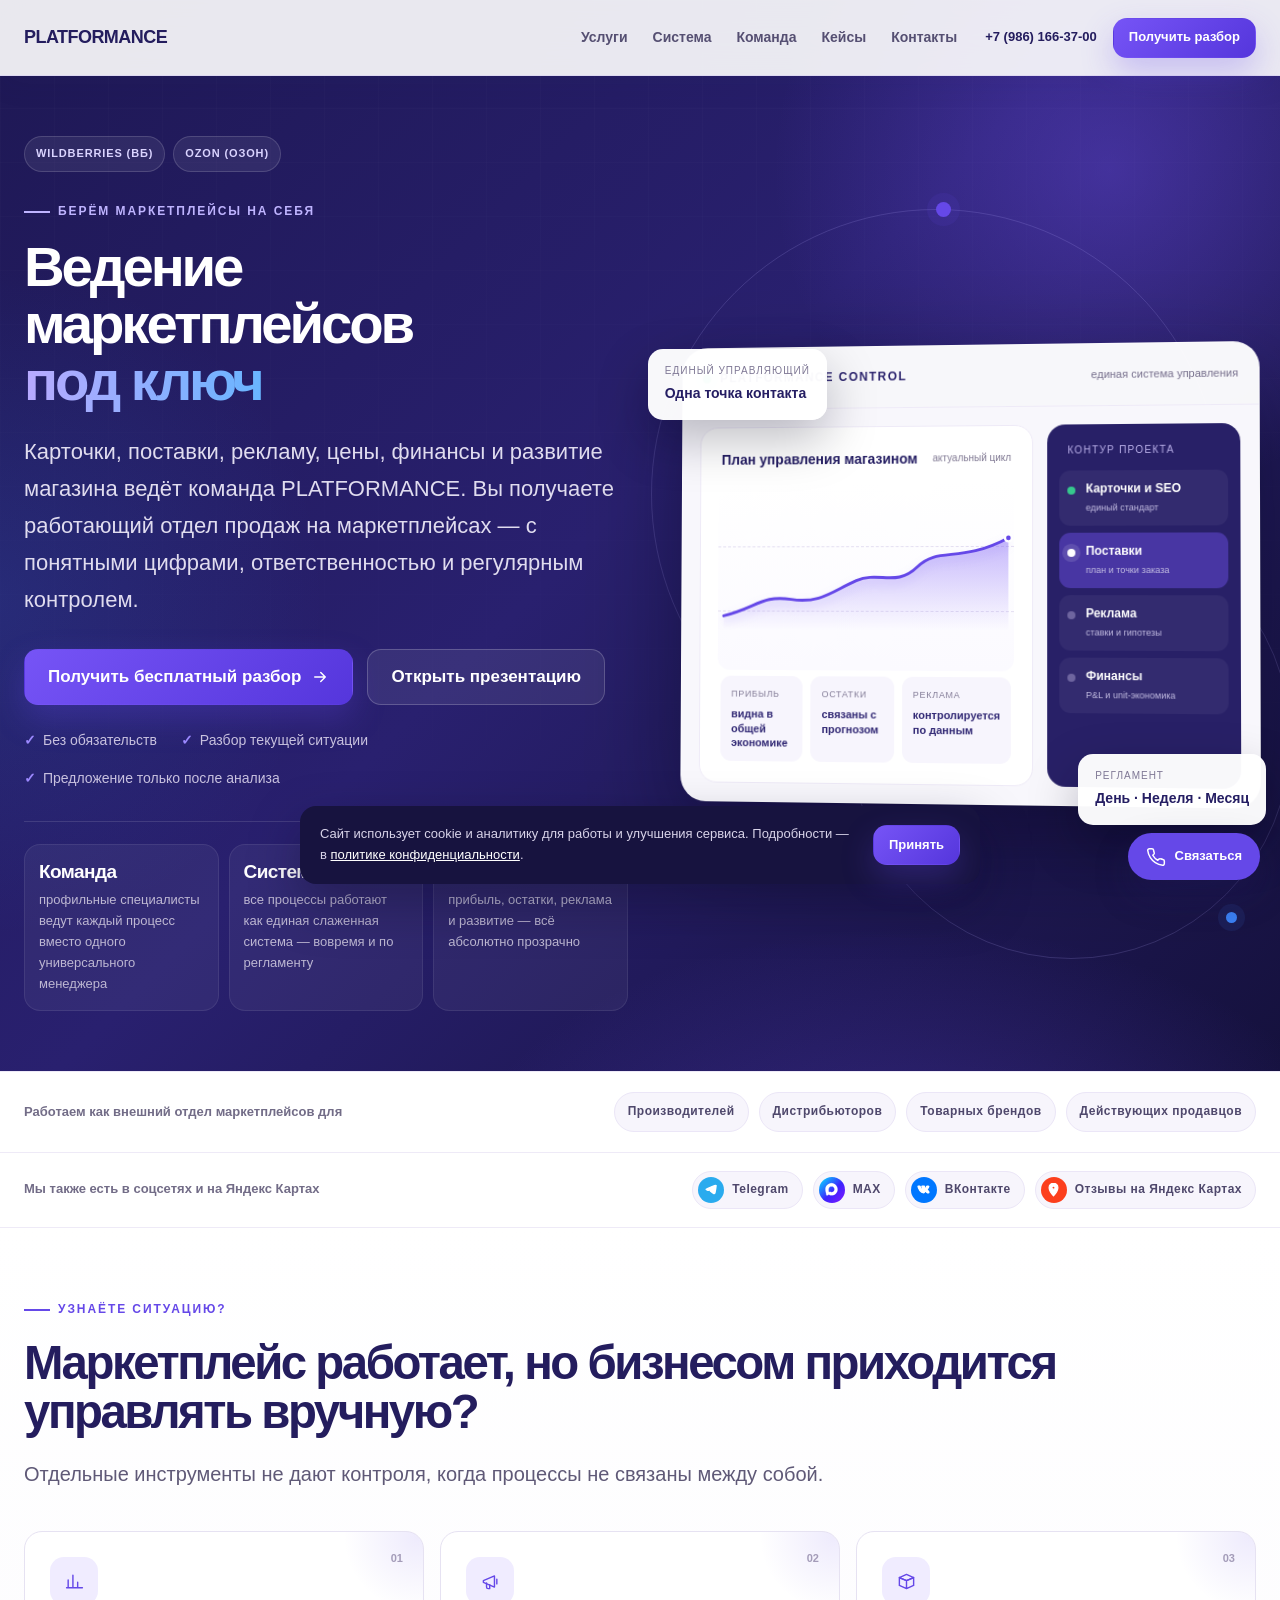
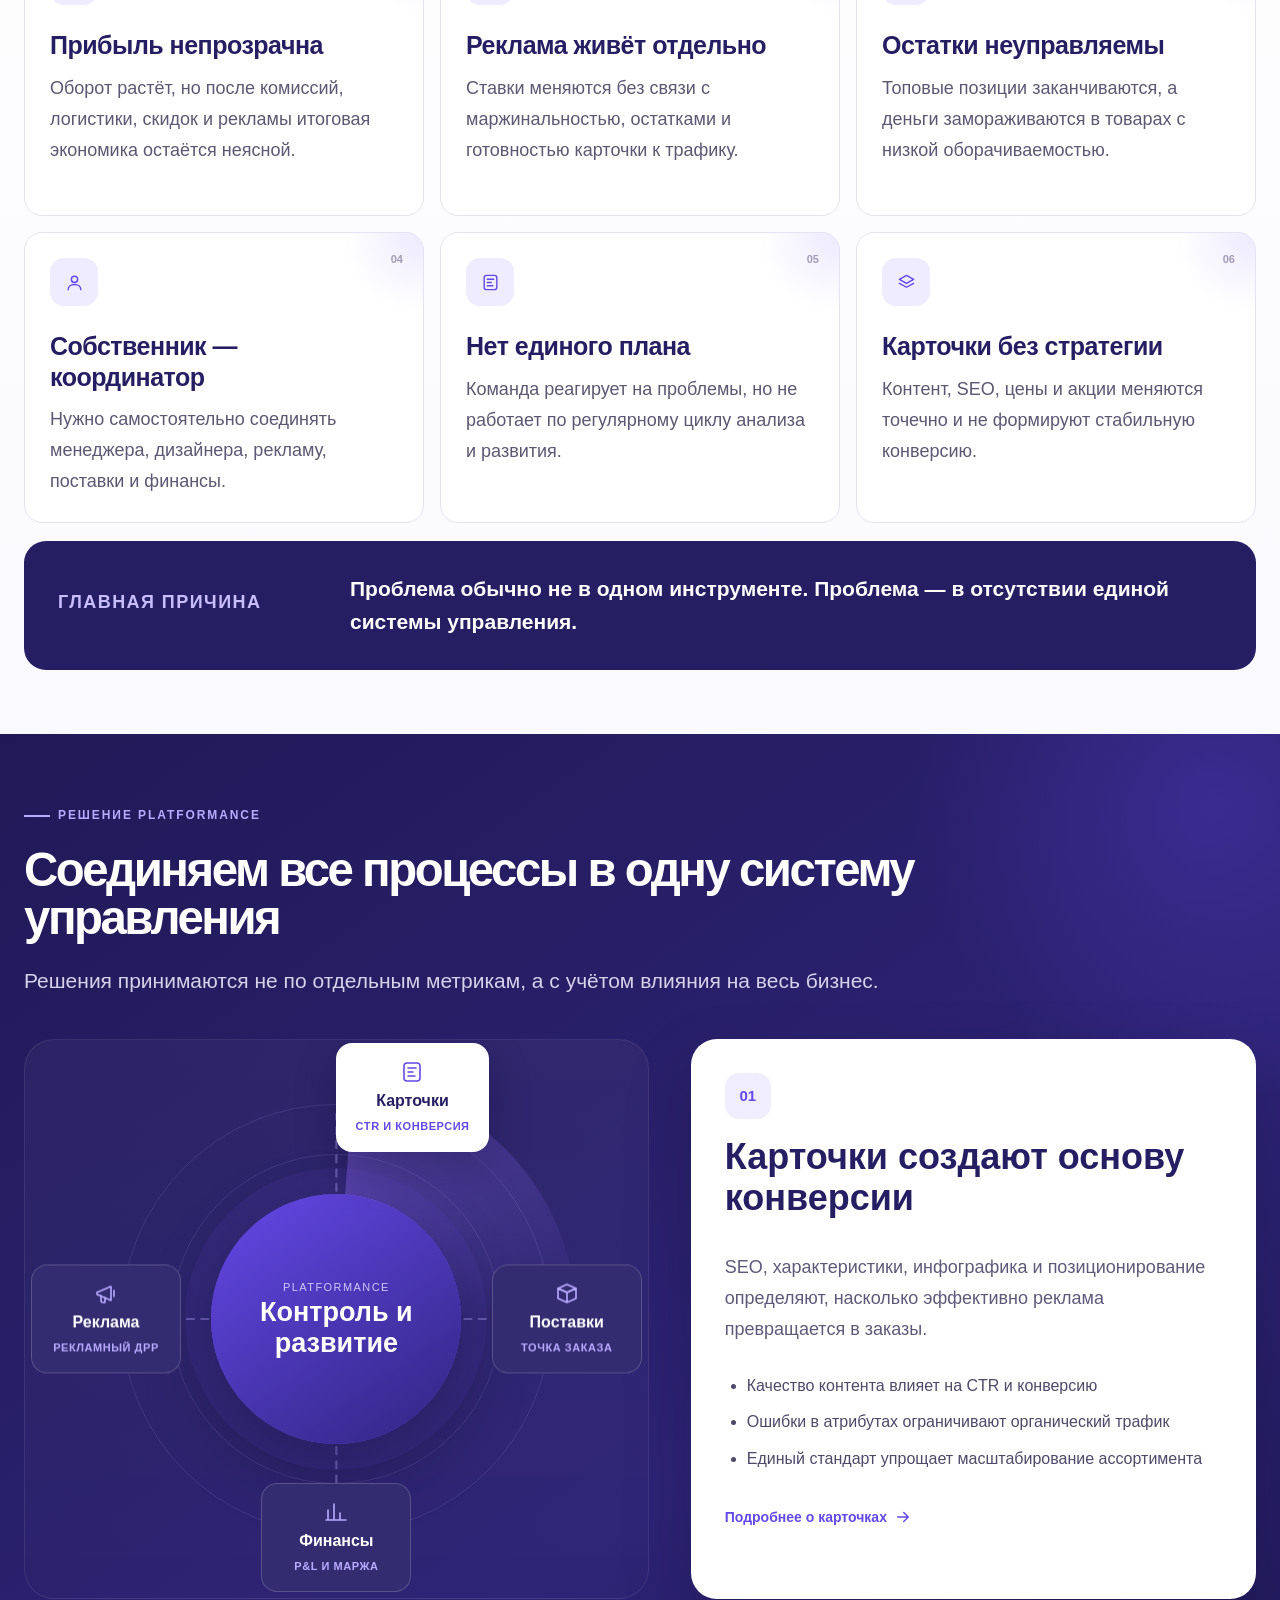
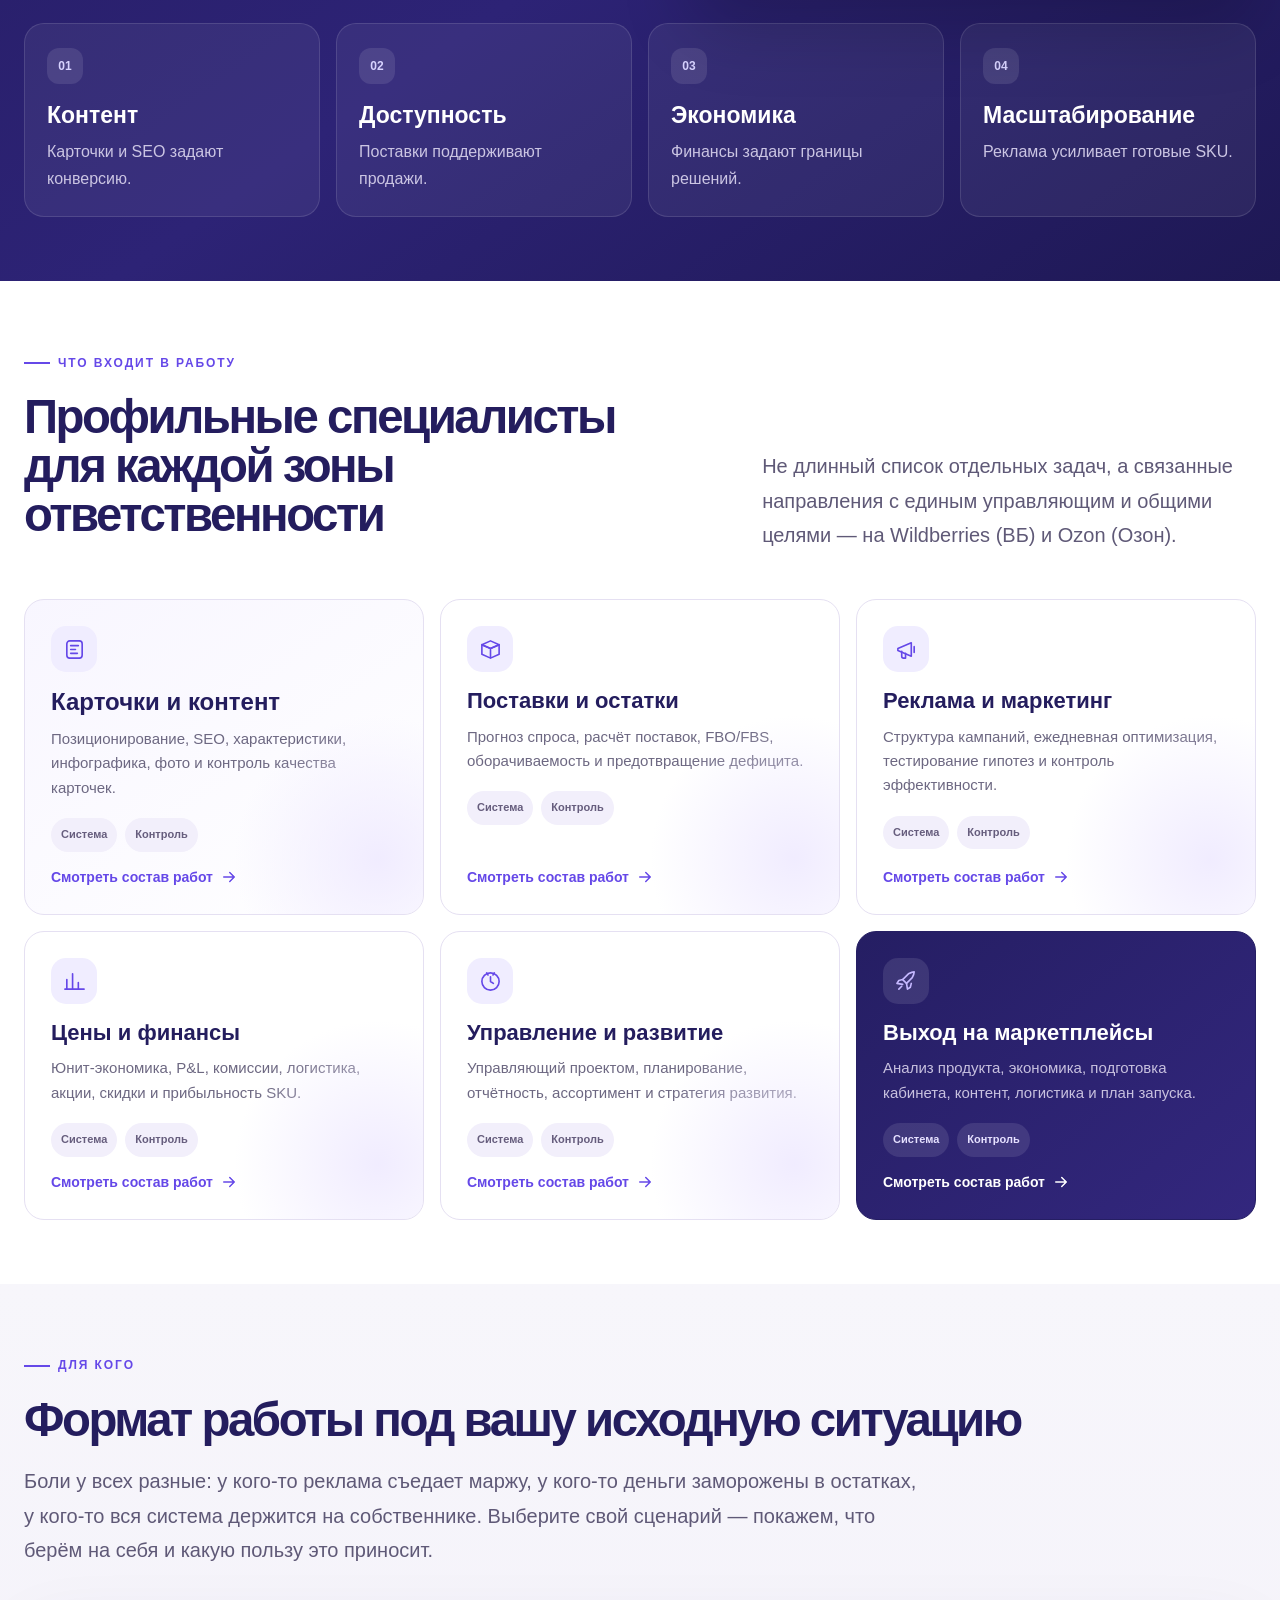
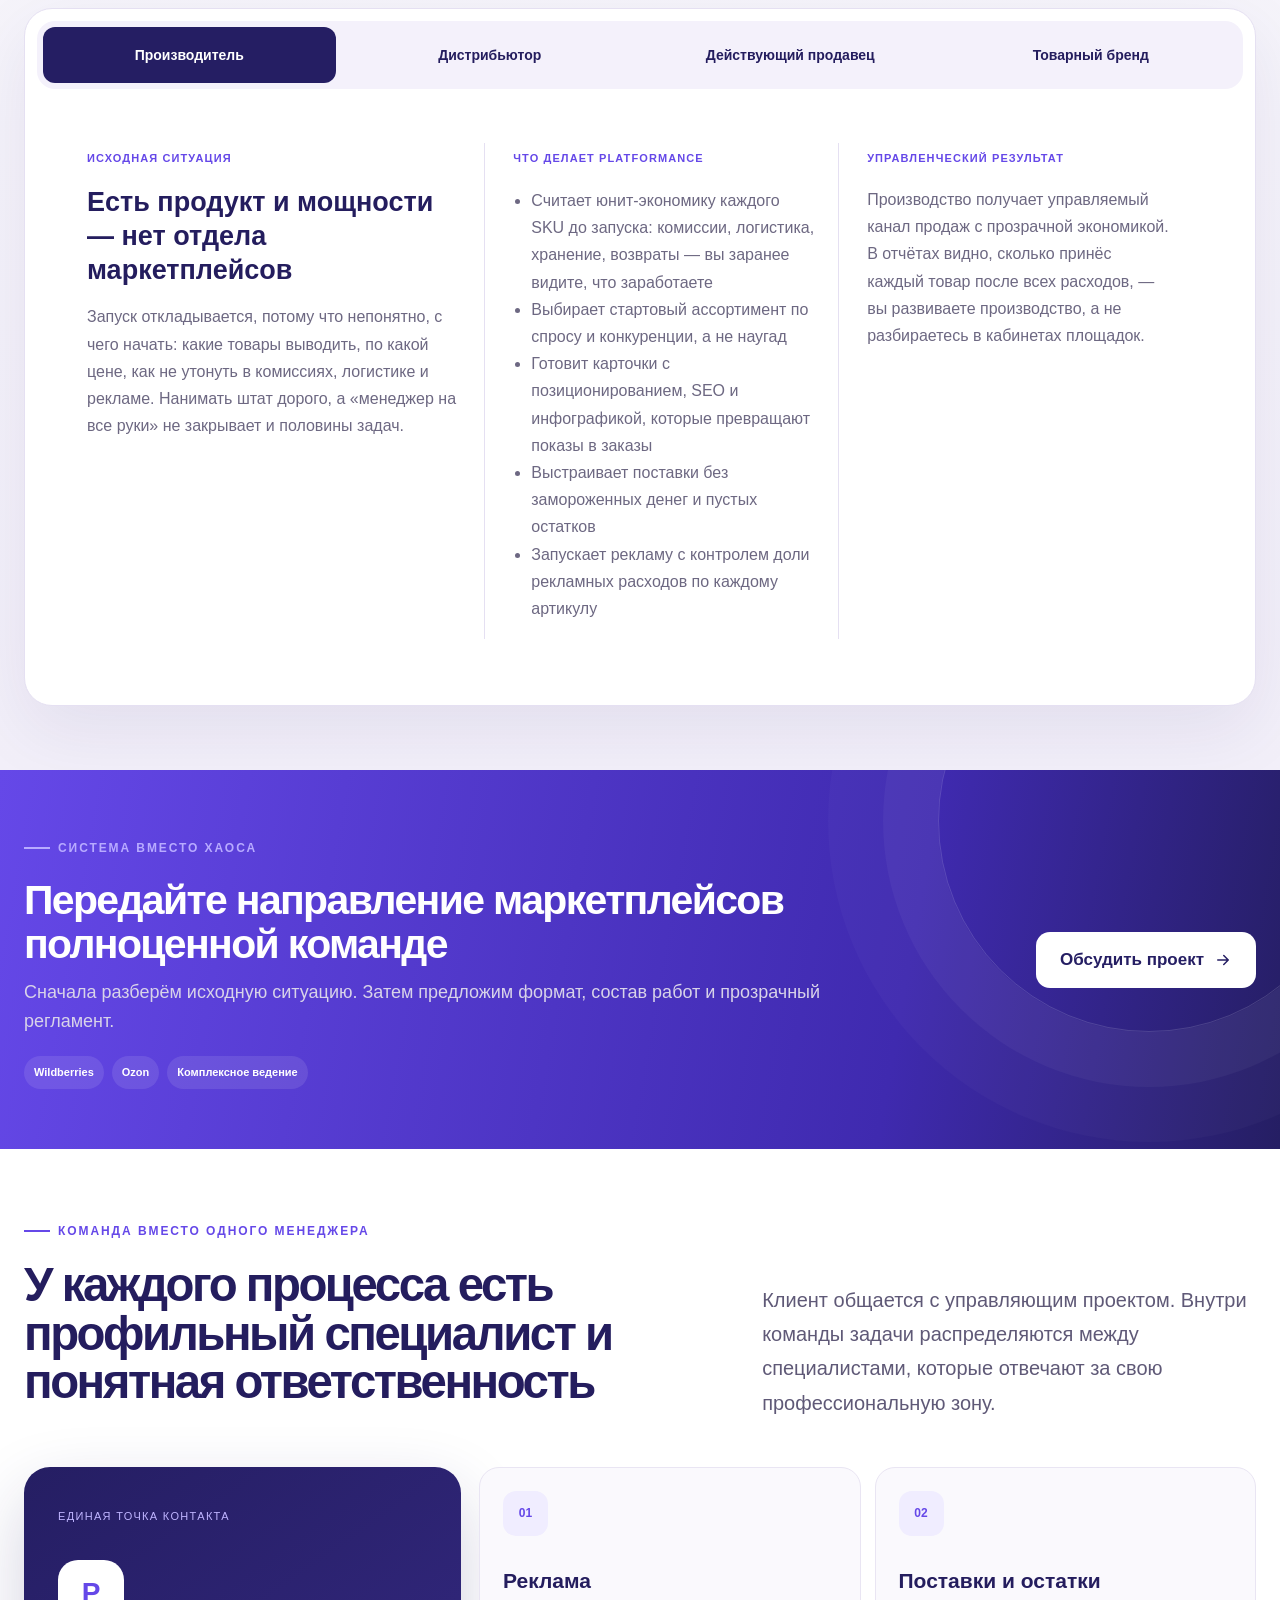
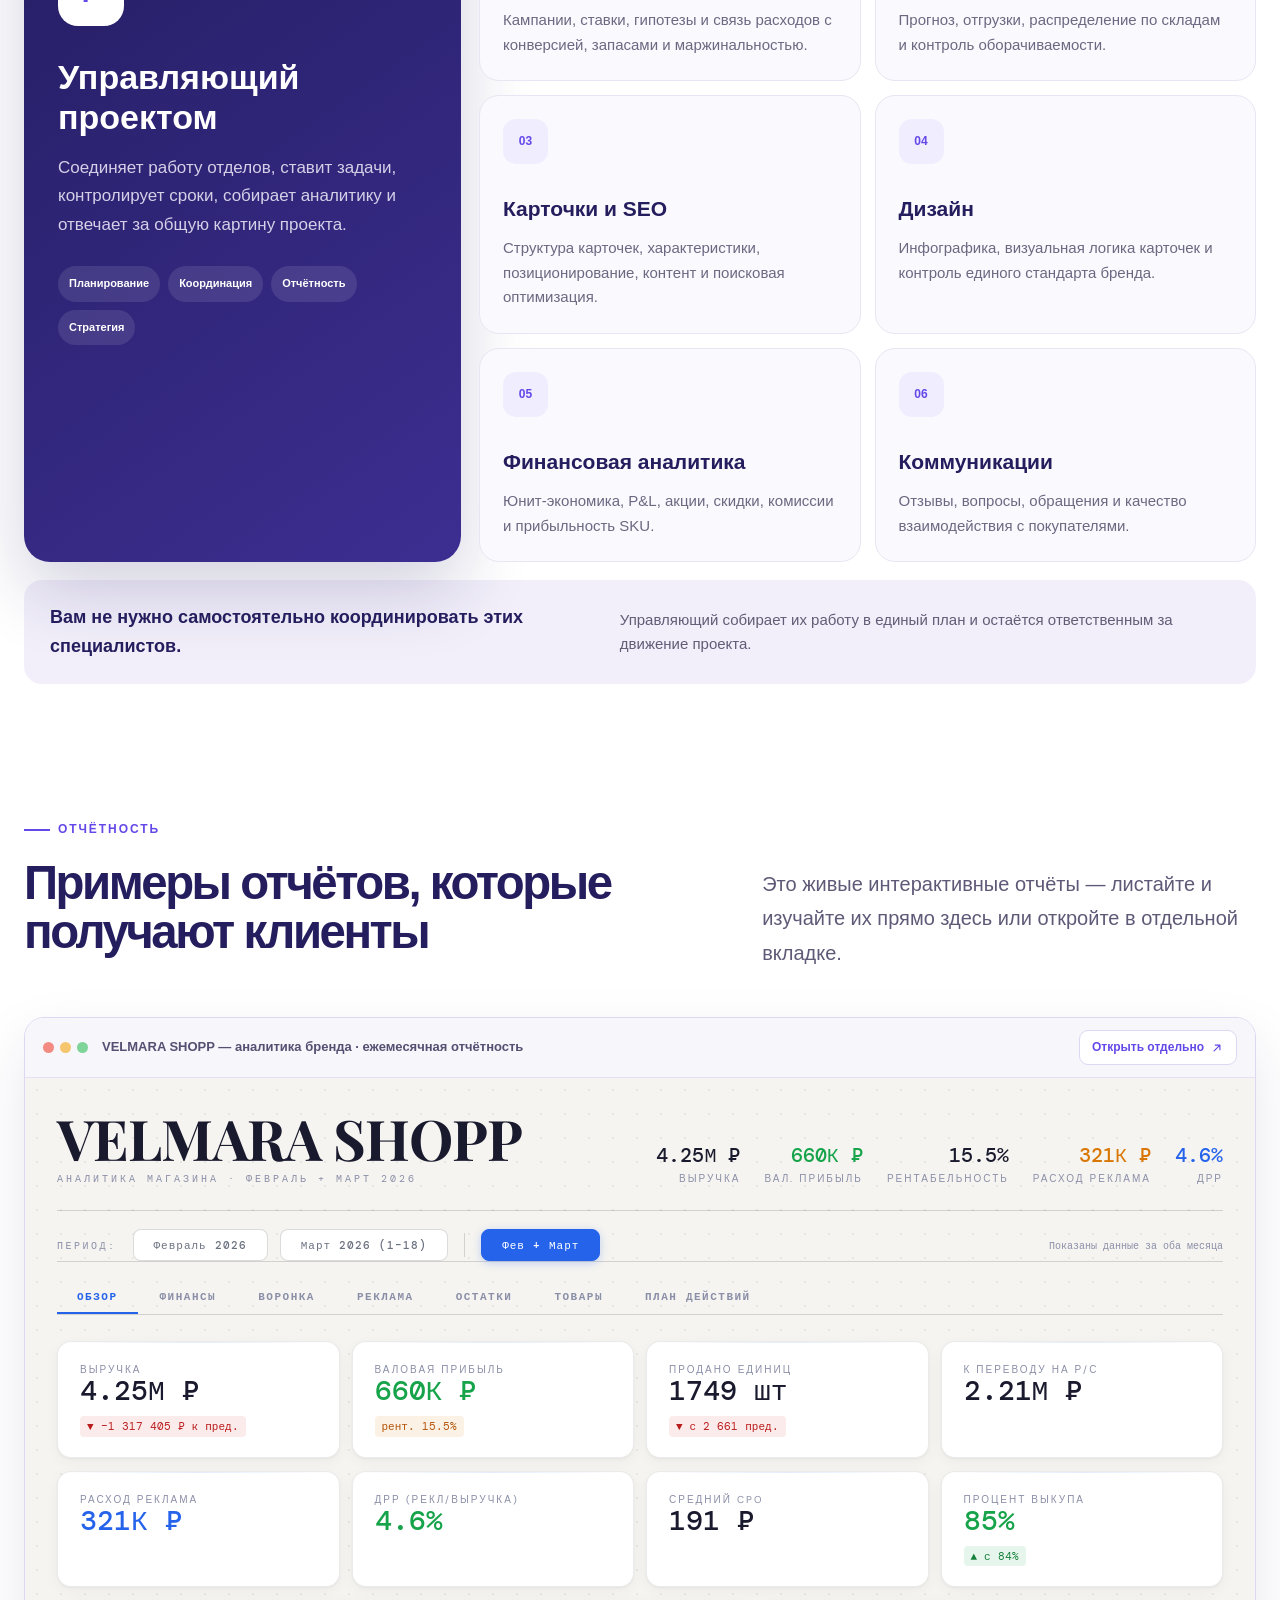
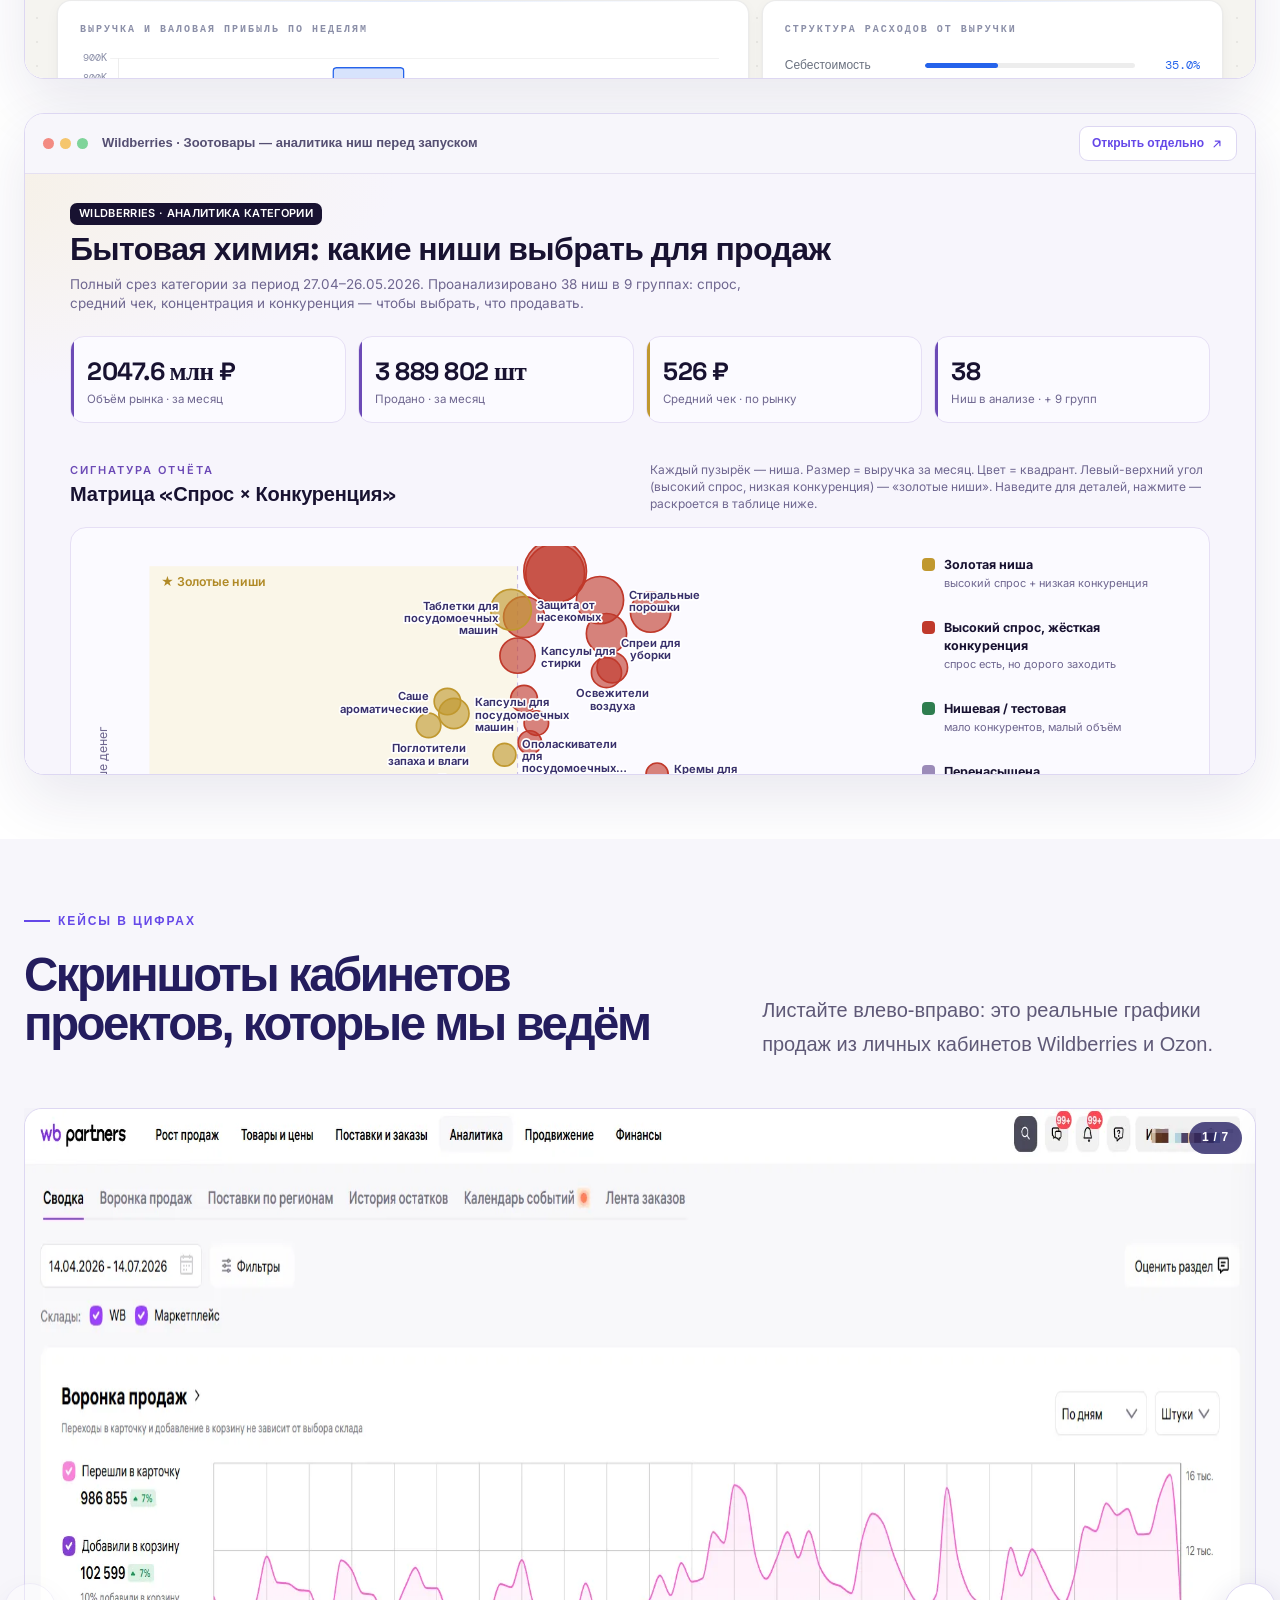
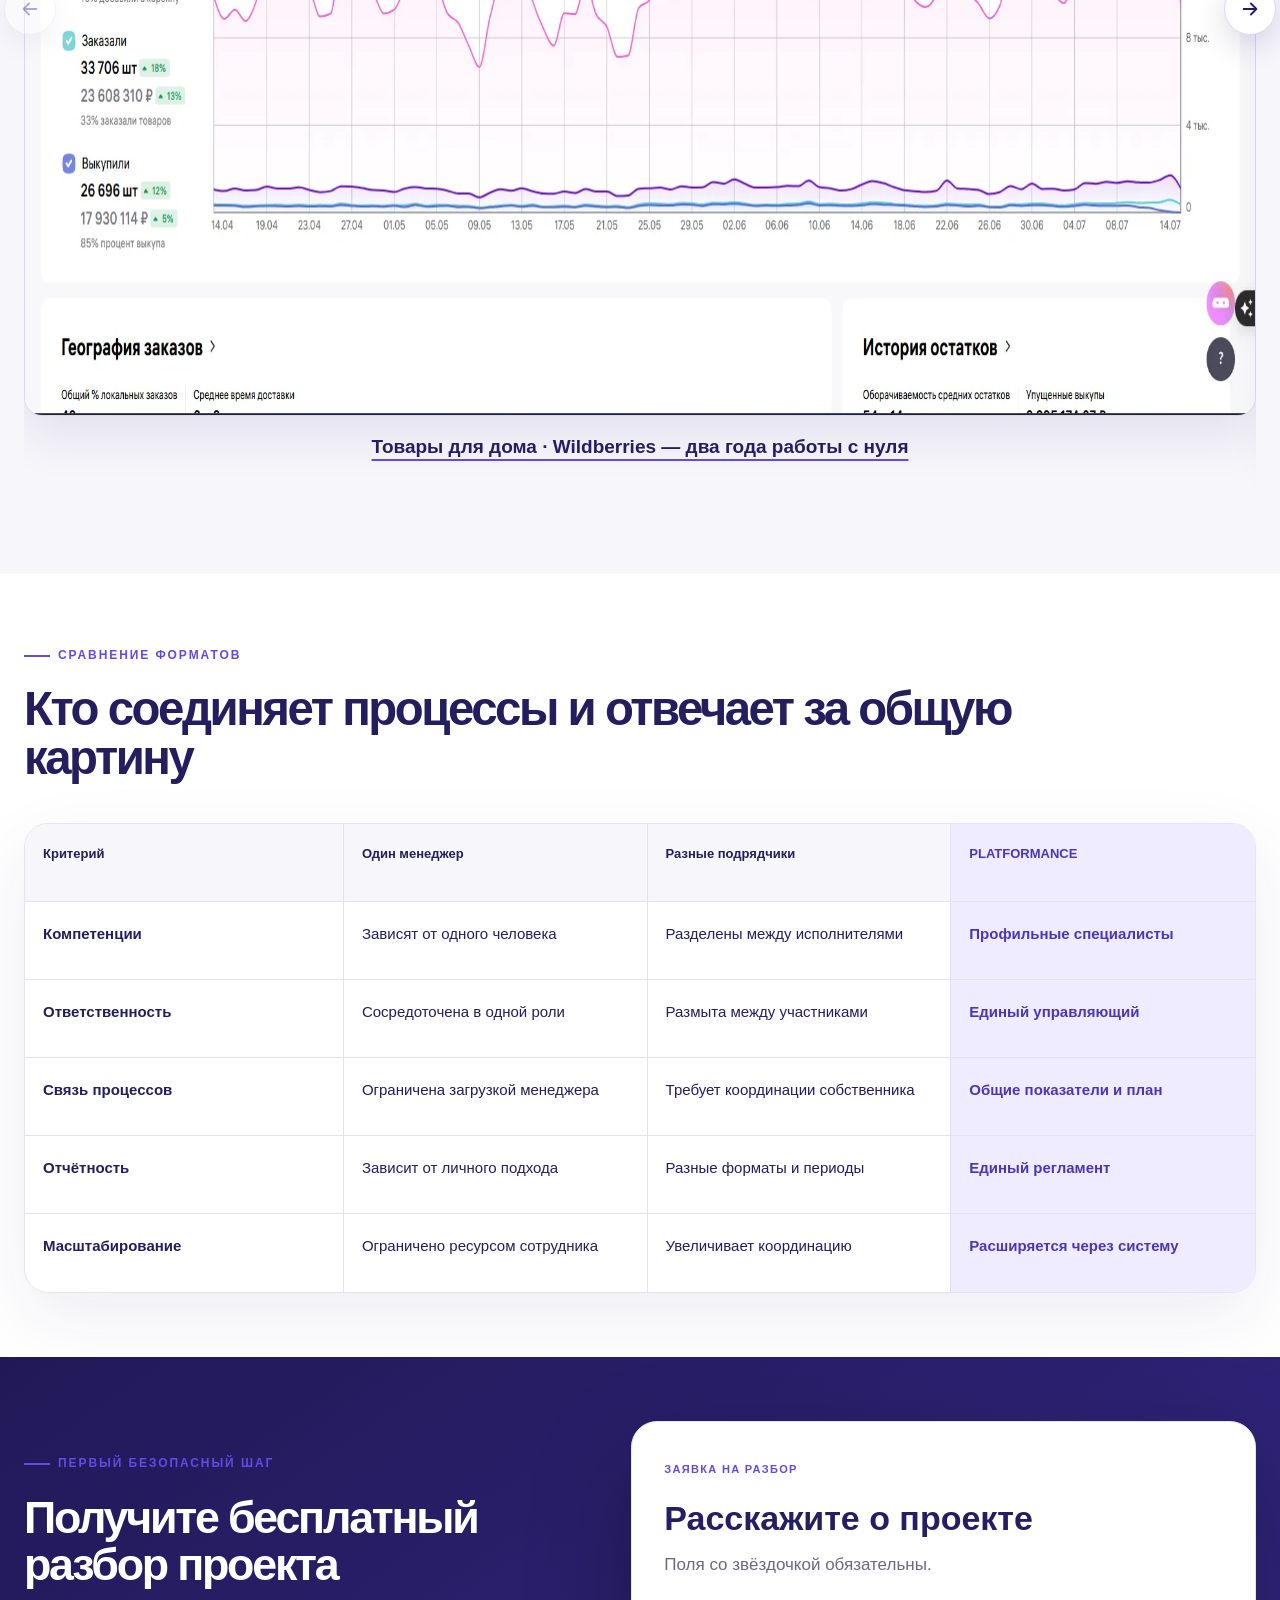
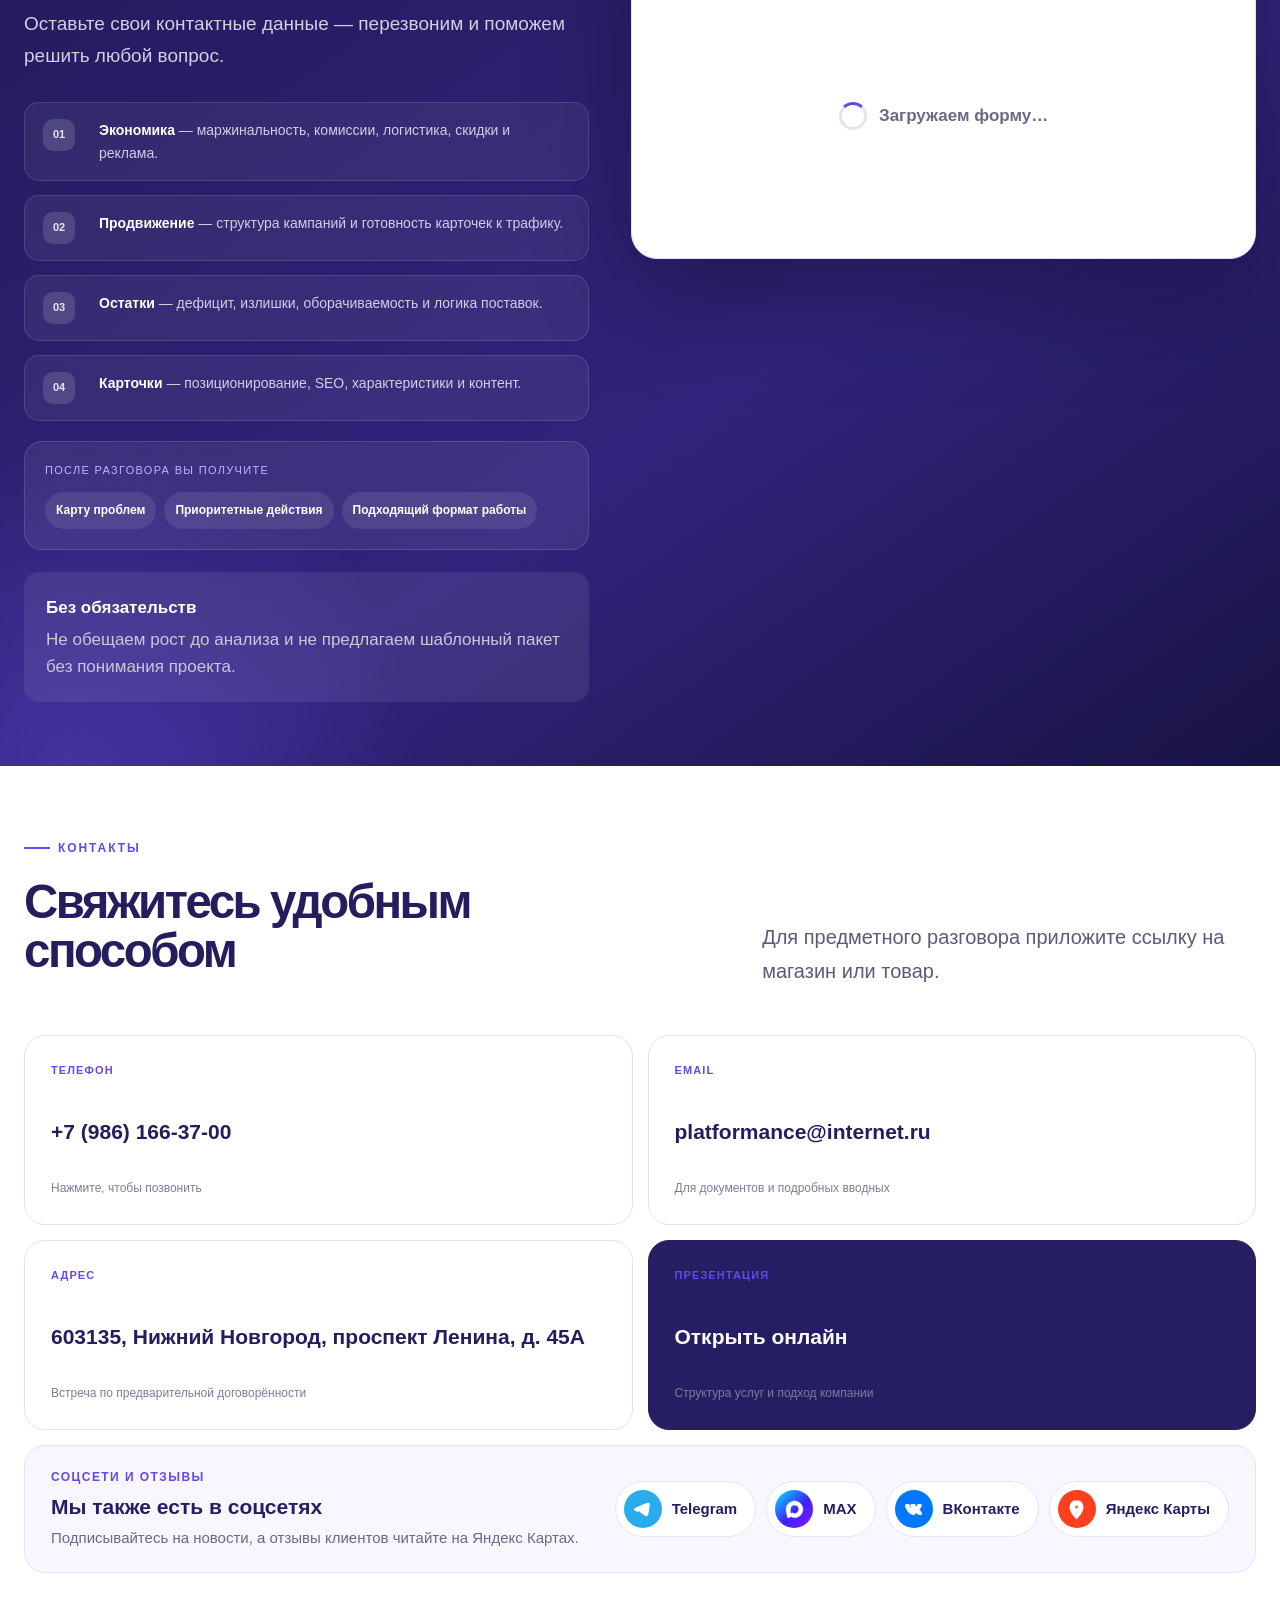
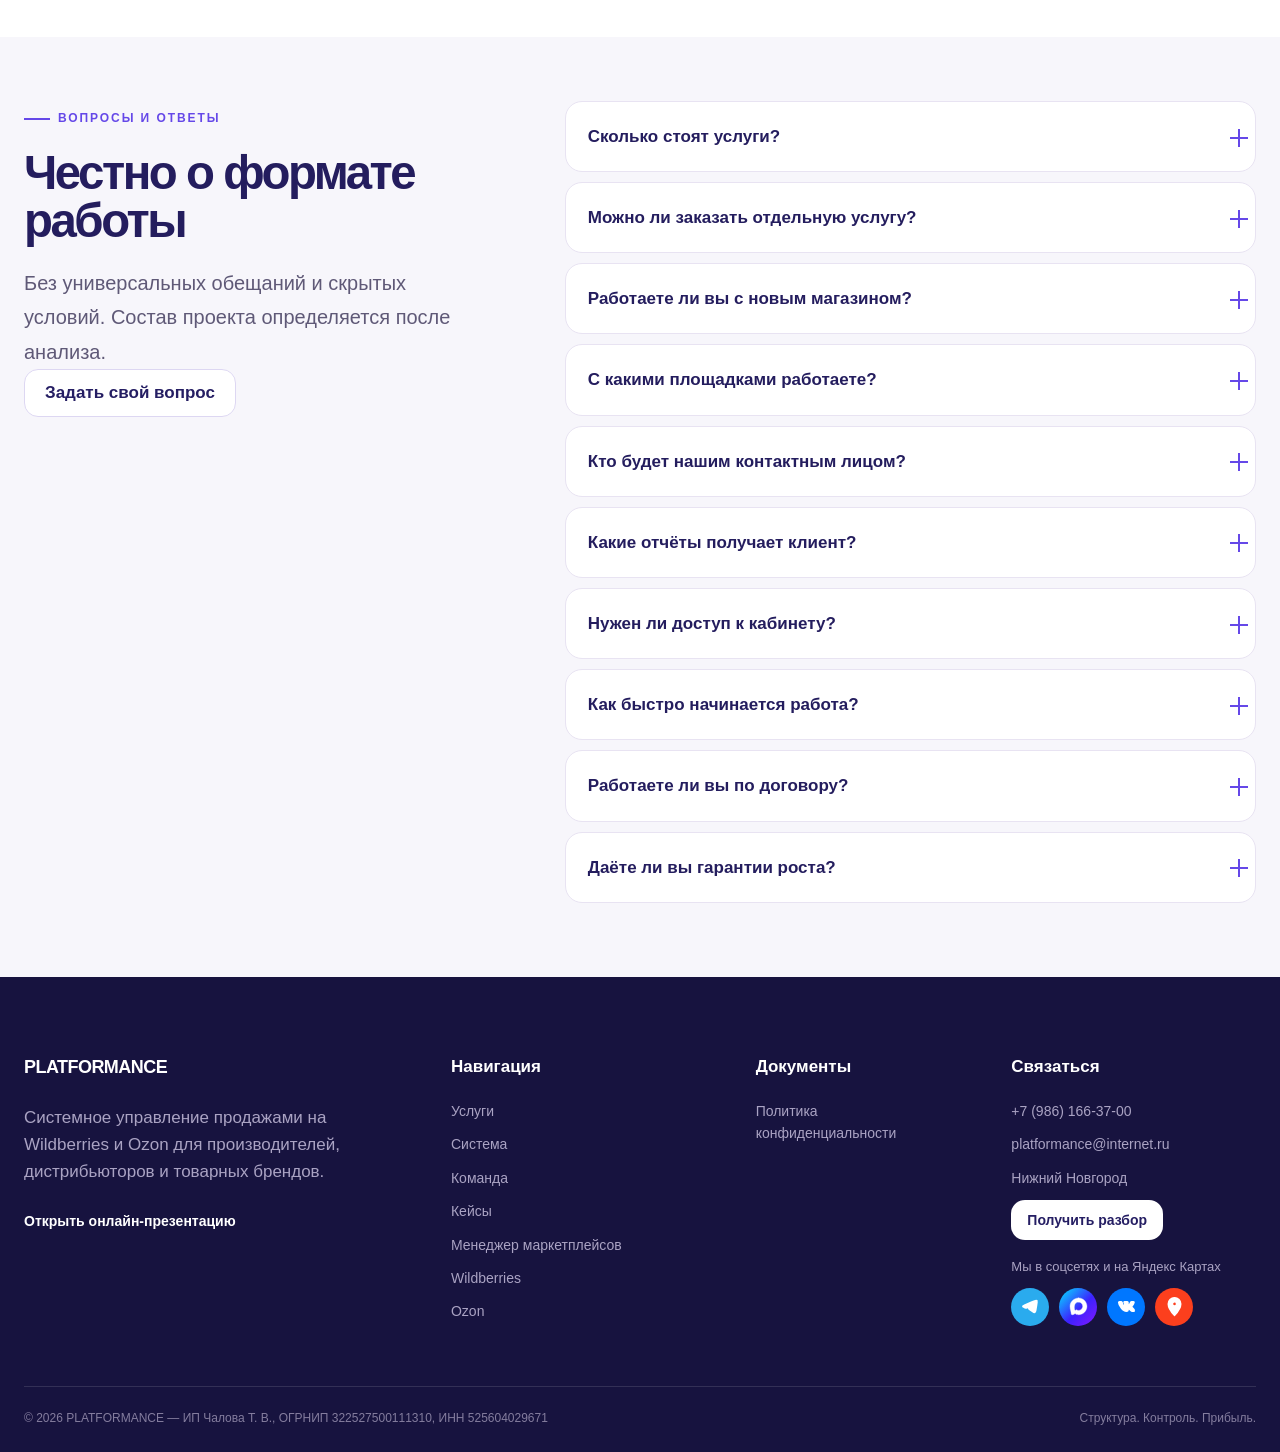
<file: index.html>
<!doctype html>
<html lang="ru">
<head>
<meta charset="utf-8">
<meta name="viewport" content="width=device-width,initial-scale=1,viewport-fit=cover">
<!-- Счётчики (Яндекс.Метрика + Top.Mail.Ru/VK): тяжёлые скрипты качаем после первого
     действия посетителя или через 3,5 с после load. Очереди ym/_tmr создаются сразу,
     поэтому ни один вызов цели не теряется — счётчики разбирают очередь при загрузке. -->
<script type="text/javascript">
   (function(m,e,t,r,i,k,a){m[i]=m[i]||function(){(m[i].a=m[i].a||[]).push(arguments)};
   m[i].l=1*new Date()})(window, document,'script','https://mc.yandex.ru/metrika/tag.js?id=111834033','ym');
   ym(111834033, 'init', {ssr:true, webvisor:true, clickmap:true, trackLinks:true, accurateTrackBounce:true});
   var _tmr = window._tmr || (window._tmr = []);
   _tmr.push({id: "3802153", type: "pageView", start: (new Date()).getTime()});
   (function(){
     var fired = false, evs = ['pointerdown','scroll','keydown','touchstart'];
     function loadCounters(){
       if (fired) return; fired = true;
       evs.forEach(function(ev){ removeEventListener(ev, loadCounters); });
       ['https://mc.yandex.ru/metrika/tag.js?id=111834033','https://top-fwz1.mail.ru/js/code.js'].forEach(function(src){
         var s = document.createElement('script'); s.async = true; s.src = src; document.head.appendChild(s);
       });
     }
     evs.forEach(function(ev){ addEventListener(ev, loadCounters, {passive:true}); });
     addEventListener('load', function(){ setTimeout(loadCounters, 3500); });
   })();
</script>
<noscript><div><img src="https://mc.yandex.ru/watch/111834033" style="position:absolute; left:-9999px;" alt=""></div></noscript>
<noscript><div><img src="https://top-fwz1.mail.ru/counter?id=3802153;js=na" style="position:absolute;left:-9999px;" alt="Top.Mail.Ru" /></div></noscript>
<title>PLATFORMANCE — системное ведение маркетплейсов под ключ</title>
<meta name="description" content="Управление магазином на Wildberries (ВБ) и Ozon (Озон): карточки, поставки, реклама, финансы и развитие в единой системе.">
<meta name="theme-color" content="#251E63">
<link rel="canonical" href="https://platformance.ru/">
<meta name="google-site-verification" content="uvgFaiv7vwYUFSEAVV6nr5bgkuIM4ctYGzQGox0M0mA" />
<link rel="icon" href="assets/favicon.svg" type="image/svg+xml"><link rel="icon" href="assets/favicon-120.png" type="image/png" sizes="120x120"><link rel="apple-touch-icon" href="assets/apple-touch-icon.png">
<meta property="og:type" content="website"><meta property="og:locale" content="ru_RU"><meta property="og:site_name" content="PLATFORMANCE"><meta property="og:title" content="PLATFORMANCE — системное ведение маркетплейсов"><meta property="og:description" content="Команда, которая управляет карточками, поставками, рекламой, финансами и развитием магазина."><meta property="og:url" content="https://platformance.ru/"><meta property="og:image" content="https://platformance.ru/assets/og-cover.png"><meta property="og:image:width" content="1200"><meta property="og:image:height" content="630">
<script>document.documentElement.classList.add('js')</script>
<link rel="stylesheet" href="assets/styles.css?v=26">
<!-- Форма заявки Битрикс24 (~480 КБ в 4 файлах) грузится лениво: загрузчик стартует,
     когда посетитель приблизился к форме на 1500px (или перешёл по якорю #audit).
     Соединения к серверам Битрикса открываем заранее — старт будет быстрым. -->
<link rel="preconnect" href="https://cdn-ru.bitrix24.ru"><link rel="preconnect" href="https://b24-pdnc01.bitrix24.ru">
<script type="application/ld+json">{"@context":"https://schema.org","@graph":[{"@type":"Organization","@id":"https://platformance.ru/#organization","name":"PLATFORMANCE","legalName":"ИП Чалова Татьяна Владимировна","taxID":"525604029671","identifier":"ОГРНИП 322527500111310","url":"https://platformance.ru/","email":"platformance@internet.ru","telephone":"+79861663700","address":{"@type":"PostalAddress","addressLocality":"Нижний Новгород","addressRegion":"Нижегородская область","postalCode":"603135","streetAddress":"проспект Ленина, д. 45А","addressCountry":"RU"},"sameAs":["https://grown-cetacean-x3xdais.gamma.site/","https://t.me/Platformancepublic","https://max.ru/channel_Platformancepublic","https://vk.com/platformance","https://vc.ru/id6088067","https://workspace.ru/contractors/platformance/","https://yandex.ru/maps/org/platformance/71777039199/","https://2gis.ru/n_novgorod/firm/70000001117310529"],"contactPoint":{"@type":"ContactPoint","contactType":"sales","telephone":"+79861663700","email":"platformance@internet.ru","areaServed":"RU","availableLanguage":"Russian"}},{"@type":"WebSite","url":"https://platformance.ru/","name":"PLATFORMANCE","publisher":{"@id":"https://platformance.ru/#organization"}},{"@type":"Service","name":"Системное ведение маркетплейсов под ключ","provider":{"@id":"https://platformance.ru/#organization"},"areaServed":{"@type":"Country","name":"Россия"},"serviceType":"Управление магазинами на Wildberries и Ozon","hasOfferCatalog":{"@type":"OfferCatalog","name":"Услуги PLATFORMANCE","itemListElement":[{"@type":"Offer","itemOffered":{"@type":"Service","name":"Карточки и контент","description":"Структура карточек, характеристики, инфографика и поисковая оптимизация на маркетплейсах"}},{"@type":"Offer","itemOffered":{"@type":"Service","name":"Поставки и остатки","description":"Прогноз спроса, отгрузки, распределение по складам и контроль оборачиваемости"}},{"@type":"Offer","itemOffered":{"@type":"Service","name":"Реклама и маркетинг","description":"Кампании, ставки, тесты и связь рекламных расходов с юнит-экономикой"}},{"@type":"Offer","itemOffered":{"@type":"Service","name":"Цены и финансы","description":"Юнит-экономика, P&L, акции, скидки и прибыльность SKU"}},{"@type":"Offer","itemOffered":{"@type":"Service","name":"Управление и развитие","description":"Планирование ассортимента, отчётность и координация работы команды"}},{"@type":"Offer","itemOffered":{"@type":"Service","name":"Выход на маркетплейсы","description":"Запуск магазина на Wildberries и Ozon: кабинет, документы, первые поставки"}}]}},{"@type":"FAQPage","@id":"https://platformance.ru/#faq","mainEntity":[{"@type":"Question","name":"Сколько стоят услуги?","acceptedAnswer":{"@type":"Answer","text":"Стоимость определяется после анализа проекта и зависит от ассортимента, состояния кабинета, количества площадок и объёма задач. До знакомства с проектом мы не называем шаблонную цену."}},{"@type":"Question","name":"Можно ли заказать отдельную услугу?","acceptedAnswer":{"@type":"Answer","text":"Да, когда задача действительно локальная. На разборе мы объясним, можно ли решить её отдельно или причина связана с рекламой, карточками, поставками либо экономикой."}},{"@type":"Question","name":"Работаете ли вы с новым магазином?","acceptedAnswer":{"@type":"Answer","text":"Да, если у проекта есть продукт, ресурсы для запуска и готовность выстраивать экономику, контент, логистику и продвижение как единую систему."}},{"@type":"Question","name":"С какими площадками работаете?","acceptedAnswer":{"@type":"Answer","text":"Основные направления — Wildberries (ВБ) и Ozon (Озон). Другие площадки обсуждаются только при наличии подходящей компетенции и подтверждённого объёма работ."}},{"@type":"Question","name":"Кто будет нашим контактным лицом?","acceptedAnswer":{"@type":"Answer","text":"У проекта есть управляющий, который координирует профильных специалистов, собирает общую картину и остаётся единым контактным лицом для клиента."}},{"@type":"Question","name":"Какие отчёты получает клиент?","acceptedAnswer":{"@type":"Answer","text":"Регулярные отчёты по ключевым изменениям, рекламе, остаткам и ассортименту, а также ежемесячный финансовый разбор и обновление плана развития."}},{"@type":"Question","name":"Нужен ли доступ к кабинету?","acceptedAnswer":{"@type":"Answer","text":"Для полноценного аудита и ведения необходимы рабочие доступы к данным проекта. Их объём и порядок передачи фиксируются на этапе онбординга."}},{"@type":"Question","name":"Как быстро начинается работа?","acceptedAnswer":{"@type":"Answer","text":"Срок старта зависит от готовности данных, доступов и согласования договора. После онбординга команда формирует первичный план и запускает регулярный рабочий цикл."}},{"@type":"Question","name":"Работаете ли вы по договору?","acceptedAnswer":{"@type":"Answer","text":"Да. Формат, состав работ, ответственность, коммуникация и порядок оплаты фиксируются до начала работы."}},{"@type":"Question","name":"Даёте ли вы гарантии роста?","acceptedAnswer":{"@type":"Answer","text":"Мы не обещаем конкретный оборот до анализа. Мы отвечаем за прозрачный процесс, регламент, расчёты, качество исполнения и обоснованность управленческих решений."}}]}]}</script>
<script src="assets/config.js?v=25" defer></script><script src="assets/app.js?v=26" defer></script>
</head>
<body>
<a class="skip-link" href="#main">Перейти к содержанию</a>
<header class="site-header" data-header>
  <div class="container header-inner">
    <a class="brand" href="#top" aria-label="PLATFORMANCE — на главную">
      <span>PLATFORMANCE</span>
    </a>
    <nav class="desktop-nav" aria-label="Основная навигация">
      <a href="#services">Услуги</a><a href="#system">Система</a><a href="#team">Команда</a><a href="#case-gallery">Кейсы</a><a href="#contacts">Контакты</a>
    </nav>
    <div class="header-actions"><a class="header-phone" href="tel:+79861663700">+7 (986) 166-37-00</a><a class="btn btn-sm btn-primary" href="#audit">Получить разбор</a></div>
    <button class="menu-toggle" type="button" aria-expanded="false" aria-controls="mobile-menu" data-menu-toggle><span></span><span></span><span></span><b class="sr-only">Открыть меню</b></button>
  </div>
  <nav class="mobile-menu" id="mobile-menu" data-mobile-menu aria-label="Мобильная навигация">
    <a href="#services">Услуги</a><a href="#system">Система</a><a href="#team">Команда</a><a href="#case-gallery">Кейсы</a><a href="#contacts">Контакты</a><a class="btn btn-primary" href="#audit">Получить разбор</a><a href="tel:+79861663700">+7 (986) 166-37-00</a>
  </nav>
</header>
<main id="main">
<section class="hero" id="top">
  <div class="hero-grid-bg"></div><div class="hero-glow"></div>
  <div class="container hero-grid">
    <div class="hero-copy reveal">
      <span class="eyebrow">Агентство по управлению маркетплейсами</span>
      <h1>Системное ведение <span class="text-gradient">маркетплейсов</span> под ключ</h1>
      <p class="lead">Берём на себя карточки, поставки, рекламу, цены, финансы и развитие магазина — чтобы собственник контролировал прибыль, а не ежедневные задачи.</p>
      <div class="hero-actions"><a class="btn btn-primary btn-lg" href="#audit">Получить бесплатный разбор <svg viewBox="0 0 24 24" aria-hidden="true"><path d="M5 12h14M13 6l6 6-6 6"/></svg></a><a class="btn btn-secondary btn-lg" href="#system">Посмотреть, как мы работаем</a></div>
      <div class="hero-trust"><span><i>✓</i> Без обязательств</span><span><i>✓</i> Анализ текущей ситуации</span><span><i>✓</i> Основные точки роста</span></div>
      <div class="hero-stats"><div><b>5 лет</b><span>опыта на маркетплейсах</span></div><div><b>2000+</b><span>созданных карточек</span></div><div><b>WB · Ozon</b><span>ключевые площадки</span></div></div>
    </div>
    <div class="hero-visual reveal delay-1" aria-label="Визуализация системы управления магазином">
      <div class="dashboard">
        <div class="dashboard-top"><span></span><span></span><span></span><b>CONTROL CENTER</b></div>
        <div class="dashboard-body">
          <div class="dashboard-main">
            <div class="dashboard-title"><span>Динамика управления</span><em>обновлено сегодня</em></div>
            <div class="mini-chart"><i style="--h:38%"></i><i style="--h:57%"></i><i style="--h:48%"></i><i style="--h:72%"></i><i style="--h:83%"></i><i style="--h:68%"></i><i style="--h:91%"></i></div>
            <div class="dashboard-metrics"><span><b>Маржа</b><em>под контролем</em></span><span><b>Остатки</b><em>по прогнозу</em></span></div>
          </div>
          <div class="dashboard-side"><span>Карточки</span><span>Поставки</span><span>Реклама</span><span>Финансы</span><span>Аналитика</span></div>
        </div>
      </div>
      <div class="orbit orbit-one"></div><div class="orbit orbit-two"></div>
    </div>
  </div>
</section>
<section class="signal-strip"><div class="container"><p>Для производителей, дистрибьюторов и товарных брендов</p><div><span>WILDBERRIES</span><span>OZON</span><span>FBO / FBS</span><span>P&amp;L</span><span>UNIT-ЭКОНОМИКА</span></div></div></section>
<section class="social-bar" aria-label="PLATFORMANCE в соцсетях и на Яндекс Картах"><div class="container"><p>Мы также есть в соцсетях и на Яндекс Картах</p><div><a class="social-chip social-tg" href="https://t.me/Platformancepublic" target="_blank" rel="noopener"><i><svg viewBox="1.6 2.7 20 20" aria-hidden="true"><path fill="currentColor" d="M16.906 7.224c.1-.002.321.023.465.14a.506.506 0 0 1 .171.325c.016.093.036.306.02.472-.18 1.898-.962 6.502-1.36 8.627-.168.9-.499 1.201-.82 1.23-.696.065-1.225-.46-1.9-.902-1.056-.693-1.653-1.124-2.678-1.8-1.185-.78-.417-1.21.258-1.91.177-.184 3.247-2.977 3.307-3.23.007-.032.014-.15-.056-.212s-.174-.041-.249-.024c-.106.024-1.793 1.14-5.061 3.345-.48.33-.913.49-1.302.48-.428-.008-1.252-.241-1.865-.44-.752-.245-1.349-.374-1.297-.789.027-.216.325-.437.893-.663 3.498-1.524 5.83-2.529 6.998-3.014 3.332-1.386 4.025-1.627 4.476-1.635z"/></svg></i>Telegram</a><a class="social-chip social-max" href="https://max.ru/channel_Platformancepublic" target="_blank" rel="noopener"><i><svg viewBox="-12 -11 124 124" aria-hidden="true"><path fill="currentColor" fill-rule="evenodd" d="M50.8 0.3C78.3 0.3 99.9 22.6 99.9 50.1C99.9 77.7 77.6 99.5 51 99.5C41.6 99.5 37 98.2 29.6 92.9C29.1 92.6 28.4 92.7 28 93.1C22.4 99.2 7.8 103.4 7.2 95.2C7.2 80.8 0 71.4 0 49.9C0 21.6 23.2 0.3 50.8 0.3ZM51.5 24.8C38.5 24.1 28.3 33.2 26 47.4C24.1 59.1 27.4 73.5 30.3 74.2C31.5 74.5 34.4 72.3 36.5 70.3C36.9 69.9 37.5 69.9 37.9 70.1C41.2 72.1 44.9 73.6 49 73.9C62.4 74.6 74.3 64.1 75 50.6C75.7 37.2 64.9 25.5 51.5 24.8V24.8Z"/></svg></i>MAX</a><a class="social-chip social-vk" href="https://vk.com/platformance" target="_blank" rel="noopener"><i><svg viewBox="1 1.4 22 22" aria-hidden="true"><path fill="currentColor" d="M19.376 17.123h-1.744c-.66 0-.864-.525-2.05-1.727-1.033-1-1.49-1.135-1.744-1.135-.356 0-.458.102-.458.593v1.575c0 .424-.135.678-1.253.678-1.846 0-3.896-1.118-5.335-3.202C4.624 10.857 4.03 8.57 4.03 8.096c0-.254.102-.491.593-.491h1.744c.44 0 .61.203.78.678.863 2.49 2.303 4.675 2.896 4.675.22 0 .322-.102.322-.66V9.721c-.068-1.186-.695-1.287-.695-1.71 0-.204.17-.407.44-.407h2.744c.373 0 .508.203.508.643v3.473c0 .372.17.508.271.508.22 0 .407-.136.813-.542 1.254-1.406 2.151-3.574 2.151-3.574.119-.254.322-.491.763-.491h1.744c.525 0 .644.27.525.643-.22 1.017-2.354 4.031-2.354 4.031-.186.305-.254.44 0 .78.186.254.796.779 1.203 1.253.745.847 1.32 1.558 1.473 2.05.17.49-.085.744-.576.744z"/></svg></i>ВКонтакте</a><a class="social-chip social-ya" href="https://yandex.ru/maps/org/platformance/71777039199/reviews/" target="_blank" rel="noopener"><i><svg viewBox="0 0 24 24" aria-hidden="true"><path fill="currentColor" d="M12 2C8.13 2 5 5.13 5 9c0 5.25 7 13 7 13s7-7.75 7-13c0-3.87-3.13-7-7-7zm0 9.5a2.5 2.5 0 1 1 0-5 2.5 2.5 0 0 1 0 5z"/></svg></i>Отзывы на Яндекс Картах</a></div></div></section>

<!-- ======== МОБИЛЬНАЯ УПРОЩЁННАЯ ВЕРСИЯ (видна только до 767px, см. m-only в styles.css) ======== -->
<section class="m-only m-results" aria-label="Результаты клиентов">
  <div class="container">
    <div class="eyebrow">Результаты клиентов</div>
    <div class="m-numgrid">
      <div class="m-num"><b>83,6&nbsp;млн&nbsp;₽</b><span>выручка клиента за месяц — проект вели с полного нуля</span></div>
      <div class="m-num"><b>2 года</b><span>работы с этим клиентом — от старта до лидера ниши</span></div>
      <div class="m-num m-num-wide"><span><b>7 ниш</b> — от косметики до зоотоваров</span><button type="button" data-m-gallery-open>Смотреть кейсы →</button></div>
    </div>
  </div>
</section>
<section class="m-only m-svc" aria-label="Что берём на себя">
  <div class="container">
    <div class="eyebrow">Что берём на себя</div>
    <div class="m-svcgrid">
      <div class="m-svc-item"><i><svg viewBox="0 0 24 24"><rect x="4" y="3" width="16" height="18" rx="3"/><path d="M8 8h8M8 12h5M8 16h7"/></svg></i>Карточки и SEO</div>
      <div class="m-svc-item"><i><svg viewBox="0 0 24 24"><path d="m3 7 9-4 9 4-9 4-9-4Z"/><path d="m3 7 9 4 9-4M12 11v10M3 7v10l9 4 9-4V7"/></svg></i>Поставки и остатки</div>
      <div class="m-svc-item"><i><svg viewBox="0 0 24 24"><path d="m3 11 14-6v14L3 13v-2Z"/><path d="M7 14v5a2 2 0 0 0 2 2h2v-5M20 9v6"/></svg></i>Реклама</div>
      <div class="m-svc-item"><i><svg viewBox="0 0 24 24"><path d="M4 20V10M10 20V4M16 20v-7M22 20H2"/></svg></i>Цены и финансы</div>
      <div class="m-svc-item"><i><svg viewBox="0 0 24 24"><circle cx="12" cy="12" r="9"/><path d="M12 7v5l3 2"/></svg></i>Управление</div>
      <div class="m-svc-item"><i><svg viewBox="0 0 24 24"><path d="M14 4c4-2 6-2 6-2s0 2-2 6l-6 6-4-4 6-6Z"/><path d="m8 10-4 1-2 3 6 1M12 14l1 6 3-2 1-4"/></svg></i>Запуск с нуля</div>
    </div>
  </div>
</section>
<section class="section" id="problems">
  <div class="container">
    <div class="section-head reveal"><span class="eyebrow">Узнаёте ситуацию?</span><h2>Маркетплейс работает, но бизнесом приходится управлять вручную?</h2><p>Отдельные инструменты не дают контроля, когда процессы не связаны между собой.</p></div>
    <div class="problem-grid">
      <article class="problem-card reveal"><span>01</span><h3>Прибыль непрозрачна</h3><p>Оборот растёт, но после комиссий, логистики, скидок и рекламы итоговая экономика остаётся неясной.</p></article>
      <article class="problem-card reveal"><span>02</span><h3>Реклама живёт отдельно</h3><p>Ставки меняются без связи с маржинальностью, остатками и готовностью карточки к трафику.</p></article>
      <article class="problem-card reveal"><span>03</span><h3>Остатки неуправляемы</h3><p>Топовые позиции заканчиваются, а деньги замораживаются в товарах с низкой оборачиваемостью.</p></article>
      <article class="problem-card reveal"><span>04</span><h3>Собственник — координатор</h3><p>Нужно самостоятельно соединять менеджера, дизайнера, рекламу, поставки и финансы.</p></article>
      <article class="problem-card reveal"><span>05</span><h3>Нет единого плана</h3><p>Команда реагирует на проблемы, но не работает по регулярному циклу анализа и развития.</p></article>
      <article class="problem-card reveal"><span>06</span><h3>Карточки без стратегии</h3><p>Контент, SEO, цены и акции меняются точечно и не формируют стабильную конверсию.</p></article>
    </div>
    <div class="insight reveal"><span>Главная причина</span><p>Проблема обычно не в одном инструменте. Проблема — в отсутствии единой системы управления.</p></div>
  </div>
</section>
<section class="section section-dark" id="system">
  <div class="container">
    <div class="section-head section-head-light reveal"><span class="eyebrow eyebrow-light">Решение PLATFORMANCE</span><h2>Соединяем все процессы в одну систему управления</h2><p>Решения принимаются не по отдельным метрикам, а с учётом влияния на весь бизнес.</p></div>
    <div class="system-layout">
      <div class="system-map system-radar reveal">
        <div class="radar-pulse p1"></div><div class="radar-pulse p2"></div><div class="radar-pulse p3"></div>
        <div class="radar-sweep"></div>
        <div class="system-core"><span>PLATFORMANCE</span><b>Контроль и развитие</b></div>
        <button class="system-node pos-top is-active" data-system-node="cards"><svg viewBox="0 0 24 24"><rect x="4" y="3" width="16" height="18" rx="3"/><path d="M8 8h8M8 12h5M8 16h7"/></svg><span class="node-label">Карточки</span><small class="node-tag">CTR и конверсия</small></button>
        <button class="system-node pos-right" data-system-node="supply"><svg viewBox="0 0 24 24"><path d="m3 7 9-4 9 4-9 4-9-4Z"/><path d="m3 7 9 4 9-4M12 11v10M3 7v10l9 4 9-4V7"/></svg><span class="node-label">Поставки</span><small class="node-tag">Точка заказа</small></button>
        <button class="system-node pos-bottom" data-system-node="finance"><svg viewBox="0 0 24 24"><path d="M4 20V10M10 20V4M16 20v-7M22 20H2"/></svg><span class="node-label">Финансы</span><small class="node-tag">P&amp;L и маржа</small></button>
        <button class="system-node pos-left" data-system-node="ads"><svg viewBox="0 0 24 24"><path d="m3 11 14-6v14L3 13v-2Z"/><path d="M7 14v5a2 2 0 0 0 2 2h2v-5M20 9v6"/></svg><span class="node-label">Реклама</span><small class="node-tag">Рекламный ДРР</small></button>
        <svg class="system-lines" viewBox="0 0 700 520" aria-hidden="true"><path d="M350 260L350 30M350 260L670 260M350 260L350 490M350 260L30 260"/></svg>
      </div>
      <div class="system-detail reveal delay-1" data-system-detail><span class="detail-index">01</span><h3>Карточки создают основу конверсии</h3><p>SEO, характеристики, инфографика и позиционирование определяют, насколько эффективно реклама превращается в заказы.</p><ul><li>Качество контента влияет на CTR и конверсию</li><li>Ошибки в атрибутах ограничивают органический трафик</li><li>Единый стандарт упрощает масштабирование ассортимента</li></ul><a class="text-link" href="#service-cards">Подробнее о карточках <svg viewBox="0 0 24 24"><path d="M5 12h14M13 6l6 6-6 6"/></svg></a></div>
    </div>
  </div>
</section>
<section class="section" id="services">
  <div class="container">
    <div class="section-head split reveal"><div><span class="eyebrow">Что входит в работу</span><h2>Профильные специалисты для каждой зоны ответственности</h2></div><p>Не длинный список отдельных задач, а связанные направления с единым управляющим и общими целями — на Wildberries (ВБ) и Ozon (Озон).</p></div>
    <div class="service-grid">
      <article class="service-card reveal" id="service-cards"><span class="icon-box"><svg viewBox="0 0 24 24"><rect x="4" y="3" width="16" height="18" rx="3"/><path d="M8 8h8M8 12h5M8 16h7"/></svg></span><h3>Карточки и контент</h3><p>Позиционирование, SEO, характеристики, инфографика, фото и контроль качества карточек.</p><button class="card-link" data-service-open="cards">Смотреть состав работ <svg viewBox="0 0 24 24"><path d="M5 12h14M13 6l6 6-6 6"/></svg></button></article>
      <article class="service-card reveal"><span class="icon-box"><svg viewBox="0 0 24 24"><path d="m3 7 9-4 9 4-9 4-9-4Z"/><path d="m3 7 9 4 9-4M12 11v10M3 7v10l9 4 9-4V7"/></svg></span><h3>Поставки и остатки</h3><p>Прогноз спроса, расчёт поставок, FBO/FBS, оборачиваемость и предотвращение дефицита.</p><button class="card-link" data-service-open="supply">Смотреть состав работ <svg viewBox="0 0 24 24"><path d="M5 12h14M13 6l6 6-6 6"/></svg></button></article>
      <article class="service-card reveal"><span class="icon-box"><svg viewBox="0 0 24 24"><path d="m3 11 14-6v14L3 13v-2Z"/><path d="M7 14v5a2 2 0 0 0 2 2h2v-5M20 9v6"/></svg></span><h3>Реклама и маркетинг</h3><p>Структура кампаний, ежедневная оптимизация, тестирование гипотез и контроль эффективности.</p><button class="card-link" data-service-open="ads">Смотреть состав работ <svg viewBox="0 0 24 24"><path d="M5 12h14M13 6l6 6-6 6"/></svg></button></article>
      <article class="service-card reveal"><span class="icon-box"><svg viewBox="0 0 24 24"><path d="M4 20V10M10 20V4M16 20v-7M22 20H2"/></svg></span><h3>Цены и финансы</h3><p>Юнит-экономика, P&amp;L, комиссии, логистика, акции, скидки и прибыльность SKU.</p><button class="card-link" data-service-open="finance">Смотреть состав работ <svg viewBox="0 0 24 24"><path d="M5 12h14M13 6l6 6-6 6"/></svg></button></article>
      <article class="service-card reveal"><span class="icon-box"><svg viewBox="0 0 24 24"><circle cx="12" cy="12" r="9"/><path d="M12 7v5l3 2M8 3l1.4 2.2M16 3l-1.4 2.2"/></svg></span><h3>Управление и развитие</h3><p>Управляющий проектом, планирование, отчётность, ассортимент и стратегия развития.</p><button class="card-link" data-service-open="management">Смотреть состав работ <svg viewBox="0 0 24 24"><path d="M5 12h14M13 6l6 6-6 6"/></svg></button></article>
      <article class="service-card reveal"><span class="icon-box"><svg viewBox="0 0 24 24"><path d="M14 4c4-2 6-2 6-2s0 2-2 6l-6 6-4-4 6-6Z"/><path d="m8 10-4 1-2 3 6 1M12 14l1 6 3-2 1-4M7 17l-3 3"/></svg></span><h3>Выход на маркетплейсы</h3><p>Анализ продукта, экономика, подготовка кабинета, контент, логистика и план запуска.</p><button class="card-link" data-service-open="launch">Смотреть состав работ <svg viewBox="0 0 24 24"><path d="M5 12h14M13 6l6 6-6 6"/></svg></button></article>
    </div>
  </div>
</section>
<section class="section section-soft" id="audience">
  <div class="container">
    <div class="section-head reveal"><span class="eyebrow">Для кого</span><h2>Формат работы под вашу исходную ситуацию</h2><p>Боли у всех разные: у кого-то реклама съедает маржу, у кого-то деньги заморожены в остатках, у кого-то вся система держится на собственнике. Выберите свой сценарий — покажем, что берём на себя и какую пользу это приносит.</p></div>
    <div class="scenario-shell reveal" data-tabs>
      <div class="tab-list" role="tablist"><button class="tab-btn is-active" role="tab" aria-selected="true" data-tab="manufacturer">Производитель</button><button class="tab-btn" role="tab" aria-selected="false" data-tab="distributor">Дистрибьютор</button><button class="tab-btn" role="tab" aria-selected="false" data-tab="seller">Действующий продавец</button><button class="tab-btn" role="tab" aria-selected="false" data-tab="brand">Товарный бренд</button></div>
      <div class="tab-panels">
        <article class="tab-panel is-active" data-panel="manufacturer"><div><span>Исходная ситуация</span><h3>Есть продукт и мощности — нет отдела маркетплейсов</h3><p>Запуск откладывается, потому что непонятно, с чего начать: какие товары выводить, по какой цене, как не утонуть в комиссиях, логистике и рекламе. Нанимать штат дорого, а «менеджер на все руки» не закрывает и половины задач.</p></div><div><span>Что делает PLATFORMANCE</span><ul><li>Считает юнит-экономику каждого SKU до запуска: комиссии, логистика, хранение, возвраты — вы заранее видите, что заработаете</li><li>Выбирает стартовый ассортимент по спросу и конкуренции, а не наугад</li><li>Готовит карточки с позиционированием, SEO и инфографикой, которые превращают показы в заказы</li><li>Выстраивает поставки без замороженных денег и пустых остатков</li><li>Запускает рекламу с контролем доли рекламных расходов по каждому артикулу</li></ul></div><div><span>Управленческий результат</span><p>Производство получает управляемый канал продаж с прозрачной экономикой. В отчётах видно, сколько принёс каждый товар после всех расходов, — вы развиваете производство, а не разбираетесь в кабинетах площадок.</p></div></article>
        <article class="tab-panel" data-panel="distributor"><div><span>Исходная ситуация</span><h3>Широкая матрица — и риск заморозить деньги в стоке</h3><p>Главные ловушки дистрибуции: непродуманный выбор позиций, чужой демпинг, излишки, в которых зависают оборотные деньги, и кассовые разрывы — платить поставщику нужно раньше, чем платит площадка.</p></div><div><span>Что делает PLATFORMANCE</span><ul><li>Сегментирует товарную матрицу: что выводить сейчас, что позже, что не выводить вовсе</li><li>Считает маржинальность каждой позиции с учётом комиссий, акций и логистики</li><li>Планирует закупки и поставки под реальную оборачиваемость — без дефицита и излишков</li><li>Управляет ценами от вашей экономики, а не от чужого демпинга</li><li>Синхронизирует рекламу с остатками — не продвигаем товар, которого нет на складе</li></ul></div><div><span>Управленческий результат</span><p>Канал растёт в темпе, который выдерживает оборотный капитал. Деньги работают в товаре, который продаётся, а не лежат мёртвым грузом на складах площадок.</p></div></article>
        <article class="tab-panel" data-panel="seller"><div><span>Исходная ситуация</span><h3>Оборот есть — но собственник остаётся главным операционистом</h3><p>Реклама крутится, менеджеры что-то делают, а сколько бизнес реально зарабатывает — видно только по остатку на счёте. Каждое решение проходит через вас, отпуск равен простою, а ошибка подрядчика — это ваши деньги.</p></div><div><span>Что делает PLATFORMANCE</span><ul><li>Проводит аудит: где утекает маржа — реклама, логистика, штрафы, акции, возвраты</li><li>Забирает операционку: ставки, поставки, контент, отзывы — под единым управляющим</li><li>Связывает рекламу, остатки и финансы в одну систему с понятными регламентами</li><li>Наводит порядок в цифрах: прибыль по каждому SKU вместо ощущения «вроде продаём»</li><li>Задаёт ритм отчётности: вы видите динамику и план, а не тушите пожары</li></ul></div><div><span>Управленческий результат</span><p>Собственник выходит из операционки и управляет по цифрам: раз в неделю — отчёт и решения вместо ежедневного ручного контроля. Бизнес перестаёт зависеть от вашего постоянного присутствия.</p></div></article>
        <article class="tab-panel" data-panel="brand"><div><span>Исходная ситуация</span><h3>Масштабирование не должно превращаться в хаос</h3><p>С ростом матрицы и бюджета цена ошибки растёт: разнобой в карточках размывает бренд, реклама дорожает, а прибыль всё сложнее разглядеть за оборотом. Рост «на ручном приводе» упирается в потолок команды.</p></div><div><span>Что делает PLATFORMANCE</span><ul><li>Вводит единый стандарт контента: карточки узнаваемы и работают на бренд</li><li>Управляет портфелем: усиливает флагманы, режет убыточные позиции</li><li>Системно тестирует гипотезы: новинки, цены, связки рекламы и акций — с замером результата</li><li>Планирует рост от маржинальности, а не от оборота ради оборота</li><li>Держит прибыльность под контролем на каждом этапе масштабирования</li></ul></div><div><span>Управленческий результат</span><p>Бренд растёт на системе: каждый новый SKU и рекламный рубль встраиваются в отработанные процессы. Масштаб добавляет прибыль, а не хаос и ручную нагрузку.</p></div></article>
      </div>
    </div>
  </div>
</section>
<section class="cta-band"><div class="container cta-band-inner"><div><span class="eyebrow eyebrow-light">Система вместо хаоса</span><h2>Передайте направление маркетплейсов полноценной команде</h2><p>Сначала разберём исходную ситуацию. Затем предложим формат, состав работ и прозрачный регламент.</p></div><a class="btn btn-light btn-lg" href="#audit">Обсудить проект <svg viewBox="0 0 24 24"><path d="M5 12h14M13 6l6 6-6 6"/></svg></a></div></section>
<section class="section" id="team">
  <div class="container">
    <div class="section-head reveal"><span class="eyebrow">Команда вместо одного менеджера</span><h2>Каждый специалист отвечает за свою зону</h2><p>Управляющий проектом соединяет работу отделов и остаётся единым контактным лицом для клиента.</p></div>
    <div class="team-roles">
      <article class="role-card reveal"><span>01</span><h3>Управляющий проектом</h3><p>Координация команды, планирование, отчётность и общая ответственность за процессы.</p></article>
      <article class="role-card reveal"><span>02</span><h3>Специалист по рекламе</h3><p>Кампании, ставки, эффективность, тесты и связь расходов с экономикой.</p></article>
      <article class="role-card reveal"><span>03</span><h3>Поставки и остатки</h3><p>Прогноз, отгрузки, распределение и контроль оборачиваемости.</p></article>
      <article class="role-card reveal"><span>04</span><h3>Карточки и SEO</h3><p>Структура карточек, характеристики, контент и поисковая оптимизация.</p></article>
      <article class="role-card reveal"><span>05</span><h3>Финансовый аналитик</h3><p>Юнит-экономика, P&amp;L, акции, скидки и прибыльность SKU.</p></article>
      <article class="role-card reveal"><span>06</span><h3>Коммуникации</h3><p>Отзывы, вопросы, обращения и контроль качества коммуникации с покупателями.</p></article>
    </div>
  </div>
</section>
<section class="section" id="reports">
  <div class="container">
    <div class="section-head split reveal"><div><span class="eyebrow">Отчётность</span><h2>Примеры отчётов, которые получают клиенты</h2></div><p>Это живые интерактивные отчёты — листайте и изучайте их прямо здесь или откройте в отдельной вкладке.</p></div>
    <div class="report-windows">
      <figure class="report-window reveal">
        <figcaption class="report-chrome"><span class="rc-dots"><i></i><i></i><i></i></span><span class="rc-title">VELMARA SHOPP — аналитика бренда · ежемесячная отчётность</span><a class="rc-open" href="reports/brand-analytics.html" target="_blank" rel="noopener">Открыть отдельно<svg viewBox="0 0 24 24"><path d="M7 17 17 7M9 7h8v8"/></svg></a></figcaption>
        <iframe src="reports/brand-analytics.html" title="Пример отчёта: аналитика бренда" loading="lazy"></iframe>
      </figure>
      <figure class="report-window reveal delay-1">
        <figcaption class="report-chrome"><span class="rc-dots"><i></i><i></i><i></i></span><span class="rc-title">Wildberries · Зоотовары — аналитика ниш перед запуском</span><a class="rc-open" href="reports/wb-pet-niche.html" target="_blank" rel="noopener">Открыть отдельно<svg viewBox="0 0 24 24"><path d="M7 17 17 7M9 7h8v8"/></svg></a></figcaption>
        <iframe src="reports/wb-pet-niche.html" title="Пример отчёта: аналитика ниши зоотоваров на Wildberries" loading="lazy"></iframe>
      </figure>
    </div>
  </div>
</section>

<section class="section section-soft" id="case-gallery">
  <div class="container">
    <div class="section-head split reveal"><div><span class="eyebrow">Кейсы в цифрах</span><h2>Скриншоты кабинетов проектов, которые мы ведём</h2></div><p>Листайте влево-вправо: это реальные графики продаж из личных кабинетов Wildberries и Ozon.</p></div>
    <div class="case-slider reveal" data-case-slider>
      <div class="cs-track" data-cs-track>
        <figure class="cs-slide"><a href="assets/cases/case-home-wb.webp" target="_blank" rel="noopener"><img src="assets/cases/case-home-wb.webp" width="1904" height="908" decoding="async" alt="Кейс: товары для дома на Wildberries, два года работы с нуля — воронка продаж и заказы на 23,6 млн ₽ за квартал" loading="lazy"></a><figcaption>Товары для дома · Wildberries — два года работы с нуля</figcaption></figure>
        <figure class="cs-slide"><a href="assets/cases/case-shoes-ozon.webp" target="_blank" rel="noopener"><img src="assets/cases/case-shoes-ozon.webp" width="1904" height="938" decoding="async" alt="Кейс: обувь на Ozon — результат за 3 месяца, старт с 1 млн ₽" loading="lazy"></a><figcaption>Обувь · Ozon — результат за 3 месяца, старт с 1 млн ₽</figcaption></figure>
        <figure class="cs-slide"><a href="assets/cases/case-cosmetics-wb.webp" target="_blank" rel="noopener"><img src="assets/cases/case-cosmetics-wb.webp" width="1904" height="846" decoding="async" alt="Кейс: ниша косметики на Wildberries — только три месяца работы" loading="lazy"></a><figcaption>Косметика · Wildberries — только три месяца работы</figcaption></figure>
        <figure class="cs-slide"><a href="assets/cases/case-food-ozon.webp" target="_blank" rel="noopener"><img src="assets/cases/case-food-ozon.webp" width="1904" height="954" decoding="async" alt="Кейс: продукты питания на Ozon — 3 месяца, старт с 1,5 млн ₽" loading="lazy"></a><figcaption>Продукты питания · Ozon — 3 месяца, старт с 1,5 млн ₽</figcaption></figure>
        <figure class="cs-slide"><a href="assets/cases/case-home-ozon.webp" target="_blank" rel="noopener"><img src="assets/cases/case-home-ozon.webp" width="1904" height="954" decoding="async" alt="Кейс: товары для дома на Ozon — 6 месяцев работы, старт с 500 тыс. ₽" loading="lazy"></a><figcaption>Товары для дома · Ozon — 6 месяцев работы, старт с 500 тыс. ₽</figcaption></figure>
        <figure class="cs-slide"><a href="assets/cases/case-furniture-ozon.webp" target="_blank" rel="noopener"><img src="assets/cases/case-furniture-ozon.webp" width="1904" height="914" decoding="async" alt="Кейс: мебель на Ozon — 1,5 месяца работы, существенно подняли цены" loading="lazy"></a><figcaption>Мебель · Ozon — 1,5 месяца работы, существенно подняли цены</figcaption></figure>
        <figure class="cs-slide"><a href="assets/cases/case-auto-wb.webp" target="_blank" rel="noopener"><img src="assets/cases/case-auto-wb.webp" width="1904" height="955" decoding="async" alt="Кейс: автотовары на Wildberries — старт с нуля" loading="lazy"></a><figcaption>Автотовары · Wildberries — старт с нуля</figcaption></figure>
      </div>
      <button class="cs-btn cs-prev" data-cs-prev aria-label="Предыдущий кейс"><svg viewBox="0 0 24 24"><path d="M19 12H5M11 6l-6 6 6 6"/></svg></button>
      <button class="cs-btn cs-next" data-cs-next aria-label="Следующий кейс"><svg viewBox="0 0 24 24"><path d="M5 12h14M13 6l6 6-6 6"/></svg></button>
      <div class="cs-counter" data-cs-counter>1 / 7</div>
    </div>
  </div>
</section>

<section class="section" id="comparison">
  <div class="container">
    <div class="section-head reveal"><span class="eyebrow">Сравнение форматов</span><h2>Кто соединяет процессы и отвечает за общую картину</h2></div>
    <div class="comparison-wrap reveal"><div class="comparison-table">
      <div class="comparison-row comparison-head"><span>Критерий</span><span>Один менеджер</span><span>Разные подрядчики</span><span class="highlight">PLATFORMANCE</span></div>
      <div class="comparison-row"><b>Компетенции</b><span>Зависят от одного человека</span><span>Разделены между исполнителями</span><span class="highlight">Профильные специалисты</span></div>
      <div class="comparison-row"><b>Ответственность</b><span>Сосредоточена в одной роли</span><span>Размыта между участниками</span><span class="highlight">Единый управляющий</span></div>
      <div class="comparison-row"><b>Связь процессов</b><span>Ограничена загрузкой менеджера</span><span>Требует координации собственника</span><span class="highlight">Общие показатели и план</span></div>
      <div class="comparison-row"><b>Отчётность</b><span>Зависит от личного подхода</span><span>Разные форматы и периоды</span><span class="highlight">Единый регламент</span></div>
      <div class="comparison-row"><b>Масштабирование</b><span>Ограничено ресурсом сотрудника</span><span>Увеличивает координацию</span><span class="highlight">Расширяется через систему</span></div>
    </div></div>
  </div>
</section>
<section class="m-only m-steps" aria-label="Как начинается работа">
  <div class="container">
    <div class="m-steps-card">
      <div class="eyebrow eyebrow-light">Как начинается работа</div>
      <div class="m-step"><b>1</b><div>Оставляете заявку или звоните<small>телефон и ссылка на магазин — этого достаточно</small></div></div>
      <div class="m-step"><b>2</b><div>Бесплатный разбор проекта<small>изучаем кабинет, продукт и экономику</small></div></div>
      <div class="m-step"><b>3</b><div>Предложение и план<small>формат, команда, стоимость — только после анализа</small></div></div>
    </div>
  </div>
</section>

<section class="section audit-section" id="audit">
  <div class="container audit-grid">
    <div class="audit-info reveal"><span class="eyebrow">Первый безопасный шаг</span><h2>Получите бесплатный разбор проекта</h2><p class="audit-lead">Оставьте свои контактные данные — перезвоним и поможем решить любой вопрос.</p>
      <div class="audit-points">
        <div><span>01</span><p><b>Экономика</b> — маржинальность, комиссии, логистика, скидки и реклама.</p></div>
        <div><span>02</span><p><b>Продвижение</b> — структура кампаний и готовность карточек к трафику.</p></div>
        <div><span>03</span><p><b>Остатки</b> — дефицит, излишки, оборачиваемость и логика поставок.</p></div>
        <div><span>04</span><p><b>Карточки</b> — позиционирование, SEO, характеристики и контент.</p></div>
      </div>
      <div class="safe-step"><b>Без обязательств</b><p>Не обещаем рост до анализа и не предлагаем шаблонный пакет без понимания проекта.</p></div>
    </div>
    <div class="form-card reveal delay-1"><div class="form-card-head"><span>Заявка на разбор</span><h2>Расскажите о проекте</h2><p>Поля со звёздочкой обязательны.</p></div>
      <div class="b24-form-slot" data-b24-slot>
        <script data-b24-form="inline/4/btnjoi" data-skip-moving="true">(function(){var tag=document.currentScript,started=false;function go(){if(started)return;started=true;(function(w,d,u){var s=d.createElement('script');s.async=true;s.src=u+'?'+(Date.now()/180000|0);var h=d.getElementsByTagName('script')[0];h.parentNode.insertBefore(s,h);})(window,document,'https://cdn-ru.bitrix24.ru/b34954568/crm/form/loader_4.js')}
if('IntersectionObserver' in window){var io=new IntersectionObserver(function(es){for(var i=0;i<es.length;i++){if(es[i].isIntersecting){io.disconnect();go();break}}},{rootMargin:'1500px'});io.observe(tag.parentNode)}else{go()}
addEventListener('hashchange',function(){if(location.hash==='#audit')go()});if(location.hash==='#audit')go();})();</script>
        <p class="b24-loading" data-b24-loading hidden>Загружаем форму…</p>
      </div>
      <div class="b24-fallback" data-b24-fallback hidden><p><b>Форма загружается дольше обычного.</b> Можно не ждать — позвоните или напишите нам, разберём проект так же бесплатно:</p><p class="b24-fallback-links"><a href="tel:+79861663700">+7 (986) 166-37-00</a><a href="mailto:platformance@internet.ru">platformance@internet.ru</a></p></div>
    </div>
  </div>
</section>
<section class="section contacts-section" id="contacts">
  <div class="container">
    <div class="section-head split reveal"><div><span class="eyebrow">Контакты</span><h2>Свяжитесь удобным способом</h2></div><p>Для предметного разговора приложите ссылку на магазин или товар.</p></div>
    <div class="contact-grid">
      <a class="contact-card reveal" href="tel:+79861663700"><span>Телефон</span><b>+7 (986) 166-37-00</b><em>Нажмите, чтобы позвонить</em></a>
      <a class="contact-card reveal" href="mailto:platformance@internet.ru"><span>Email</span><b>platformance@internet.ru</b><em>Для документов и подробных вводных</em></a>
      <div class="contact-card reveal"><span>Адрес</span><b>603135, Нижний Новгород, проспект Ленина, д. 45А</b><em>Встреча по предварительной договорённости</em></div>
      <a class="contact-card reveal" href="https://grown-cetacean-x3xdais.gamma.site/" target="_blank" rel="noopener"><span>Презентация</span><b>Открыть онлайн</b><em>Структура услуг и подход компании</em></a>
    </div>
    <div class="social-strip reveal"><div class="social-strip-text"><span>Соцсети и отзывы</span><b>Мы также есть в соцсетях</b><p>Подписывайтесь на новости, а отзывы клиентов читайте на Яндекс Картах.</p></div><div class="social-row"><a class="social-pill social-tg" href="https://t.me/Platformancepublic" target="_blank" rel="noopener"><i><svg viewBox="1.6 2.7 20 20" aria-hidden="true"><path fill="currentColor" d="M16.906 7.224c.1-.002.321.023.465.14a.506.506 0 0 1 .171.325c.016.093.036.306.02.472-.18 1.898-.962 6.502-1.36 8.627-.168.9-.499 1.201-.82 1.23-.696.065-1.225-.46-1.9-.902-1.056-.693-1.653-1.124-2.678-1.8-1.185-.78-.417-1.21.258-1.91.177-.184 3.247-2.977 3.307-3.23.007-.032.014-.15-.056-.212s-.174-.041-.249-.024c-.106.024-1.793 1.14-5.061 3.345-.48.33-.913.49-1.302.48-.428-.008-1.252-.241-1.865-.44-.752-.245-1.349-.374-1.297-.789.027-.216.325-.437.893-.663 3.498-1.524 5.83-2.529 6.998-3.014 3.332-1.386 4.025-1.627 4.476-1.635z"/></svg></i><b>Telegram</b></a><a class="social-pill social-max" href="https://max.ru/channel_Platformancepublic" target="_blank" rel="noopener"><i><svg viewBox="-12 -11 124 124" aria-hidden="true"><path fill="currentColor" fill-rule="evenodd" d="M50.8 0.3C78.3 0.3 99.9 22.6 99.9 50.1C99.9 77.7 77.6 99.5 51 99.5C41.6 99.5 37 98.2 29.6 92.9C29.1 92.6 28.4 92.7 28 93.1C22.4 99.2 7.8 103.4 7.2 95.2C7.2 80.8 0 71.4 0 49.9C0 21.6 23.2 0.3 50.8 0.3ZM51.5 24.8C38.5 24.1 28.3 33.2 26 47.4C24.1 59.1 27.4 73.5 30.3 74.2C31.5 74.5 34.4 72.3 36.5 70.3C36.9 69.9 37.5 69.9 37.9 70.1C41.2 72.1 44.9 73.6 49 73.9C62.4 74.6 74.3 64.1 75 50.6C75.7 37.2 64.9 25.5 51.5 24.8V24.8Z"/></svg></i><b>MAX</b></a><a class="social-pill social-vk" href="https://vk.com/platformance" target="_blank" rel="noopener"><i><svg viewBox="1 1.4 22 22" aria-hidden="true"><path fill="currentColor" d="M19.376 17.123h-1.744c-.66 0-.864-.525-2.05-1.727-1.033-1-1.49-1.135-1.744-1.135-.356 0-.458.102-.458.593v1.575c0 .424-.135.678-1.253.678-1.846 0-3.896-1.118-5.335-3.202C4.624 10.857 4.03 8.57 4.03 8.096c0-.254.102-.491.593-.491h1.744c.44 0 .61.203.78.678.863 2.49 2.303 4.675 2.896 4.675.22 0 .322-.102.322-.66V9.721c-.068-1.186-.695-1.287-.695-1.71 0-.204.17-.407.44-.407h2.744c.373 0 .508.203.508.643v3.473c0 .372.17.508.271.508.22 0 .407-.136.813-.542 1.254-1.406 2.151-3.574 2.151-3.574.119-.254.322-.491.763-.491h1.744c.525 0 .644.27.525.643-.22 1.017-2.354 4.031-2.354 4.031-.186.305-.254.44 0 .78.186.254.796.779 1.203 1.253.745.847 1.32 1.558 1.473 2.05.17.49-.085.744-.576.744z"/></svg></i><b>ВКонтакте</b></a><a class="social-pill social-ya" href="https://yandex.ru/maps/org/platformance/71777039199/reviews/" target="_blank" rel="noopener" title="Отзывы о PLATFORMANCE на Яндекс Картах"><i><svg viewBox="0 0 24 24" aria-hidden="true"><path fill="currentColor" d="M12 2C8.13 2 5 5.13 5 9c0 5.25 7 13 7 13s7-7.75 7-13c0-3.87-3.13-7-7-7zm0 9.5a2.5 2.5 0 1 1 0-5 2.5 2.5 0 0 1 0 5z"/></svg></i><b>Яндекс Карты</b></a></div></div>
  </div>
</section>
<section class="section section-soft" id="faq">
  <div class="container faq-layout">
    <div class="section-head sticky-head reveal"><span class="eyebrow">Вопросы и ответы</span><h2>Честно о формате работы</h2><p>Без обещаний конкретного оборота до анализа проекта.</p><a class="btn btn-secondary" href="#contacts">Задать свой вопрос</a></div>
    <div class="faq-list">
      <details class="faq-item reveal"><summary>Сколько стоят услуги?<span></span></summary><div><p>Стоимость определяется после анализа проекта и зависит от ассортимента, текущего состояния кабинета, площадок и объёма задач.</p></div></details>
      <details class="faq-item reveal"><summary>Можно ли заказать отдельную услугу?<span></span></summary><div><p>Да, когда задача действительно локальная. На разборе мы покажем, можно ли решить её отдельно или она связана с другими процессами.</p></div></details>
      <details class="faq-item reveal"><summary>Работаете ли вы с новым магазином?<span></span></summary><div><p>Да, если у проекта есть продукт, ресурсы для запуска и готовность выстраивать экономику, контент, логистику и продвижение как единую систему.</p></div></details>
      <details class="faq-item reveal"><summary>Кто будет нашим контактным лицом?<span></span></summary><div><p>У проекта есть управляющий, который координирует профильных специалистов и отвечает за общую картину.</p></div></details>
      <details class="faq-item reveal"><summary>Какие отчёты получает клиент?<span></span></summary><div><p>Регулярные отчёты по ключевым изменениям, рекламе, остаткам и ассортименту, а также ежемесячный финансовый разбор и обновление плана.</p></div></details>
      <details class="faq-item reveal"><summary>Работаете ли вы по договору?<span></span></summary><div><p>Да. Формат, состав работ, ответственность, коммуникация и порядок оплаты фиксируются до начала работы.</p></div></details>
      <details class="faq-item reveal"><summary>Даёте ли вы гарантии роста?<span></span></summary><div><p>Мы не обещаем конкретный оборот до анализа. Гарантируем прозрачный процесс, регламент, расчёты и обоснованные управленческие решения.</p></div></details>
    </div>
  </div>
</section>
</main>
<footer class="site-footer">
  <div class="container footer-grid">
    <div class="footer-brand"><a class="brand brand-light" href="#top"><span>PLATFORMANCE</span></a><p>Системное управление продажами на Wildberries и Ozon для производителей, дистрибьюторов и товарных брендов.</p><a class="text-link light" href="https://grown-cetacean-x3xdais.gamma.site/" target="_blank" rel="noopener">Открыть онлайн-презентацию</a></div>
    <div class="footer-col"><strong>Навигация</strong><a href="#services">Услуги</a><a href="#system">Система</a><a href="#team">Команда</a><a href="#case-gallery">Кейсы</a><a href="menedzher-marketplejsov.html">Менеджер маркетплейсов</a><a href="wildberries.html">Wildberries</a><a href="ozon.html">Ozon</a></div>
    <div class="footer-col"><strong>Документы</strong><a href="privacy.html">Политика конфиденциальности</a></div>
    <div class="footer-col"><strong>Связаться</strong><a href="tel:+79861663700">+7 (986) 166-37-00</a><a href="mailto:platformance@internet.ru">platformance@internet.ru</a><span>Нижний Новгород</span><a class="btn btn-light btn-sm" href="#audit">Получить разбор</a><div class="social-footer"><small>Мы в соцсетях и на Яндекс Картах</small><div class="social-row"><a class="social-dot social-tg" href="https://t.me/Platformancepublic" target="_blank" rel="noopener" aria-label="Telegram-канал PLATFORMANCE" title="Telegram-канал PLATFORMANCE"><svg viewBox="1.6 2.7 20 20" aria-hidden="true"><path fill="currentColor" d="M16.906 7.224c.1-.002.321.023.465.14a.506.506 0 0 1 .171.325c.016.093.036.306.02.472-.18 1.898-.962 6.502-1.36 8.627-.168.9-.499 1.201-.82 1.23-.696.065-1.225-.46-1.9-.902-1.056-.693-1.653-1.124-2.678-1.8-1.185-.78-.417-1.21.258-1.91.177-.184 3.247-2.977 3.307-3.23.007-.032.014-.15-.056-.212s-.174-.041-.249-.024c-.106.024-1.793 1.14-5.061 3.345-.48.33-.913.49-1.302.48-.428-.008-1.252-.241-1.865-.44-.752-.245-1.349-.374-1.297-.789.027-.216.325-.437.893-.663 3.498-1.524 5.83-2.529 6.998-3.014 3.332-1.386 4.025-1.627 4.476-1.635z"/></svg></a><a class="social-dot social-max" href="https://max.ru/channel_Platformancepublic" target="_blank" rel="noopener" aria-label="Канал PLATFORMANCE в MAX" title="Канал PLATFORMANCE в MAX"><svg viewBox="-12 -11 124 124" aria-hidden="true"><path fill="currentColor" fill-rule="evenodd" d="M50.8 0.3C78.3 0.3 99.9 22.6 99.9 50.1C99.9 77.7 77.6 99.5 51 99.5C41.6 99.5 37 98.2 29.6 92.9C29.1 92.6 28.4 92.7 28 93.1C22.4 99.2 7.8 103.4 7.2 95.2C7.2 80.8 0 71.4 0 49.9C0 21.6 23.2 0.3 50.8 0.3ZM51.5 24.8C38.5 24.1 28.3 33.2 26 47.4C24.1 59.1 27.4 73.5 30.3 74.2C31.5 74.5 34.4 72.3 36.5 70.3C36.9 69.9 37.5 69.9 37.9 70.1C41.2 72.1 44.9 73.6 49 73.9C62.4 74.6 74.3 64.1 75 50.6C75.7 37.2 64.9 25.5 51.5 24.8V24.8Z"/></svg></a><a class="social-dot social-vk" href="https://vk.com/platformance" target="_blank" rel="noopener" aria-label="Группа PLATFORMANCE ВКонтакте" title="Группа PLATFORMANCE ВКонтакте"><svg viewBox="1 1.4 22 22" aria-hidden="true"><path fill="currentColor" d="M19.376 17.123h-1.744c-.66 0-.864-.525-2.05-1.727-1.033-1-1.49-1.135-1.744-1.135-.356 0-.458.102-.458.593v1.575c0 .424-.135.678-1.253.678-1.846 0-3.896-1.118-5.335-3.202C4.624 10.857 4.03 8.57 4.03 8.096c0-.254.102-.491.593-.491h1.744c.44 0 .61.203.78.678.863 2.49 2.303 4.675 2.896 4.675.22 0 .322-.102.322-.66V9.721c-.068-1.186-.695-1.287-.695-1.71 0-.204.17-.407.44-.407h2.744c.373 0 .508.203.508.643v3.473c0 .372.17.508.271.508.22 0 .407-.136.813-.542 1.254-1.406 2.151-3.574 2.151-3.574.119-.254.322-.491.763-.491h1.744c.525 0 .644.27.525.643-.22 1.017-2.354 4.031-2.354 4.031-.186.305-.254.44 0 .78.186.254.796.779 1.203 1.253.745.847 1.32 1.558 1.473 2.05.17.49-.085.744-.576.744z"/></svg></a><a class="social-dot social-ya" href="https://yandex.ru/maps/org/platformance/71777039199/reviews/" target="_blank" rel="noopener" aria-label="Отзывы о PLATFORMANCE на Яндекс Картах" title="Отзывы о PLATFORMANCE на Яндекс Картах"><svg viewBox="0 0 24 24" aria-hidden="true"><path fill="currentColor" d="M12 2C8.13 2 5 5.13 5 9c0 5.25 7 13 7 13s7-7.75 7-13c0-3.87-3.13-7-7-7zm0 9.5a2.5 2.5 0 1 1 0-5 2.5 2.5 0 0 1 0 5z"/></svg></a></div></div></div>
  </div>
  <div class="container footer-bottom"><span>© 2026 PLATFORMANCE — ИП Чалова Т. В., ОГРНИП 322527500111310, ИНН 525604029671</span><span>Структура. Контроль. Прибыль.</span></div>
</footer>
<div class="m-only m-sticky"><a class="btn btn-secondary" href="tel:+79861663700" data-cta="m_sticky_call"><svg viewBox="0 0 24 24" aria-hidden="true"><path d="M22 16.9v3a2 2 0 0 1-2.2 2 19.8 19.8 0 0 1-8.6-3.1 19.5 19.5 0 0 1-6-6A19.8 19.8 0 0 1 2.1 4.2 2 2 0 0 1 4.1 2h3a2 2 0 0 1 2 1.7c.1 1 .4 2 .7 2.8a2 2 0 0 1-.4 2.1L8.1 9.9a16 16 0 0 0 6 6l1.3-1.3a2 2 0 0 1 2.1-.4c.9.3 1.8.6 2.8.7a2 2 0 0 1 1.7 2Z"/></svg>Позвонить</a><a class="btn btn-primary" href="#audit" data-cta="m_sticky_lead">Оставить заявку</a></div>
<div class="m-gallery" data-m-gallery hidden><div class="m-gal-head"><b>Кейсы · скриншоты кабинетов</b><button type="button" data-m-gal-close aria-label="Закрыть">✕</button></div><div class="m-gal-rail" data-m-gal-rail><figure><img src="assets/cases/case-home-wb.webp" width="1904" height="908" loading="lazy" decoding="async" alt="Товары для дома · WB — 2 года с нуля · 23,6 млн ₽ за квартал"><figcaption>Товары для дома · WB — 2 года с нуля · 23,6 млн ₽ за квартал</figcaption></figure><figure><img src="assets/cases/case-auto-wb.webp" width="1904" height="955" loading="lazy" decoding="async" alt="Автотовары · WB — с нуля · 12,8 млн ₽ за квартал"><figcaption>Автотовары · WB — с нуля · 12,8 млн ₽ за квартал</figcaption></figure><figure><img src="assets/cases/case-home-ozon.webp" width="1904" height="954" loading="lazy" decoding="async" alt="Товары для дома · Ozon — 9,2 млн ₽ за 28 дней"><figcaption>Товары для дома · Ozon — 9,2 млн ₽ за 28 дней</figcaption></figure><figure><img src="assets/cases/case-cosmetics-wb.webp" width="1904" height="846" loading="lazy" decoding="async" alt="Косметика · WB — три месяца работы · 7,5 млн ₽"><figcaption>Косметика · WB — три месяца работы · 7,5 млн ₽</figcaption></figure><figure><img src="assets/cases/case-food-ozon.webp" width="1904" height="954" loading="lazy" decoding="async" alt="Продукты питания · Ozon — 6,6 млн ₽ за 28 дней"><figcaption>Продукты питания · Ozon — 6,6 млн ₽ за 28 дней</figcaption></figure><figure><img src="assets/cases/case-furniture-ozon.webp" width="1904" height="914" loading="lazy" decoding="async" alt="Мебель · Ozon — 1,5 месяца, подняли цены"><figcaption>Мебель · Ozon — 1,5 месяца, подняли цены</figcaption></figure><figure><img src="assets/cases/case-shoes-ozon.webp" width="1904" height="938" loading="lazy" decoding="async" alt="Обувь · Ozon — 3 месяца, старт с 1 млн ₽"><figcaption>Обувь · Ozon — 3 месяца, старт с 1 млн ₽</figcaption></figure></div><div class="m-gal-count" data-m-gal-count>1 / 7</div></div>
<a class="floating-contact" href="tel:+79861663700" aria-label="Связаться: позвонить или оставить заявку" aria-haspopup="true" aria-expanded="false" aria-controls="floating-menu" data-floating-toggle><svg viewBox="0 0 24 24"><path d="M22 16.9v3a2 2 0 0 1-2.2 2 19.8 19.8 0 0 1-8.6-3.1 19.5 19.5 0 0 1-6-6A19.8 19.8 0 0 1 2.1 4.2 2 2 0 0 1 4.1 2h3a2 2 0 0 1 2 1.7c.1 1 .4 2 .7 2.8a2 2 0 0 1-.4 2.1L8.1 9.9a16 16 0 0 0 6 6l1.3-1.3a2 2 0 0 1 2.1-.4c.9.3 1.8.6 2.8.7a2 2 0 0 1 1.7 2Z"/></svg><span>Связаться</span></a><div class="floating-menu" id="floating-menu" data-floating-menu hidden><a href="tel:+79861663700"><i><svg viewBox="0 0 24 24"><path d="M22 16.9v3a2 2 0 0 1-2.2 2 19.8 19.8 0 0 1-8.6-3.1 19.5 19.5 0 0 1-6-6A19.8 19.8 0 0 1 2.1 4.2 2 2 0 0 1 4.1 2h3a2 2 0 0 1 2 1.7c.1 1 .4 2 .7 2.8a2 2 0 0 1-.4 2.1L8.1 9.9a16 16 0 0 0 6 6l1.3-1.3a2 2 0 0 1 2.1-.4c.9.3 1.8.6 2.8.7a2 2 0 0 1 1.7 2Z"/></svg></i><span><b>Позвонить</b><small>+7 (986) 166-37-00</small></span></a><a href="#audit" data-cta="floating"><i><svg viewBox="0 0 24 24"><path d="M12 20h9"/><path d="M16.5 3.5a2.1 2.1 0 0 1 3 3L7 19l-4 1 1-4Z"/></svg></i><span><b>Оставить заявку</b><small>Перезвоним сами</small></span></a></div>
<dialog class="info-dialog" data-info-dialog><button class="dialog-close" data-dialog-close aria-label="Закрыть">×</button><div data-dialog-content></div><a class="btn btn-primary" href="#audit" data-dialog-cta data-cta="service_dialog">Обсудить задачу</a></dialog>
<dialog class="lead-dialog" data-lead-dialog aria-label="Заявка на бесплатный разбор"><div class="lead-dialog-slot"><button class="dialog-close" data-lead-dialog-close aria-label="Закрыть">×</button></div></dialog>
<script src="assets/metrika-events.js?v=1" defer></script>
</body>
</html>
</file>
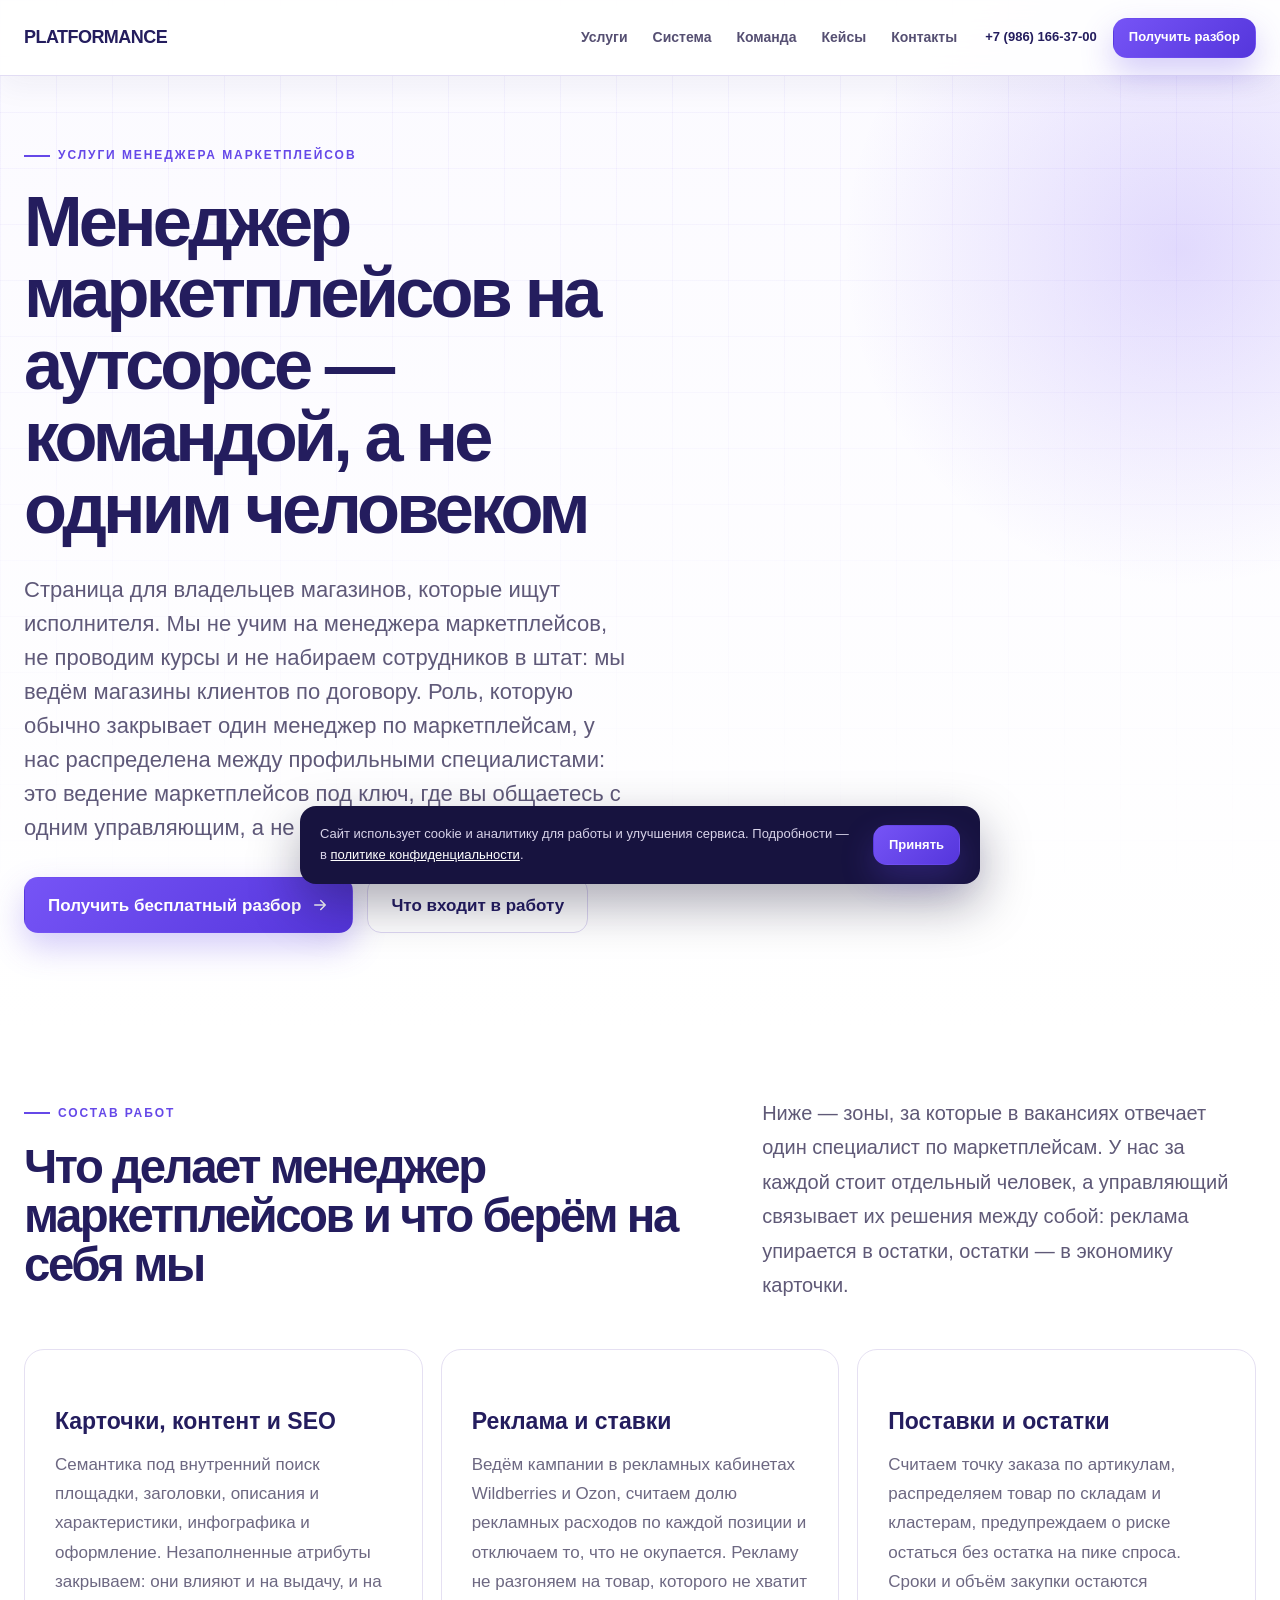
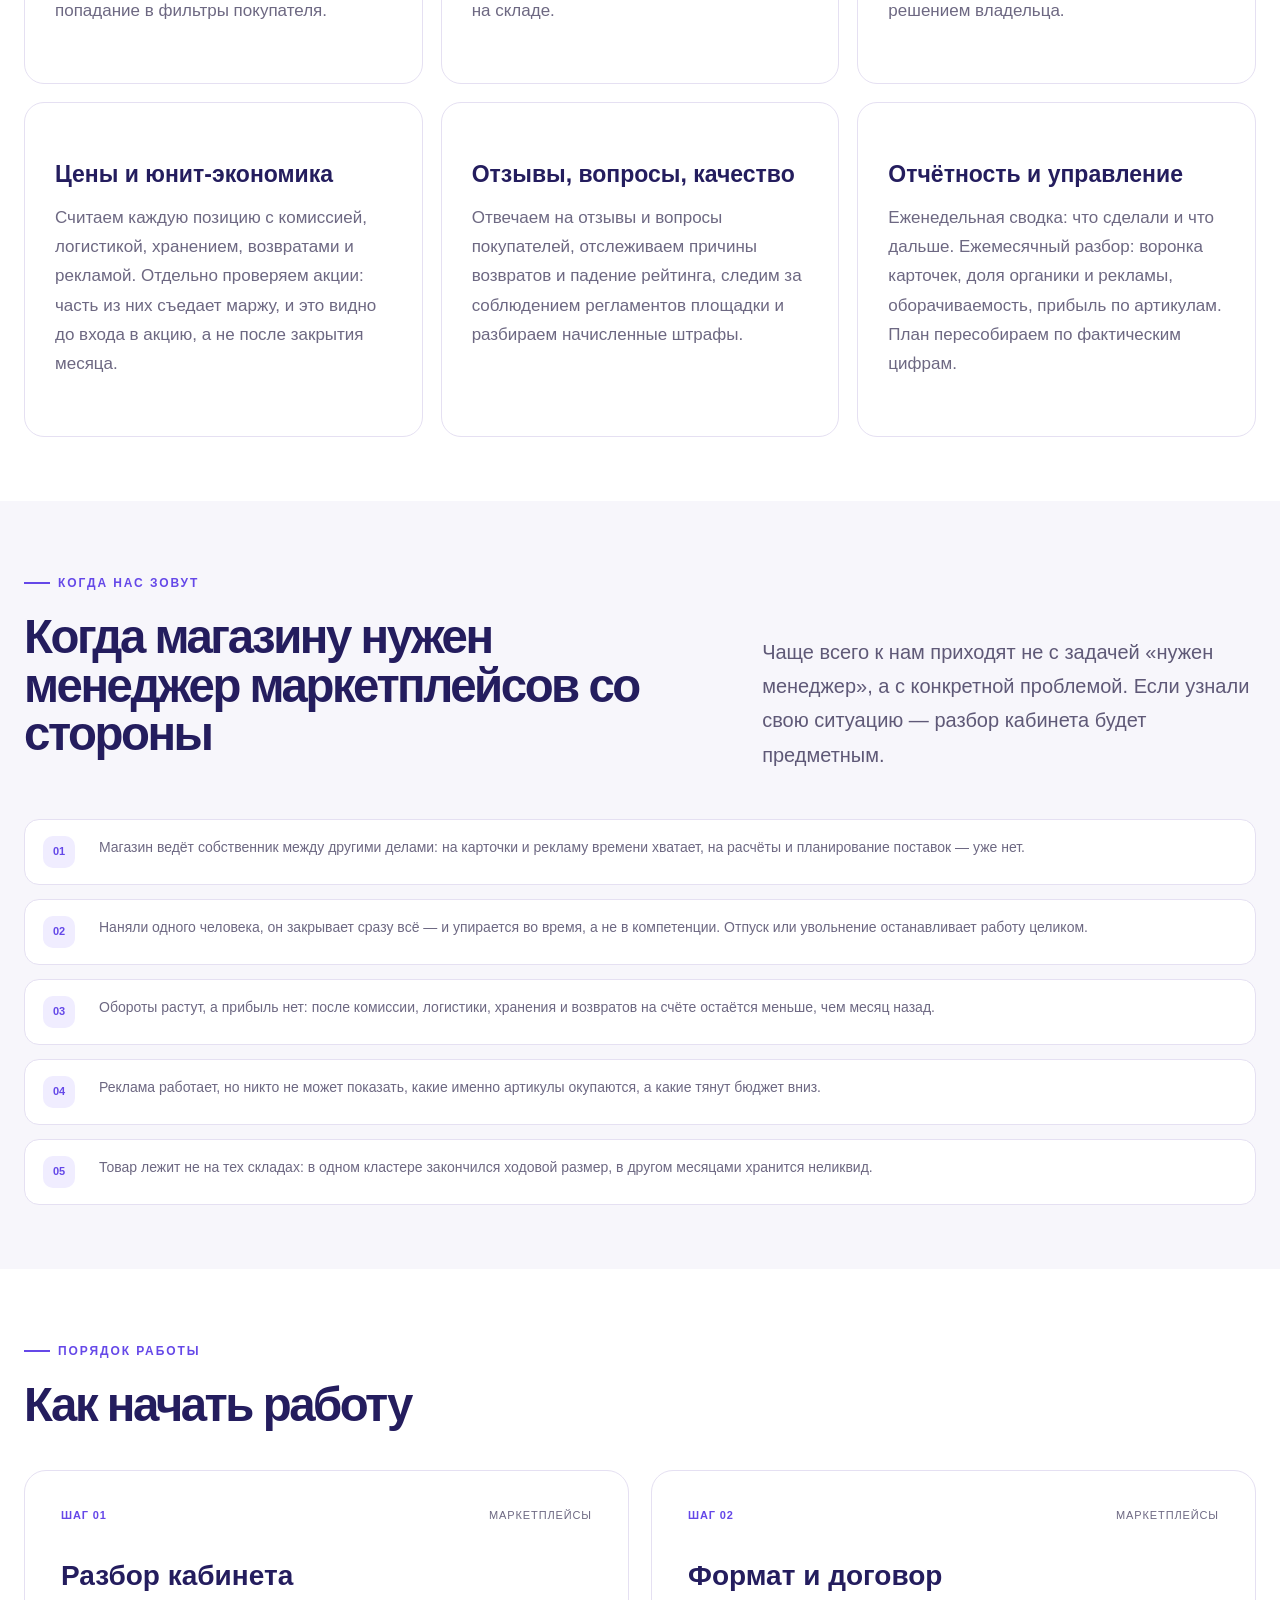
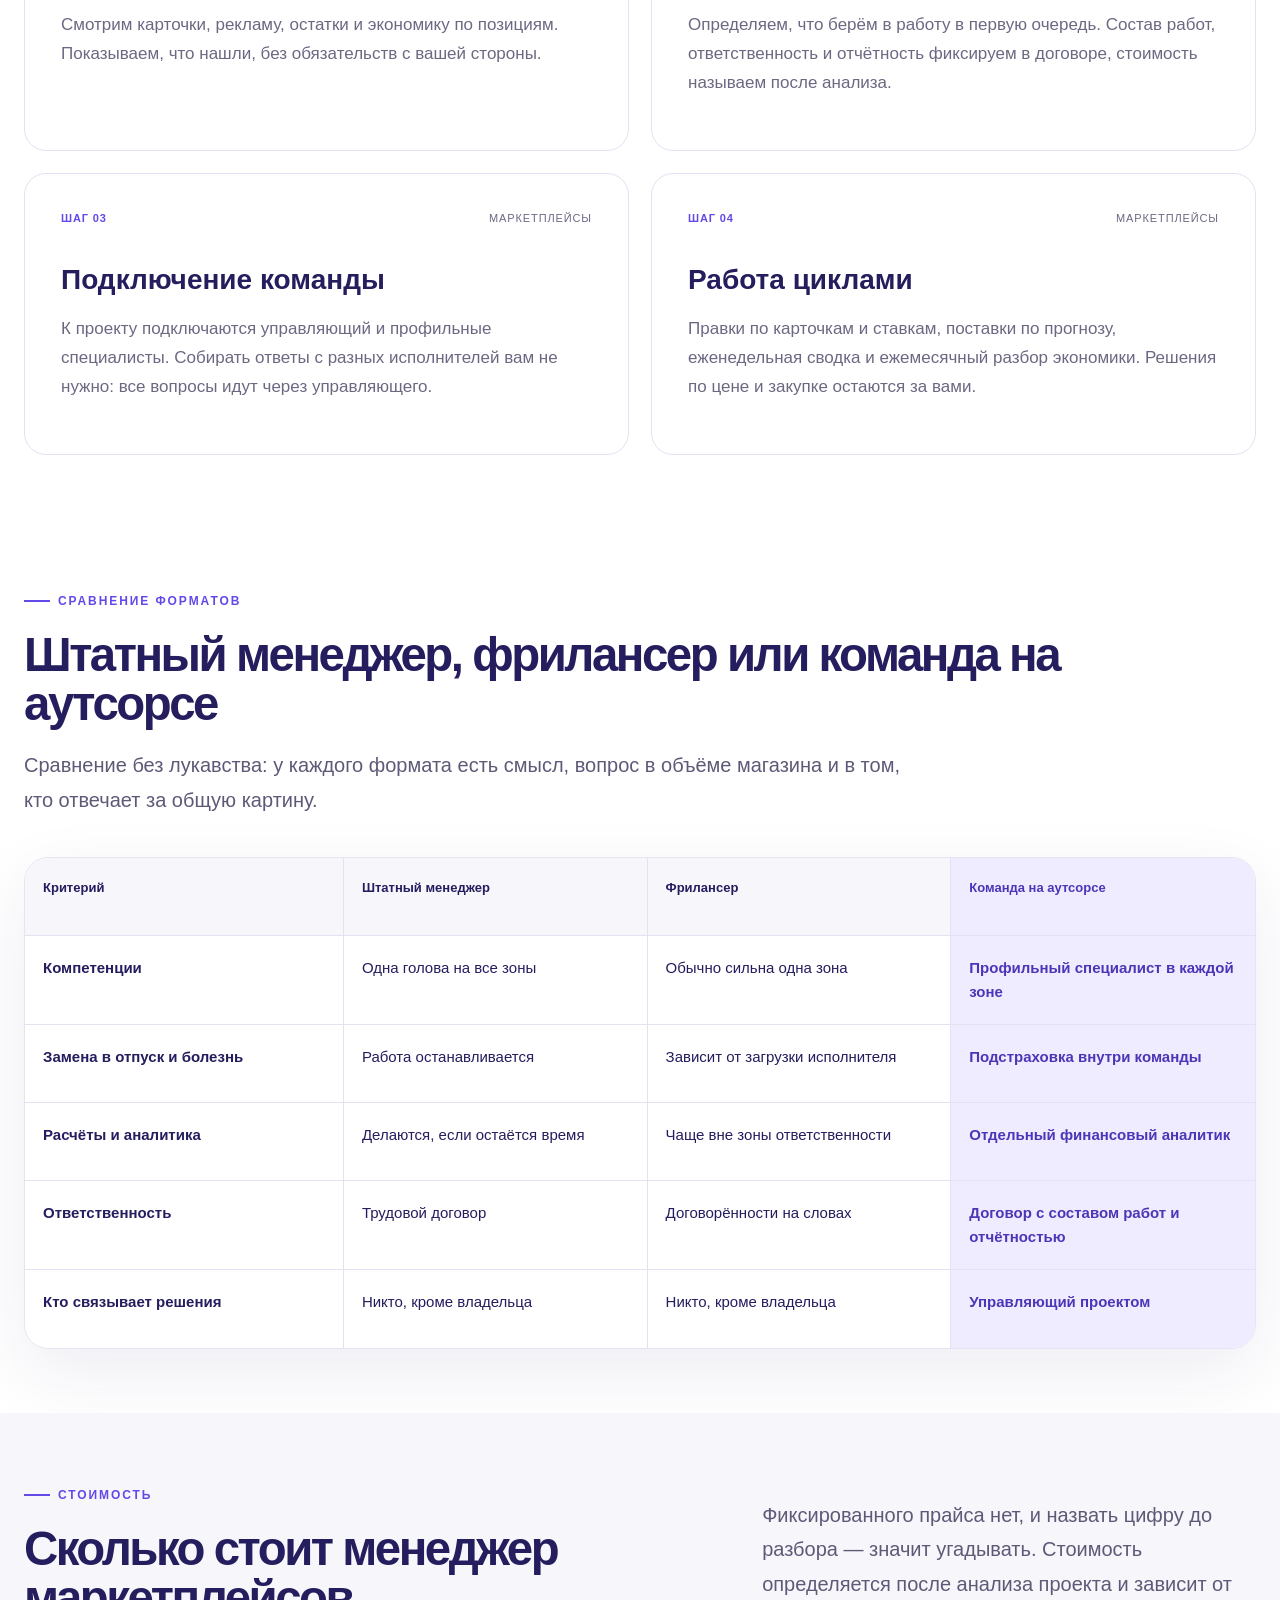
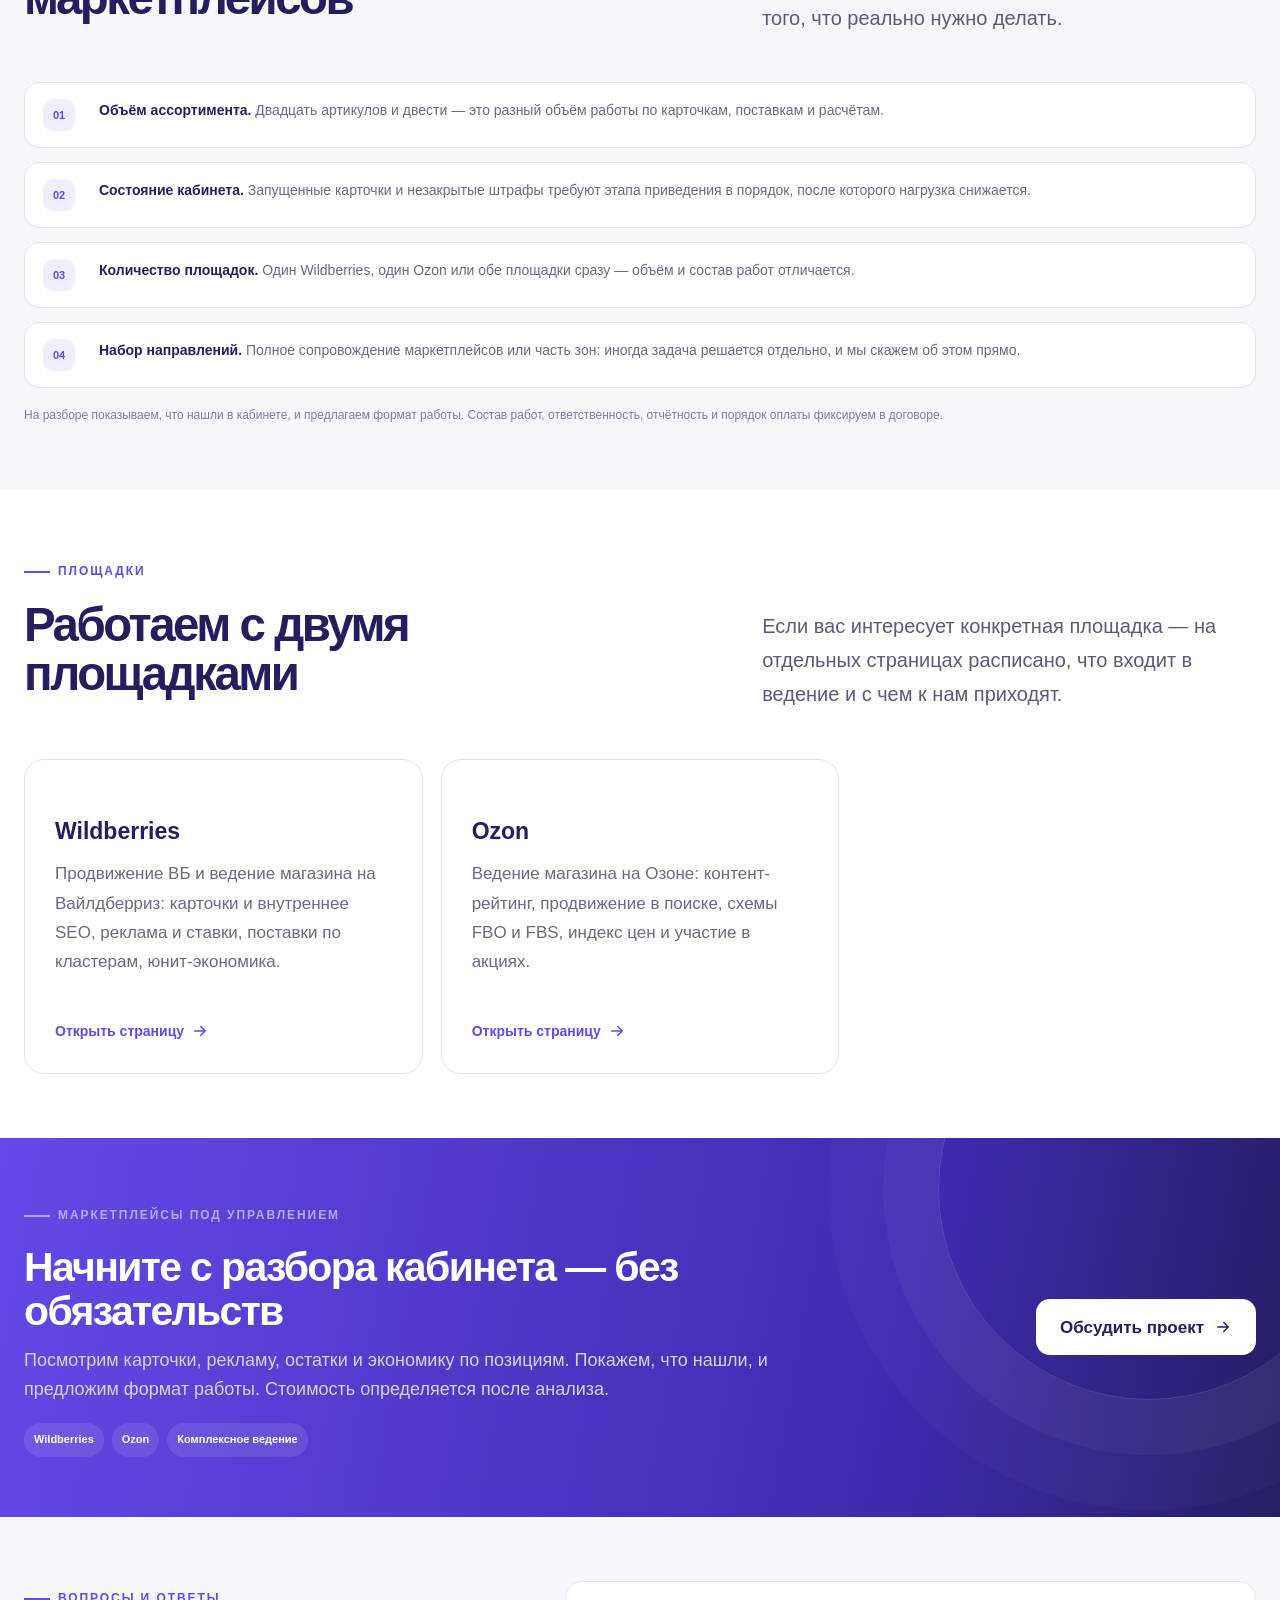
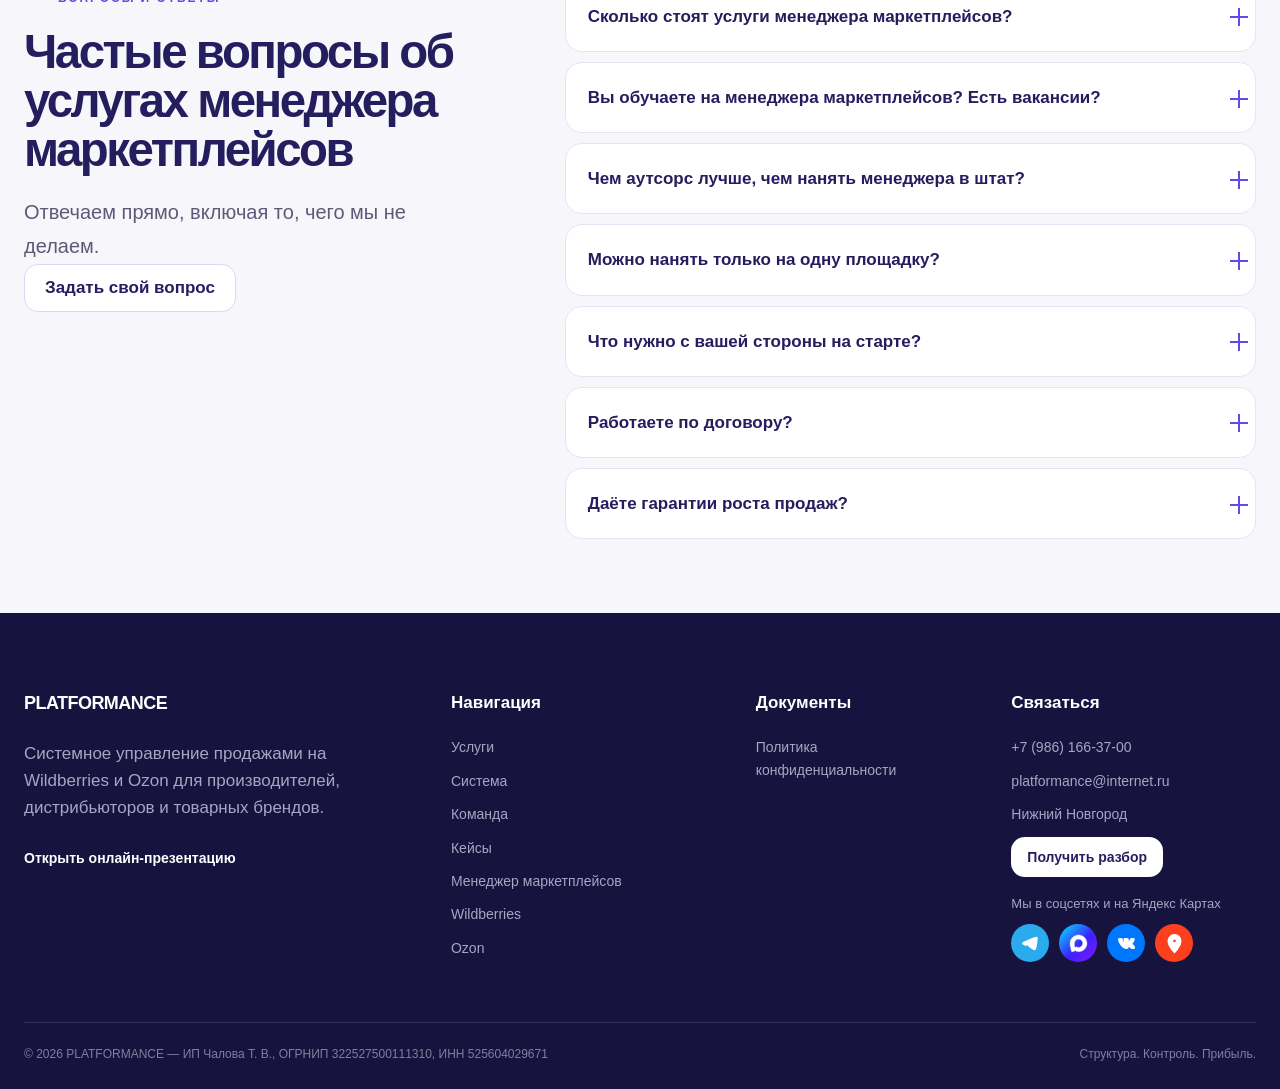
<file: menedzher-marketplejsov.html>
<!doctype html>
<html lang="ru">
<head>
<meta charset="utf-8">
<meta name="viewport" content="width=device-width,initial-scale=1,viewport-fit=cover">
<!-- Счётчики (Яндекс.Метрика + Top.Mail.Ru/VK): тяжёлые скрипты качаем после первого
     действия посетителя или через 3,5 с после load. Очереди ym/_tmr создаются сразу,
     поэтому ни один вызов цели не теряется — счётчики разбирают очередь при загрузке. -->
<script type="text/javascript">
   (function(m,e,t,r,i,k,a){m[i]=m[i]||function(){(m[i].a=m[i].a||[]).push(arguments)};
   m[i].l=1*new Date()})(window, document,'script','https://mc.yandex.ru/metrika/tag.js?id=111834033','ym');
   ym(111834033, 'init', {ssr:true, webvisor:true, clickmap:true, trackLinks:true, accurateTrackBounce:true});
   var _tmr = window._tmr || (window._tmr = []);
   _tmr.push({id: "3802153", type: "pageView", start: (new Date()).getTime()});
   (function(){
     var fired = false, evs = ['pointerdown','scroll','keydown','touchstart'];
     function loadCounters(){
       if (fired) return; fired = true;
       evs.forEach(function(ev){ removeEventListener(ev, loadCounters); });
       ['https://mc.yandex.ru/metrika/tag.js?id=111834033','https://top-fwz1.mail.ru/js/code.js'].forEach(function(src){
         var s = document.createElement('script'); s.async = true; s.src = src; document.head.appendChild(s);
       });
     }
     evs.forEach(function(ev){ addEventListener(ev, loadCounters, {passive:true}); });
     addEventListener('load', function(){ setTimeout(loadCounters, 3500); });
   })();
</script>
<noscript><div><img src="https://mc.yandex.ru/watch/111834033" style="position:absolute; left:-9999px;" alt=""></div></noscript>
<noscript><div><img src="https://top-fwz1.mail.ru/counter?id=3802153;js=na" style="position:absolute;left:-9999px;" alt="Top.Mail.Ru" /></div></noscript>
<title>Менеджер маркетплейсов под ключ: услуги для магазинов</title>
<meta name="description" content="Менеджер маркетплейсов на аутсорсе: ведение магазина на Wildberries и Ozon командой специалистов, работа по договору и отчётность. Разбор кабинета бесплатно.">
<meta name="theme-color" content="#251E63">
<link rel="canonical" href="https://platformance.ru/menedzher-marketplejsov.html">
<link rel="icon" href="assets/favicon.svg" type="image/svg+xml"><link rel="icon" href="assets/favicon-120.png" type="image/png" sizes="120x120"><link rel="apple-touch-icon" href="assets/apple-touch-icon.png">
<meta property="og:type" content="website"><meta property="og:locale" content="ru_RU"><meta property="og:site_name" content="PLATFORMANCE"><meta property="og:title" content="Менеджер маркетплейсов под ключ: услуги для магазинов"><meta property="og:description" content="Менеджер маркетплейсов на аутсорсе: ведение магазина на Wildberries и Ozon командой специалистов, работа по договору и отчётность. Разбор кабинета бесплатно."><meta property="og:url" content="https://platformance.ru/menedzher-marketplejsov.html"><meta property="og:image" content="https://platformance.ru/assets/og-cover.png"><meta property="og:image:width" content="1200"><meta property="og:image:height" content="630">
<script>document.documentElement.classList.add('js')</script>
<link rel="stylesheet" href="assets/styles.css?v=26">
<!-- Кнопки заявки ведут на index.html#audit. Заранее и в фоне скачиваем первые два файла формы Битрикс24, чтобы на главной они взялись из кэша -->
<script>(function(t){var b='https://cdn-ru.bitrix24.ru/b34954568/crm/form/';[b+'loader_4.js?'+(t/18e4|0),b+'app.js?'+(t/864e5|0)].forEach(function(u){var l=document.createElement('link');l.rel='prefetch';l.as='script';l.href=u;document.head.appendChild(l)})})(Date.now())</script>
<script type="application/ld+json">{"@context":"https://schema.org","@graph":[{"@type":"BreadcrumbList","itemListElement":[{"@type":"ListItem","position":1,"name":"Главная","item":"https://platformance.ru/"},{"@type":"ListItem","position":2,"name":"Менеджер маркетплейсов","item":"https://platformance.ru/menedzher-marketplejsov.html"}]},{"@type":"Service","@id":"https://platformance.ru/menedzher-marketplejsov.html#service","name":"Услуги менеджера маркетплейсов","serviceType":"Ведение магазинов на маркетплейсах","description":"Менеджер маркетплейсов на аутсорсе: ведение магазина на Wildberries и Ozon командой специалистов, работа по договору и отчётность. Разбор кабинета бесплатно.","areaServed":{"@type":"Country","name":"Россия"},"provider":{"@id":"https://platformance.ru/#organization"},"hasOfferCatalog":{"@type":"OfferCatalog","name":"Услуги менеджера маркетплейсов","itemListElement":[{"@type":"Offer","itemOffered":{"@type":"Service","name":"Карточки, контент и SEO","description":"Семантика под внутренний поиск площадки, заголовки, описания и характеристики, инфографика и оформление. Незаполненные атрибуты закрываем: они влияют и на выдачу, и на попадание в фильтры покупателя."}},{"@type":"Offer","itemOffered":{"@type":"Service","name":"Реклама и ставки","description":"Ведём кампании в рекламных кабинетах Wildberries и Ozon, считаем долю рекламных расходов по каждой позиции и отключаем то, что не окупается. Рекламу не разгоняем на товар, которого не хватит на складе."}},{"@type":"Offer","itemOffered":{"@type":"Service","name":"Поставки и остатки","description":"Считаем точку заказа по артикулам, распределяем товар по складам и кластерам, предупреждаем о риске остаться без остатка на пике спроса. Сроки и объём закупки остаются решением владельца."}},{"@type":"Offer","itemOffered":{"@type":"Service","name":"Цены и юнит-экономика","description":"Считаем каждую позицию с комиссией, логистикой, хранением, возвратами и рекламой. Отдельно проверяем акции: часть из них съедает маржу, и это видно до входа в акцию, а не после закрытия месяца."}},{"@type":"Offer","itemOffered":{"@type":"Service","name":"Отзывы, вопросы, качество","description":"Отвечаем на отзывы и вопросы покупателей, отслеживаем причины возвратов и падение рейтинга, следим за соблюдением регламентов площадки и разбираем начисленные штрафы."}},{"@type":"Offer","itemOffered":{"@type":"Service","name":"Отчётность и управление","description":"Еженедельная сводка: что сделали и что дальше. Ежемесячный разбор: воронка карточек, доля органики и рекламы, оборачиваемость, прибыль по артикулам. План пересобираем по фактическим цифрам."}}]}},{"@type":"FAQPage","@id":"https://platformance.ru/menedzher-marketplejsov.html#voprosy","mainEntity":[{"@type":"Question","name":"Сколько стоят услуги менеджера маркетплейсов?","acceptedAnswer":{"@type":"Answer","text":"Стоимость определяется после анализа проекта: она зависит от количества артикулов, состояния кабинета, числа площадок и набора направлений. Фиксированного прайса нет — назвать цифру до разбора значит угадывать."}},{"@type":"Question","name":"Вы обучаете на менеджера маркетплейсов? Есть вакансии?","acceptedAnswer":{"@type":"Answer","text":"Нет. Мы не проводим курсы, не берём стажёров и не публикуем вакансии на этой странице. Мы исполнитель: ведём магазины клиентов по договору. Если вы ищете обучение или работу — мы вам не подойдём."}},{"@type":"Question","name":"Чем аутсорс лучше, чем нанять менеджера в штат?","acceptedAnswer":{"@type":"Answer","text":"Не всегда лучше. Если магазин небольшой и задачи простые, штатный человек справится. Разница появляется, когда одному не хватает времени на расчёты и планирование: у нас за рекламу, поставки, карточки и финансы отвечают разные специалисты."}},{"@type":"Question","name":"Можно нанять только на одну площадку?","acceptedAnswer":{"@type":"Answer","text":"Да. Работа по одному Wildberries или одному Ozon — обычный формат. Если магазин есть на обеих площадках, обычно выгоднее вести их вместе: ассортимент, закупки и экономика у них общие."}},{"@type":"Question","name":"Что нужно с вашей стороны на старте?","acceptedAnswer":{"@type":"Answer","text":"Доступ к кабинету площадки с нужными правами, вводные по ассортименту и закупочным ценам, контакт человека, который принимает решения по цене и закупке. Порядок передачи доступов и обязательства сторон фиксируются в договоре."}},{"@type":"Question","name":"Работаете по договору?","acceptedAnswer":{"@type":"Answer","text":"Да, работа идёт по договору: в нём зафиксированы состав работ, ответственность, порядок отчётности и оплаты. Исполнитель — ИП Чалова Татьяна Владимировна."}},{"@type":"Question","name":"Даёте гарантии роста продаж?","acceptedAnswer":{"@type":"Answer","text":"Нет. Мы не обещаем конкретный оборот до анализа и не гарантируем позиции: результат зависит и от товара, и от закупочной цены, и от действий конкурентов. Гарантируем прозрачный процесс, расчёты и регулярную отчётность."}}]}]}</script>
<script src="assets/config.js?v=25" defer></script><script src="assets/app.js?v=26" defer></script>
</head>
<body>
<header class="site-header" data-header>
  <div class="container header-inner">
    <a class="brand" href="index.html" aria-label="PLATFORMANCE — на главную">
      <span>PLATFORMANCE</span>
    </a>
    <nav class="desktop-nav" aria-label="Основная навигация">
      <a href="index.html#services">Услуги</a><a href="index.html#system">Система</a><a href="index.html#team">Команда</a><a href="index.html#case-gallery">Кейсы</a><a href="index.html#contacts">Контакты</a>
    </nav>
    <div class="header-actions"><a class="header-phone" href="tel:+79861663700">+7 (986) 166-37-00</a><a class="btn btn-sm btn-primary" href="index.html#audit">Получить разбор</a></div>
    <button class="menu-toggle" type="button" aria-expanded="false" aria-controls="mobile-menu" data-menu-toggle><span></span><span></span><span></span><b class="sr-only">Открыть меню</b></button>
  </div>
  <nav class="mobile-menu" id="mobile-menu" data-mobile-menu aria-label="Мобильная навигация">
    <a href="index.html#services">Услуги</a><a href="index.html#system">Система</a><a href="index.html#team">Команда</a><a href="index.html#case-gallery">Кейсы</a><a href="index.html#contacts">Контакты</a><a class="btn btn-primary" href="index.html#audit">Получить разбор</a><a href="tel:+79861663700">+7 (986) 166-37-00</a>
  </nav>
</header>
<main>

<section class="hero" id="page-top">
  <div class="hero-grid-bg"></div>
  <div class="hero-glow"></div>
  <div class="container hero-grid">
    <div class="hero-copy reveal">
      <span class="eyebrow">Услуги менеджера маркетплейсов</span>
      <h1>Менеджер маркетплейсов на аутсорсе — командой, а не одним человеком</h1>
      <p class="lead">Страница для владельцев магазинов, которые ищут исполнителя. Мы не учим на менеджера маркетплейсов, не проводим курсы и не набираем сотрудников в штат: мы ведём магазины клиентов по договору. Роль, которую обычно закрывает один менеджер по маркетплейсам, у нас распределена между профильными специалистами: это ведение маркетплейсов под ключ, где вы общаетесь с одним управляющим, а не с пятью исполнителями.</p>
      <div class="hero-actions">
        <a class="btn btn-primary btn-lg" href="index.html#audit">Получить бесплатный разбор <svg viewBox="0 0 24 24" aria-hidden="true"><path d="M5 12h14M13 6l6 6-6 6"/></svg></a>
        <a class="btn btn-secondary btn-lg" href="#included">Что входит в работу</a>
      </div>
    </div>
  </div>
</section>

<section class="section" id="included">
  <div class="container">
    <div class="section-head split reveal">
      <div>
        <span class="eyebrow">Состав работ</span>
        <h2>Что делает менеджер маркетплейсов и что берём на себя мы</h2>
      </div>
      <p>Ниже — зоны, за которые в вакансиях отвечает один специалист по маркетплейсам. У нас за каждой стоит отдельный человек, а управляющий связывает их решения между собой: реклама упирается в остатки, остатки — в экономику карточки.</p>
    </div>
    <div class="service-grid">
<article class="service-card reveal"><h3>Карточки, контент и SEO</h3><p>Семантика под внутренний поиск площадки, заголовки, описания и характеристики, инфографика и оформление. Незаполненные атрибуты закрываем: они влияют и на выдачу, и на попадание в фильтры покупателя.</p></article>
<article class="service-card reveal"><h3>Реклама и ставки</h3><p>Ведём кампании в рекламных кабинетах Wildberries и Ozon, считаем долю рекламных расходов по каждой позиции и отключаем то, что не окупается. Рекламу не разгоняем на товар, которого не хватит на складе.</p></article>
<article class="service-card reveal"><h3>Поставки и остатки</h3><p>Считаем точку заказа по артикулам, распределяем товар по складам и кластерам, предупреждаем о риске остаться без остатка на пике спроса. Сроки и объём закупки остаются решением владельца.</p></article>
<article class="service-card reveal"><h3>Цены и юнит-экономика</h3><p>Считаем каждую позицию с комиссией, логистикой, хранением, возвратами и рекламой. Отдельно проверяем акции: часть из них съедает маржу, и это видно до входа в акцию, а не после закрытия месяца.</p></article>
<article class="service-card reveal"><h3>Отзывы, вопросы, качество</h3><p>Отвечаем на отзывы и вопросы покупателей, отслеживаем причины возвратов и падение рейтинга, следим за соблюдением регламентов площадки и разбираем начисленные штрафы.</p></article>
<article class="service-card reveal"><h3>Отчётность и управление</h3><p>Еженедельная сводка: что сделали и что дальше. Ежемесячный разбор: воронка карточек, доля органики и рекламы, оборачиваемость, прибыль по артикулам. План пересобираем по фактическим цифрам.</p></article>
    </div>
  </div>
</section>

<section class="section section-soft" id="signals">
  <div class="container">
    <div class="section-head split reveal">
      <div>
        <span class="eyebrow">Когда нас зовут</span>
        <h2>Когда магазину нужен менеджер маркетплейсов со стороны</h2>
      </div>
      <p>Чаще всего к нам приходят не с задачей «нужен менеджер», а с конкретной проблемой. Если узнали свою ситуацию — разбор кабинета будет предметным.</p>
    </div>
    <div class="audit-points">
<div class="reveal"><span>01</span><p>Магазин ведёт собственник между другими делами: на карточки и рекламу времени хватает, на расчёты и планирование поставок — уже нет.</p></div>
<div class="reveal"><span>02</span><p>Наняли одного человека, он закрывает сразу всё — и упирается во время, а не в компетенции. Отпуск или увольнение останавливает работу целиком.</p></div>
<div class="reveal"><span>03</span><p>Обороты растут, а прибыль нет: после комиссии, логистики, хранения и возвратов на счёте остаётся меньше, чем месяц назад.</p></div>
<div class="reveal"><span>04</span><p>Реклама работает, но никто не может показать, какие именно артикулы окупаются, а какие тянут бюджет вниз.</p></div>
<div class="reveal"><span>05</span><p>Товар лежит не на тех складах: в одном кластере закончился ходовой размер, в другом месяцами хранится неликвид.</p></div>
    </div>
  </div>
</section>

<section class="section" id="how">
  <div class="container">
    <div class="section-head reveal">
      <span class="eyebrow">Порядок работы</span>
      <h2>Как начать работу</h2>
    </div>
    <div class="case-grid">
<article class="case-card reveal"><div class="case-top"><span>Шаг 01</span><em>Маркетплейсы</em></div><h3>Разбор кабинета</h3><p>Смотрим карточки, рекламу, остатки и экономику по позициям. Показываем, что нашли, без обязательств с вашей стороны.</p></article>
<article class="case-card reveal"><div class="case-top"><span>Шаг 02</span><em>Маркетплейсы</em></div><h3>Формат и договор</h3><p>Определяем, что берём в работу в первую очередь. Состав работ, ответственность и отчётность фиксируем в договоре, стоимость называем после анализа.</p></article>
<article class="case-card reveal"><div class="case-top"><span>Шаг 03</span><em>Маркетплейсы</em></div><h3>Подключение команды</h3><p>К проекту подключаются управляющий и профильные специалисты. Собирать ответы с разных исполнителей вам не нужно: все вопросы идут через управляющего.</p></article>
<article class="case-card reveal"><div class="case-top"><span>Шаг 04</span><em>Маркетплейсы</em></div><h3>Работа циклами</h3><p>Правки по карточкам и ставкам, поставки по прогнозу, еженедельная сводка и ежемесячный разбор экономики. Решения по цене и закупке остаются за вами.</p></article>
    </div>
  </div>
</section>

<section class="section" id="sravnenie">
  <div class="container">
    <div class="section-head reveal">
      <span class="eyebrow">Сравнение форматов</span>
      <h2>Штатный менеджер, фрилансер или команда на аутсорсе</h2>
      <p>Сравнение без лукавства: у каждого формата есть смысл, вопрос в объёме магазина и в том, кто отвечает за общую картину.</p>
    </div>
    <div class="comparison-wrap reveal"><div class="comparison-table">
<div class="comparison-row comparison-head"><span>Критерий</span><span>Штатный менеджер</span><span>Фрилансер</span><span class="highlight">Команда на аутсорсе</span></div>
<div class="comparison-row"><b>Компетенции</b><span>Одна голова на все зоны</span><span>Обычно сильна одна зона</span><span class="highlight">Профильный специалист в каждой зоне</span></div><div class="comparison-row"><b>Замена в отпуск и болезнь</b><span>Работа останавливается</span><span>Зависит от загрузки исполнителя</span><span class="highlight">Подстраховка внутри команды</span></div><div class="comparison-row"><b>Расчёты и аналитика</b><span>Делаются, если остаётся время</span><span>Чаще вне зоны ответственности</span><span class="highlight">Отдельный финансовый аналитик</span></div><div class="comparison-row"><b>Ответственность</b><span>Трудовой договор</span><span>Договорённости на словах</span><span class="highlight">Договор с составом работ и отчётностью</span></div><div class="comparison-row"><b>Кто связывает решения</b><span>Никто, кроме владельца</span><span>Никто, кроме владельца</span><span class="highlight">Управляющий проектом</span></div>
    </div></div>
  </div>
</section>

<section class="section section-soft" id="stoimost">
  <div class="container">
    <div class="section-head split reveal">
      <div>
        <span class="eyebrow">Стоимость</span>
        <h2>Сколько стоит менеджер маркетплейсов</h2>
      </div>
      <p>Фиксированного прайса нет, и назвать цифру до разбора — значит угадывать. Стоимость определяется после анализа проекта и зависит от того, что реально нужно делать.</p>
    </div>
    <div class="audit-points">
<div class="reveal"><span>01</span><p><b>Объём ассортимента.</b> Двадцать артикулов и двести — это разный объём работы по карточкам, поставкам и расчётам.</p></div><div class="reveal"><span>02</span><p><b>Состояние кабинета.</b> Запущенные карточки и незакрытые штрафы требуют этапа приведения в порядок, после которого нагрузка снижается.</p></div><div class="reveal"><span>03</span><p><b>Количество площадок.</b> Один Wildberries, один Ozon или обе площадки сразу — объём и состав работ отличается.</p></div><div class="reveal"><span>04</span><p><b>Набор направлений.</b> Полное сопровождение маркетплейсов или часть зон: иногда задача решается отдельно, и мы скажем об этом прямо.</p></div>
    </div>
    <p class="source-note">На разборе показываем, что нашли в кабинете, и предлагаем формат работы. Состав работ, ответственность, отчётность и порядок оплаты фиксируем в договоре.</p>
  </div>
</section>

<section class="section" id="ploshchadki">
  <div class="container">
    <div class="section-head split reveal">
      <div>
        <span class="eyebrow">Площадки</span>
        <h2>Работаем с двумя площадками</h2>
      </div>
      <p>Если вас интересует конкретная площадка — на отдельных страницах расписано, что входит в ведение и с чем к нам приходят.</p>
    </div>
    <div class="service-grid"><a class="service-card reveal" href="wildberries.html"><h3>Wildberries</h3><p>Продвижение ВБ и ведение магазина на Вайлдберриз: карточки и внутреннее SEO, реклама и ставки, поставки по кластерам, юнит-экономика.</p><span class="card-link">Открыть страницу <svg viewBox="0 0 24 24" aria-hidden="true"><path d="M5 12h14M13 6l6 6-6 6"/></svg></span></a><a class="service-card reveal" href="ozon.html"><h3>Ozon</h3><p>Ведение магазина на Озоне: контент-рейтинг, продвижение в поиске, схемы FBO и FBS, индекс цен и участие в акциях.</p><span class="card-link">Открыть страницу <svg viewBox="0 0 24 24" aria-hidden="true"><path d="M5 12h14M13 6l6 6-6 6"/></svg></span></a></div>
  </div>
</section>

<section class="cta-band">
  <div class="container cta-band-inner">
    <div>
      <span class="eyebrow eyebrow-light">Маркетплейсы под управлением</span>
      <h2>Начните с разбора кабинета — без обязательств</h2>
      <p>Посмотрим карточки, рекламу, остатки и экономику по позициям. Покажем, что нашли, и предложим формат работы. Стоимость определяется после анализа.</p>
    </div>
    <a class="btn btn-light btn-lg" href="index.html#audit">Обсудить проект <svg viewBox="0 0 24 24" aria-hidden="true"><path d="M5 12h14M13 6l6 6-6 6"/></svg></a>
  </div>
</section>

<section class="section section-soft" id="voprosy">
  <div class="container faq-layout">
    <div class="section-head sticky-head reveal">
      <span class="eyebrow">Вопросы и ответы</span>
      <h2>Частые вопросы об услугах менеджера маркетплейсов</h2>
      <p>Отвечаем прямо, включая то, чего мы не делаем.</p>
      <a class="btn btn-secondary" href="index.html#contacts">Задать свой вопрос</a>
    </div>
    <div class="faq-list">
<details class="faq-item reveal"><summary>Сколько стоят услуги менеджера маркетплейсов?<span></span></summary><div><p>Стоимость определяется после анализа проекта: она зависит от количества артикулов, состояния кабинета, числа площадок и набора направлений. Фиксированного прайса нет — назвать цифру до разбора значит угадывать.</p></div></details>
<details class="faq-item reveal"><summary>Вы обучаете на менеджера маркетплейсов? Есть вакансии?<span></span></summary><div><p>Нет. Мы не проводим курсы, не берём стажёров и не публикуем вакансии на этой странице. Мы исполнитель: ведём магазины клиентов по договору. Если вы ищете обучение или работу — мы вам не подойдём.</p></div></details>
<details class="faq-item reveal"><summary>Чем аутсорс лучше, чем нанять менеджера в штат?<span></span></summary><div><p>Не всегда лучше. Если магазин небольшой и задачи простые, штатный человек справится. Разница появляется, когда одному не хватает времени на расчёты и планирование: у нас за рекламу, поставки, карточки и финансы отвечают разные специалисты.</p></div></details>
<details class="faq-item reveal"><summary>Можно нанять только на одну площадку?<span></span></summary><div><p>Да. Работа по одному Wildberries или одному Ozon — обычный формат. Если магазин есть на обеих площадках, обычно выгоднее вести их вместе: ассортимент, закупки и экономика у них общие.</p></div></details>
<details class="faq-item reveal"><summary>Что нужно с вашей стороны на старте?<span></span></summary><div><p>Доступ к кабинету площадки с нужными правами, вводные по ассортименту и закупочным ценам, контакт человека, который принимает решения по цене и закупке. Порядок передачи доступов и обязательства сторон фиксируются в договоре.</p></div></details>
<details class="faq-item reveal"><summary>Работаете по договору?<span></span></summary><div><p>Да, работа идёт по договору: в нём зафиксированы состав работ, ответственность, порядок отчётности и оплаты. Исполнитель — ИП Чалова Татьяна Владимировна.</p></div></details>
<details class="faq-item reveal"><summary>Даёте гарантии роста продаж?<span></span></summary><div><p>Нет. Мы не обещаем конкретный оборот до анализа и не гарантируем позиции: результат зависит и от товара, и от закупочной цены, и от действий конкурентов. Гарантируем прозрачный процесс, расчёты и регулярную отчётность.</p></div></details>
    </div>
  </div>
</section>

</main>
<footer class="site-footer">
  <div class="container footer-grid">
    <div class="footer-brand"><a class="brand brand-light" href="index.html"><span>PLATFORMANCE</span></a><p>Системное управление продажами на Wildberries и Ozon для производителей, дистрибьюторов и товарных брендов.</p><a class="text-link light" href="https://grown-cetacean-x3xdais.gamma.site/" target="_blank" rel="noopener">Открыть онлайн-презентацию</a></div>
    <div class="footer-col"><strong>Навигация</strong><a href="index.html#services">Услуги</a><a href="index.html#system">Система</a><a href="index.html#team">Команда</a><a href="index.html#case-gallery">Кейсы</a><a href="menedzher-marketplejsov.html">Менеджер маркетплейсов</a><a href="wildberries.html">Wildberries</a><a href="ozon.html">Ozon</a></div>
    <div class="footer-col"><strong>Документы</strong><a href="privacy.html">Политика конфиденциальности</a></div>
    <div class="footer-col"><strong>Связаться</strong><a href="tel:+79861663700">+7 (986) 166-37-00</a><a href="mailto:platformance@internet.ru">platformance@internet.ru</a><span>Нижний Новгород</span><a class="btn btn-light btn-sm" href="index.html#audit">Получить разбор</a><div class="social-footer"><small>Мы в соцсетях и на Яндекс Картах</small><div class="social-row"><a class="social-dot social-tg" href="https://t.me/Platformancepublic" target="_blank" rel="noopener" aria-label="Telegram-канал PLATFORMANCE" title="Telegram-канал PLATFORMANCE"><svg viewBox="1.6 2.7 20 20" aria-hidden="true"><path fill="currentColor" d="M16.906 7.224c.1-.002.321.023.465.14a.506.506 0 0 1 .171.325c.016.093.036.306.02.472-.18 1.898-.962 6.502-1.36 8.627-.168.9-.499 1.201-.82 1.23-.696.065-1.225-.46-1.9-.902-1.056-.693-1.653-1.124-2.678-1.8-1.185-.78-.417-1.21.258-1.91.177-.184 3.247-2.977 3.307-3.23.007-.032.014-.15-.056-.212s-.174-.041-.249-.024c-.106.024-1.793 1.14-5.061 3.345-.48.33-.913.49-1.302.48-.428-.008-1.252-.241-1.865-.44-.752-.245-1.349-.374-1.297-.789.027-.216.325-.437.893-.663 3.498-1.524 5.83-2.529 6.998-3.014 3.332-1.386 4.025-1.627 4.476-1.635z"/></svg></a><a class="social-dot social-max" href="https://max.ru/channel_Platformancepublic" target="_blank" rel="noopener" aria-label="Канал PLATFORMANCE в MAX" title="Канал PLATFORMANCE в MAX"><svg viewBox="-12 -11 124 124" aria-hidden="true"><path fill="currentColor" fill-rule="evenodd" d="M50.8 0.3C78.3 0.3 99.9 22.6 99.9 50.1C99.9 77.7 77.6 99.5 51 99.5C41.6 99.5 37 98.2 29.6 92.9C29.1 92.6 28.4 92.7 28 93.1C22.4 99.2 7.8 103.4 7.2 95.2C7.2 80.8 0 71.4 0 49.9C0 21.6 23.2 0.3 50.8 0.3ZM51.5 24.8C38.5 24.1 28.3 33.2 26 47.4C24.1 59.1 27.4 73.5 30.3 74.2C31.5 74.5 34.4 72.3 36.5 70.3C36.9 69.9 37.5 69.9 37.9 70.1C41.2 72.1 44.9 73.6 49 73.9C62.4 74.6 74.3 64.1 75 50.6C75.7 37.2 64.9 25.5 51.5 24.8V24.8Z"/></svg></a><a class="social-dot social-vk" href="https://vk.com/platformance" target="_blank" rel="noopener" aria-label="Группа PLATFORMANCE ВКонтакте" title="Группа PLATFORMANCE ВКонтакте"><svg viewBox="1 1.4 22 22" aria-hidden="true"><path fill="currentColor" d="M19.376 17.123h-1.744c-.66 0-.864-.525-2.05-1.727-1.033-1-1.49-1.135-1.744-1.135-.356 0-.458.102-.458.593v1.575c0 .424-.135.678-1.253.678-1.846 0-3.896-1.118-5.335-3.202C4.624 10.857 4.03 8.57 4.03 8.096c0-.254.102-.491.593-.491h1.744c.44 0 .61.203.78.678.863 2.49 2.303 4.675 2.896 4.675.22 0 .322-.102.322-.66V9.721c-.068-1.186-.695-1.287-.695-1.71 0-.204.17-.407.44-.407h2.744c.373 0 .508.203.508.643v3.473c0 .372.17.508.271.508.22 0 .407-.136.813-.542 1.254-1.406 2.151-3.574 2.151-3.574.119-.254.322-.491.763-.491h1.744c.525 0 .644.27.525.643-.22 1.017-2.354 4.031-2.354 4.031-.186.305-.254.44 0 .78.186.254.796.779 1.203 1.253.745.847 1.32 1.558 1.473 2.05.17.49-.085.744-.576.744z"/></svg></a><a class="social-dot social-ya" href="https://yandex.ru/maps/org/platformance/71777039199/reviews/" target="_blank" rel="noopener" aria-label="Отзывы о PLATFORMANCE на Яндекс Картах" title="Отзывы о PLATFORMANCE на Яндекс Картах"><svg viewBox="0 0 24 24" aria-hidden="true"><path fill="currentColor" d="M12 2C8.13 2 5 5.13 5 9c0 5.25 7 13 7 13s7-7.75 7-13c0-3.87-3.13-7-7-7zm0 9.5a2.5 2.5 0 1 1 0-5 2.5 2.5 0 0 1 0 5z"/></svg></a></div></div></div>
  </div>
  <div class="container footer-bottom"><span>© 2026 PLATFORMANCE — ИП Чалова Т. В., ОГРНИП 322527500111310, ИНН 525604029671</span><span>Структура. Контроль. Прибыль.</span></div>
</footer>
<script src="assets/metrika-events.js?v=1" defer></script>
</body>
</html>
</file>
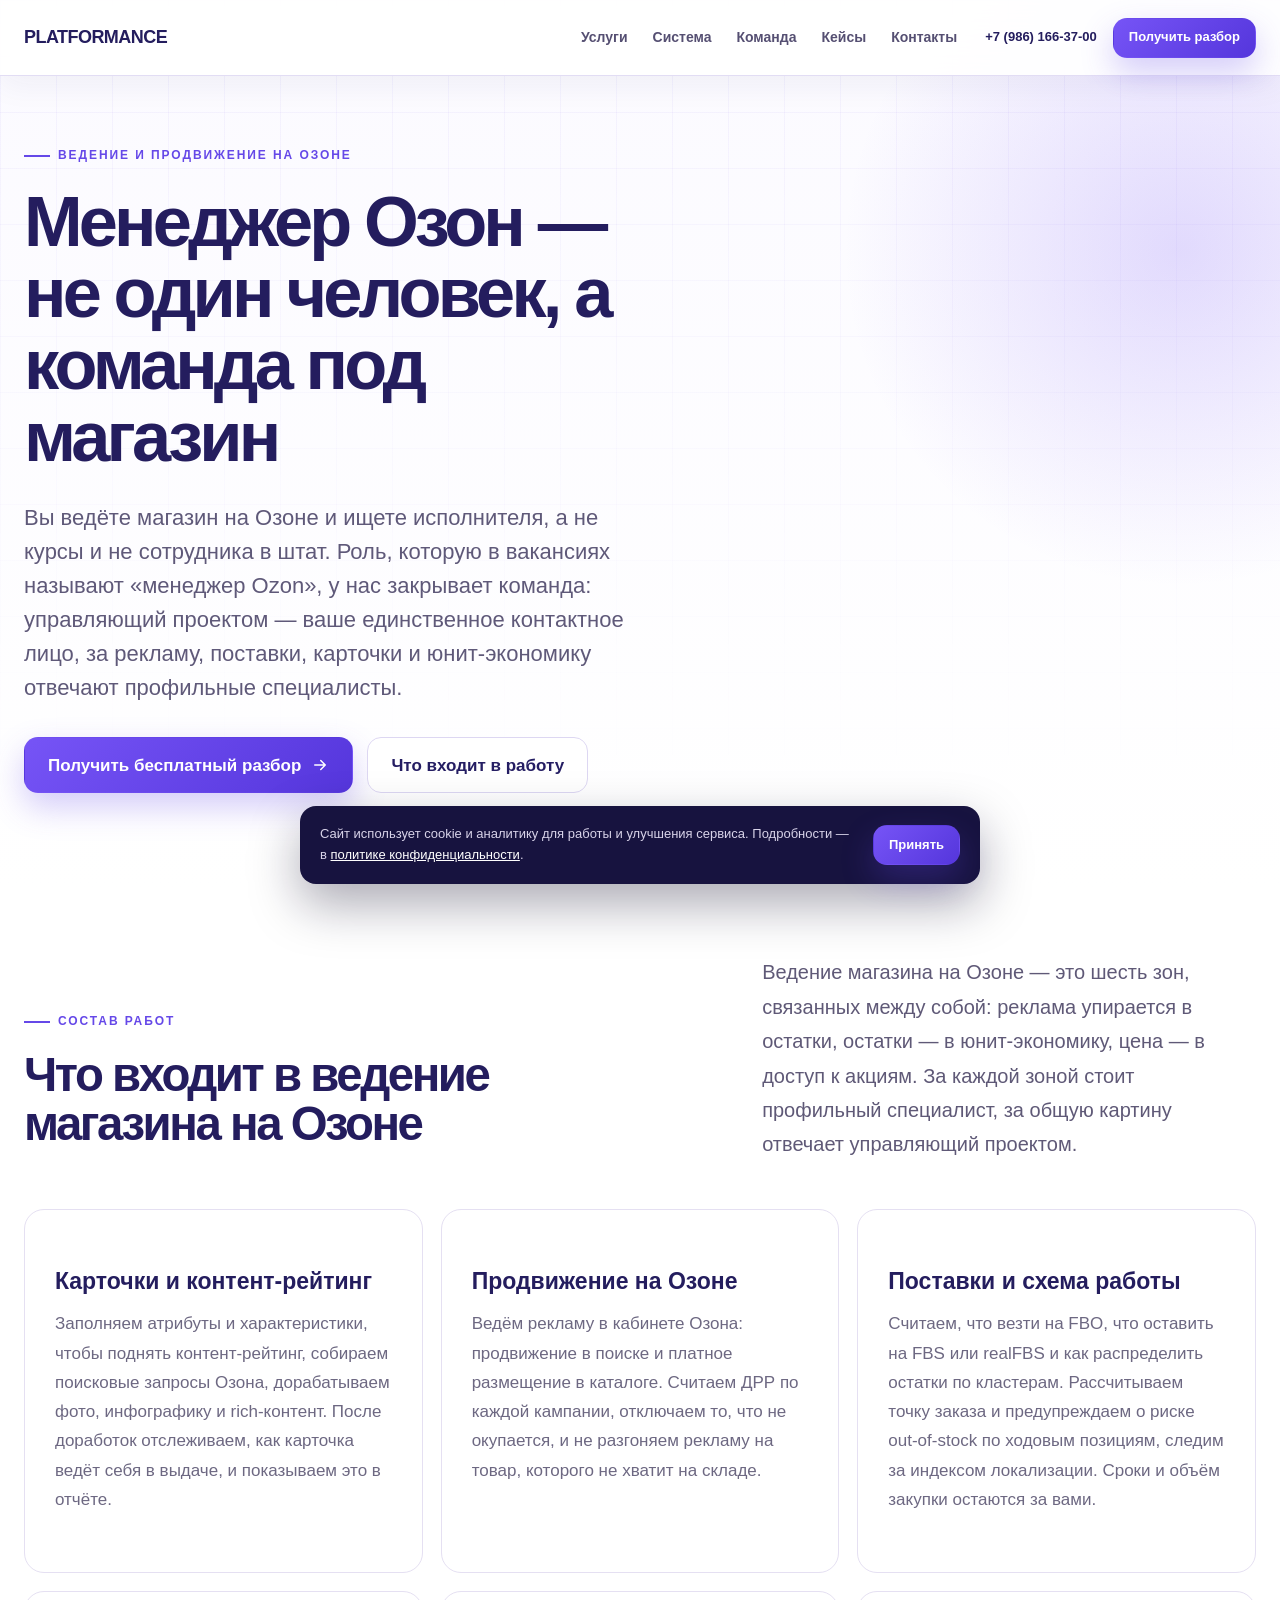
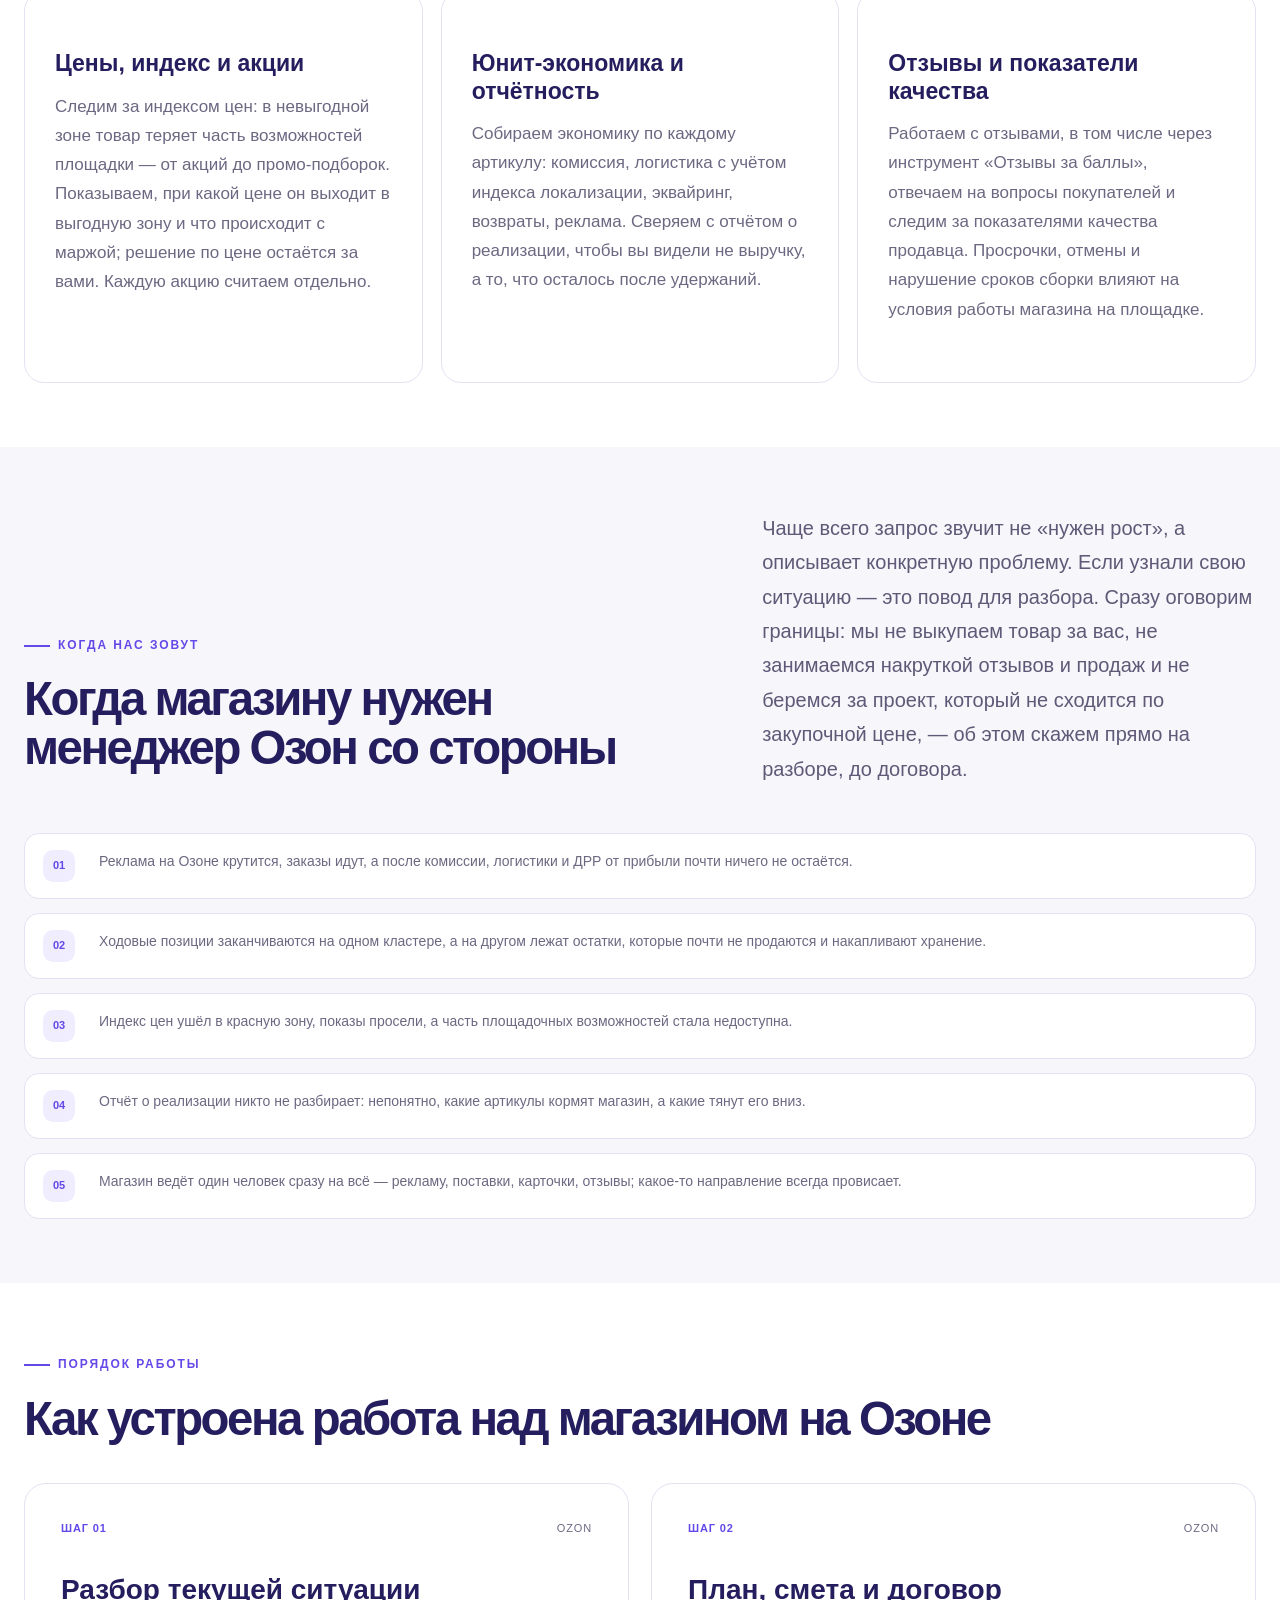
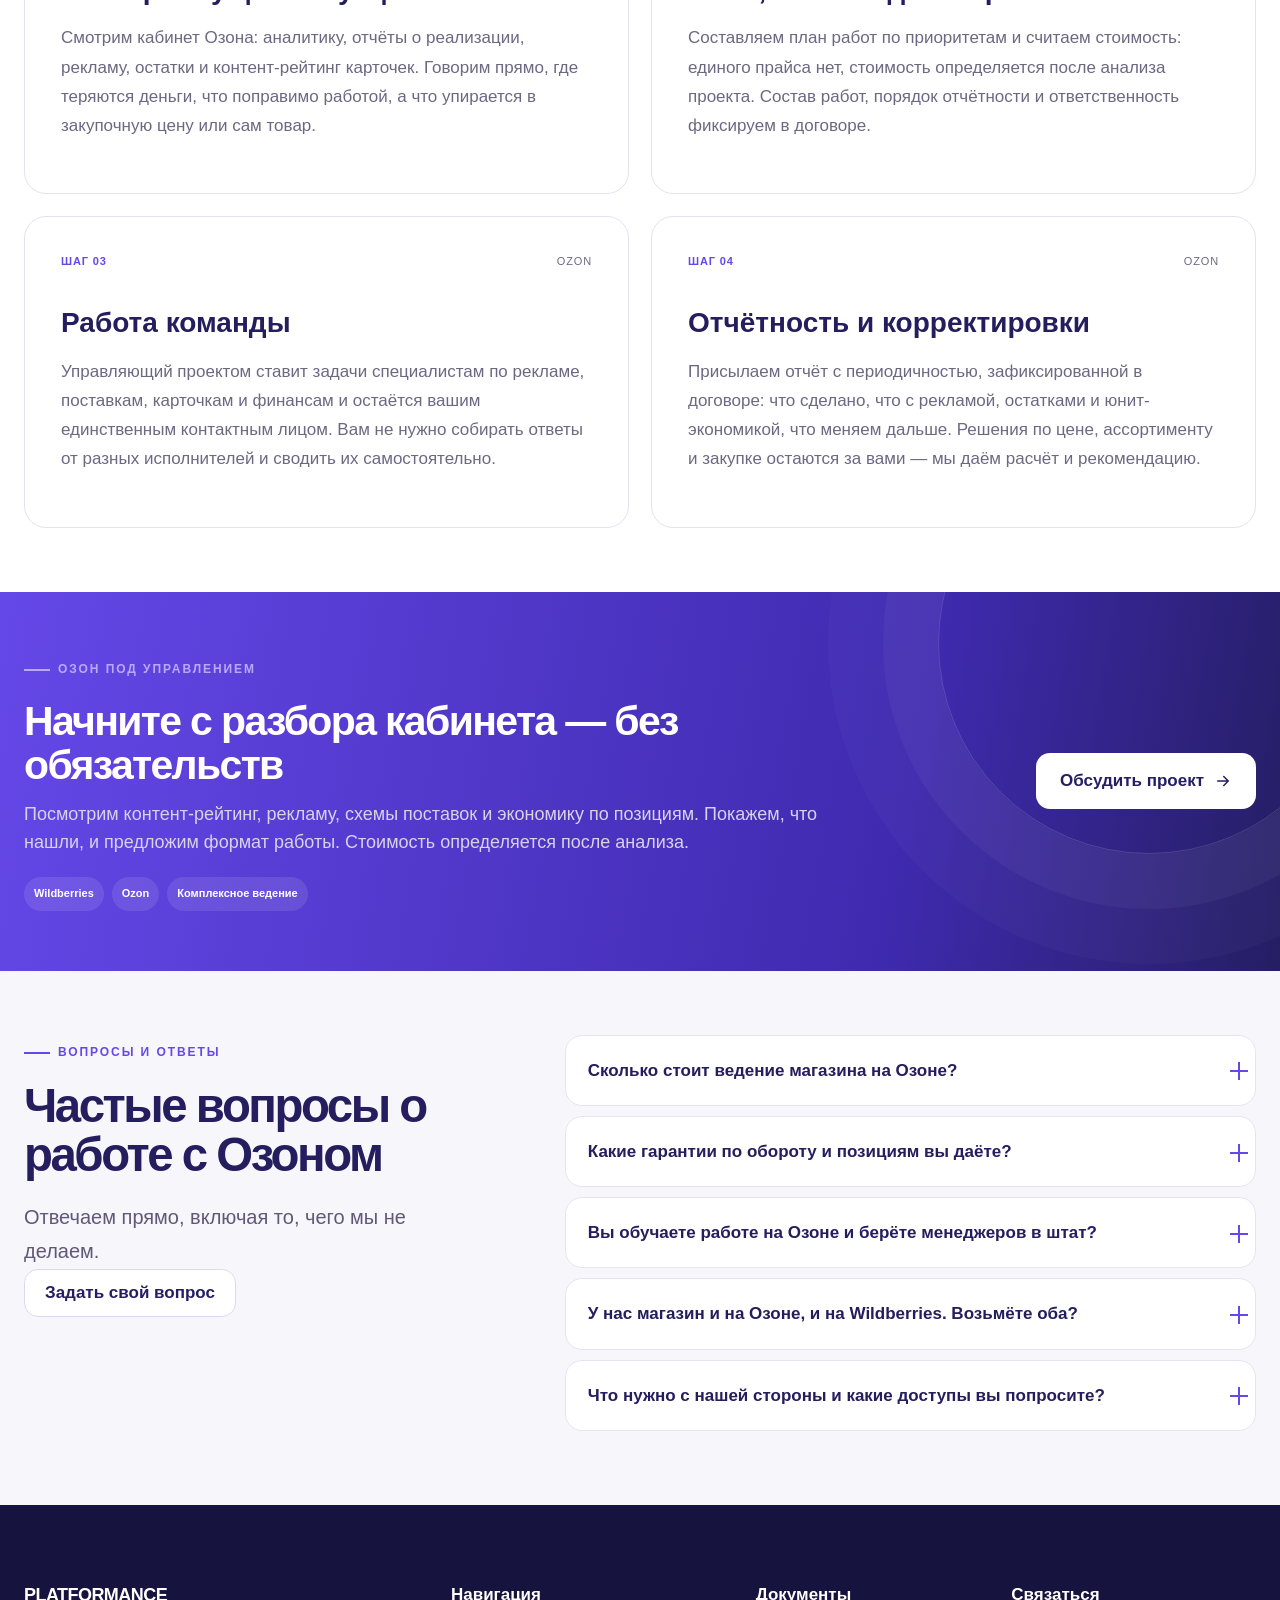
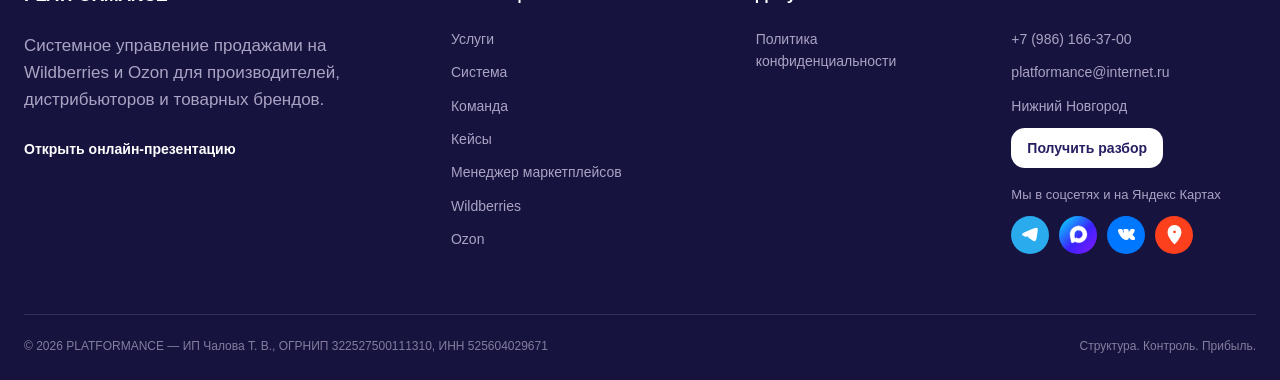
<file: ozon.html>
<!doctype html>
<html lang="ru">
<head>
<meta charset="utf-8">
<meta name="viewport" content="width=device-width,initial-scale=1,viewport-fit=cover">
<!-- Счётчики (Яндекс.Метрика + Top.Mail.Ru/VK): тяжёлые скрипты качаем после первого
     действия посетителя или через 3,5 с после load. Очереди ym/_tmr создаются сразу,
     поэтому ни один вызов цели не теряется — счётчики разбирают очередь при загрузке. -->
<script type="text/javascript">
   (function(m,e,t,r,i,k,a){m[i]=m[i]||function(){(m[i].a=m[i].a||[]).push(arguments)};
   m[i].l=1*new Date()})(window, document,'script','https://mc.yandex.ru/metrika/tag.js?id=111834033','ym');
   ym(111834033, 'init', {ssr:true, webvisor:true, clickmap:true, trackLinks:true, accurateTrackBounce:true});
   var _tmr = window._tmr || (window._tmr = []);
   _tmr.push({id: "3802153", type: "pageView", start: (new Date()).getTime()});
   (function(){
     var fired = false, evs = ['pointerdown','scroll','keydown','touchstart'];
     function loadCounters(){
       if (fired) return; fired = true;
       evs.forEach(function(ev){ removeEventListener(ev, loadCounters); });
       ['https://mc.yandex.ru/metrika/tag.js?id=111834033','https://top-fwz1.mail.ru/js/code.js'].forEach(function(src){
         var s = document.createElement('script'); s.async = true; s.src = src; document.head.appendChild(s);
       });
     }
     evs.forEach(function(ev){ addEventListener(ev, loadCounters, {passive:true}); });
     addEventListener('load', function(){ setTimeout(loadCounters, 3500); });
   })();
</script>
<noscript><div><img src="https://mc.yandex.ru/watch/111834033" style="position:absolute; left:-9999px;" alt=""></div></noscript>
<noscript><div><img src="https://top-fwz1.mail.ru/counter?id=3802153;js=na" style="position:absolute;left:-9999px;" alt="Top.Mail.Ru" /></div></noscript>
<title>Менеджер Озон: ведение и продвижение магазина на Озоне</title>
<meta name="description" content="Менеджер Озон и команда под ваш магазин: продвижение на Озоне, поставки, карточки, юнит-экономика. Работа по договору и отчётность. Оставьте заявку на разбор.">
<meta name="theme-color" content="#251E63">
<link rel="canonical" href="https://platformance.ru/ozon.html">
<link rel="icon" href="assets/favicon.svg" type="image/svg+xml"><link rel="icon" href="assets/favicon-120.png" type="image/png" sizes="120x120"><link rel="apple-touch-icon" href="assets/apple-touch-icon.png">
<meta property="og:type" content="website"><meta property="og:locale" content="ru_RU"><meta property="og:site_name" content="PLATFORMANCE"><meta property="og:title" content="Менеджер Озон: ведение и продвижение магазина на Озоне"><meta property="og:description" content="Менеджер Озон и команда под ваш магазин: продвижение на Озоне, поставки, карточки, юнит-экономика. Работа по договору и отчётность. Оставьте заявку на разбор."><meta property="og:url" content="https://platformance.ru/ozon.html"><meta property="og:image" content="https://platformance.ru/assets/og-cover.png"><meta property="og:image:width" content="1200"><meta property="og:image:height" content="630">
<script>document.documentElement.classList.add('js')</script>
<link rel="stylesheet" href="assets/styles.css?v=26">
<!-- Кнопки заявки ведут на index.html#audit. Заранее и в фоне скачиваем первые два файла формы Битрикс24, чтобы на главной они взялись из кэша -->
<script>(function(t){var b='https://cdn-ru.bitrix24.ru/b34954568/crm/form/';[b+'loader_4.js?'+(t/18e4|0),b+'app.js?'+(t/864e5|0)].forEach(function(u){var l=document.createElement('link');l.rel='prefetch';l.as='script';l.href=u;document.head.appendChild(l)})})(Date.now())</script>
<script type="application/ld+json">{"@context":"https://schema.org","@graph":[{"@type":"BreadcrumbList","itemListElement":[{"@type":"ListItem","position":1,"name":"Главная","item":"https://platformance.ru/"},{"@type":"ListItem","position":2,"name":"Ozon","item":"https://platformance.ru/ozon.html"}]},{"@type":"Service","@id":"https://platformance.ru/ozon.html#service","name":"Ведение и продвижение магазина на Ozon","serviceType":"Управление магазином на Ozon","description":"Менеджер Озон и команда под ваш магазин: продвижение на Озоне, поставки, карточки, юнит-экономика. Работа по договору и отчётность. Оставьте заявку на разбор.","areaServed":{"@type":"Country","name":"Россия"},"provider":{"@id":"https://platformance.ru/#organization"},"hasOfferCatalog":{"@type":"OfferCatalog","name":"Ведение и продвижение магазина на Ozon","itemListElement":[{"@type":"Offer","itemOffered":{"@type":"Service","name":"Карточки и контент-рейтинг","description":"Заполняем атрибуты и характеристики, чтобы поднять контент-рейтинг, собираем поисковые запросы Озона, дорабатываем фото, инфографику и rich-контент. После доработок отслеживаем, как карточка ведёт себя в выдаче, и показываем это в отчёте."}},{"@type":"Offer","itemOffered":{"@type":"Service","name":"Продвижение на Озоне","description":"Ведём рекламу в кабинете Озона: продвижение в поиске и платное размещение в каталоге. Считаем ДРР по каждой кампании, отключаем то, что не окупается, и не разгоняем рекламу на товар, которого не хватит на складе."}},{"@type":"Offer","itemOffered":{"@type":"Service","name":"Поставки и схема работы","description":"Считаем, что везти на FBO, что оставить на FBS или realFBS и как распределить остатки по кластерам. Рассчитываем точку заказа и предупреждаем о риске out-of-stock по ходовым позициям, следим за индексом локализации. Сроки и объём закупки остаются за вами."}},{"@type":"Offer","itemOffered":{"@type":"Service","name":"Цены, индекс и акции","description":"Следим за индексом цен: в невыгодной зоне товар теряет часть возможностей площадки — от акций до промо-подборок. Показываем, при какой цене он выходит в выгодную зону и что происходит с маржой; решение по цене остаётся за вами. Каждую акцию считаем отдельно."}},{"@type":"Offer","itemOffered":{"@type":"Service","name":"Юнит-экономика и отчётность","description":"Собираем экономику по каждому артикулу: комиссия, логистика с учётом индекса локализации, эквайринг, возвраты, реклама. Сверяем с отчётом о реализации, чтобы вы видели не выручку, а то, что осталось после удержаний."}},{"@type":"Offer","itemOffered":{"@type":"Service","name":"Отзывы и показатели качества","description":"Работаем с отзывами, в том числе через инструмент «Отзывы за баллы», отвечаем на вопросы покупателей и следим за показателями качества продавца. Просрочки, отмены и нарушение сроков сборки влияют на условия работы магазина на площадке."}}]}},{"@type":"FAQPage","@id":"https://platformance.ru/ozon.html#voprosy","mainEntity":[{"@type":"Question","name":"Сколько стоит ведение магазина на Озоне?","acceptedAnswer":{"@type":"Answer","text":"Единого прайса нет: стоимость определяется после анализа проекта. Она зависит от количества артикулов, схемы работы, объёма рекламы и того, что уже сделано в кабинете. После разбора вы получаете смету с составом работ и решаете, идти дальше или нет."}},{"@type":"Question","name":"Какие гарантии по обороту и позициям вы даёте?","acceptedAnswer":{"@type":"Answer","text":"Мы не обещаем конкретный оборот до анализа проекта и не гарантируем позиции: на выдачу влияют цена, наличие, отзывы и действия конкурентов. Гарантируем прозрачный процесс и отчётность — вы видите, что сделано и на что ушёл рекламный бюджет."}},{"@type":"Question","name":"Вы обучаете работе на Озоне и берёте менеджеров в штат?","acceptedAnswer":{"@type":"Answer","text":"Нет. Мы не проводим обучение, не готовим менеджеров маркетплейсов и не нанимаем сотрудников через эту страницу — вакансий здесь нет. Мы подрядчик и ведём магазины клиентов по договору. Если вы ищете курсы по Озону или работу менеджером, эта страница вам не подойдёт."}},{"@type":"Question","name":"У нас магазин и на Озоне, и на Wildberries. Возьмёте оба?","acceptedAnswer":{"@type":"Answer","text":"Да, работаем с обеими площадками. Логика ведения общая, но настройки разные: реклама в кабинете Озона считается иначе, чем на Wildberries, отличаются и схемы поставок. Объём работ по каждой площадке фиксируем отдельно."}},{"@type":"Question","name":"Что нужно с нашей стороны и какие доступы вы попросите?","acceptedAnswer":{"@type":"Answer","text":"Отдельный пользователь в кабинете Озона с правами на аналитику, рекламу, товары и поставки — логин владельца передавать не нужно. Ещё нужны данные по себестоимости и закупке и контакт человека, который принимает решения по цене и ассортименту. Дальше общение идёт через управляющего проектом."}}]}]}</script>
<script src="assets/config.js?v=25" defer></script><script src="assets/app.js?v=26" defer></script>
</head>
<body>
<header class="site-header" data-header>
  <div class="container header-inner">
    <a class="brand" href="index.html" aria-label="PLATFORMANCE — на главную">
      <span>PLATFORMANCE</span>
    </a>
    <nav class="desktop-nav" aria-label="Основная навигация">
      <a href="index.html#services">Услуги</a><a href="index.html#system">Система</a><a href="index.html#team">Команда</a><a href="index.html#case-gallery">Кейсы</a><a href="index.html#contacts">Контакты</a>
    </nav>
    <div class="header-actions"><a class="header-phone" href="tel:+79861663700">+7 (986) 166-37-00</a><a class="btn btn-sm btn-primary" href="index.html#audit">Получить разбор</a></div>
    <button class="menu-toggle" type="button" aria-expanded="false" aria-controls="mobile-menu" data-menu-toggle><span></span><span></span><span></span><b class="sr-only">Открыть меню</b></button>
  </div>
  <nav class="mobile-menu" id="mobile-menu" data-mobile-menu aria-label="Мобильная навигация">
    <a href="index.html#services">Услуги</a><a href="index.html#system">Система</a><a href="index.html#team">Команда</a><a href="index.html#case-gallery">Кейсы</a><a href="index.html#contacts">Контакты</a><a class="btn btn-primary" href="index.html#audit">Получить разбор</a><a href="tel:+79861663700">+7 (986) 166-37-00</a>
  </nav>
</header>
<main>

<section class="hero" id="page-top">
  <div class="hero-grid-bg"></div>
  <div class="hero-glow"></div>
  <div class="container hero-grid">
    <div class="hero-copy reveal">
      <span class="eyebrow">Ведение и продвижение на Озоне</span>
      <h1>Менеджер Озон — не один человек, а команда под магазин</h1>
      <p class="lead">Вы ведёте магазин на Озоне и ищете исполнителя, а не курсы и не сотрудника в штат. Роль, которую в вакансиях называют «менеджер Ozon», у нас закрывает команда: управляющий проектом — ваше единственное контактное лицо, за рекламу, поставки, карточки и юнит-экономику отвечают профильные специалисты.</p>
      <div class="hero-actions">
        <a class="btn btn-primary btn-lg" href="index.html#audit">Получить бесплатный разбор <svg viewBox="0 0 24 24" aria-hidden="true"><path d="M5 12h14M13 6l6 6-6 6"/></svg></a>
        <a class="btn btn-secondary btn-lg" href="#included">Что входит в работу</a>
      </div>
    </div>
  </div>
</section>

<section class="section" id="included">
  <div class="container">
    <div class="section-head split reveal">
      <div>
        <span class="eyebrow">Состав работ</span>
        <h2>Что входит в ведение магазина на Озоне</h2>
      </div>
      <p>Ведение магазина на Озоне — это шесть зон, связанных между собой: реклама упирается в остатки, остатки — в юнит-экономику, цена — в доступ к акциям. За каждой зоной стоит профильный специалист, за общую картину отвечает управляющий проектом.</p>
    </div>
    <div class="service-grid">
<article class="service-card reveal"><h3>Карточки и контент-рейтинг</h3><p>Заполняем атрибуты и характеристики, чтобы поднять контент-рейтинг, собираем поисковые запросы Озона, дорабатываем фото, инфографику и rich-контент. После доработок отслеживаем, как карточка ведёт себя в выдаче, и показываем это в отчёте.</p></article>
<article class="service-card reveal"><h3>Продвижение на Озоне</h3><p>Ведём рекламу в кабинете Озона: продвижение в поиске и платное размещение в каталоге. Считаем ДРР по каждой кампании, отключаем то, что не окупается, и не разгоняем рекламу на товар, которого не хватит на складе.</p></article>
<article class="service-card reveal"><h3>Поставки и схема работы</h3><p>Считаем, что везти на FBO, что оставить на FBS или realFBS и как распределить остатки по кластерам. Рассчитываем точку заказа и предупреждаем о риске out-of-stock по ходовым позициям, следим за индексом локализации. Сроки и объём закупки остаются за вами.</p></article>
<article class="service-card reveal"><h3>Цены, индекс и акции</h3><p>Следим за индексом цен: в невыгодной зоне товар теряет часть возможностей площадки — от акций до промо-подборок. Показываем, при какой цене он выходит в выгодную зону и что происходит с маржой; решение по цене остаётся за вами. Каждую акцию считаем отдельно.</p></article>
<article class="service-card reveal"><h3>Юнит-экономика и отчётность</h3><p>Собираем экономику по каждому артикулу: комиссия, логистика с учётом индекса локализации, эквайринг, возвраты, реклама. Сверяем с отчётом о реализации, чтобы вы видели не выручку, а то, что осталось после удержаний.</p></article>
<article class="service-card reveal"><h3>Отзывы и показатели качества</h3><p>Работаем с отзывами, в том числе через инструмент «Отзывы за баллы», отвечаем на вопросы покупателей и следим за показателями качества продавца. Просрочки, отмены и нарушение сроков сборки влияют на условия работы магазина на площадке.</p></article>
    </div>
  </div>
</section>

<section class="section section-soft" id="signals">
  <div class="container">
    <div class="section-head split reveal">
      <div>
        <span class="eyebrow">Когда нас зовут</span>
        <h2>Когда магазину нужен менеджер Озон со стороны</h2>
      </div>
      <p>Чаще всего запрос звучит не «нужен рост», а описывает конкретную проблему. Если узнали свою ситуацию — это повод для разбора. Сразу оговорим границы: мы не выкупаем товар за вас, не занимаемся накруткой отзывов и продаж и не беремся за проект, который не сходится по закупочной цене, — об этом скажем прямо на разборе, до договора.</p>
    </div>
    <div class="audit-points">
<div class="reveal"><span>01</span><p>Реклама на Озоне крутится, заказы идут, а после комиссии, логистики и ДРР от прибыли почти ничего не остаётся.</p></div>
<div class="reveal"><span>02</span><p>Ходовые позиции заканчиваются на одном кластере, а на другом лежат остатки, которые почти не продаются и накапливают хранение.</p></div>
<div class="reveal"><span>03</span><p>Индекс цен ушёл в красную зону, показы просели, а часть площадочных возможностей стала недоступна.</p></div>
<div class="reveal"><span>04</span><p>Отчёт о реализации никто не разбирает: непонятно, какие артикулы кормят магазин, а какие тянут его вниз.</p></div>
<div class="reveal"><span>05</span><p>Магазин ведёт один человек сразу на всё — рекламу, поставки, карточки, отзывы; какое-то направление всегда провисает.</p></div>
    </div>
  </div>
</section>

<section class="section" id="how">
  <div class="container">
    <div class="section-head reveal">
      <span class="eyebrow">Порядок работы</span>
      <h2>Как устроена работа над магазином на Озоне</h2>
    </div>
    <div class="case-grid">
<article class="case-card reveal"><div class="case-top"><span>Шаг 01</span><em>Ozon</em></div><h3>Разбор текущей ситуации</h3><p>Смотрим кабинет Озона: аналитику, отчёты о реализации, рекламу, остатки и контент-рейтинг карточек. Говорим прямо, где теряются деньги, что поправимо работой, а что упирается в закупочную цену или сам товар.</p></article>
<article class="case-card reveal"><div class="case-top"><span>Шаг 02</span><em>Ozon</em></div><h3>План, смета и договор</h3><p>Составляем план работ по приоритетам и считаем стоимость: единого прайса нет, стоимость определяется после анализа проекта. Состав работ, порядок отчётности и ответственность фиксируем в договоре.</p></article>
<article class="case-card reveal"><div class="case-top"><span>Шаг 03</span><em>Ozon</em></div><h3>Работа команды</h3><p>Управляющий проектом ставит задачи специалистам по рекламе, поставкам, карточкам и финансам и остаётся вашим единственным контактным лицом. Вам не нужно собирать ответы от разных исполнителей и сводить их самостоятельно.</p></article>
<article class="case-card reveal"><div class="case-top"><span>Шаг 04</span><em>Ozon</em></div><h3>Отчётность и корректировки</h3><p>Присылаем отчёт с периодичностью, зафиксированной в договоре: что сделано, что с рекламой, остатками и юнит-экономикой, что меняем дальше. Решения по цене, ассортименту и закупке остаются за вами — мы даём расчёт и рекомендацию.</p></article>
    </div>
  </div>
</section>

<section class="cta-band">
  <div class="container cta-band-inner">
    <div>
      <span class="eyebrow eyebrow-light">Озон под управлением</span>
      <h2>Начните с разбора кабинета — без обязательств</h2>
      <p>Посмотрим контент-рейтинг, рекламу, схемы поставок и экономику по позициям. Покажем, что нашли, и предложим формат работы. Стоимость определяется после анализа.</p>
    </div>
    <a class="btn btn-light btn-lg" href="index.html#audit">Обсудить проект <svg viewBox="0 0 24 24" aria-hidden="true"><path d="M5 12h14M13 6l6 6-6 6"/></svg></a>
  </div>
</section>

<section class="section section-soft" id="voprosy">
  <div class="container faq-layout">
    <div class="section-head sticky-head reveal">
      <span class="eyebrow">Вопросы и ответы</span>
      <h2>Частые вопросы о работе с Озоном</h2>
      <p>Отвечаем прямо, включая то, чего мы не делаем.</p>
      <a class="btn btn-secondary" href="index.html#contacts">Задать свой вопрос</a>
    </div>
    <div class="faq-list">
<details class="faq-item reveal"><summary>Сколько стоит ведение магазина на Озоне?<span></span></summary><div><p>Единого прайса нет: стоимость определяется после анализа проекта. Она зависит от количества артикулов, схемы работы, объёма рекламы и того, что уже сделано в кабинете. После разбора вы получаете смету с составом работ и решаете, идти дальше или нет.</p></div></details>
<details class="faq-item reveal"><summary>Какие гарантии по обороту и позициям вы даёте?<span></span></summary><div><p>Мы не обещаем конкретный оборот до анализа проекта и не гарантируем позиции: на выдачу влияют цена, наличие, отзывы и действия конкурентов. Гарантируем прозрачный процесс и отчётность — вы видите, что сделано и на что ушёл рекламный бюджет.</p></div></details>
<details class="faq-item reveal"><summary>Вы обучаете работе на Озоне и берёте менеджеров в штат?<span></span></summary><div><p>Нет. Мы не проводим обучение, не готовим менеджеров маркетплейсов и не нанимаем сотрудников через эту страницу — вакансий здесь нет. Мы подрядчик и ведём магазины клиентов по договору. Если вы ищете курсы по Озону или работу менеджером, эта страница вам не подойдёт.</p></div></details>
<details class="faq-item reveal"><summary>У нас магазин и на Озоне, и на Wildberries. Возьмёте оба?<span></span></summary><div><p>Да, работаем с обеими площадками. Логика ведения общая, но настройки разные: реклама в кабинете Озона считается иначе, чем на Wildberries, отличаются и схемы поставок. Объём работ по каждой площадке фиксируем отдельно.</p></div></details>
<details class="faq-item reveal"><summary>Что нужно с нашей стороны и какие доступы вы попросите?<span></span></summary><div><p>Отдельный пользователь в кабинете Озона с правами на аналитику, рекламу, товары и поставки — логин владельца передавать не нужно. Ещё нужны данные по себестоимости и закупке и контакт человека, который принимает решения по цене и ассортименту. Дальше общение идёт через управляющего проектом.</p></div></details>
    </div>
  </div>
</section>

</main>
<footer class="site-footer">
  <div class="container footer-grid">
    <div class="footer-brand"><a class="brand brand-light" href="index.html"><span>PLATFORMANCE</span></a><p>Системное управление продажами на Wildberries и Ozon для производителей, дистрибьюторов и товарных брендов.</p><a class="text-link light" href="https://grown-cetacean-x3xdais.gamma.site/" target="_blank" rel="noopener">Открыть онлайн-презентацию</a></div>
    <div class="footer-col"><strong>Навигация</strong><a href="index.html#services">Услуги</a><a href="index.html#system">Система</a><a href="index.html#team">Команда</a><a href="index.html#case-gallery">Кейсы</a><a href="menedzher-marketplejsov.html">Менеджер маркетплейсов</a><a href="wildberries.html">Wildberries</a><a href="ozon.html">Ozon</a></div>
    <div class="footer-col"><strong>Документы</strong><a href="privacy.html">Политика конфиденциальности</a></div>
    <div class="footer-col"><strong>Связаться</strong><a href="tel:+79861663700">+7 (986) 166-37-00</a><a href="mailto:platformance@internet.ru">platformance@internet.ru</a><span>Нижний Новгород</span><a class="btn btn-light btn-sm" href="index.html#audit">Получить разбор</a><div class="social-footer"><small>Мы в соцсетях и на Яндекс Картах</small><div class="social-row"><a class="social-dot social-tg" href="https://t.me/Platformancepublic" target="_blank" rel="noopener" aria-label="Telegram-канал PLATFORMANCE" title="Telegram-канал PLATFORMANCE"><svg viewBox="1.6 2.7 20 20" aria-hidden="true"><path fill="currentColor" d="M16.906 7.224c.1-.002.321.023.465.14a.506.506 0 0 1 .171.325c.016.093.036.306.02.472-.18 1.898-.962 6.502-1.36 8.627-.168.9-.499 1.201-.82 1.23-.696.065-1.225-.46-1.9-.902-1.056-.693-1.653-1.124-2.678-1.8-1.185-.78-.417-1.21.258-1.91.177-.184 3.247-2.977 3.307-3.23.007-.032.014-.15-.056-.212s-.174-.041-.249-.024c-.106.024-1.793 1.14-5.061 3.345-.48.33-.913.49-1.302.48-.428-.008-1.252-.241-1.865-.44-.752-.245-1.349-.374-1.297-.789.027-.216.325-.437.893-.663 3.498-1.524 5.83-2.529 6.998-3.014 3.332-1.386 4.025-1.627 4.476-1.635z"/></svg></a><a class="social-dot social-max" href="https://max.ru/channel_Platformancepublic" target="_blank" rel="noopener" aria-label="Канал PLATFORMANCE в MAX" title="Канал PLATFORMANCE в MAX"><svg viewBox="-12 -11 124 124" aria-hidden="true"><path fill="currentColor" fill-rule="evenodd" d="M50.8 0.3C78.3 0.3 99.9 22.6 99.9 50.1C99.9 77.7 77.6 99.5 51 99.5C41.6 99.5 37 98.2 29.6 92.9C29.1 92.6 28.4 92.7 28 93.1C22.4 99.2 7.8 103.4 7.2 95.2C7.2 80.8 0 71.4 0 49.9C0 21.6 23.2 0.3 50.8 0.3ZM51.5 24.8C38.5 24.1 28.3 33.2 26 47.4C24.1 59.1 27.4 73.5 30.3 74.2C31.5 74.5 34.4 72.3 36.5 70.3C36.9 69.9 37.5 69.9 37.9 70.1C41.2 72.1 44.9 73.6 49 73.9C62.4 74.6 74.3 64.1 75 50.6C75.7 37.2 64.9 25.5 51.5 24.8V24.8Z"/></svg></a><a class="social-dot social-vk" href="https://vk.com/platformance" target="_blank" rel="noopener" aria-label="Группа PLATFORMANCE ВКонтакте" title="Группа PLATFORMANCE ВКонтакте"><svg viewBox="1 1.4 22 22" aria-hidden="true"><path fill="currentColor" d="M19.376 17.123h-1.744c-.66 0-.864-.525-2.05-1.727-1.033-1-1.49-1.135-1.744-1.135-.356 0-.458.102-.458.593v1.575c0 .424-.135.678-1.253.678-1.846 0-3.896-1.118-5.335-3.202C4.624 10.857 4.03 8.57 4.03 8.096c0-.254.102-.491.593-.491h1.744c.44 0 .61.203.78.678.863 2.49 2.303 4.675 2.896 4.675.22 0 .322-.102.322-.66V9.721c-.068-1.186-.695-1.287-.695-1.71 0-.204.17-.407.44-.407h2.744c.373 0 .508.203.508.643v3.473c0 .372.17.508.271.508.22 0 .407-.136.813-.542 1.254-1.406 2.151-3.574 2.151-3.574.119-.254.322-.491.763-.491h1.744c.525 0 .644.27.525.643-.22 1.017-2.354 4.031-2.354 4.031-.186.305-.254.44 0 .78.186.254.796.779 1.203 1.253.745.847 1.32 1.558 1.473 2.05.17.49-.085.744-.576.744z"/></svg></a><a class="social-dot social-ya" href="https://yandex.ru/maps/org/platformance/71777039199/reviews/" target="_blank" rel="noopener" aria-label="Отзывы о PLATFORMANCE на Яндекс Картах" title="Отзывы о PLATFORMANCE на Яндекс Картах"><svg viewBox="0 0 24 24" aria-hidden="true"><path fill="currentColor" d="M12 2C8.13 2 5 5.13 5 9c0 5.25 7 13 7 13s7-7.75 7-13c0-3.87-3.13-7-7-7zm0 9.5a2.5 2.5 0 1 1 0-5 2.5 2.5 0 0 1 0 5z"/></svg></a></div></div></div>
  </div>
  <div class="container footer-bottom"><span>© 2026 PLATFORMANCE — ИП Чалова Т. В., ОГРНИП 322527500111310, ИНН 525604029671</span><span>Структура. Контроль. Прибыль.</span></div>
</footer>
<script src="assets/metrika-events.js?v=1" defer></script>
</body>
</html>
</file>
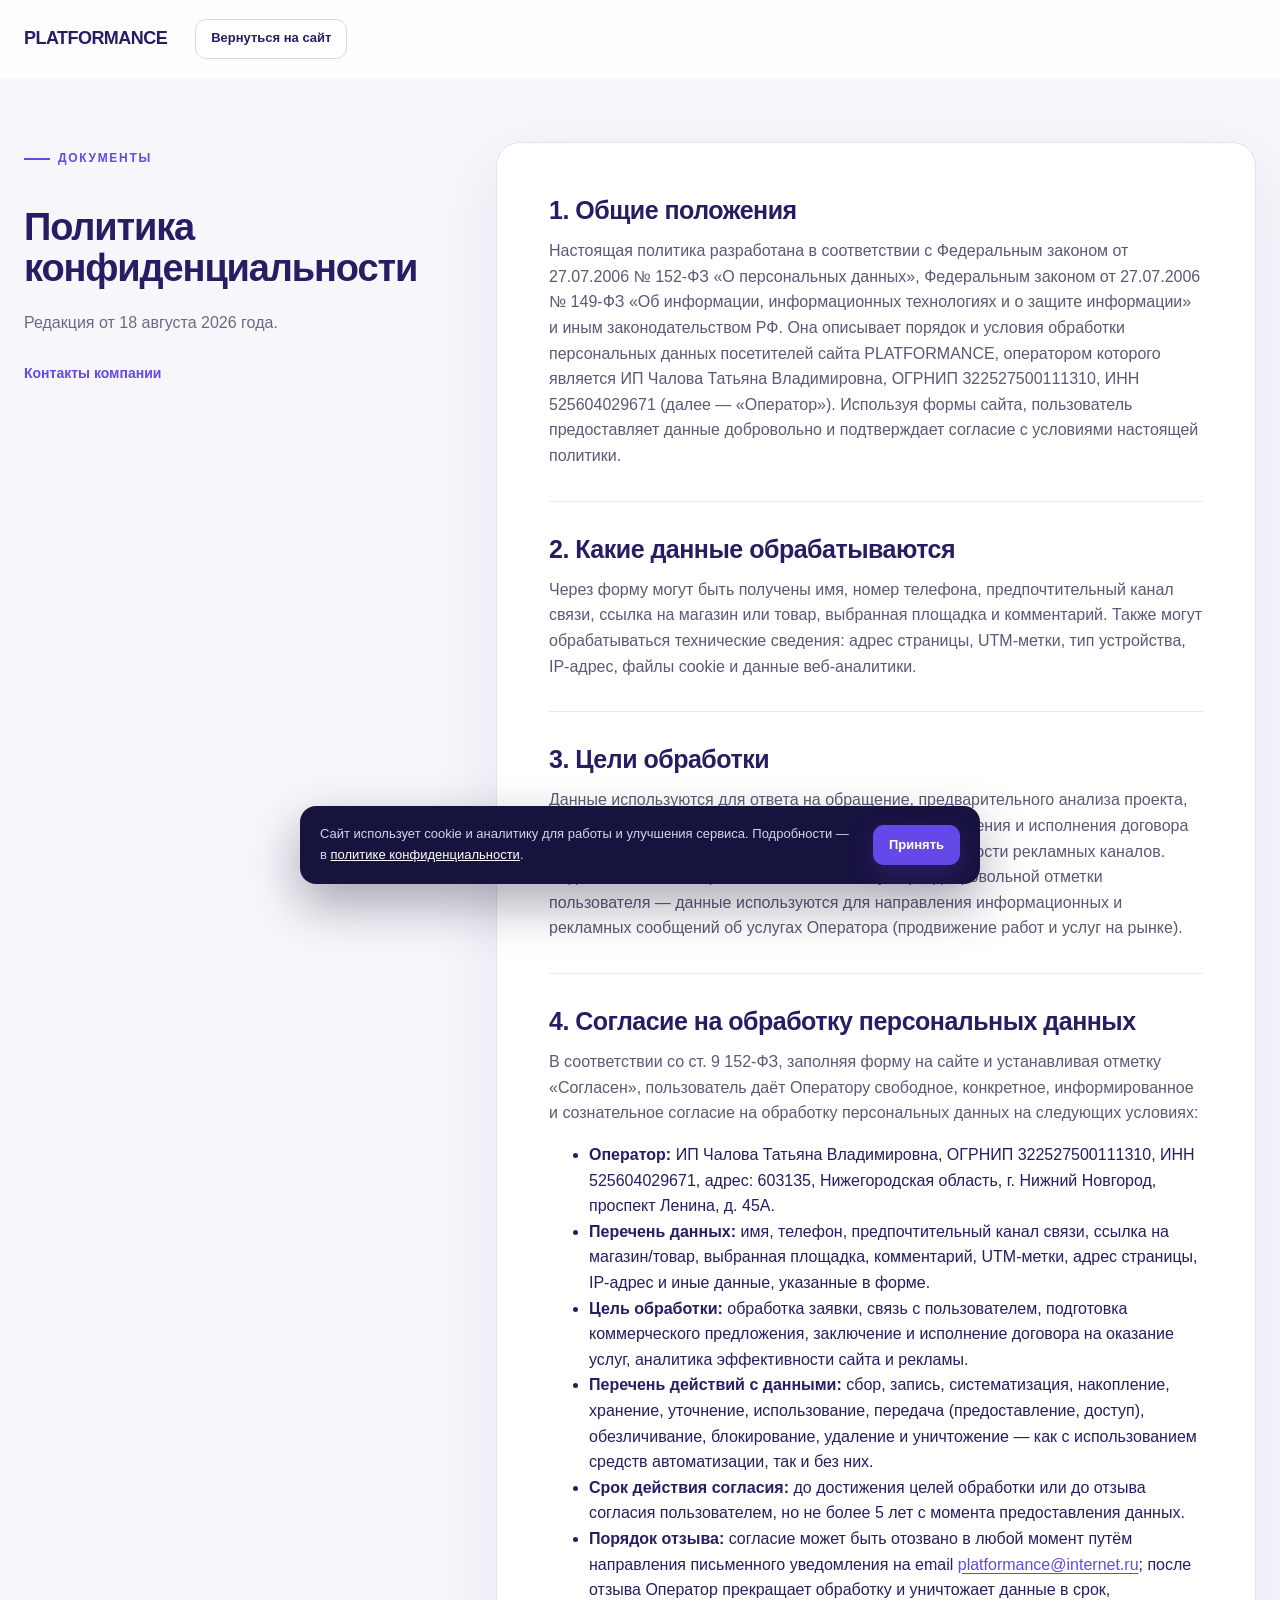
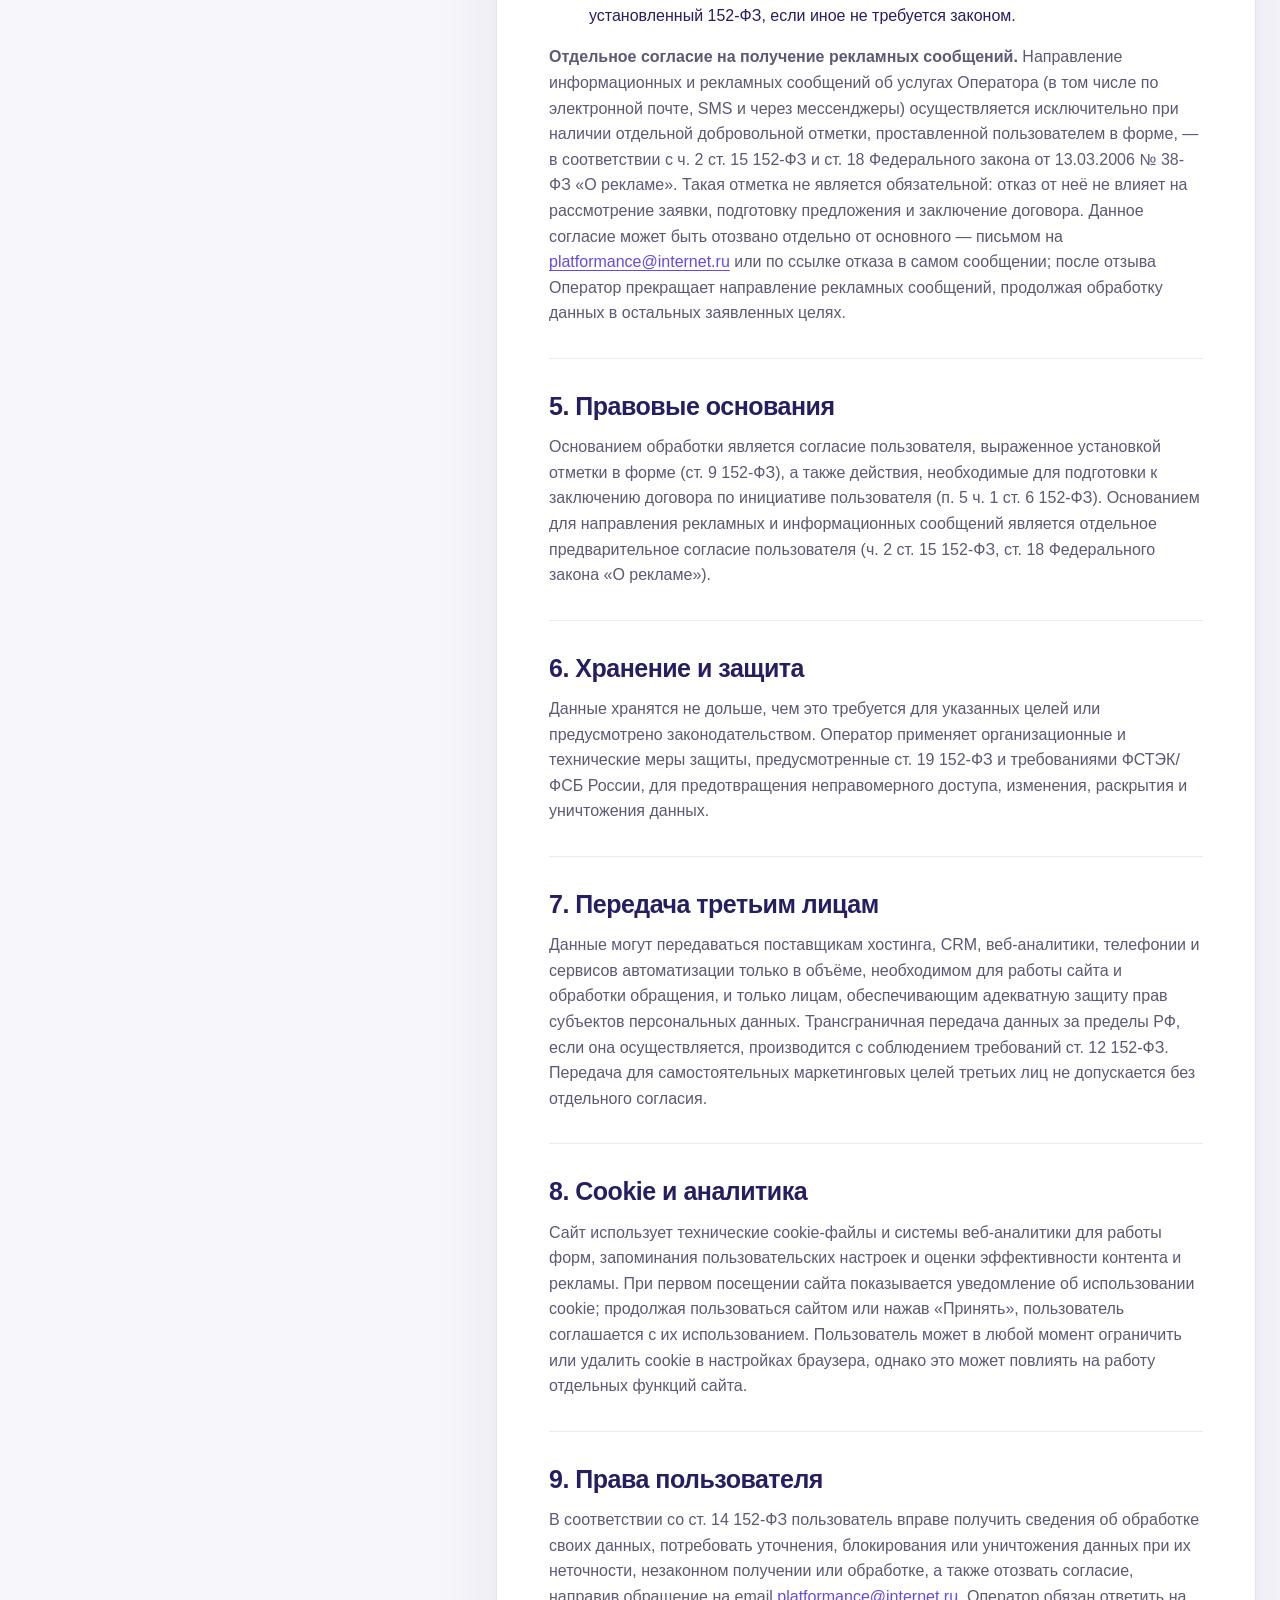
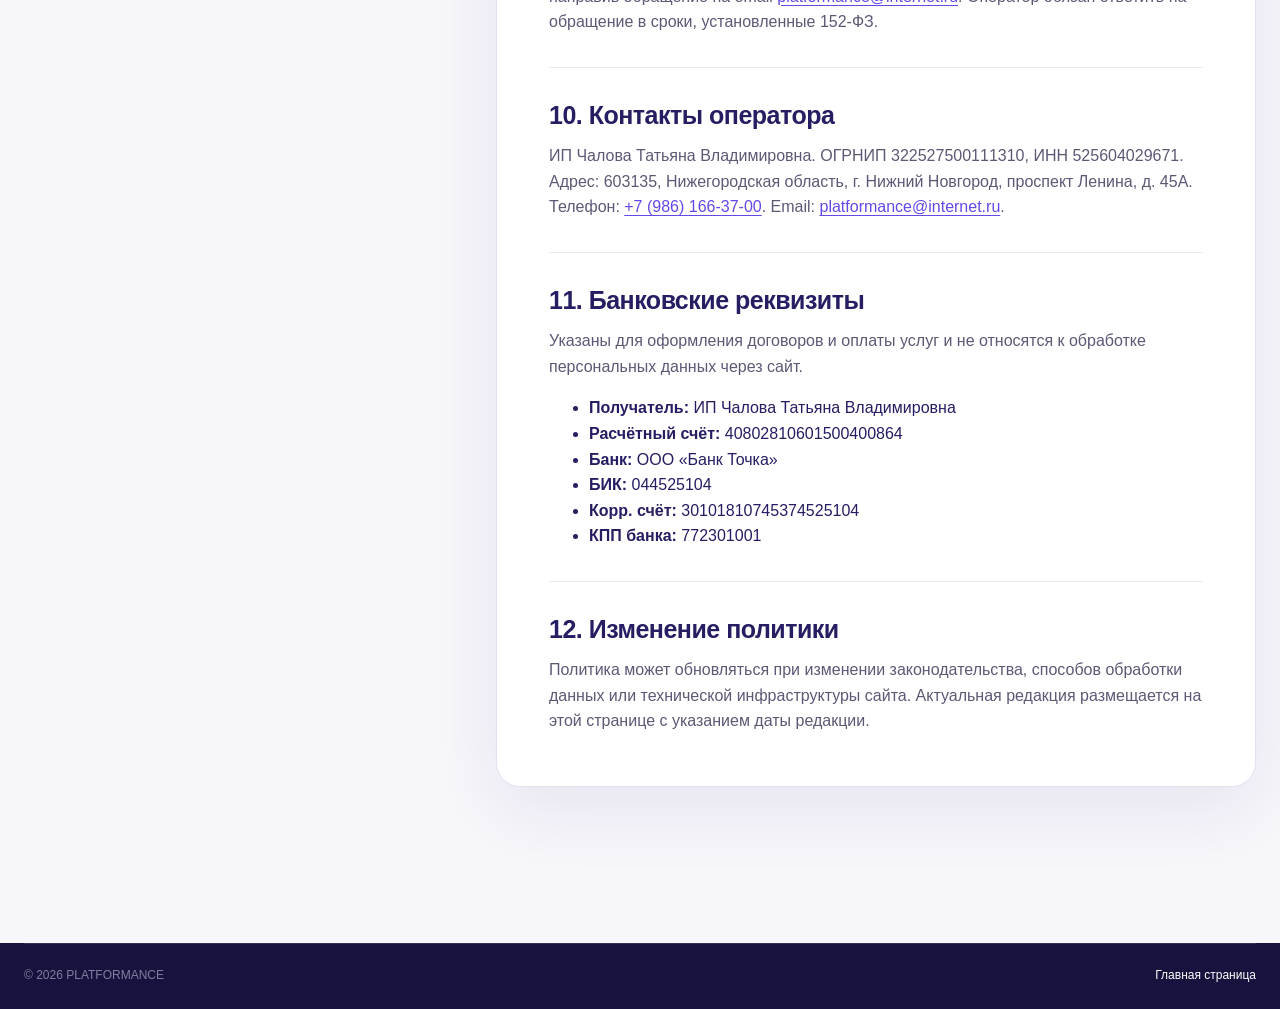
<file: privacy.html>
<!doctype html>
<html lang="ru">
<head>
<meta charset="utf-8">
<meta name="viewport" content="width=device-width,initial-scale=1,viewport-fit=cover">
<!-- Счётчики (Яндекс.Метрика + Top.Mail.Ru/VK): тяжёлые скрипты качаем после первого
     действия посетителя или через 3,5 с после load. Очереди ym/_tmr создаются сразу,
     поэтому ни один вызов цели не теряется — счётчики разбирают очередь при загрузке. -->
<script type="text/javascript">
   (function(m,e,t,r,i,k,a){m[i]=m[i]||function(){(m[i].a=m[i].a||[]).push(arguments)};
   m[i].l=1*new Date()})(window, document,'script','https://mc.yandex.ru/metrika/tag.js?id=111834033','ym');
   ym(111834033, 'init', {ssr:true, webvisor:true, clickmap:true, trackLinks:true, accurateTrackBounce:true});
   var _tmr = window._tmr || (window._tmr = []);
   _tmr.push({id: "3802153", type: "pageView", start: (new Date()).getTime()});
   (function(){
     var fired = false, evs = ['pointerdown','scroll','keydown','touchstart'];
     function loadCounters(){
       if (fired) return; fired = true;
       evs.forEach(function(ev){ removeEventListener(ev, loadCounters); });
       ['https://mc.yandex.ru/metrika/tag.js?id=111834033','https://top-fwz1.mail.ru/js/code.js'].forEach(function(src){
         var s = document.createElement('script'); s.async = true; s.src = src; document.head.appendChild(s);
       });
     }
     evs.forEach(function(ev){ addEventListener(ev, loadCounters, {passive:true}); });
     addEventListener('load', function(){ setTimeout(loadCounters, 3500); });
   })();
</script>
<noscript><div><img src="https://mc.yandex.ru/watch/111834033" style="position:absolute; left:-9999px;" alt=""></div></noscript>
<noscript><div><img src="https://top-fwz1.mail.ru/counter?id=3802153;js=na" style="position:absolute;left:-9999px;" alt="Top.Mail.Ru" /></div></noscript>

<title>Политика конфиденциальности — PLATFORMANCE</title>
<meta name="description" content="Политика обработки персональных данных на сайте PLATFORMANCE.">
<meta name="robots" content="index,follow">
<meta name="theme-color" content="#251E63">
<link rel="canonical" href="https://platformance.ru/privacy.html">
<link rel="icon" href="assets/favicon.svg" type="image/svg+xml"><link rel="icon" href="assets/favicon-120.png" type="image/png" sizes="120x120"><link rel="apple-touch-icon" href="assets/apple-touch-icon.png">
<script>document.documentElement.classList.add('js')</script>
<link rel="stylesheet" href="assets/styles.css?v=26">
<script src="assets/app.js?v=26" defer></script>
</head>
<body class="legal-page">
<a class="skip-link" href="#main">Перейти к содержанию</a>
<header class="site-header is-scrolled" data-header>
  <div class="container header-inner">
    <a class="brand" href="index.html" aria-label="PLATFORMANCE — на главную">
      <span>PLATFORMANCE</span>
    </a>
    <a class="btn btn-sm btn-secondary" href="index.html">Вернуться на сайт</a>
  </div>
</header>
<main id="main" class="legal-main">
  <div class="container legal-layout">
    <aside class="legal-aside">
      <span class="eyebrow">Документы</span>
      <h1>Политика конфиденциальности</h1>
      <p>Редакция от 18 августа 2026 года.</p>
      <a class="text-link" href="index.html#contacts">Контакты компании</a>
    </aside>
    <article class="legal-content">
      <section><h2>1. Общие положения</h2><p>Настоящая политика разработана в соответствии с Федеральным законом от 27.07.2006 № 152-ФЗ «О персональных данных», Федеральным законом от 27.07.2006 № 149-ФЗ «Об информации, информационных технологиях и о защите информации» и иным законодательством РФ. Она описывает порядок и условия обработки персональных данных посетителей сайта PLATFORMANCE, оператором которого является ИП Чалова Татьяна Владимировна, ОГРНИП 322527500111310, ИНН 525604029671 (далее — «Оператор»). Используя формы сайта, пользователь предоставляет данные добровольно и подтверждает согласие с условиями настоящей политики.</p></section>
      <section><h2>2. Какие данные обрабатываются</h2><p>Через форму могут быть получены имя, номер телефона, предпочтительный канал связи, ссылка на магазин или товар, выбранная площадка и комментарий. Также могут обрабатываться технические сведения: адрес страницы, UTM-метки, тип устройства, IP-адрес, файлы cookie и данные веб-аналитики.</p></section>
      <section><h2>3. Цели обработки</h2><p>Данные используются для ответа на обращение, предварительного анализа проекта, подготовки предложения, связи с пользователем, заключения и исполнения договора на оказание услуг, улучшения сайта и оценки эффективности рекламных каналов. Отдельно — только при наличии соответствующей добровольной отметки пользователя — данные используются для направления информационных и рекламных сообщений об услугах Оператора (продвижение работ и услуг на рынке).</p></section>
      <section id="consent"><h2>4. Согласие на обработку персональных данных</h2><p>В соответствии со ст. 9 152-ФЗ, заполняя форму на сайте и устанавливая отметку «Согласен», пользователь даёт Оператору свободное, конкретное, информированное и сознательное согласие на обработку персональных данных на следующих условиях:</p>
        <ul>
          <li><b>Оператор:</b> ИП Чалова Татьяна Владимировна, ОГРНИП 322527500111310, ИНН 525604029671, адрес: 603135, Нижегородская область, г. Нижний Новгород, проспект Ленина, д. 45А.</li>
          <li><b>Перечень данных:</b> имя, телефон, предпочтительный канал связи, ссылка на магазин/товар, выбранная площадка, комментарий, UTM-метки, адрес страницы, IP-адрес и иные данные, указанные в форме.</li>
          <li><b>Цель обработки:</b> обработка заявки, связь с пользователем, подготовка коммерческого предложения, заключение и исполнение договора на оказание услуг, аналитика эффективности сайта и рекламы.</li>
          <li><b>Перечень действий с данными:</b> сбор, запись, систематизация, накопление, хранение, уточнение, использование, передача (предоставление, доступ), обезличивание, блокирование, удаление и уничтожение — как с использованием средств автоматизации, так и без них.</li>
          <li><b>Срок действия согласия:</b> до достижения целей обработки или до отзыва согласия пользователем, но не более 5 лет с момента предоставления данных.</li>
          <li><b>Порядок отзыва:</b> согласие может быть отозвано в любой момент путём направления письменного уведомления на email <a href="mailto:platformance@internet.ru">platformance@internet.ru</a>; после отзыва Оператор прекращает обработку и уничтожает данные в срок, установленный 152-ФЗ, если иное не требуется законом.</li>
        </ul>
        <p><b>Отдельное согласие на получение рекламных сообщений.</b> Направление информационных и рекламных сообщений об услугах Оператора (в том числе по электронной почте, SMS и через мессенджеры) осуществляется исключительно при наличии отдельной добровольной отметки, проставленной пользователем в форме, — в соответствии с ч. 2 ст. 15 152-ФЗ и ст. 18 Федерального закона от 13.03.2006 № 38-ФЗ «О рекламе». Такая отметка не является обязательной: отказ от неё не влияет на рассмотрение заявки, подготовку предложения и заключение договора. Данное согласие может быть отозвано отдельно от основного — письмом на <a href="mailto:platformance@internet.ru">platformance@internet.ru</a> или по ссылке отказа в самом сообщении; после отзыва Оператор прекращает направление рекламных сообщений, продолжая обработку данных в остальных заявленных целях.</p>
      </section>
      <section><h2>5. Правовые основания</h2><p>Основанием обработки является согласие пользователя, выраженное установкой отметки в форме (ст. 9 152-ФЗ), а также действия, необходимые для подготовки к заключению договора по инициативе пользователя (п. 5 ч. 1 ст. 6 152-ФЗ). Основанием для направления рекламных и информационных сообщений является отдельное предварительное согласие пользователя (ч. 2 ст. 15 152-ФЗ, ст. 18 Федерального закона «О рекламе»).</p></section>
      <section><h2>6. Хранение и защита</h2><p>Данные хранятся не дольше, чем это требуется для указанных целей или предусмотрено законодательством. Оператор применяет организационные и технические меры защиты, предусмотренные ст. 19 152-ФЗ и требованиями ФСТЭК/ФСБ России, для предотвращения неправомерного доступа, изменения, раскрытия и уничтожения данных.</p></section>
      <section><h2>7. Передача третьим лицам</h2><p>Данные могут передаваться поставщикам хостинга, CRM, веб-аналитики, телефонии и сервисов автоматизации только в объёме, необходимом для работы сайта и обработки обращения, и только лицам, обеспечивающим адекватную защиту прав субъектов персональных данных. Трансграничная передача данных за пределы РФ, если она осуществляется, производится с соблюдением требований ст. 12 152-ФЗ. Передача для самостоятельных маркетинговых целей третьих лиц не допускается без отдельного согласия.</p></section>
      <section id="cookies"><h2>8. Cookie и аналитика</h2><p>Сайт использует технические cookie-файлы и системы веб-аналитики для работы форм, запоминания пользовательских настроек и оценки эффективности контента и рекламы. При первом посещении сайта показывается уведомление об использовании cookie; продолжая пользоваться сайтом или нажав «Принять», пользователь соглашается с их использованием. Пользователь может в любой момент ограничить или удалить cookie в настройках браузера, однако это может повлиять на работу отдельных функций сайта.</p></section>
      <section><h2>9. Права пользователя</h2><p>В соответствии со ст. 14 152-ФЗ пользователь вправе получить сведения об обработке своих данных, потребовать уточнения, блокирования или уничтожения данных при их неточности, незаконном получении или обработке, а также отозвать согласие, направив обращение на email <a href="mailto:platformance@internet.ru">platformance@internet.ru</a>. Оператор обязан ответить на обращение в сроки, установленные 152-ФЗ.</p></section>
      <section><h2>10. Контакты оператора</h2><p>ИП Чалова Татьяна Владимировна. ОГРНИП 322527500111310, ИНН 525604029671. Адрес: 603135, Нижегородская область, г. Нижний Новгород, проспект Ленина, д. 45А. Телефон: <a href="tel:+79861663700">+7 (986) 166-37-00</a>. Email: <a href="mailto:platformance@internet.ru">platformance@internet.ru</a>.</p></section>
      <section><h2>11. Банковские реквизиты</h2><p>Указаны для оформления договоров и оплаты услуг и не относятся к обработке персональных данных через сайт.</p>
        <ul>
          <li><b>Получатель:</b> ИП Чалова Татьяна Владимировна</li>
          <li><b>Расчётный счёт:</b> 40802810601500400864</li>
          <li><b>Банк:</b> ООО «Банк Точка»</li>
          <li><b>БИК:</b> 044525104</li>
          <li><b>Корр. счёт:</b> 30101810745374525104</li>
          <li><b>КПП банка:</b> 772301001</li>
        </ul>
      </section>
      <section><h2>12. Изменение политики</h2><p>Политика может обновляться при изменении законодательства, способов обработки данных или технической инфраструктуры сайта. Актуальная редакция размещается на этой странице с указанием даты редакции.</p></section>
    </article>
  </div>
</main>
<footer class="site-footer compact-footer"><div class="container footer-bottom"><span>© 2026 PLATFORMANCE</span><a href="index.html">Главная страница</a></div></footer>
</body>
</html>
</file>
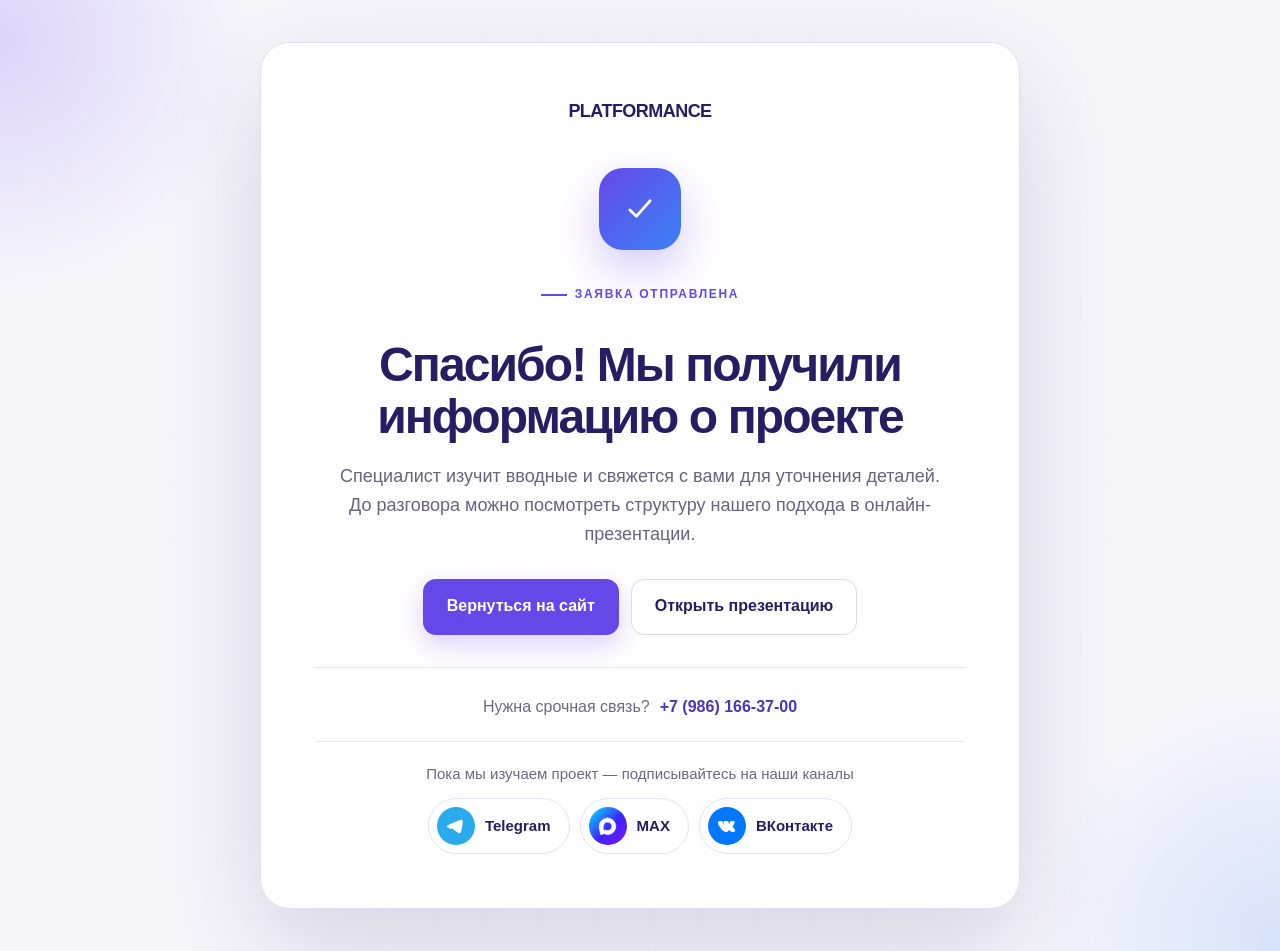
<file: thank-you.html>
<!doctype html>
<html lang="ru">
<head>
<meta charset="utf-8">
<meta name="viewport" content="width=device-width,initial-scale=1,viewport-fit=cover">
<!-- Счётчики (Яндекс.Метрика + Top.Mail.Ru/VK): тяжёлые скрипты качаем после первого
     действия посетителя или через 3,5 с после load. Очереди ym/_tmr создаются сразу,
     поэтому ни один вызов цели не теряется — счётчики разбирают очередь при загрузке. -->
<script type="text/javascript">
   (function(m,e,t,r,i,k,a){m[i]=m[i]||function(){(m[i].a=m[i].a||[]).push(arguments)};
   m[i].l=1*new Date()})(window, document,'script','https://mc.yandex.ru/metrika/tag.js?id=111834033','ym');
   ym(111834033, 'init', {ssr:true, webvisor:true, clickmap:true, trackLinks:true, accurateTrackBounce:true});
   var _tmr = window._tmr || (window._tmr = []);
   _tmr.push({id: "3802153", type: "pageView", start: (new Date()).getTime()});
   (function(){
     var fired = false, evs = ['pointerdown','scroll','keydown','touchstart'];
     function loadCounters(){
       if (fired) return; fired = true;
       evs.forEach(function(ev){ removeEventListener(ev, loadCounters); });
       ['https://mc.yandex.ru/metrika/tag.js?id=111834033','https://top-fwz1.mail.ru/js/code.js'].forEach(function(src){
         var s = document.createElement('script'); s.async = true; s.src = src; document.head.appendChild(s);
       });
     }
     evs.forEach(function(ev){ addEventListener(ev, loadCounters, {passive:true}); });
     addEventListener('load', function(){ setTimeout(loadCounters, 3500); });
   })();
</script>
<noscript><div><img src="https://mc.yandex.ru/watch/111834033" style="position:absolute; left:-9999px;" alt=""></div></noscript>
<noscript><div><img src="https://top-fwz1.mail.ru/counter?id=3802153;js=na" style="position:absolute;left:-9999px;" alt="Top.Mail.Ru" /></div></noscript>

<title>Заявка получена — PLATFORMANCE</title>
<meta name="description" content="Спасибо за обращение в PLATFORMANCE.">
<meta name="robots" content="noindex,nofollow">
<meta name="theme-color" content="#251E63">
<link rel="icon" href="assets/favicon.svg" type="image/svg+xml"><link rel="icon" href="assets/favicon-120.png" type="image/png" sizes="120x120"><link rel="apple-touch-icon" href="assets/apple-touch-icon.png">
<link rel="stylesheet" href="assets/styles.css?v=26">
</head>
<body class="thanks-page">
<main class="thanks-main">
  <div class="thanks-grid-bg"></div>
  <div class="thanks-card">
    <a class="brand" href="index.html" aria-label="PLATFORMANCE — на главную">
      <span>PLATFORMANCE</span>
    </a>
    <div class="thanks-icon" aria-hidden="true"><svg viewBox="0 0 48 48"><path d="m13 25 7 7 15-17"/></svg></div>
    <span class="eyebrow">Заявка отправлена</span>
    <h1>Спасибо! Мы получили информацию о проекте</h1>
    <p>Специалист изучит вводные и свяжется с вами для уточнения деталей. До разговора можно посмотреть структуру нашего подхода в онлайн-презентации.</p>
    <div class="thanks-actions"><a class="btn btn-primary btn-lg" href="index.html">Вернуться на сайт</a><a class="btn btn-secondary btn-lg" href="https://grown-cetacean-x3xdais.gamma.site/" target="_blank" rel="noopener">Открыть презентацию</a></div>
    <div class="thanks-contact"><span>Нужна срочная связь?</span><a href="tel:+79861663700">+7 (986) 166-37-00</a></div>
    <div class="thanks-social"><p>Пока мы изучаем проект — подписывайтесь на наши каналы</p><div class="social-row"><a class="social-pill social-tg" href="https://t.me/Platformancepublic" target="_blank" rel="noopener"><i><svg viewBox="1.6 2.7 20 20" aria-hidden="true"><path fill="currentColor" d="M16.906 7.224c.1-.002.321.023.465.14a.506.506 0 0 1 .171.325c.016.093.036.306.02.472-.18 1.898-.962 6.502-1.36 8.627-.168.9-.499 1.201-.82 1.23-.696.065-1.225-.46-1.9-.902-1.056-.693-1.653-1.124-2.678-1.8-1.185-.78-.417-1.21.258-1.91.177-.184 3.247-2.977 3.307-3.23.007-.032.014-.15-.056-.212s-.174-.041-.249-.024c-.106.024-1.793 1.14-5.061 3.345-.48.33-.913.49-1.302.48-.428-.008-1.252-.241-1.865-.44-.752-.245-1.349-.374-1.297-.789.027-.216.325-.437.893-.663 3.498-1.524 5.83-2.529 6.998-3.014 3.332-1.386 4.025-1.627 4.476-1.635z"/></svg></i><b>Telegram</b></a><a class="social-pill social-max" href="https://max.ru/channel_Platformancepublic" target="_blank" rel="noopener"><i><svg viewBox="-12 -11 124 124" aria-hidden="true"><path fill="currentColor" fill-rule="evenodd" d="M50.8 0.3C78.3 0.3 99.9 22.6 99.9 50.1C99.9 77.7 77.6 99.5 51 99.5C41.6 99.5 37 98.2 29.6 92.9C29.1 92.6 28.4 92.7 28 93.1C22.4 99.2 7.8 103.4 7.2 95.2C7.2 80.8 0 71.4 0 49.9C0 21.6 23.2 0.3 50.8 0.3ZM51.5 24.8C38.5 24.1 28.3 33.2 26 47.4C24.1 59.1 27.4 73.5 30.3 74.2C31.5 74.5 34.4 72.3 36.5 70.3C36.9 69.9 37.5 69.9 37.9 70.1C41.2 72.1 44.9 73.6 49 73.9C62.4 74.6 74.3 64.1 75 50.6C75.7 37.2 64.9 25.5 51.5 24.8V24.8Z"/></svg></i><b>MAX</b></a><a class="social-pill social-vk" href="https://vk.com/platformance" target="_blank" rel="noopener"><i><svg viewBox="1 1.4 22 22" aria-hidden="true"><path fill="currentColor" d="M19.376 17.123h-1.744c-.66 0-.864-.525-2.05-1.727-1.033-1-1.49-1.135-1.744-1.135-.356 0-.458.102-.458.593v1.575c0 .424-.135.678-1.253.678-1.846 0-3.896-1.118-5.335-3.202C4.624 10.857 4.03 8.57 4.03 8.096c0-.254.102-.491.593-.491h1.744c.44 0 .61.203.78.678.863 2.49 2.303 4.675 2.896 4.675.22 0 .322-.102.322-.66V9.721c-.068-1.186-.695-1.287-.695-1.71 0-.204.17-.407.44-.407h2.744c.373 0 .508.203.508.643v3.473c0 .372.17.508.271.508.22 0 .407-.136.813-.542 1.254-1.406 2.151-3.574 2.151-3.574.119-.254.322-.491.763-.491h1.744c.525 0 .644.27.525.643-.22 1.017-2.354 4.031-2.354 4.031-.186.305-.254.44 0 .78.186.254.796.779 1.203 1.253.745.847 1.32 1.558 1.473 2.05.17.49-.085.744-.576.744z"/></svg></i><b>ВКонтакте</b></a></div></div>
  </div>
</main>
</body>
</html>
</file>
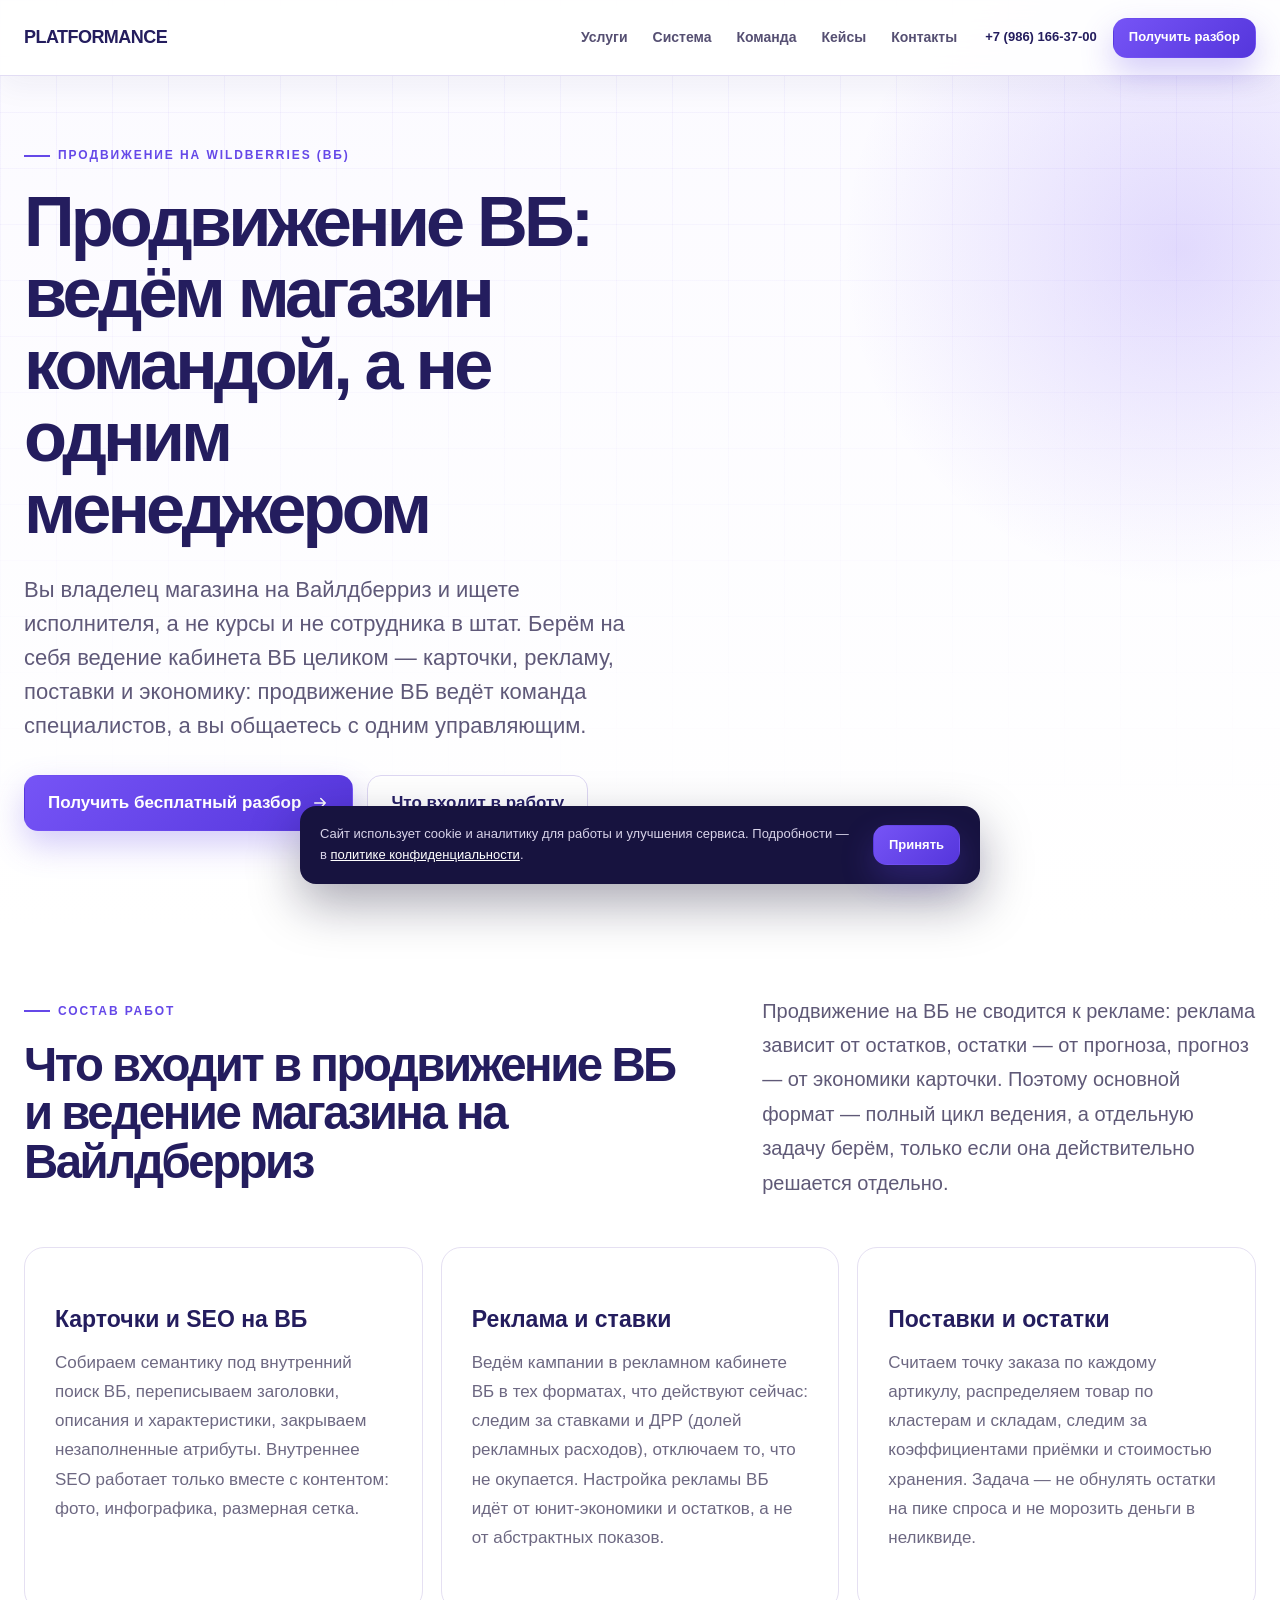
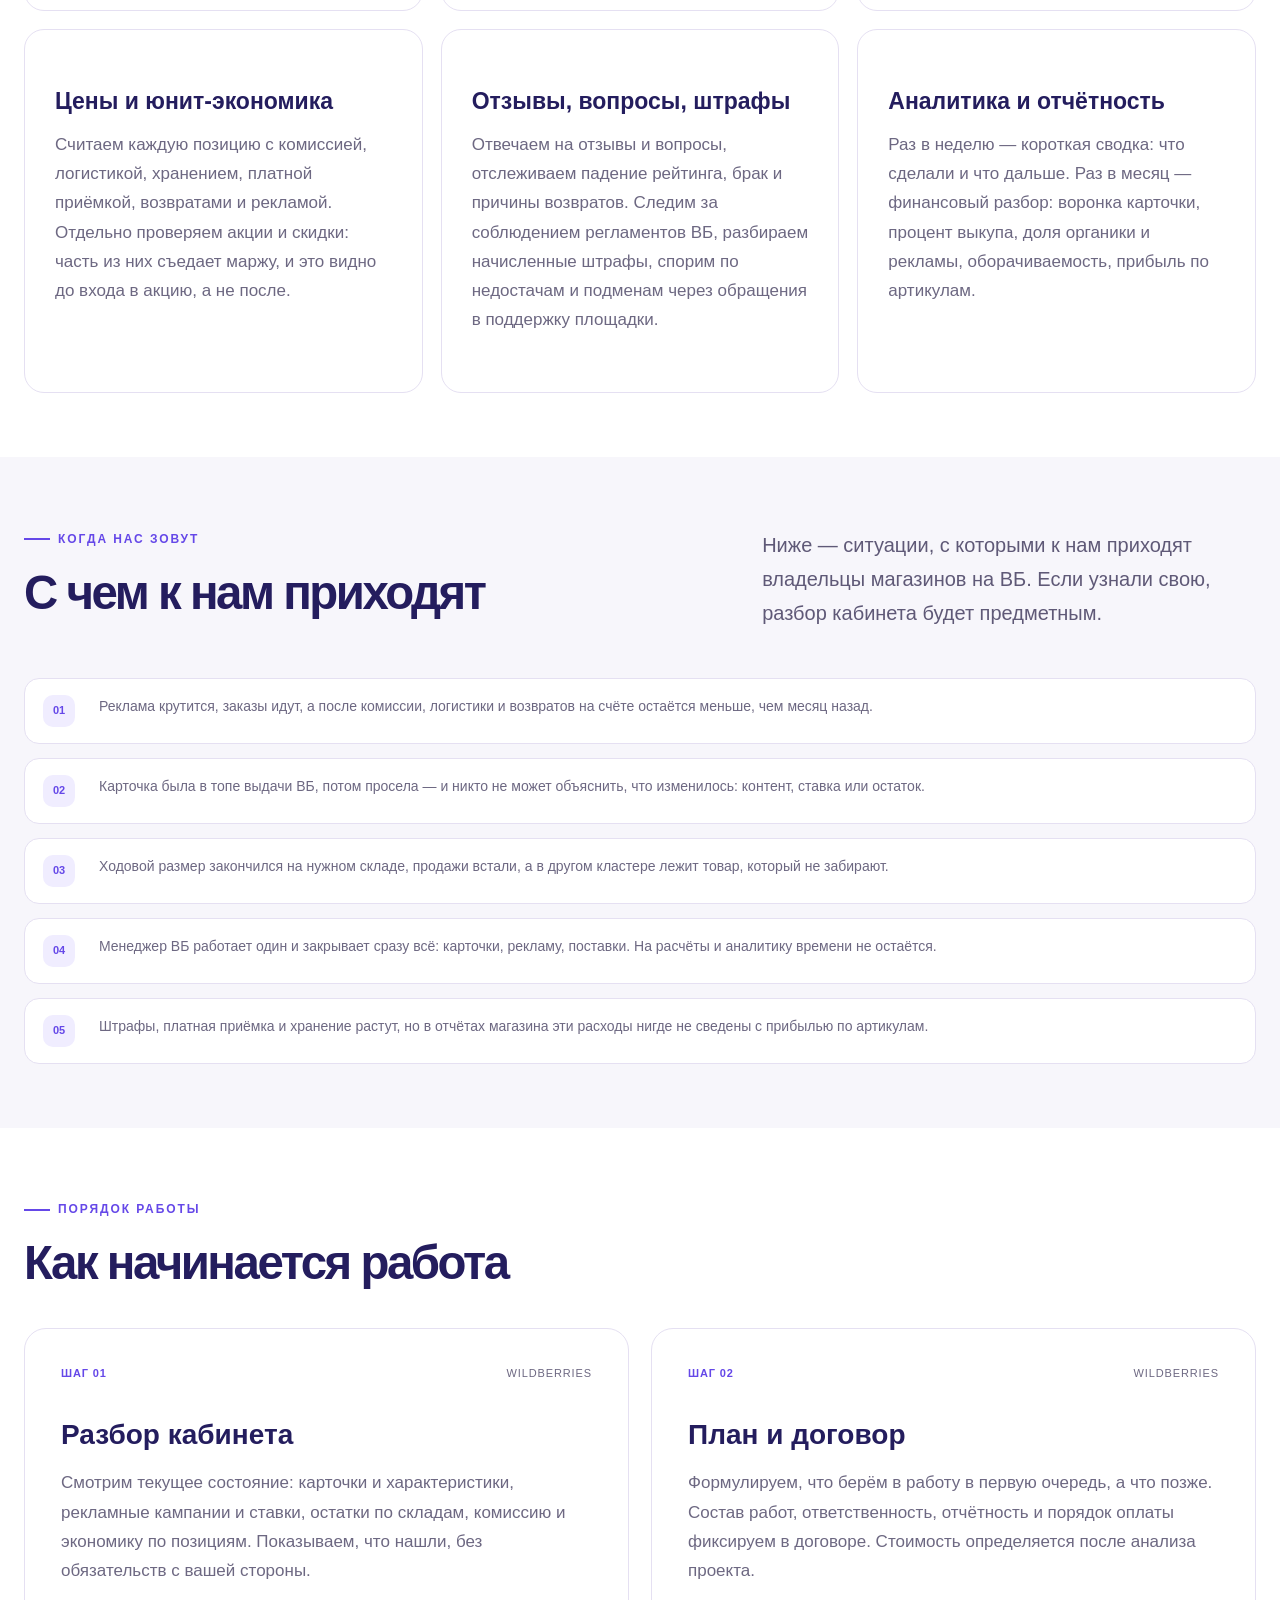
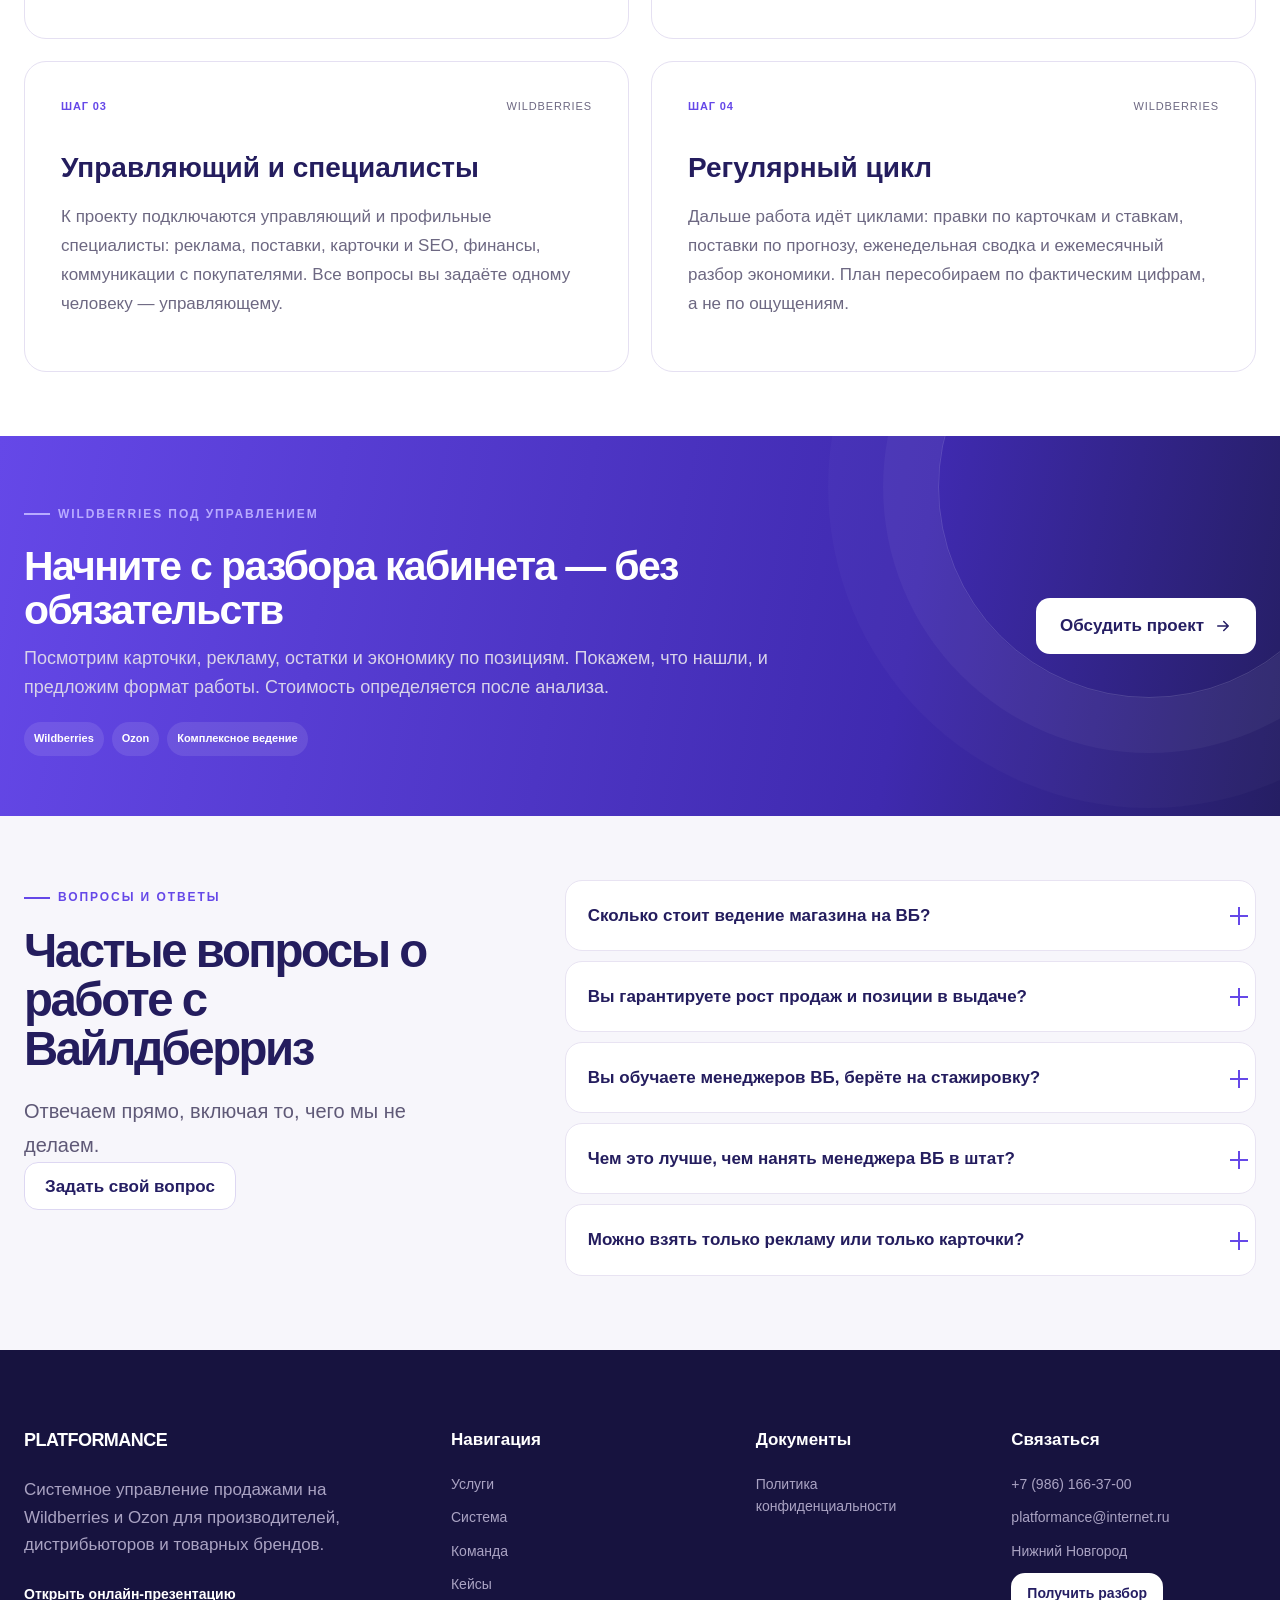
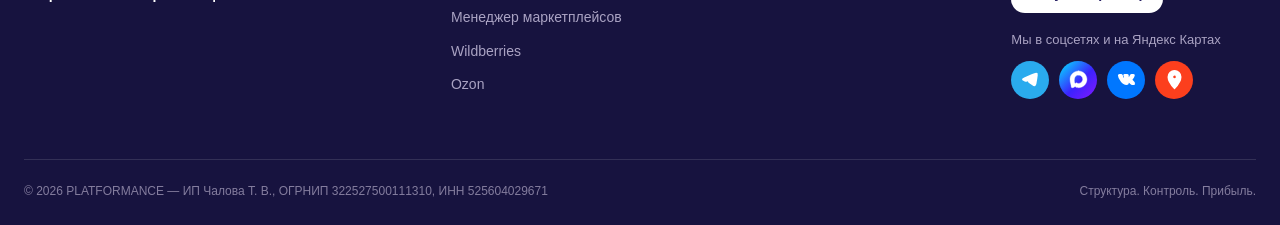
<file: wildberries.html>
<!doctype html>
<html lang="ru">
<head>
<meta charset="utf-8">
<meta name="viewport" content="width=device-width,initial-scale=1,viewport-fit=cover">
<!-- Счётчики (Яндекс.Метрика + Top.Mail.Ru/VK): тяжёлые скрипты качаем после первого
     действия посетителя или через 3,5 с после load. Очереди ym/_tmr создаются сразу,
     поэтому ни один вызов цели не теряется — счётчики разбирают очередь при загрузке. -->
<script type="text/javascript">
   (function(m,e,t,r,i,k,a){m[i]=m[i]||function(){(m[i].a=m[i].a||[]).push(arguments)};
   m[i].l=1*new Date()})(window, document,'script','https://mc.yandex.ru/metrika/tag.js?id=111834033','ym');
   ym(111834033, 'init', {ssr:true, webvisor:true, clickmap:true, trackLinks:true, accurateTrackBounce:true});
   var _tmr = window._tmr || (window._tmr = []);
   _tmr.push({id: "3802153", type: "pageView", start: (new Date()).getTime()});
   (function(){
     var fired = false, evs = ['pointerdown','scroll','keydown','touchstart'];
     function loadCounters(){
       if (fired) return; fired = true;
       evs.forEach(function(ev){ removeEventListener(ev, loadCounters); });
       ['https://mc.yandex.ru/metrika/tag.js?id=111834033','https://top-fwz1.mail.ru/js/code.js'].forEach(function(src){
         var s = document.createElement('script'); s.async = true; s.src = src; document.head.appendChild(s);
       });
     }
     evs.forEach(function(ev){ addEventListener(ev, loadCounters, {passive:true}); });
     addEventListener('load', function(){ setTimeout(loadCounters, 3500); });
   })();
</script>
<noscript><div><img src="https://mc.yandex.ru/watch/111834033" style="position:absolute; left:-9999px;" alt=""></div></noscript>
<noscript><div><img src="https://top-fwz1.mail.ru/counter?id=3802153;js=na" style="position:absolute;left:-9999px;" alt="Top.Mail.Ru" /></div></noscript>
<title>Продвижение ВБ: ведение магазина на Вайлдберриз под ключ</title>
<meta name="description" content="Продвижение ВБ и ведение магазина на Вайлдберриз: карточки и SEO, реклама, поставки, юнит-экономика. Команда вместо одного менеджера. Оставьте заявку на разбор.">
<meta name="theme-color" content="#251E63">
<link rel="canonical" href="https://platformance.ru/wildberries.html">
<link rel="icon" href="assets/favicon.svg" type="image/svg+xml"><link rel="icon" href="assets/favicon-120.png" type="image/png" sizes="120x120"><link rel="apple-touch-icon" href="assets/apple-touch-icon.png">
<meta property="og:type" content="website"><meta property="og:locale" content="ru_RU"><meta property="og:site_name" content="PLATFORMANCE"><meta property="og:title" content="Продвижение ВБ: ведение магазина на Вайлдберриз под ключ"><meta property="og:description" content="Продвижение ВБ и ведение магазина на Вайлдберриз: карточки и SEO, реклама, поставки, юнит-экономика. Команда вместо одного менеджера. Оставьте заявку на разбор."><meta property="og:url" content="https://platformance.ru/wildberries.html"><meta property="og:image" content="https://platformance.ru/assets/og-cover.png"><meta property="og:image:width" content="1200"><meta property="og:image:height" content="630">
<script>document.documentElement.classList.add('js')</script>
<link rel="stylesheet" href="assets/styles.css?v=26">
<!-- Кнопки заявки ведут на index.html#audit. Заранее и в фоне скачиваем первые два файла формы Битрикс24, чтобы на главной они взялись из кэша -->
<script>(function(t){var b='https://cdn-ru.bitrix24.ru/b34954568/crm/form/';[b+'loader_4.js?'+(t/18e4|0),b+'app.js?'+(t/864e5|0)].forEach(function(u){var l=document.createElement('link');l.rel='prefetch';l.as='script';l.href=u;document.head.appendChild(l)})})(Date.now())</script>
<script type="application/ld+json">{"@context":"https://schema.org","@graph":[{"@type":"BreadcrumbList","itemListElement":[{"@type":"ListItem","position":1,"name":"Главная","item":"https://platformance.ru/"},{"@type":"ListItem","position":2,"name":"Wildberries","item":"https://platformance.ru/wildberries.html"}]},{"@type":"Service","@id":"https://platformance.ru/wildberries.html#service","name":"Ведение и продвижение магазина на Wildberries","serviceType":"Управление магазином на Wildberries","description":"Продвижение ВБ и ведение магазина на Вайлдберриз: карточки и SEO, реклама, поставки, юнит-экономика. Команда вместо одного менеджера. Оставьте заявку на разбор.","areaServed":{"@type":"Country","name":"Россия"},"provider":{"@id":"https://platformance.ru/#organization"},"hasOfferCatalog":{"@type":"OfferCatalog","name":"Ведение и продвижение магазина на Wildberries","itemListElement":[{"@type":"Offer","itemOffered":{"@type":"Service","name":"Карточки и SEO на ВБ","description":"Собираем семантику под внутренний поиск ВБ, переписываем заголовки, описания и характеристики, закрываем незаполненные атрибуты. Внутреннее SEO работает только вместе с контентом: фото, инфографика, размерная сетка."}},{"@type":"Offer","itemOffered":{"@type":"Service","name":"Реклама и ставки","description":"Ведём кампании в рекламном кабинете ВБ в тех форматах, что действуют сейчас: следим за ставками и ДРР (долей рекламных расходов), отключаем то, что не окупается. Настройка рекламы ВБ идёт от юнит-экономики и остатков, а не от абстрактных показов."}},{"@type":"Offer","itemOffered":{"@type":"Service","name":"Поставки и остатки","description":"Считаем точку заказа по каждому артикулу, распределяем товар по кластерам и складам, следим за коэффициентами приёмки и стоимостью хранения. Задача — не обнулять остатки на пике спроса и не морозить деньги в неликвиде."}},{"@type":"Offer","itemOffered":{"@type":"Service","name":"Цены и юнит-экономика","description":"Считаем каждую позицию с комиссией, логистикой, хранением, платной приёмкой, возвратами и рекламой. Отдельно проверяем акции и скидки: часть из них съедает маржу, и это видно до входа в акцию, а не после."}},{"@type":"Offer","itemOffered":{"@type":"Service","name":"Отзывы, вопросы, штрафы","description":"Отвечаем на отзывы и вопросы, отслеживаем падение рейтинга, брак и причины возвратов. Следим за соблюдением регламентов ВБ, разбираем начисленные штрафы, спорим по недостачам и подменам через обращения в поддержку площадки."}},{"@type":"Offer","itemOffered":{"@type":"Service","name":"Аналитика и отчётность","description":"Раз в неделю — короткая сводка: что сделали и что дальше. Раз в месяц — финансовый разбор: воронка карточки, процент выкупа, доля органики и рекламы, оборачиваемость, прибыль по артикулам."}}]}},{"@type":"FAQPage","@id":"https://platformance.ru/wildberries.html#voprosy","mainEntity":[{"@type":"Question","name":"Сколько стоит ведение магазина на ВБ?","acceptedAnswer":{"@type":"Answer","text":"Стоимость определяется после анализа проекта: она зависит от количества артикулов, состояния кабинета, рекламных бюджетов и набора направлений. Фиксированного прайса нет: назвать цифру до разбора — значит угадывать."}},{"@type":"Question","name":"Вы гарантируете рост продаж и позиции в выдаче?","acceptedAnswer":{"@type":"Answer","text":"Нет. Мы не обещаем конкретный оборот до анализа и не гарантируем позиции: выдача ВБ зависит и от ставок конкурентов, и от ваших остатков. Гарантируем прозрачный процесс, расчёты и отчётность. Работа идёт по договору."}},{"@type":"Question","name":"Вы обучаете менеджеров ВБ, берёте на стажировку?","acceptedAnswer":{"@type":"Answer","text":"Нет. Мы не проводим курсы и не набираем стажёров: мы исполнитель и ведём магазины клиентов по договору. Если вы ищете обучение или вакансию менеджера Вайлдберриз, мы вам не подойдём."}},{"@type":"Question","name":"Чем это лучше, чем нанять менеджера ВБ в штат?","acceptedAnswer":{"@type":"Answer","text":"Один менеджер Вайлдберриз закрывает всё сразу и упирается во время: карточки, реклама, поставки, отчётность и переписка с поддержкой на одном человеке. У нас за рекламу, поставки, карточки и финансы отвечают разные специалисты, а управляющий связывает их решения и остаётся вашим единственным контактом."}},{"@type":"Question","name":"Можно взять только рекламу или только карточки?","acceptedAnswer":{"@type":"Answer","text":"Иногда да, если задача действительно локальная. Но реклама на ВБ без контроля остатков и юнит-экономики разгоняет расходы быстрее выручки: трафик идёт на позицию, которая не окупается или вот-вот кончится на складе. На разборе честно скажем, решается ваша задача отдельно или нет."}}]}]}</script>
<script src="assets/config.js?v=25" defer></script><script src="assets/app.js?v=26" defer></script>
</head>
<body>
<header class="site-header" data-header>
  <div class="container header-inner">
    <a class="brand" href="index.html" aria-label="PLATFORMANCE — на главную">
      <span>PLATFORMANCE</span>
    </a>
    <nav class="desktop-nav" aria-label="Основная навигация">
      <a href="index.html#services">Услуги</a><a href="index.html#system">Система</a><a href="index.html#team">Команда</a><a href="index.html#case-gallery">Кейсы</a><a href="index.html#contacts">Контакты</a>
    </nav>
    <div class="header-actions"><a class="header-phone" href="tel:+79861663700">+7 (986) 166-37-00</a><a class="btn btn-sm btn-primary" href="index.html#audit">Получить разбор</a></div>
    <button class="menu-toggle" type="button" aria-expanded="false" aria-controls="mobile-menu" data-menu-toggle><span></span><span></span><span></span><b class="sr-only">Открыть меню</b></button>
  </div>
  <nav class="mobile-menu" id="mobile-menu" data-mobile-menu aria-label="Мобильная навигация">
    <a href="index.html#services">Услуги</a><a href="index.html#system">Система</a><a href="index.html#team">Команда</a><a href="index.html#case-gallery">Кейсы</a><a href="index.html#contacts">Контакты</a><a class="btn btn-primary" href="index.html#audit">Получить разбор</a><a href="tel:+79861663700">+7 (986) 166-37-00</a>
  </nav>
</header>
<main>

<section class="hero" id="page-top">
  <div class="hero-grid-bg"></div>
  <div class="hero-glow"></div>
  <div class="container hero-grid">
    <div class="hero-copy reveal">
      <span class="eyebrow">Продвижение на Wildberries (ВБ)</span>
      <h1>Продвижение ВБ: ведём магазин командой, а не одним менеджером</h1>
      <p class="lead">Вы владелец магазина на Вайлдберриз и ищете исполнителя, а не курсы и не сотрудника в штат. Берём на себя ведение кабинета ВБ целиком — карточки, рекламу, поставки и экономику: продвижение ВБ ведёт команда специалистов, а вы общаетесь с одним управляющим.</p>
      <div class="hero-actions">
        <a class="btn btn-primary btn-lg" href="index.html#audit">Получить бесплатный разбор <svg viewBox="0 0 24 24" aria-hidden="true"><path d="M5 12h14M13 6l6 6-6 6"/></svg></a>
        <a class="btn btn-secondary btn-lg" href="#included">Что входит в работу</a>
      </div>
    </div>
  </div>
</section>

<section class="section" id="included">
  <div class="container">
    <div class="section-head split reveal">
      <div>
        <span class="eyebrow">Состав работ</span>
        <h2>Что входит в продвижение ВБ и ведение магазина на Вайлдберриз</h2>
      </div>
      <p>Продвижение на ВБ не сводится к рекламе: реклама зависит от остатков, остатки — от прогноза, прогноз — от экономики карточки. Поэтому основной формат — полный цикл ведения, а отдельную задачу берём, только если она действительно решается отдельно.</p>
    </div>
    <div class="service-grid">
<article class="service-card reveal"><h3>Карточки и SEO на ВБ</h3><p>Собираем семантику под внутренний поиск ВБ, переписываем заголовки, описания и характеристики, закрываем незаполненные атрибуты. Внутреннее SEO работает только вместе с контентом: фото, инфографика, размерная сетка.</p></article>
<article class="service-card reveal"><h3>Реклама и ставки</h3><p>Ведём кампании в рекламном кабинете ВБ в тех форматах, что действуют сейчас: следим за ставками и ДРР (долей рекламных расходов), отключаем то, что не окупается. Настройка рекламы ВБ идёт от юнит-экономики и остатков, а не от абстрактных показов.</p></article>
<article class="service-card reveal"><h3>Поставки и остатки</h3><p>Считаем точку заказа по каждому артикулу, распределяем товар по кластерам и складам, следим за коэффициентами приёмки и стоимостью хранения. Задача — не обнулять остатки на пике спроса и не морозить деньги в неликвиде.</p></article>
<article class="service-card reveal"><h3>Цены и юнит-экономика</h3><p>Считаем каждую позицию с комиссией, логистикой, хранением, платной приёмкой, возвратами и рекламой. Отдельно проверяем акции и скидки: часть из них съедает маржу, и это видно до входа в акцию, а не после.</p></article>
<article class="service-card reveal"><h3>Отзывы, вопросы, штрафы</h3><p>Отвечаем на отзывы и вопросы, отслеживаем падение рейтинга, брак и причины возвратов. Следим за соблюдением регламентов ВБ, разбираем начисленные штрафы, спорим по недостачам и подменам через обращения в поддержку площадки.</p></article>
<article class="service-card reveal"><h3>Аналитика и отчётность</h3><p>Раз в неделю — короткая сводка: что сделали и что дальше. Раз в месяц — финансовый разбор: воронка карточки, процент выкупа, доля органики и рекламы, оборачиваемость, прибыль по артикулам.</p></article>
    </div>
  </div>
</section>

<section class="section section-soft" id="signals">
  <div class="container">
    <div class="section-head split reveal">
      <div>
        <span class="eyebrow">Когда нас зовут</span>
        <h2>С чем к нам приходят</h2>
      </div>
      <p>Ниже — ситуации, с которыми к нам приходят владельцы магазинов на ВБ. Если узнали свою, разбор кабинета будет предметным.</p>
    </div>
    <div class="audit-points">
<div class="reveal"><span>01</span><p>Реклама крутится, заказы идут, а после комиссии, логистики и возвратов на счёте остаётся меньше, чем месяц назад.</p></div>
<div class="reveal"><span>02</span><p>Карточка была в топе выдачи ВБ, потом просела — и никто не может объяснить, что изменилось: контент, ставка или остаток.</p></div>
<div class="reveal"><span>03</span><p>Ходовой размер закончился на нужном складе, продажи встали, а в другом кластере лежит товар, который не забирают.</p></div>
<div class="reveal"><span>04</span><p>Менеджер ВБ работает один и закрывает сразу всё: карточки, рекламу, поставки. На расчёты и аналитику времени не остаётся.</p></div>
<div class="reveal"><span>05</span><p>Штрафы, платная приёмка и хранение растут, но в отчётах магазина эти расходы нигде не сведены с прибылью по артикулам.</p></div>
    </div>
  </div>
</section>

<section class="section" id="how">
  <div class="container">
    <div class="section-head reveal">
      <span class="eyebrow">Порядок работы</span>
      <h2>Как начинается работа</h2>
    </div>
    <div class="case-grid">
<article class="case-card reveal"><div class="case-top"><span>Шаг 01</span><em>Wildberries</em></div><h3>Разбор кабинета</h3><p>Смотрим текущее состояние: карточки и характеристики, рекламные кампании и ставки, остатки по складам, комиссию и экономику по позициям. Показываем, что нашли, без обязательств с вашей стороны.</p></article>
<article class="case-card reveal"><div class="case-top"><span>Шаг 02</span><em>Wildberries</em></div><h3>План и договор</h3><p>Формулируем, что берём в работу в первую очередь, а что позже. Состав работ, ответственность, отчётность и порядок оплаты фиксируем в договоре. Стоимость определяется после анализа проекта.</p></article>
<article class="case-card reveal"><div class="case-top"><span>Шаг 03</span><em>Wildberries</em></div><h3>Управляющий и специалисты</h3><p>К проекту подключаются управляющий и профильные специалисты: реклама, поставки, карточки и SEO, финансы, коммуникации с покупателями. Все вопросы вы задаёте одному человеку — управляющему.</p></article>
<article class="case-card reveal"><div class="case-top"><span>Шаг 04</span><em>Wildberries</em></div><h3>Регулярный цикл</h3><p>Дальше работа идёт циклами: правки по карточкам и ставкам, поставки по прогнозу, еженедельная сводка и ежемесячный разбор экономики. План пересобираем по фактическим цифрам, а не по ощущениям.</p></article>
    </div>
  </div>
</section>

<section class="cta-band">
  <div class="container cta-band-inner">
    <div>
      <span class="eyebrow eyebrow-light">Wildberries под управлением</span>
      <h2>Начните с разбора кабинета — без обязательств</h2>
      <p>Посмотрим карточки, рекламу, остатки и экономику по позициям. Покажем, что нашли, и предложим формат работы. Стоимость определяется после анализа.</p>
    </div>
    <a class="btn btn-light btn-lg" href="index.html#audit">Обсудить проект <svg viewBox="0 0 24 24" aria-hidden="true"><path d="M5 12h14M13 6l6 6-6 6"/></svg></a>
  </div>
</section>

<section class="section section-soft" id="voprosy">
  <div class="container faq-layout">
    <div class="section-head sticky-head reveal">
      <span class="eyebrow">Вопросы и ответы</span>
      <h2>Частые вопросы о работе с Вайлдберриз</h2>
      <p>Отвечаем прямо, включая то, чего мы не делаем.</p>
      <a class="btn btn-secondary" href="index.html#contacts">Задать свой вопрос</a>
    </div>
    <div class="faq-list">
<details class="faq-item reveal"><summary>Сколько стоит ведение магазина на ВБ?<span></span></summary><div><p>Стоимость определяется после анализа проекта: она зависит от количества артикулов, состояния кабинета, рекламных бюджетов и набора направлений. Фиксированного прайса нет: назвать цифру до разбора — значит угадывать.</p></div></details>
<details class="faq-item reveal"><summary>Вы гарантируете рост продаж и позиции в выдаче?<span></span></summary><div><p>Нет. Мы не обещаем конкретный оборот до анализа и не гарантируем позиции: выдача ВБ зависит и от ставок конкурентов, и от ваших остатков. Гарантируем прозрачный процесс, расчёты и отчётность. Работа идёт по договору.</p></div></details>
<details class="faq-item reveal"><summary>Вы обучаете менеджеров ВБ, берёте на стажировку?<span></span></summary><div><p>Нет. Мы не проводим курсы и не набираем стажёров: мы исполнитель и ведём магазины клиентов по договору. Если вы ищете обучение или вакансию менеджера Вайлдберриз, мы вам не подойдём.</p></div></details>
<details class="faq-item reveal"><summary>Чем это лучше, чем нанять менеджера ВБ в штат?<span></span></summary><div><p>Один менеджер Вайлдберриз закрывает всё сразу и упирается во время: карточки, реклама, поставки, отчётность и переписка с поддержкой на одном человеке. У нас за рекламу, поставки, карточки и финансы отвечают разные специалисты, а управляющий связывает их решения и остаётся вашим единственным контактом.</p></div></details>
<details class="faq-item reveal"><summary>Можно взять только рекламу или только карточки?<span></span></summary><div><p>Иногда да, если задача действительно локальная. Но реклама на ВБ без контроля остатков и юнит-экономики разгоняет расходы быстрее выручки: трафик идёт на позицию, которая не окупается или вот-вот кончится на складе. На разборе честно скажем, решается ваша задача отдельно или нет.</p></div></details>
    </div>
  </div>
</section>

</main>
<footer class="site-footer">
  <div class="container footer-grid">
    <div class="footer-brand"><a class="brand brand-light" href="index.html"><span>PLATFORMANCE</span></a><p>Системное управление продажами на Wildberries и Ozon для производителей, дистрибьюторов и товарных брендов.</p><a class="text-link light" href="https://grown-cetacean-x3xdais.gamma.site/" target="_blank" rel="noopener">Открыть онлайн-презентацию</a></div>
    <div class="footer-col"><strong>Навигация</strong><a href="index.html#services">Услуги</a><a href="index.html#system">Система</a><a href="index.html#team">Команда</a><a href="index.html#case-gallery">Кейсы</a><a href="menedzher-marketplejsov.html">Менеджер маркетплейсов</a><a href="wildberries.html">Wildberries</a><a href="ozon.html">Ozon</a></div>
    <div class="footer-col"><strong>Документы</strong><a href="privacy.html">Политика конфиденциальности</a></div>
    <div class="footer-col"><strong>Связаться</strong><a href="tel:+79861663700">+7 (986) 166-37-00</a><a href="mailto:platformance@internet.ru">platformance@internet.ru</a><span>Нижний Новгород</span><a class="btn btn-light btn-sm" href="index.html#audit">Получить разбор</a><div class="social-footer"><small>Мы в соцсетях и на Яндекс Картах</small><div class="social-row"><a class="social-dot social-tg" href="https://t.me/Platformancepublic" target="_blank" rel="noopener" aria-label="Telegram-канал PLATFORMANCE" title="Telegram-канал PLATFORMANCE"><svg viewBox="1.6 2.7 20 20" aria-hidden="true"><path fill="currentColor" d="M16.906 7.224c.1-.002.321.023.465.14a.506.506 0 0 1 .171.325c.016.093.036.306.02.472-.18 1.898-.962 6.502-1.36 8.627-.168.9-.499 1.201-.82 1.23-.696.065-1.225-.46-1.9-.902-1.056-.693-1.653-1.124-2.678-1.8-1.185-.78-.417-1.21.258-1.91.177-.184 3.247-2.977 3.307-3.23.007-.032.014-.15-.056-.212s-.174-.041-.249-.024c-.106.024-1.793 1.14-5.061 3.345-.48.33-.913.49-1.302.48-.428-.008-1.252-.241-1.865-.44-.752-.245-1.349-.374-1.297-.789.027-.216.325-.437.893-.663 3.498-1.524 5.83-2.529 6.998-3.014 3.332-1.386 4.025-1.627 4.476-1.635z"/></svg></a><a class="social-dot social-max" href="https://max.ru/channel_Platformancepublic" target="_blank" rel="noopener" aria-label="Канал PLATFORMANCE в MAX" title="Канал PLATFORMANCE в MAX"><svg viewBox="-12 -11 124 124" aria-hidden="true"><path fill="currentColor" fill-rule="evenodd" d="M50.8 0.3C78.3 0.3 99.9 22.6 99.9 50.1C99.9 77.7 77.6 99.5 51 99.5C41.6 99.5 37 98.2 29.6 92.9C29.1 92.6 28.4 92.7 28 93.1C22.4 99.2 7.8 103.4 7.2 95.2C7.2 80.8 0 71.4 0 49.9C0 21.6 23.2 0.3 50.8 0.3ZM51.5 24.8C38.5 24.1 28.3 33.2 26 47.4C24.1 59.1 27.4 73.5 30.3 74.2C31.5 74.5 34.4 72.3 36.5 70.3C36.9 69.9 37.5 69.9 37.9 70.1C41.2 72.1 44.9 73.6 49 73.9C62.4 74.6 74.3 64.1 75 50.6C75.7 37.2 64.9 25.5 51.5 24.8V24.8Z"/></svg></a><a class="social-dot social-vk" href="https://vk.com/platformance" target="_blank" rel="noopener" aria-label="Группа PLATFORMANCE ВКонтакте" title="Группа PLATFORMANCE ВКонтакте"><svg viewBox="1 1.4 22 22" aria-hidden="true"><path fill="currentColor" d="M19.376 17.123h-1.744c-.66 0-.864-.525-2.05-1.727-1.033-1-1.49-1.135-1.744-1.135-.356 0-.458.102-.458.593v1.575c0 .424-.135.678-1.253.678-1.846 0-3.896-1.118-5.335-3.202C4.624 10.857 4.03 8.57 4.03 8.096c0-.254.102-.491.593-.491h1.744c.44 0 .61.203.78.678.863 2.49 2.303 4.675 2.896 4.675.22 0 .322-.102.322-.66V9.721c-.068-1.186-.695-1.287-.695-1.71 0-.204.17-.407.44-.407h2.744c.373 0 .508.203.508.643v3.473c0 .372.17.508.271.508.22 0 .407-.136.813-.542 1.254-1.406 2.151-3.574 2.151-3.574.119-.254.322-.491.763-.491h1.744c.525 0 .644.27.525.643-.22 1.017-2.354 4.031-2.354 4.031-.186.305-.254.44 0 .78.186.254.796.779 1.203 1.253.745.847 1.32 1.558 1.473 2.05.17.49-.085.744-.576.744z"/></svg></a><a class="social-dot social-ya" href="https://yandex.ru/maps/org/platformance/71777039199/reviews/" target="_blank" rel="noopener" aria-label="Отзывы о PLATFORMANCE на Яндекс Картах" title="Отзывы о PLATFORMANCE на Яндекс Картах"><svg viewBox="0 0 24 24" aria-hidden="true"><path fill="currentColor" d="M12 2C8.13 2 5 5.13 5 9c0 5.25 7 13 7 13s7-7.75 7-13c0-3.87-3.13-7-7-7zm0 9.5a2.5 2.5 0 1 1 0-5 2.5 2.5 0 0 1 0 5z"/></svg></a></div></div></div>
  </div>
  <div class="container footer-bottom"><span>© 2026 PLATFORMANCE — ИП Чалова Т. В., ОГРНИП 322527500111310, ИНН 525604029671</span><span>Структура. Контроль. Прибыль.</span></div>
</footer>
<script src="assets/metrika-events.js?v=1" defer></script>
</body>
</html>
</file>
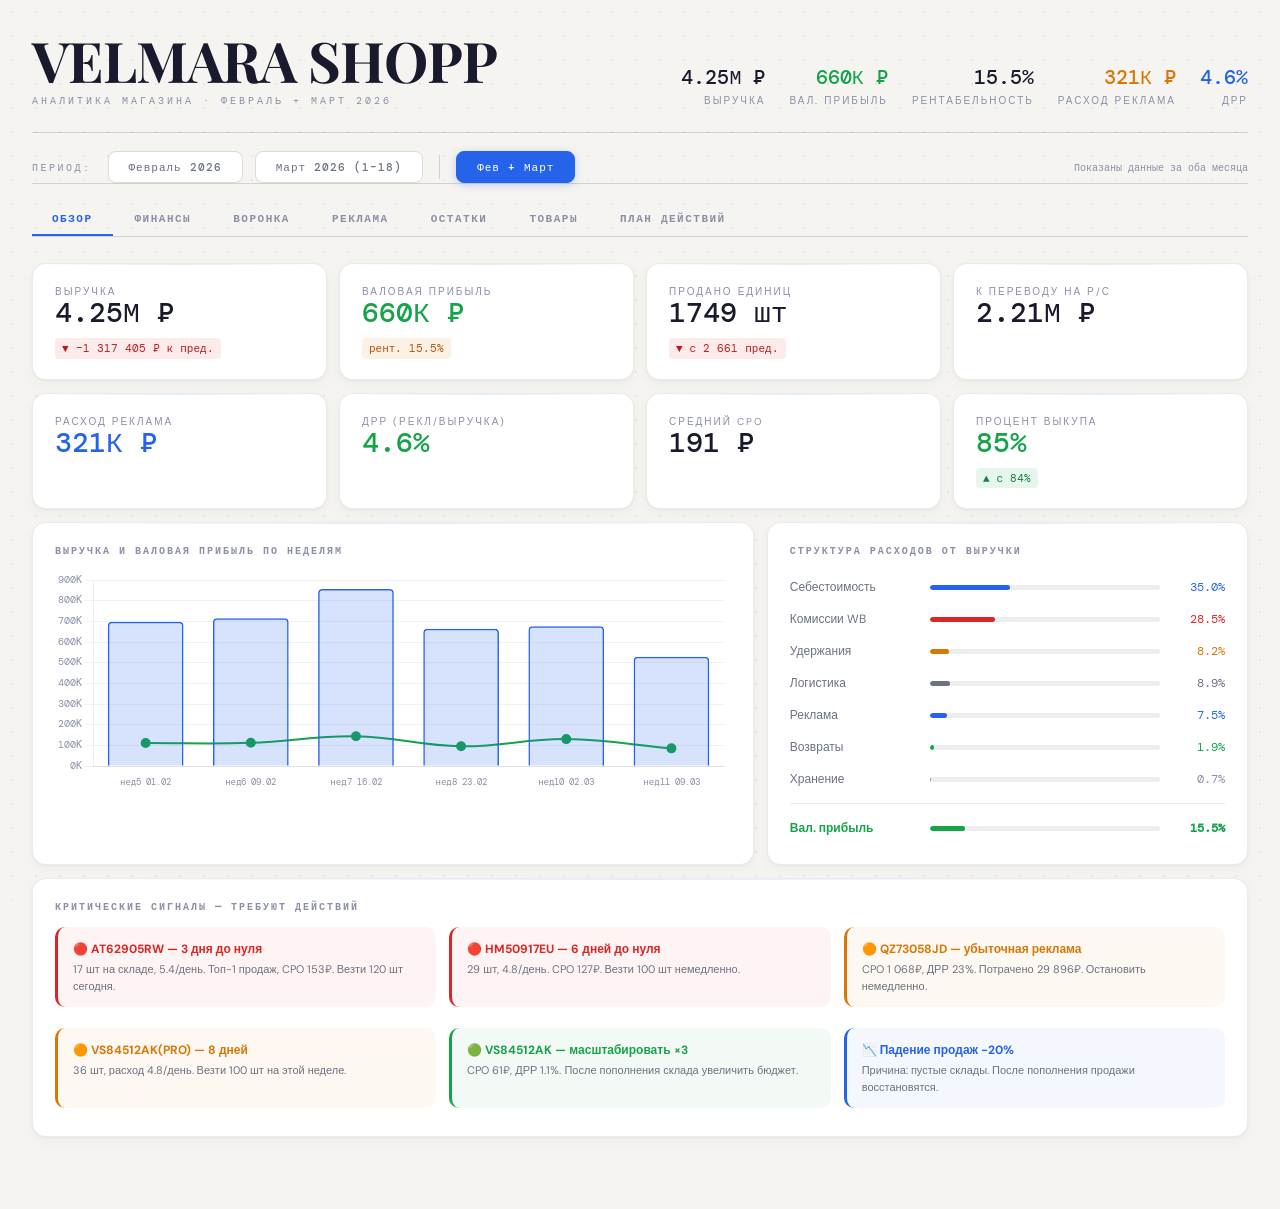
<file: reports/brand-analytics.html>
<!DOCTYPE html>
<html lang="ru">
<head>
<meta name="robots" content="noindex,follow">
<meta charset="UTF-8">
<meta name="viewport" content="width=device-width, initial-scale=1.0">
<title>VELMARA SHOPP — Аналитика</title>
<link href="https://fonts.googleapis.com/css2?family=Playfair+Display:wght@700;800&family=DM+Mono:wght@400;500&family=DM+Sans:wght@300;400;500;600;700&display=swap" rel="stylesheet" media="print" onload="this.media='all'">
<script src="../assets/vendor/chart.umd.js"></script>
<style>
:root {
  --bg: #f5f4f0;
  --bg2: #ffffff;
  --bg3: #eceae4;
  --border: rgba(0,0,0,0.08);
  --border2: rgba(0,0,0,0.14);
  --blue: #2563eb;
  --green: #16a34a;
  --red: #dc2626;
  --yellow: #d97706;
  --ink: #1a1a2e;
  --muted: #8b8fa8;
  --muted2: #6b7280;
  --mono: 'DM Mono', monospace;
  --body: 'DM Sans', sans-serif;
  --serif: 'Playfair Display', serif;
}
*{margin:0;padding:0;box-sizing:border-box}
html{scroll-behavior:smooth}
body{background:var(--bg);color:var(--ink);font-family:var(--body);font-size:14px;line-height:1.5;min-height:100vh}
body::before{content:'';position:fixed;inset:0;z-index:0;background-image:radial-gradient(circle,rgba(0,0,0,0.055) 1px,transparent 1px);background-size:24px 24px;pointer-events:none}
.page{position:relative;z-index:1;max-width:1480px;margin:0 auto;padding:0 32px 72px}

/* HEADER */
.hdr{padding:32px 0 24px;border-bottom:1.5px solid var(--border2);display:flex;align-items:flex-end;justify-content:space-between;gap:20px;flex-wrap:wrap}
.hdr-brand h1{font-family:var(--serif);font-size:56px;letter-spacing:-1px;color:var(--ink);line-height:1}
.hdr-brand .sub{font-family:var(--mono);font-size:10px;letter-spacing:3px;text-transform:uppercase;color:var(--muted);margin-top:5px}
.hdr-stats{display:flex;gap:24px;align-items:flex-end;flex-wrap:wrap}
.hstat{text-align:right}
.hstat .v{font-family:var(--mono);font-size:20px;font-weight:500}
.hstat .l{font-size:10px;letter-spacing:2px;text-transform:uppercase;color:var(--muted);margin-top:1px}

/* MONTH FILTER */
.mf-bar{display:flex;align-items:center;gap:12px;padding:18px 0 0;border-bottom:1.5px solid var(--border2);flex-wrap:wrap}
.mf-label{font-family:var(--mono);font-size:10px;letter-spacing:2.5px;text-transform:uppercase;color:var(--muted);margin-right:4px}
.mf-btn{
  font-family:var(--mono);font-size:11px;font-weight:500;letter-spacing:1px;
  padding:8px 20px;border-radius:8px;cursor:pointer;
  border:1.5px solid var(--border2);background:var(--bg2);color:var(--muted2);
  transition:all .18s;
}
.mf-btn:hover{border-color:var(--blue);color:var(--blue)}
.mf-btn.active{background:var(--blue);color:#fff;border-color:var(--blue);box-shadow:0 2px 8px rgba(37,99,235,0.25)}
.mf-divider{width:1px;height:24px;background:var(--border2);margin:0 4px}
.mf-info{font-family:var(--mono);font-size:10px;color:var(--muted);margin-left:auto}

/* NAV */
.nav{display:flex;gap:2px;padding:18px 0 0}
.nav-tab{padding:9px 20px;font-family:var(--mono);font-size:11px;font-weight:600;letter-spacing:1.5px;text-transform:uppercase;cursor:pointer;color:var(--muted);border:none;border-bottom:2px solid transparent;background:none;transition:all .18s}
.nav-tab:hover{color:var(--ink)}
.nav-tab.active{color:var(--blue);border-bottom-color:var(--blue)}

/* SECTIONS */
.sec{display:none;padding-top:26px}
.sec.active{display:block}

/* GRID */
.g2{display:grid;grid-template-columns:1fr 1fr;gap:13px}
.g3{display:grid;grid-template-columns:repeat(3,1fr);gap:13px}
.g4{display:grid;grid-template-columns:repeat(4,1fr);gap:12px}
.g5{display:grid;grid-template-columns:repeat(5,1fr);gap:12px}
.g64{display:grid;grid-template-columns:3fr 2fr;gap:13px}
.g73{display:grid;grid-template-columns:7fr 3fr;gap:13px}

/* CARD */
.card{background:var(--bg2);border:1px solid var(--border);border-radius:14px;padding:20px 22px;position:relative;overflow:hidden;box-shadow:0 1px 3px rgba(0,0,0,0.05),0 4px 14px rgba(0,0,0,0.04);animation:fadeUp .35s ease both}
.card::before{content:'';position:absolute;top:0;left:0;right:0;height:1px;background:linear-gradient(90deg,transparent,rgba(37,99,235,0.12),transparent)}
.ctitle{font-family:var(--mono);font-size:10px;font-weight:600;letter-spacing:2px;text-transform:uppercase;color:var(--muted);margin-bottom:13px}
@keyframes fadeUp{from{opacity:0;transform:translateY(10px)}to{opacity:1;transform:none}}

/* METRIC */
.metric .num{font-family:var(--mono);font-size:28px;font-weight:500;line-height:1;margin-bottom:5px}
.metric .lbl{font-size:10px;letter-spacing:2px;text-transform:uppercase;color:var(--muted)}
.metric .delta{font-family:var(--mono);font-size:11px;margin-top:6px;padding:2px 7px;border-radius:4px;display:inline-block}
.du{background:rgba(22,163,74,.1);color:#15803d}
.dd{background:rgba(220,38,38,.09);color:#b91c1c}
.dw{background:rgba(217,119,6,.1);color:#b45309}

/* TABLE */
.tbl{width:100%;border-collapse:collapse}
.tbl th{font-family:var(--mono);font-size:9px;letter-spacing:2px;text-transform:uppercase;color:var(--muted);padding:0 10px 10px;text-align:right;font-weight:600;border-bottom:1.5px solid var(--border2)}
.tbl th:first-child{text-align:left}
.tbl td{padding:8px 10px;border-bottom:1px solid var(--border);font-family:var(--mono);font-size:12px;text-align:right;color:var(--muted2)}
.tbl td:first-child{text-align:left;color:var(--ink);font-weight:500}
.tbl tr:last-child td{border-bottom:none}
.tbl tr:hover td{background:rgba(37,99,235,.03)}
.art{font-size:13px!important;font-weight:600!important;color:var(--blue)!important}
.pos{color:var(--green)!important}
.neg{color:var(--red)!important}
.wrn{color:var(--yellow)!important}

/* BADGE */
.badge{display:inline-block;font-family:var(--mono);font-size:10px;font-weight:700;letter-spacing:.8px;padding:3px 8px;border-radius:4px}
.br{background:rgba(220,38,38,.1);color:#b91c1c;border:1px solid rgba(220,38,38,.2)}
.by{background:rgba(217,119,6,.1);color:#b45309;border:1px solid rgba(217,119,6,.2)}
.bg{background:rgba(22,163,74,.1);color:#15803d;border:1px solid rgba(22,163,74,.2)}
.bb{background:rgba(37,99,235,.08);color:#1d4ed8;border:1px solid rgba(37,99,235,.15)}
.bk{background:rgba(0,0,0,.05);color:var(--muted2);border:1px solid var(--border2)}

/* ACTION CARDS */
.ac{border-radius:10px;padding:13px 15px;margin-bottom:8px;border-left:3px solid}
.ac-r{background:rgba(220,38,38,.05);border-color:var(--red)}
.ac-y{background:rgba(217,119,6,.05);border-color:var(--yellow)}
.ac-g{background:rgba(22,163,74,.05);border-color:var(--green)}
.ac-b{background:rgba(37,99,235,.05);border-color:var(--blue)}
.ac h4{font-size:12px;font-weight:700;margin-bottom:3px}
.ac p{font-size:11px;color:var(--muted2);line-height:1.5}

/* COST ROW */
.crow{display:flex;align-items:center;gap:10px;padding:7px 0}
.crow .cn{flex:0 0 130px;font-size:12px;color:var(--muted2)}
.crow .cb{flex:1;height:5px;background:rgba(0,0,0,.07);border-radius:3px;overflow:hidden}
.crow .cv{font-family:var(--mono);font-size:12px;min-width:55px;text-align:right}

/* FUNNEL STEPS */
.funnel{display:flex}
.fstep{flex:1;text-align:center;padding:16px 6px;border-right:1px solid var(--border);position:relative}
.fstep:last-child{border-right:none}
.fstep .fv{font-family:var(--mono);font-size:20px;font-weight:500;margin-bottom:4px}
.fstep .fl{font-size:9px;letter-spacing:2px;text-transform:uppercase;color:var(--muted)}
.fstep .fc{font-family:var(--mono);font-size:11px;color:var(--blue);margin-top:3px}
.farr{position:absolute;right:-8px;top:50%;transform:translateY(-50%);font-size:14px;color:var(--muted);z-index:2}

/* PLAN ITEM */
.pi{display:flex;gap:13px;align-items:flex-start;padding:11px 0;border-bottom:1px solid var(--border)}
.pi:last-child{border-bottom:none}
.pn{font-family:var(--serif);font-size:24px;color:rgba(0,0,0,.1);min-width:30px;line-height:1;padding-top:2px}
.pi h4{font-size:13px;font-weight:600;margin-bottom:2px}
.pi p{font-size:11px;color:var(--muted2);line-height:1.5}

.sep{height:1px;background:var(--border);margin:20px 0}
.chart-wrap{position:relative}

::-webkit-scrollbar{width:4px;height:4px}
::-webkit-scrollbar-track{background:var(--bg)}
::-webkit-scrollbar-thumb{background:rgba(0,0,0,.15);border-radius:2px}
</style>
</head>
<body>
<div class="page">

<!-- HEADER -->
<div class="hdr">
  <div class="hdr-brand">
    <h1>VELMARA SHOPP</h1>
    <div class="sub" id="hdr-period">Аналитика магазина · Wildberries 2026</div>
  </div>
  <div class="hdr-stats">
    <div class="hstat"><div class="v" id="h-revenue">—</div><div class="l">Выручка</div></div>
    <div class="hstat"><div class="v" id="h-profit" style="color:var(--green)">—</div><div class="l">Вал. прибыль</div></div>
    <div class="hstat"><div class="v" id="h-margin">—</div><div class="l">Рентабельность</div></div>
    <div class="hstat"><div class="v" id="h-ads" style="color:var(--yellow)">—</div><div class="l">Расход реклама</div></div>
    <div class="hstat"><div class="v" id="h-drr" style="color:var(--blue)">—</div><div class="l">ДРР</div></div>
  </div>
</div>

<!-- MONTH FILTER -->
<div class="mf-bar">
  <span class="mf-label">Период:</span>
  <button class="mf-btn" data-m="feb" onclick="setMonth('feb',this)">Февраль 2026</button>
  <button class="mf-btn" data-m="mar" onclick="setMonth('mar',this)">Март 2026 (1–18)</button>
  <div class="mf-divider"></div>
  <button class="mf-btn active" data-m="all" onclick="setMonth('all',this)">Фев + Март</button>
  <span class="mf-info" id="mf-note">Показаны данные за оба месяца</span>
</div>

<!-- NAV -->
<div class="nav" style="border-bottom:1.5px solid var(--border2)">
  <button class="nav-tab active" onclick="showTab('overview',this)">Обзор</button>
  <button class="nav-tab" onclick="showTab('finance',this)">Финансы</button>
  <button class="nav-tab" onclick="showTab('funnel',this)">Воронка</button>
  <button class="nav-tab" onclick="showTab('ads',this)">Реклама</button>
  <button class="nav-tab" onclick="showTab('stock',this)">Остатки</button>
  <button class="nav-tab" onclick="showTab('products',this)">Товары</button>
  <button class="nav-tab" onclick="showTab('plan',this)">План действий</button>
</div>

<!-- ═══════ OVERVIEW ═══════ -->
<div id="sec-overview" class="sec active">
  <div class="g4" style="margin-bottom:13px">
    <div class="card metric"><div class="lbl">Выручка</div><div class="num" id="ov-revenue">—</div><div class="delta" id="ov-revenue-d"></div></div>
    <div class="card metric"><div class="lbl">Валовая прибыль</div><div class="num" id="ov-profit" style="color:var(--green)">—</div><div class="delta" id="ov-margin-d"></div></div>
    <div class="card metric"><div class="lbl">Продано единиц</div><div class="num" id="ov-units">—</div><div class="delta" id="ov-units-d"></div></div>
    <div class="card metric"><div class="lbl">К переводу на р/с</div><div class="num" id="ov-transfer">—</div></div>
  </div>
  <div class="g4" style="margin-bottom:13px">
    <div class="card metric"><div class="lbl">Расход реклама</div><div class="num" id="ov-ads" style="color:var(--blue)">—</div></div>
    <div class="card metric"><div class="lbl">ДРР (рекл/выручка)</div><div class="num" id="ov-drr" style="color:var(--green)">—</div></div>
    <div class="card metric"><div class="lbl">Средний CPO</div><div class="num" id="ov-cpo">—</div></div>
    <div class="card metric"><div class="lbl">Процент выкупа</div><div class="num" style="color:var(--green)">85%</div><div class="delta du">▲ с 84%</div></div>
  </div>
  <div class="g64" style="margin-bottom:13px">
    <div class="card">
      <div class="ctitle">Выручка и валовая прибыль по неделям</div>
      <div class="chart-wrap" style="height:220px"><canvas id="weeklyChart"></canvas></div>
    </div>
    <div class="card">
      <div class="ctitle">Структура расходов от выручки</div>
      <div id="cost-rows"></div>
    </div>
  </div>
  <div class="card">
    <div class="ctitle">Критические сигналы — требуют действий</div>
    <div class="g3" id="alerts-grid"></div>
  </div>
</div>

<!-- ═══════ FINANCE ═══════ -->
<div id="sec-finance" class="sec">
  <div class="g4" style="margin-bottom:13px">
    <div class="card metric"><div class="lbl">Выручка</div><div class="num" id="fi-revenue">—</div></div>
    <div class="card metric"><div class="lbl">Себестоимость</div><div class="num" id="fi-cogs" style="color:var(--red)">—</div></div>
    <div class="card metric"><div class="lbl">Комиссии WB</div><div class="num" id="fi-comm" style="color:var(--red)">—</div></div>
    <div class="card metric"><div class="lbl">Валовая прибыль</div><div class="num" id="fi-profit" style="color:var(--green)">—</div></div>
  </div>
  <div class="g64" style="margin-bottom:13px">
    <div class="card">
      <div class="ctitle">Отчёт о прибылях и убытках</div>
      <table class="tbl" id="pnl-table"></table>
    </div>
    <div class="card">
      <div class="ctitle">Прибыль по неделям</div>
      <div class="chart-wrap" style="height:280px"><canvas id="profitChart"></canvas></div>
    </div>
  </div>
  <div class="card">
    <div class="ctitle">Топ товаров по валовой прибыли</div>
    <table class="tbl" id="top-products-table"></table>
  </div>
</div>

<!-- ═══════ FUNNEL ═══════ -->
<div id="sec-funnel" class="sec">
  <div class="card" style="margin-bottom:13px">
    <div class="ctitle">Воронка продаж</div>
    <div class="funnel" id="funnel-steps"></div>
  </div>
  <div class="g64" style="margin-bottom:13px">
    <div class="card">
      <div class="ctitle">Конверсия по товарам</div>
      <table class="tbl" id="funnel-table"></table>
    </div>
    <div class="card">
      <div class="ctitle">Сравнение периодов</div>
      <div class="chart-wrap" style="height:280px"><canvas id="funnelChart"></canvas></div>
    </div>
  </div>
</div>

<!-- ═══════ ADS ═══════ -->
<div id="sec-ads" class="sec">
  <div class="g5" style="margin-bottom:13px">
    <div class="card metric"><div class="lbl">Расход</div><div class="num" id="ad-spend">—</div></div>
    <div class="card metric"><div class="lbl">ДРР</div><div class="num" id="ad-drr" style="color:var(--green)">—</div></div>
    <div class="card metric"><div class="lbl">Средний CPO</div><div class="num" id="ad-cpo">—</div></div>
    <div class="card metric"><div class="lbl">Заказов (ДСП)</div><div class="num" id="ad-orders">—</div></div>
    <div class="card metric"><div class="lbl">QZ73058JD (убыток)</div><div class="num" id="ad-v8" style="color:var(--red)">—</div></div>
  </div>
  <div class="card" style="margin-bottom:13px">
    <div class="ctitle">CPO и ДРР по артикулам</div>
    <table class="tbl" id="ads-table"></table>
  </div>
  <div class="card">
    <div class="ctitle">CPO визуализация</div>
    <div class="chart-wrap" style="height:260px"><canvas id="cpoChart"></canvas></div>
  </div>
</div>

<!-- ═══════ STOCK ═══════ -->
<div id="sec-stock" class="sec">
  <div class="g4" style="margin-bottom:13px">
    <div class="card metric"><div class="lbl">Срочно (≤7 дней)</div><div class="num" style="color:var(--red)">4 товара</div></div>
    <div class="card metric"><div class="lbl">Критично (8–14 дней)</div><div class="num" style="color:var(--yellow)">5 товаров</div></div>
    <div class="card metric"><div class="lbl">Пополнить (15–30 дней)</div><div class="num" style="color:var(--blue)">9 товаров</div></div>
    <div class="card metric"><div class="lbl">В норме (30+ дней)</div><div class="num" style="color:var(--green)">8 товаров</div></div>
  </div>
  <div class="card" style="margin-bottom:13px">
    <div class="ctitle">Остатки на складе — 18.03.2026</div>
    <table class="tbl">
      <thead><tr><th>Артикул</th><th>Склад WB</th><th>В пути</th><th>Возвр.</th><th>Всего</th><th>Зак/день</th><th>Дней (склад)</th><th>Везти шт</th><th>Статус</th></tr></thead>
      <tbody>
        <tr><td class="art">AT62905RW</td><td class="neg">17</td><td>17</td><td>9</td><td>43</td><td>5.4</td><td class="neg">3 дня</td><td class="neg">120</td><td><span class="badge br">СЕГОДНЯ</span></td></tr>
        <tr><td class="art">HM50917EU</td><td class="neg">29</td><td>11</td><td>2</td><td>42</td><td>4.8</td><td class="neg">6 дней</td><td class="neg">101</td><td><span class="badge br">СЕГОДНЯ</span></td></tr>
        <tr><td class="art">AT62905RN</td><td class="neg">0</td><td>4</td><td>0</td><td>4</td><td>0.4</td><td class="neg">0 дней!</td><td>8</td><td><span class="badge br">ПУСТО</span></td></tr>
        <tr><td class="art">GR40268PT</td><td class="neg">5</td><td>7</td><td>0</td><td>12</td><td>0.7</td><td class="neg">7 дней</td><td>10</td><td><span class="badge br">СРОЧНО</span></td></tr>
        <tr><td class="art">VS84512AK(PRO)</td><td class="wrn">36</td><td>5</td><td>0</td><td>41</td><td>4.8</td><td class="wrn">8 дней</td><td class="wrn">102</td><td><span class="badge by">НЕДЕЛЯ</span></td></tr>
        <tr><td class="art">VS29307TR(PRO)</td><td class="wrn">22</td><td>0</td><td>0</td><td>22</td><td>2.3</td><td class="wrn">10 дней</td><td class="wrn">46</td><td><span class="badge by">НЕДЕЛЯ</span></td></tr>
        <tr><td class="art">GR58176ZH-70W</td><td class="wrn">27</td><td>12</td><td>6</td><td>45</td><td>2.7</td><td class="wrn">10 дней</td><td class="wrn">37</td><td><span class="badge by">НЕДЕЛЯ</span></td></tr>
        <tr><td class="art">VS31740ZE</td><td class="wrn">24</td><td>9</td><td>2</td><td>35</td><td>2.1</td><td class="wrn">12 дней</td><td class="wrn">28</td><td><span class="badge by">НЕДЕЛЯ</span></td></tr>
        <tr><td class="art">AT78140KL</td><td class="wrn">33</td><td>9</td><td>3</td><td>45</td><td>2.4</td><td class="wrn">14 дней</td><td>27</td><td><span class="badge by">2 НЕД</span></td></tr>
        <tr><td class="art">VS84512AK</td><td>82</td><td>17</td><td>3</td><td>102</td><td>4.8</td><td>17 дней</td><td>41</td><td><span class="badge bb">ПЛАН</span></td></tr>
        <tr><td class="art">VS61208MJ</td><td>27</td><td>5</td><td>1</td><td>33</td><td>1.5</td><td>18 дней</td><td>13</td><td><span class="badge bb">ПЛАН</span></td></tr>
        <tr><td class="art">VS29307TR</td><td>62</td><td>7</td><td>0</td><td>69</td><td>2.3</td><td>27 дней</td><td>30</td><td><span class="badge bb">ПЛАН</span></td></tr>
        <tr><td class="art">AT84361VM</td><td>68</td><td>6</td><td>7</td><td>81</td><td>2.5</td><td>27 дней</td><td>30</td><td><span class="badge bb">ПЛАН</span></td></tr>
        <tr><td class="art">VS90236HD</td><td>103</td><td>3</td><td>0</td><td>106</td><td>1.3</td><td class="pos">76 дней</td><td>0</td><td><span class="badge bg">НОРМА</span></td></tr>
        <tr><td class="art">GR26483FY 2шт</td><td>134</td><td>9</td><td>1</td><td>144</td><td>3.3</td><td class="pos">40 дней</td><td>0</td><td><span class="badge bg">НОРМА</span></td></tr>
        <tr><td class="art">AT19527BX</td><td>49</td><td>6</td><td>3</td><td>58</td><td>1.2</td><td class="pos">40 дней</td><td>0</td><td><span class="badge bg">НОРМА</span></td></tr>
        <tr><td class="art">QZ73058JD</td><td>74</td><td>0</td><td>2</td><td>76</td><td>0.6</td><td class="pos">122 дня</td><td>0</td><td><span class="badge bk">СТОП РЕКЛ</span></td></tr>
      </tbody>
    </table>
  </div>
  <div class="card">
    <div class="ctitle">Дней запаса — визуальная шкала</div>
    <div id="stockBars"></div>
  </div>
</div>

<!-- ═══════ PRODUCTS ═══════ -->
<div id="sec-products" class="sec">
  <div class="card">
    <div class="ctitle">Все артикулы — сводная таблица</div>
    <div style="overflow-x:auto"><table class="tbl" id="products-table"></table></div>
  </div>
</div>

<!-- ═══════ PLAN ═══════ -->
<div id="sec-plan" class="sec">
  <div class="card" style="margin-bottom:13px">
    <div class="ctitle">Приоритизированный план действий</div>
    <div class="g3">
      <div>
        <div style="font-family:var(--mono);font-size:10px;letter-spacing:2px;color:var(--red);font-weight:700;margin-bottom:10px">🔴 СДЕЛАТЬ СЕГОДНЯ</div>
        <div class="ac ac-r"><h4 style="color:var(--red)">1. Везти AT62905RW — 120 шт</h4><p>Склад 17 шт = 3 дня. 5.4 заказа/день. Топ-1 продаж + лучшая реклама CPO 153₽. Каждый день простоя = ~9 800₽ выручки.</p></div>
        <div class="ac ac-r"><h4 style="color:var(--red)">2. Везти HM50917EU — 100 шт</h4><p>Склад 29 шт = 6 дней. 4.8 заказа/день. CPO рекламы 127₽. Звуковой сигнал — стабильный топ.</p></div>
        <div class="ac ac-r"><h4 style="color:var(--red)">3. Остановить рекламу QZ73058JD</h4><p>CPO 1 068₽, ДРР 23%. Потрачено 29 896₽. На складе 74 шт = 122 дня органики. Отключить немедленно.</p></div>
      </div>
      <div>
        <div style="font-family:var(--mono);font-size:10px;letter-spacing:2px;color:var(--yellow);font-weight:700;margin-bottom:10px">🟠 НА ЭТОЙ НЕДЕЛЕ</div>
        <div class="ac ac-y"><h4 style="color:var(--yellow)">4. Везти VS84512AK(PRO) — 100 шт</h4><p>8 дней остатка, 4.8/день. Взять из той же партии что и AT62905RW.</p></div>
        <div class="ac ac-y"><h4 style="color:var(--yellow)">5. VS29307TR(PRO) 50шт + GR58176ZH-70W 40шт + VS31740ZE 30шт</h4><p>10–12 дней. Объединить в одну поставку.</p></div>
        <div class="ac ac-y"><h4 style="color:var(--yellow)">6. Разобраться с GR73594QN (убыток)</h4><p>Единственный убыточный товар. Проверить себестоимость, поднять цену до 2 000₽.</p></div>
      </div>
      <div>
        <div style="font-family:var(--mono);font-size:10px;letter-spacing:2px;color:var(--green);font-weight:700;margin-bottom:10px">🟢 В БЛИЖАЙШИЕ 2 НЕДЕЛИ</div>
        <div class="ac ac-g"><h4 style="color:var(--green)">7. Масштабировать рекламу VS84512AK ×3</h4><p>CPO 61₽, ДРР 1.1%. Потенциал +80 заказов/мес = +287К выручки при увеличении с 13К до 39К бюджета.</p></div>
        <div class="ac ac-g"><h4 style="color:var(--green)">8. VS61208MJ и VS47019LP — бюджет ×5</h4><p>CPO 76–83₽, ДРР менее 1.5%. Совокупно +200 заказов/мес при инвестиции по 20К каждый.</p></div>
        <div class="ac ac-b"><h4 style="color:var(--blue)">9. Пополнить VS84512AK, VS29307TR, AT84361VM</h4><p>17–27 дней остатка. 30–40 шт каждый. Не допустить обнуления при активной рекламе.</p></div>
      </div>
    </div>
  </div>
  <div class="card" style="margin-bottom:13px">
    <div class="ctitle">Детальный план по каждому артикулу</div>
    <div style="overflow-x:auto"><table class="tbl" id="plan-table"></table></div>
  </div>
  <div class="g3">
    <div class="card">
      <div class="ctitle">Потенциал от пополнения складов</div>
      <div class="pi"><div class="pn">01</div><div><h4 style="color:var(--green)">+~138 000 ₽/мес</h4><p>AT62905RW: 5.4 зак/день × 1 824₽ × 14 дней простоя</p></div></div>
      <div class="pi"><div class="pn">02</div><div><h4 style="color:var(--green)">+~108 000 ₽/мес</h4><p>HM50917EU: 4.8 зак/день × 1 603₽ × 14 дней простоя</p></div></div>
      <div class="pi"><div class="pn">03</div><div><h4 style="color:var(--blue)">Итого: +250–300К/мес</h4><p>Только за счёт устранения дефицита топ-товаров</p></div></div>
    </div>
    <div class="card">
      <div class="ctitle">Потенциал от оптимизации рекламы</div>
      <div class="pi"><div class="pn">01</div><div><h4 style="color:var(--red)">−29 900 ₽ экономия</h4><p>Остановка QZ73058JD без потери органических продаж</p></div></div>
      <div class="pi"><div class="pn">02</div><div><h4 style="color:var(--green)">VS84512AK ×3 = +287К выручки</h4><p>CPO 61₽, маржа 556₽/шт — масштабирование выгодно</p></div></div>
      <div class="pi"><div class="pn">03</div><div><h4 style="color:var(--green)">VS61208MJ+VS47019LP ×5 = +200 зак</h4><p>ДРР менее 1.5% — одни из лучших кампаний</p></div></div>
    </div>
    <div class="card">
      <div class="ctitle">Итоговый эффект при выполнении плана</div>
      <div class="pi"><div class="pn">01</div><div><h4 style="color:var(--blue)">Выручка: +500–700К/мес</h4><p>Восстановление + масштабирование эффективной рекламы</p></div></div>
      <div class="pi"><div class="pn">02</div><div><h4 style="color:var(--green)">Прибыль: +80–120К/мес</h4><p>При сохранении рентабельности 15.5%</p></div></div>
      <div class="pi"><div class="pn">03</div><div><h4 style="color:var(--blue)">Горизонт: 2–4 недели</h4><p>Первые результаты после пополнения складов</p></div></div>
    </div>
  </div>
</div>

</div><!-- /page -->

<script>
// ══════════════════════════════════════════
// DATA STORE
// ══════════════════════════════════════════
const DATA = {
  feb: {
    label: 'Февраль 2026',
    note: 'Данные за февраль 2026 (28 дней)',
    revenue: 2975365,
    cogs: 1042926,
    commission: 841646,
    logistics: 267528,
    storage: 15363,
    withheld: 227062,
    returns: 62814,
    fines: 10,
    tax: 40008,
    profit: 479497,
    margin: 0.161,
    units: 1231,
    transfer: 1562431,
    adSpend: 231916,
    adOrders: 1266,
    adCpo: 183,
    adDrr: 7.0,
    v8adLoss: -16401,
    funnel: { views:114345, basket:9849, orders:2661, bought:2202, cancelled:423 },
    weekly: {
      labels:['нед 1\n01.02','нед 2\n09.02','нед 3\n16.02','нед 4\n23.02'],
      revenue:[698520,714879,856276,664807],
      profit:[111870,112946,144748,96066]
    },
    products: [
      {art:'VS84512AK',    orders:161, buyout:86, price:3585, gp:152000, cpo:50,  drr:1.4,  stock:82,  days:17, rat:4.7, status:'A'},
      {art:'AT62905RW',  orders:191, buyout:82, price:1824, gp:54000,  cpo:118, drr:6.5,  stock:17,  days:3,  rat:4.7, status:'A'},
      {art:'HM50917EU',     orders:155, buyout:90, price:1603, gp:38000,  cpo:109, drr:6.8,  stock:29,  days:6,  rat:4.7, status:'A'},
      {art:'GR26483FY 2шт', orders:125, buyout:92, price:2631, gp:61000,  cpo:151, drr:5.7,  stock:134, days:40, rat:4.7, status:'A'},
      {art:'GR58176ZH-70W', orders:94,  buyout:90, price:1979, gp:29000,  cpo:null,drr:null, stock:27,  days:10, rat:4.5, status:'B'},
      {art:'VS29307TR',    orders:82,  buyout:86, price:3505, gp:46000,  cpo:227, drr:6.5,  stock:62,  days:27, rat:4.7, status:'A'},
      {art:'AT84361VM',  orders:91,  buyout:82, price:1700, gp:22000,  cpo:111, drr:6.5,  stock:68,  days:27, rat:4.7, status:'B'},
      {art:'AT78140KL',  orders:84,  buyout:83, price:1774, gp:25000,  cpo:76,  drr:4.3,  stock:33,  days:14, rat:4.6, status:'B'},
      {art:'VS31740ZE',   orders:62,  buyout:87, price:3785, gp:33000,  cpo:393, drr:10.4, stock:24,  days:12, rat:4.5, status:'B'},
      {art:'VS55823NC',    orders:42,  buyout:83, price:3514, gp:20000,  cpo:355, drr:10.1, stock:57,  days:51, rat:4.6, status:'B'},
      {art:'VS90236HD',    orders:48,  buyout:81, price:3850, gp:28000,  cpo:750, drr:19.5, stock:103, days:76, rat:4.7, status:'B'},
      {art:'QZ73058JD',      orders:22,  buyout:80, price:2882, gp:14000,  cpo:1314,drr:45.6, stock:74,  days:122,rat:4.6, status:'СТОП'},
      {art:'VS61208MJ',    orders:57,  buyout:75, price:3950, gp:32000,  cpo:69,  drr:1.8,  stock:27,  days:18, rat:4.6, status:'B'},
      {art:'GR73594QN-70W', orders:69,  buyout:85, price:1981, gp:16000,  cpo:219, drr:11.1, stock:43,  days:24, rat:4.4, status:'B'},
      {art:'VS47019LP',    orders:36,  buyout:82, price:3577, gp:20000,  cpo:57,  drr:1.6,  stock:31,  days:27, rat:4.9, status:'B'},
    ],
    ads: [
      {art:'VS84512AK',    spend:8050,  orders:161, price:3585},
      {art:'VS61208MJ',    spend:3944,  orders:57,  price:3950},
      {art:'VS47019LP',    spend:2062,  orders:36,  price:3577},
      {art:'AT84361VM',  spend:10126, orders:91,  price:1700},
      {art:'AT19527BX',   spend:4184,  orders:41,  price:1937},
      {art:'AT78140KL',  spend:6371,  orders:84,  price:1774},
      {art:'GR26483FY 2шт', spend:18874, orders:125, price:2631},
      {art:'HM50917EU',     spend:16868, orders:155, price:1603},
      {art:'AT62905RW',  spend:22570, orders:191, price:1824},
      {art:'VS29307TR',    spend:18601, orders:82,  price:3505},
      {art:'GR73594QN-70W', spend:15129, orders:69,  price:1981},
      {art:'VS55823NC',    spend:14924, orders:42,  price:3514},
      {art:'VS31740ZE',   spend:24365, orders:62,  price:3785},
      {art:'VS90236HD',    spend:35985, orders:48,  price:3850},
      {art:'QZ73058JD',      spend:28909, orders:22,  price:2882},
    ]
  },

  mar: {
    label: 'Март 2026 (1–18)',
    note: 'Данные за март 2026 (18 дней)',
    revenue: 1278089,
    cogs: 447606,
    commission: 370248,
    logistics: 109516,
    storage: 14711,
    withheld: 120856,
    returns: 17421,
    fines: 30,
    tax: 17169,
    profit: 180532,
    margin: 0.141,
    units: 518,
    transfer: 645307,
    adSpend: 88653,
    adOrders: 404,
    adCpo: 219,
    adDrr: 2.4,
    v8adLoss: -987,
    funnel: { views:35000, basket:3000, orders:842, bought:720, cancelled:110 },
    weekly: {
      labels:['нед 10\n02.03','нед 11\n09.03'],
      revenue:[676512,529009],
      profit:[130941,86292]
    },
    products: [
      {art:'VS84512AK',    orders:58,  buyout:86, price:3585, gp:100022, cpo:93,  drr:0.8,  stock:82,  days:17, rat:4.7, status:'A'},
      {art:'AT62905RW',  orders:58,  buyout:82, price:1824, gp:16360,  cpo:270, drr:4.4,  stock:17,  days:3,  rat:4.7, status:'A'},
      {art:'HM50917EU',     orders:64,  buyout:90, price:1603, gp:15841,  cpo:170, drr:3.7,  stock:29,  days:6,  rat:4.7, status:'A'},
      {art:'GR26483FY 2шт', orders:28,  buyout:92, price:2631, gp:11446,  cpo:52,  drr:0.4,  stock:134, days:40, rat:4.7, status:'A'},
      {art:'GR58176ZH-70W', orders:31,  buyout:90, price:1979, gp:9497,   cpo:null,drr:null, stock:27,  days:10, rat:4.5, status:'B'},
      {art:'VS29307TR',    orders:23,  buyout:86, price:3505, gp:12495,  cpo:605, drr:4.7,  stock:62,  days:27, rat:4.7, status:'A'},
      {art:'AT84361VM',  orders:24,  buyout:82, price:1700, gp:4994,   cpo:51,  drr:0.6,  stock:68,  days:27, rat:4.7, status:'B'},
      {art:'AT78140KL',  orders:26,  buyout:83, price:1774, gp:7145,   cpo:166, drr:2.7,  stock:33,  days:14, rat:4.6, status:'B'},
      {art:'VS31740ZE',   orders:34,  buyout:87, price:3785, gp:18236,  cpo:577, drr:7.4,  stock:24,  days:12, rat:4.5, status:'B'},
      {art:'VS55823NC',    orders:9,   buyout:83, price:3514, gp:4885,   cpo:394, drr:2.0,  stock:57,  days:51, rat:4.6, status:'B'},
      {art:'VS90236HD',    orders:14,  buyout:81, price:3850, gp:8349,   cpo:318, drr:2.3,  stock:103, days:76, rat:4.7, status:'B'},
      {art:'QZ73058JD',      orders:6,   buyout:80, price:2882, gp:2678,   cpo:165, drr:1.5,  stock:74,  days:122,rat:4.6, status:'B'},
      {art:'VS61208MJ',    orders:13,  buyout:75, price:3950, gp:8001,   cpo:143, drr:0.9,  stock:27,  days:18, rat:4.6, status:'B'},
      {art:'GR73594QN-70W', orders:14,  buyout:85, price:1981, gp:4298,   cpo:62,  drr:0.8,  stock:43,  days:24, rat:4.4, status:'B'},
      {art:'VS47019LP',    orders:16,  buyout:82, price:3577, gp:8818,   cpo:118, drr:1.2,  stock:31,  days:27, rat:4.9, status:'B'},
    ],
    ads: [
      {art:'VS84512AK',    spend:5380,  orders:58,  price:3585},
      {art:'VS61208MJ',    spend:1856,  orders:13,  price:3950},
      {art:'VS47019LP',    spend:1888,  orders:16,  price:3577},
      {art:'AT84361VM',  spend:1224,  orders:24,  price:1700},
      {art:'AT19527BX',   spend:1504,  orders:16,  price:1937},
      {art:'AT78140KL',  spend:4318,  orders:26,  price:1774},
      {art:'GR26483FY 2шт', spend:1449,  orders:28,  price:2631},
      {art:'HM50917EU',     spend:10911, orders:64,  price:1603},
      {art:'AT62905RW',  spend:15636, orders:58,  price:1824},
      {art:'VS29307TR',    spend:13922, orders:23,  price:3505},
      {art:'GR73594QN-70W', spend:862,   orders:14,  price:1981},
      {art:'VS55823NC',    spend:3542,  orders:9,   price:3514},
      {art:'VS31740ZE',   spend:19632, orders:34,  price:3785},
      {art:'VS90236HD',    spend:4450,  orders:14,  price:3850},
      {art:'QZ73058JD',      spend:987,   orders:6,   price:2882},
    ]
  }
};

// Combined feb+mar
DATA.all = {
  label: 'Февраль + Март 2026',
  note: 'Показаны данные за оба месяца',
  revenue:   DATA.feb.revenue + DATA.mar.revenue,
  cogs:      DATA.feb.cogs + DATA.mar.cogs,
  commission:DATA.feb.commission + DATA.mar.commission,
  logistics: DATA.feb.logistics + DATA.mar.logistics,
  storage:   DATA.feb.storage + DATA.mar.storage,
  withheld:  DATA.feb.withheld + DATA.mar.withheld,
  returns:   DATA.feb.returns + DATA.mar.returns,
  fines:     DATA.feb.fines + DATA.mar.fines,
  tax:       DATA.feb.tax + DATA.mar.tax,
  profit:    DATA.feb.profit + DATA.mar.profit,
  margin:    0.155,
  units:     DATA.feb.units + DATA.mar.units,
  transfer:  DATA.feb.transfer + DATA.mar.transfer,
  adSpend:   DATA.feb.adSpend + DATA.mar.adSpend,
  adOrders:  DATA.feb.adOrders + DATA.mar.adOrders,
  adCpo:     191,
  adDrr:     4.6,
  v8adLoss:  DATA.feb.v8adLoss + DATA.mar.v8adLoss,
  funnel: {
    views:   DATA.feb.funnel.views   + DATA.mar.funnel.views,
    basket:  DATA.feb.funnel.basket  + DATA.mar.funnel.basket,
    orders:  DATA.feb.funnel.orders  + DATA.mar.funnel.orders,
    bought:  DATA.feb.funnel.bought  + DATA.mar.funnel.bought,
    cancelled:DATA.feb.funnel.cancelled + DATA.mar.funnel.cancelled,
  },
  weekly: {
    labels: ['нед5\n01.02','нед6\n09.02','нед7\n16.02','нед8\n23.02','нед10\n02.03','нед11\n09.03'],
    revenue: [698520,714879,856276,664807,676512,529009],
    profit:  [111870,112946,144748,96066,130941,86292]
  },
  products: DATA.feb.products.map((p,i) => {
    const m = DATA.mar.products[i];
    return {
      art: p.art,
      orders: p.orders + m.orders,
      buyout: p.buyout,
      price:  p.price,
      gp:     p.gp + m.gp,
      cpo:    (p.cpo && m.cpo) ? Math.round((p.spend||0 + m.spend||0) / (p.orders+m.orders)) : p.cpo,
      drr:    p.drr,
      stock:  p.stock,
      days:   p.days,
      rat:    p.rat,
      status: p.status
    };
  }),
  ads: DATA.feb.ads.map((a,i) => {
    const m = DATA.mar.ads[i];
    return { art: a.art, spend: a.spend + m.spend, orders: a.orders + m.orders, price: a.price };
  })
};

// fix all CPO
DATA.all.products.forEach((p,i) => {
  const fa = DATA.feb.ads.find(a=>a.art===p.art);
  const ma = DATA.mar.ads.find(a=>a.art===p.art);
  if (fa && ma) p.cpo = Math.round((fa.spend + ma.spend) / p.orders);
});
DATA.all.ads.forEach(a => { a.cpo = Math.round(a.spend/a.orders); a.drr = +(a.spend/(a.orders*a.price)*100).toFixed(1); });
DATA.feb.ads.forEach(a => { a.cpo = Math.round(a.spend/a.orders); a.drr = +(a.spend/(a.orders*a.price)*100).toFixed(1); });
DATA.mar.ads.forEach(a => { a.cpo = Math.round(a.spend/a.orders); a.drr = +(a.spend/(a.orders*a.price)*100).toFixed(1); });

// ══════════════════════════════════════════
// STATE
// ══════════════════════════════════════════
let currentMonth = 'all';
let charts = {};

function fmt(n) { return n >= 1e6 ? (n/1e6).toFixed(2)+'М ₽' : n >= 1e3 ? Math.round(n/1e3)+'К ₽' : n+'₽'; }
function fmtN(n) { return n.toLocaleString('ru') + ' ₽'; }
function pct(v) { return (v*100).toFixed(1)+'%'; }
function cpoStatus(cpo) {
  if (!cpo || cpo===0) return '<span class="badge bk">—</span>';
  if (cpo < 150) return `<span class="badge bg">ТОП</span>`;
  if (cpo < 350) return `<span class="badge bb">ХОРОШО</span>`;
  if (cpo < 650) return `<span class="badge by">ВНИМАНИЕ</span>`;
  return `<span class="badge br">СТОП</span>`;
}
function drrColor(drr) {
  if (!drr) return '';
  return drr < 10 ? 'pos' : drr < 20 ? 'wrn' : 'neg';
}

// ══════════════════════════════════════════
// RENDER FUNCTIONS
// ══════════════════════════════════════════

function renderHeader(d) {
  document.getElementById('hdr-period').textContent = `Аналитика магазина · ${d.label}`;
  document.getElementById('h-revenue').textContent = fmt(d.revenue);
  document.getElementById('h-profit').textContent = fmt(d.profit);
  document.getElementById('h-margin').textContent = (d.margin*100).toFixed(1)+'%';
  document.getElementById('h-ads').textContent = fmt(d.adSpend);
  document.getElementById('h-drr').textContent = d.adDrr+'%';
}

function renderOverview(d) {
  document.getElementById('ov-revenue').textContent = fmt(d.revenue);
  document.getElementById('ov-revenue-d').textContent = d === DATA.all ? '▼ −1 317 405 ₽ к пред.' : '';
  document.getElementById('ov-revenue-d').className = 'delta dd';
  document.getElementById('ov-profit').textContent = fmt(d.profit);
  document.getElementById('ov-margin-d').textContent = `рент. ${(d.margin*100).toFixed(1)}%`;
  document.getElementById('ov-margin-d').className = 'delta dw';
  document.getElementById('ov-units').textContent = d.units + ' шт';
  document.getElementById('ov-units-d').textContent = d === DATA.all ? '▼ с 2 661 пред.' : '';
  document.getElementById('ov-units-d').className = 'delta dd';
  document.getElementById('ov-transfer').textContent = fmt(d.transfer);
  document.getElementById('ov-ads').textContent = fmt(d.adSpend);
  document.getElementById('ov-drr').textContent = d.adDrr + '%';
  document.getElementById('ov-cpo').textContent = d.adCpo + ' ₽';

  // cost rows
  const cr = document.getElementById('cost-rows');
  cr.innerHTML = '';
  const costs = [
    {n:'Себестоимость', v:d.cogs/d.revenue, c:'var(--blue)'},
    {n:'Комиссии WB',   v:d.commission/d.revenue, c:'var(--red)'},
    {n:'Удержания',     v:d.withheld/d.revenue, c:'var(--yellow)'},
    {n:'Логистика',     v:d.logistics/d.revenue, c:'var(--muted2)'},
    {n:'Реклама',       v:d.adSpend/d.revenue, c:'var(--blue)'},
    {n:'Возвраты',      v:d.returns/d.revenue, c:'var(--green)'},
    {n:'Хранение',      v:d.storage/d.revenue, c:'var(--muted)'},
  ];
  costs.forEach(c => {
    const p = (c.v*100).toFixed(1);
    cr.innerHTML += `<div class="crow"><span class="cn">${c.n}</span><div class="cb"><div style="height:5px;border-radius:3px;background:${c.c};width:${p}%;"></div></div><span class="cv" style="color:${c.c}">${p}%</span></div>`;
  });
  cr.innerHTML += `<div style="height:1px;background:var(--border);margin:8px 0"></div>
  <div class="crow"><span class="cn" style="font-weight:700;color:var(--green)">Вал. прибыль</span><div class="cb"><div style="height:5px;border-radius:3px;background:var(--green);width:${(d.margin*100).toFixed(1)}%;"></div></div><span class="cv" style="color:var(--green);font-weight:700">${(d.margin*100).toFixed(1)}%</span></div>`;

  // alerts
  const ag = document.getElementById('alerts-grid');
  ag.innerHTML = `
    <div class="ac ac-r"><h4 style="color:var(--red)">🔴 AT62905RW — 3 дня до нуля</h4><p>17 шт на складе, 5.4/день. Топ-1 продаж, CPO 153₽. Везти 120 шт сегодня.</p></div>
    <div class="ac ac-r"><h4 style="color:var(--red)">🔴 HM50917EU — 6 дней до нуля</h4><p>29 шт, 4.8/день. CPO 127₽. Везти 100 шт немедленно.</p></div>
    <div class="ac ac-y"><h4 style="color:var(--yellow)">🟠 QZ73058JD — убыточная реклама</h4><p>CPO 1 068₽, ДРР 23%. Потрачено 29 896₽. Остановить немедленно.</p></div>
    <div class="ac ac-y"><h4 style="color:var(--yellow)">🟠 VS84512AK(PRO) — 8 дней</h4><p>36 шт, расход 4.8/день. Везти 100 шт на этой неделе.</p></div>
    <div class="ac ac-g"><h4 style="color:var(--green)">🟢 VS84512AK — масштабировать ×3</h4><p>CPO 61₽, ДРР 1.1%. После пополнения склада увеличить бюджет.</p></div>
    <div class="ac ac-b"><h4 style="color:var(--blue)">📉 Падение продаж −20%</h4><p>Причина: пустые склады. После пополнения продажи восстановятся.</p></div>`;

  // weekly chart
  renderWeeklyChart(d);
}

function renderFinance(d) {
  document.getElementById('fi-revenue').textContent = fmtN(d.revenue);
  document.getElementById('fi-cogs').textContent = '−'+fmtN(d.cogs);
  document.getElementById('fi-comm').textContent = '−'+fmtN(d.commission);
  document.getElementById('fi-profit').textContent = fmtN(d.profit);

  // PnL table
  const t = document.getElementById('pnl-table');
  const rows = [
    ['Выручка', d.revenue, true],
    ['Возвраты', -d.returns, false],
    ['Комиссии WB', -d.commission, false],
    ['Логистика', -d.logistics, false],
    ['Хранение', -d.storage, false],
    ['Удержания', -d.withheld, false],
    ['К переводу на р/с', d.transfer, true],
    ['Себестоимость', -d.cogs, false],
    ['Налог 5%', -d.tax, false],
    ['Валовая прибыль', d.profit, true],
    ['Рентабельность', null, true],
  ];
  t.innerHTML = '<thead><tr><th>Статья</th><th>Сумма</th></tr></thead><tbody>' +
    rows.map(r => {
      if (r[0] === 'Рентабельность') return `<tr><td style="color:var(--muted2)">${r[0]}</td><td style="color:var(--blue);font-weight:600">${(d.margin*100).toFixed(1)}%</td></tr>`;
      const v = r[1];
      const cls = v >= 0 ? 'pos' : 'neg';
      const bold = r[2] ? 'font-weight:600;' : '';
      const color = r[0]==='Валовая прибыль' ? 'color:var(--green);' : '';
      return `<tr><td style="${bold}${color}">${r[0]}</td><td class="${cls}" style="${bold}">${v>=0?'':''} ${Math.abs(v).toLocaleString('ru')} ₽</td></tr>`;
    }).join('') + '</tbody>';

  // top products
  const tp = document.getElementById('top-products-table');
  const sorted = [...d.products].sort((a,b)=>b.gp-a.gp);
  const abcMap = {A:'<span class="badge bg">A</span>',B:'<span class="badge bb">B</span>','СТОП':'<span class="badge br">СТОП</span>'};
  tp.innerHTML = `<thead><tr><th>Артикул</th><th>Вал.прибыль</th><th>Заказов</th><th>Прибыль/шт</th><th>Ср.цена</th><th>ABC</th></tr></thead><tbody>` +
    sorted.map(p => `<tr>
      <td class="art">${p.art}</td>
      <td class="${p.gp>=0?'pos':'neg'}">${p.gp.toLocaleString('ru')} ₽</td>
      <td>${p.orders}</td>
      <td>${Math.round(p.gp/p.orders).toLocaleString('ru')} ₽</td>
      <td>${p.price.toLocaleString('ru')} ₽</td>
      <td>${abcMap[p.status]||''}</td>
    </tr>`).join('') + '</tbody>';

  renderProfitChart(d);
}

function renderFunnel(d) {
  const f = d.funnel;
  const convBasket = (f.basket/f.views*100).toFixed(1);
  const convOrder  = (f.orders/f.basket*100).toFixed(1);
  const buyout     = (f.bought/f.orders*100).toFixed(1);
  const cancel     = (f.cancelled/f.orders*100).toFixed(1);

  document.getElementById('funnel-steps').innerHTML = `
    <div class="fstep"><div class="fv" style="color:var(--blue)">${(f.views/1000).toFixed(0)}К</div><div class="fl">Переходы</div><div class="fc">CTR: ${convBasket}%</div><span class="farr">›</span></div>
    <div class="fstep"><div class="fv">${(f.basket/1000).toFixed(1)}К</div><div class="fl">В корзину</div><div class="fc">→заказ: ${convOrder}%</div><span class="farr">›</span></div>
    <div class="fstep"><div class="fv" style="color:var(--yellow)">${f.orders.toLocaleString('ru')}</div><div class="fl">Заказали</div><div class="fc">выкуп: ${buyout}%</div><span class="farr">›</span></div>
    <div class="fstep"><div class="fv" style="color:var(--green)">${f.bought.toLocaleString('ru')}</div><div class="fl">Выкупили</div><div class="fc">−${cancel}% отмен</div><span class="farr">›</span></div>
    <div class="fstep"><div class="fv" style="color:var(--red)">${f.cancelled}</div><div class="fl">Отменили</div><div class="fc">${cancel}% от заказов</div></div>`;

  // funnel table
  const ft = document.getElementById('funnel-table');
  ft.innerHTML = `<thead><tr><th>Артикул</th><th>Заказов</th><th>Выкуп%</th><th>Ср.цена</th><th>Динамика</th><th>Рейтинг</th></tr></thead><tbody>` +
    d.products.map(p => `<tr>
      <td class="art">${p.art}</td>
      <td>${p.orders}</td>
      <td class="${p.buyout>=85?'pos':p.buyout>=75?'':''}">${p.buyout}%</td>
      <td>${p.price.toLocaleString('ru')} ₽</td>
      <td>—</td>
      <td>${p.rat}⭐</td>
    </tr>`).join('') + '</tbody>';

  renderFunnelChart(d);
}

function renderAds(d) {
  document.getElementById('ad-spend').textContent = fmt(d.adSpend);
  document.getElementById('ad-drr').textContent = d.adDrr + '%';
  document.getElementById('ad-cpo').textContent = d.adCpo + ' ₽';
  document.getElementById('ad-orders').textContent = d.adOrders + ' шт';
  document.getElementById('ad-v8').textContent = Math.round(Math.abs(d.v8adLoss)).toLocaleString('ru') + ' ₽ слито';

  const at = document.getElementById('ads-table');
  const sorted = [...d.ads].sort((a,b) => a.cpo - b.cpo);
  at.innerHTML = `<thead><tr><th>Артикул</th><th>Расход</th><th>Заказов</th><th>CPO</th><th>ДРР%</th><th>Статус</th></tr></thead><tbody>` +
    sorted.map(a => `<tr>
      <td class="art">${a.art}</td>
      <td>${a.spend.toLocaleString('ru')} ₽</td>
      <td>${a.orders}</td>
      <td class="${a.cpo<150?'pos':a.cpo<450?'':a.cpo<700?'wrn':'neg'}">${a.cpo.toLocaleString('ru')} ₽</td>
      <td class="${drrColor(a.drr)}">${a.drr}%</td>
      <td>${cpoStatus(a.cpo)}</td>
    </tr>`).join('') + '</tbody>';

  renderCpoChart(d);
}

function renderProducts(d) {
  const pt = document.getElementById('products-table');
  const abcMap = {A:'<span class="badge bg">A</span>',B:'<span class="badge bb">B</span>','СТОП':'<span class="badge br">СТОП</span>'};
  pt.innerHTML = `<thead><tr><th>Артикул</th><th>Заказов</th><th>Выкуп%</th><th>Ср.цена</th><th>Вал.прибыль</th><th>CPO рекл</th><th>ДРР%</th><th>Склад</th><th>Дней</th><th>Рейтинг</th><th>Итог</th></tr></thead><tbody>` +
    d.products.map(p => {
      const adData = d.ads.find(a=>a.art===p.art);
      const cpo = adData ? adData.cpo : p.cpo;
      const drr = adData ? adData.drr : p.drr;
      return `<tr>
        <td class="art">${p.art}</td>
        <td>${p.orders}</td>
        <td class="${p.buyout>=85?'pos':''}">${p.buyout}%</td>
        <td>${p.price.toLocaleString('ru')} ₽</td>
        <td class="${p.gp>=0?'pos':'neg'}">${p.gp.toLocaleString('ru')} ₽</td>
        <td class="${cpo&&cpo<200?'pos':cpo&&cpo>600?'neg':'wrn'}">${cpo ? cpo+'₽' : '—'}</td>
        <td class="${drrColor(drr)}">${drr ? drr+'%' : '—'}</td>
        <td class="${p.days<=7?'neg':p.days<=14?'wrn':''}">${p.stock}</td>
        <td class="${p.days<=7?'neg':p.days<=14?'wrn':p.days>=30?'pos':''}">${p.days}д</td>
        <td>${p.rat}⭐</td>
        <td>${abcMap[p.status]||''}</td>
      </tr>`;
    }).join('') + '</tbody>';
}

function renderPlanTable() {
  const pt = document.getElementById('plan-table');
  const rows = [
    {art:'AT62905RW', p:'P1', stock:'17 → +120', ads:'держать, CPO 153₽', price:'1 824₽', action:'Срочная поставка сегодня', pr:'br'},
    {art:'HM50917EU',    p:'P1', stock:'29 → +100', ads:'держать, CPO 127₽', price:'1 603₽', action:'Срочная поставка сегодня', pr:'br'},
    {art:'VS84512AK',   p:'P1+',stock:'82 → +40',  ads:'увеличить ×3',       price:'3 585₽', action:'Масштабировать рекламу после поставки', pr:'bg'},
    {art:'VS84512AK(PRO)',p:'P2',stock:'36 → +100',ads:'держать',             price:'—',      action:'Поставка на этой неделе', pr:'br'},
    {art:'VS61208MJ',   p:'P2+',stock:'27 → +13',  ads:'увеличить ×5',       price:'3 950₽', action:'Увеличить бюджет рекламы', pr:'bg'},
    {art:'VS47019LP',   p:'P2+',stock:'31 шт',     ads:'увеличить ×5',       price:'3 577₽', action:'Увеличить бюджет рекламы', pr:'bg'},
    {art:'GR58176ZH-70W',p:'P2', stock:'27 → +37',  ads:'запустить рекламу',  price:'1 979₽', action:'Поставка + запуск рекламы', pr:'by'},
    {art:'VS31740ZE',  p:'P2', stock:'24 → +30',  ads:'снизить ставки',     price:'3 785₽', action:'Поставка + оптимизация ставок', pr:'by'},
    {art:'AT78140KL', p:'P2', stock:'33 → +27',  ads:'CPO 97₽ — отлично', price:'1 774₽', action:'Срочная поставка, масштабировать', pr:'by'},
    {art:'VS90236HD',   p:'P3', stock:'103 шт',    ads:'снизить ставки −20%',price:'3 850₽', action:'Улучшить карточку', pr:'by'},
    {art:'VS29307TR',   p:'P2', stock:'62 → +30',  ads:'держать',            price:'3 505₽', action:'Плановая поставка', pr:'bb'},
    {art:'AT84361VM', p:'P2', stock:'68 → +30',  ads:'CPO 99₽ — хорошо',  price:'1 700₽', action:'Плановая поставка + рост бюджета', pr:'bb'},
    {art:'GR26483FY 2шт',p:'P2', stock:'134 шт',    ads:'CPO 133₽ — хорошо', price:'2 631₽', action:'Изучить причину падения −44%', pr:'bb'},
    {art:'QZ73058JD',     p:'СТОП',stock:'74 шт',    ads:'ОСТАНОВИТЬ',         price:'2 882₽', action:'Остановить рекламу, продавать органически', pr:'br'},
    {art:'GR73594QN',    p:'УБЫТ',stock:'0 шт',     ads:'убрать из рекламы',  price:'↑ до 2000₽', action:'Проверить себестоимость, поднять цену', pr:'br'},
  ];
  pt.innerHTML = `<thead><tr><th>Артикул</th><th>Приоритет</th><th>Склад→Везти</th><th>Реклама</th><th>Цена</th><th>Действие</th></tr></thead><tbody>` +
    rows.map(r => `<tr>
      <td class="art">${r.art}</td>
      <td><span class="badge ${r.pr}">${r.p}</span></td>
      <td>${r.stock}</td>
      <td>${r.ads}</td>
      <td>${r.price}</td>
      <td style="font-size:11px;color:var(--muted2)">${r.action}</td>
    </tr>`).join('') + '</tbody>';
}

function renderStockBars() {
  if (document.getElementById('stockBars').innerHTML) return;
  const data = [
    {art:'AT62905RN',days:0,total:4},{art:'AT62905RW',days:3,total:43},{art:'HM50917EU',days:6,total:42},
    {art:'GR40268PT',days:7,total:12},{art:'VS84512AK(PRO)',days:8,total:41},{art:'VS29307TR(PRO)',days:10,total:22},
    {art:'GR58176ZH-70W',days:10,total:45},{art:'VS31740ZE',days:12,total:35},{art:'AT78140KL',days:14,total:45},
    {art:'GR26483FY-1шт',days:17,total:43},{art:'VS84512AK',days:17,total:102},{art:'VS61208MJ',days:18,total:33},
    {art:'VS55823NC(PRO)',days:18,total:20},{art:'GR58176ZH-50W',days:24,total:22},{art:'GR73594QN-70W',days:24,total:61},
    {art:'VS47019LP',days:27,total:35},{art:'VS29307TR',days:27,total:69},{art:'AT84361VM',days:27,total:81},
    {art:'GR26483FY 2шт',days:40,total:144},{art:'AT19527BX',days:40,total:58},
    {art:'VS55823NC',days:51,total:61},{art:'VS90236HD',days:76,total:106},{art:'QZ73058JD',days:122,total:76},
  ];
  const w = document.getElementById('stockBars');
  data.forEach(d => {
    const pct = Math.min(d.days/60*100,100);
    const c = d.days<=7?'#dc2626':d.days<=14?'#d97706':d.days<=30?'#2563eb':'#16a34a';
    const bg = d.days<=7?'rgba(220,38,38,.05)':d.days<=14?'rgba(217,119,6,.04)':'transparent';
    w.innerHTML += `<div style="display:flex;align-items:center;gap:12px;padding:5px 8px;border-radius:6px;background:${bg};margin-bottom:2px;border-bottom:1px solid rgba(0,0,0,.05)">
      <span style="font-family:var(--mono);font-size:11px;color:var(--muted2);min-width:110px">${d.art}</span>
      <div style="flex:1;height:10px;background:rgba(0,0,0,.07);border-radius:4px;overflow:hidden">
        <div style="height:100%;width:${pct}%;background:${c};border-radius:4px;opacity:.75"></div>
      </div>
      <span style="font-family:var(--mono);font-size:11px;color:${c};min-width:75px;text-align:right;font-weight:500">${d.days} дн | ${d.total} шт</span>
    </div>`;
  });
}

// ══════════════════════════════════════════
// CHARTS
// ══════════════════════════════════════════
Chart.defaults.color = '#8b8fa8';
Chart.defaults.borderColor = 'rgba(0,0,0,.07)';
Chart.defaults.font.family = "'DM Mono',monospace";
Chart.defaults.font.size = 10;

function destroyChart(key) {
  if (charts[key]) { charts[key].destroy(); delete charts[key]; }
}

function renderWeeklyChart(d) {
  destroyChart('weekly');
  charts.weekly = new Chart(document.getElementById('weeklyChart'), {
    type:'bar',
    data:{
      labels: d.weekly.labels,
      datasets:[
        {label:'Выручка', data:d.weekly.revenue, backgroundColor:'rgba(37,99,235,.18)', borderColor:'#2563eb', borderWidth:1.5, borderRadius:4, yAxisID:'y'},
        {label:'Прибыль', data:d.weekly.profit, type:'line', borderColor:'#16a34a', backgroundColor:'rgba(22,163,74,.08)', borderWidth:2, pointRadius:4, pointBackgroundColor:'#16a34a', tension:.4, yAxisID:'y'}
      ]
    },
    options:{responsive:true,maintainAspectRatio:false,
      plugins:{legend:{display:false}},
      scales:{y:{ticks:{callback:v=>(v/1000).toFixed(0)+'К'},grid:{color:'rgba(0,0,0,.05)'}},x:{ticks:{maxRotation:0,font:{size:9}},grid:{display:false}}}}
  });
}

function renderProfitChart(d) {
  destroyChart('profit');
  charts.profit = new Chart(document.getElementById('profitChart'), {
    type:'bar',
    data:{labels:d.weekly.labels,datasets:[{data:d.weekly.profit,backgroundColor:d.weekly.profit.map(v=>v<0?'rgba(220,38,38,.55)':'rgba(22,163,74,.55)'),borderRadius:5}]},
    options:{responsive:true,maintainAspectRatio:false,
      plugins:{legend:{display:false}},
      scales:{y:{ticks:{callback:v=>(v/1000).toFixed(0)+'К'},grid:{color:'rgba(0,0,0,.05)'}},x:{grid:{display:false},ticks:{font:{size:9}}}}}
  });
}

function renderFunnelChart(d) {
  destroyChart('funnel');
  const f = d.funnel;
  charts.funnel = new Chart(document.getElementById('funnelChart'), {
    type:'bar',
    data:{
      labels:['Переходы','В корзину','Заказали','Выкупили'],
      datasets:[{data:[f.views,f.basket,f.orders,f.bought],backgroundColor:['rgba(37,99,235,.6)','rgba(37,99,235,.45)','rgba(217,119,6,.55)','rgba(22,163,74,.55)'],borderRadius:5}]
    },
    options:{responsive:true,maintainAspectRatio:false,
      plugins:{legend:{display:false}},
      scales:{y:{ticks:{callback:v=>v>=1000?(v/1000).toFixed(0)+'К':v},grid:{color:'rgba(0,0,0,.05)'}},x:{grid:{display:false}}}}
  });
}

function renderCpoChart(d) {
  destroyChart('cpo');
  const sorted = [...d.ads].sort((a,b)=>a.cpo-b.cpo);
  const arts = sorted.map(a=>a.art);
  const cpos = sorted.map(a=>a.cpo);
  const colors = cpos.map(v=>v<150?'rgba(22,163,74,.6)':v<400?'rgba(37,99,235,.55)':v<700?'rgba(217,119,6,.65)':'rgba(220,38,38,.65)');
  charts.cpo = new Chart(document.getElementById('cpoChart'), {
    type:'bar',
    data:{labels:arts,datasets:[{data:cpos,backgroundColor:colors,borderRadius:4}]},
    options:{responsive:true,maintainAspectRatio:false,
      plugins:{legend:{display:false},tooltip:{callbacks:{label:c=>`CPO: ${c.raw} ₽`}}},
      scales:{x:{ticks:{maxRotation:35,font:{size:9}},grid:{display:false}},y:{ticks:{callback:v=>v+'₽'},grid:{color:'rgba(0,0,0,.05)'}}}}
  });
}

// ══════════════════════════════════════════
// TAB & MONTH CONTROL
// ══════════════════════════════════════════
let currentTab = 'overview';

function showTab(id, btn) {
  document.querySelectorAll('.sec').forEach(s=>s.classList.remove('active'));
  document.querySelectorAll('.nav-tab').forEach(t=>t.classList.remove('active'));
  document.getElementById('sec-'+id).classList.add('active');
  btn.classList.add('active');
  currentTab = id;
  renderTab(id, DATA[currentMonth]);
}

function setMonth(m, btn) {
  currentMonth = m;
  document.querySelectorAll('.mf-btn').forEach(b=>b.classList.remove('active'));
  btn.classList.add('active');
  const d = DATA[m];
  document.getElementById('mf-note').textContent = d.note;
  renderAll(d);
}

function renderTab(tab, d) {
  if (tab==='overview') renderOverview(d);
  else if (tab==='finance') renderFinance(d);
  else if (tab==='funnel') renderFunnel(d);
  else if (tab==='ads') renderAds(d);
  else if (tab==='stock') renderStockBars();
  else if (tab==='products') renderProducts(d);
  else if (tab==='plan') renderPlanTable();
}

function renderAll(d) {
  renderHeader(d);
  renderTab(currentTab, d);
}

// INIT
renderAll(DATA.all);
</script>
</body>
</html>
</file>
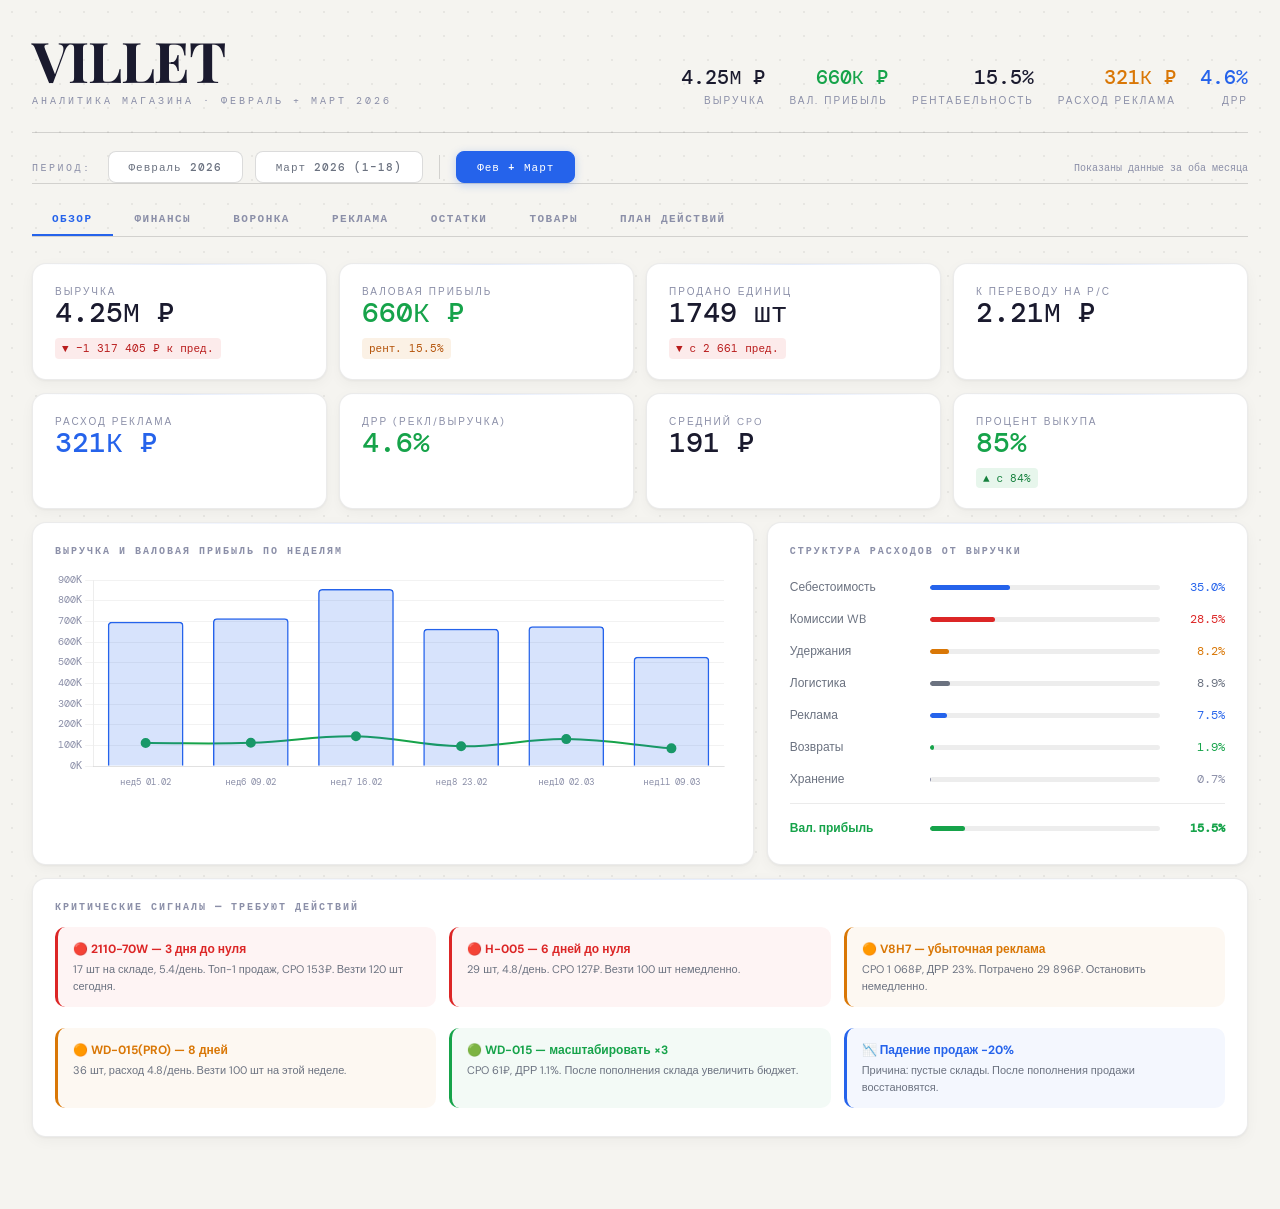
<file: reports/villet-analytics.html>
<!DOCTYPE html>
<html lang="ru">
<head>
<meta charset="UTF-8">
<meta name="viewport" content="width=device-width, initial-scale=1.0">
<title>VILLET — Аналитика</title>
<link href="https://fonts.googleapis.com/css2?family=Playfair+Display:wght@700;800&family=DM+Mono:wght@400;500&family=DM+Sans:wght@300;400;500;600;700&display=swap" rel="stylesheet" media="print" onload="this.media='all'">
<script src="../assets/vendor/chart.umd.js"></script>
<style>
:root {
  --bg: #f5f4f0;
  --bg2: #ffffff;
  --bg3: #eceae4;
  --border: rgba(0,0,0,0.08);
  --border2: rgba(0,0,0,0.14);
  --blue: #2563eb;
  --green: #16a34a;
  --red: #dc2626;
  --yellow: #d97706;
  --ink: #1a1a2e;
  --muted: #8b8fa8;
  --muted2: #6b7280;
  --mono: 'DM Mono', monospace;
  --body: 'DM Sans', sans-serif;
  --serif: 'Playfair Display', serif;
}
*{margin:0;padding:0;box-sizing:border-box}
html{scroll-behavior:smooth}
body{background:var(--bg);color:var(--ink);font-family:var(--body);font-size:14px;line-height:1.5;min-height:100vh}
body::before{content:'';position:fixed;inset:0;z-index:0;background-image:radial-gradient(circle,rgba(0,0,0,0.055) 1px,transparent 1px);background-size:24px 24px;pointer-events:none}
.page{position:relative;z-index:1;max-width:1480px;margin:0 auto;padding:0 32px 72px}

/* HEADER */
.hdr{padding:32px 0 24px;border-bottom:1.5px solid var(--border2);display:flex;align-items:flex-end;justify-content:space-between;gap:20px;flex-wrap:wrap}
.hdr-brand h1{font-family:var(--serif);font-size:56px;letter-spacing:-1px;color:var(--ink);line-height:1}
.hdr-brand .sub{font-family:var(--mono);font-size:10px;letter-spacing:3px;text-transform:uppercase;color:var(--muted);margin-top:5px}
.hdr-stats{display:flex;gap:24px;align-items:flex-end;flex-wrap:wrap}
.hstat{text-align:right}
.hstat .v{font-family:var(--mono);font-size:20px;font-weight:500}
.hstat .l{font-size:10px;letter-spacing:2px;text-transform:uppercase;color:var(--muted);margin-top:1px}

/* MONTH FILTER */
.mf-bar{display:flex;align-items:center;gap:12px;padding:18px 0 0;border-bottom:1.5px solid var(--border2);flex-wrap:wrap}
.mf-label{font-family:var(--mono);font-size:10px;letter-spacing:2.5px;text-transform:uppercase;color:var(--muted);margin-right:4px}
.mf-btn{
  font-family:var(--mono);font-size:11px;font-weight:500;letter-spacing:1px;
  padding:8px 20px;border-radius:8px;cursor:pointer;
  border:1.5px solid var(--border2);background:var(--bg2);color:var(--muted2);
  transition:all .18s;
}
.mf-btn:hover{border-color:var(--blue);color:var(--blue)}
.mf-btn.active{background:var(--blue);color:#fff;border-color:var(--blue);box-shadow:0 2px 8px rgba(37,99,235,0.25)}
.mf-divider{width:1px;height:24px;background:var(--border2);margin:0 4px}
.mf-info{font-family:var(--mono);font-size:10px;color:var(--muted);margin-left:auto}

/* NAV */
.nav{display:flex;gap:2px;padding:18px 0 0}
.nav-tab{padding:9px 20px;font-family:var(--mono);font-size:11px;font-weight:600;letter-spacing:1.5px;text-transform:uppercase;cursor:pointer;color:var(--muted);border:none;border-bottom:2px solid transparent;background:none;transition:all .18s}
.nav-tab:hover{color:var(--ink)}
.nav-tab.active{color:var(--blue);border-bottom-color:var(--blue)}

/* SECTIONS */
.sec{display:none;padding-top:26px}
.sec.active{display:block}

/* GRID */
.g2{display:grid;grid-template-columns:1fr 1fr;gap:13px}
.g3{display:grid;grid-template-columns:repeat(3,1fr);gap:13px}
.g4{display:grid;grid-template-columns:repeat(4,1fr);gap:12px}
.g5{display:grid;grid-template-columns:repeat(5,1fr);gap:12px}
.g64{display:grid;grid-template-columns:3fr 2fr;gap:13px}
.g73{display:grid;grid-template-columns:7fr 3fr;gap:13px}

/* CARD */
.card{background:var(--bg2);border:1px solid var(--border);border-radius:14px;padding:20px 22px;position:relative;overflow:hidden;box-shadow:0 1px 3px rgba(0,0,0,0.05),0 4px 14px rgba(0,0,0,0.04);animation:fadeUp .35s ease both}
.card::before{content:'';position:absolute;top:0;left:0;right:0;height:1px;background:linear-gradient(90deg,transparent,rgba(37,99,235,0.12),transparent)}
.ctitle{font-family:var(--mono);font-size:10px;font-weight:600;letter-spacing:2px;text-transform:uppercase;color:var(--muted);margin-bottom:13px}
@keyframes fadeUp{from{opacity:0;transform:translateY(10px)}to{opacity:1;transform:none}}

/* METRIC */
.metric .num{font-family:var(--mono);font-size:28px;font-weight:500;line-height:1;margin-bottom:5px}
.metric .lbl{font-size:10px;letter-spacing:2px;text-transform:uppercase;color:var(--muted)}
.metric .delta{font-family:var(--mono);font-size:11px;margin-top:6px;padding:2px 7px;border-radius:4px;display:inline-block}
.du{background:rgba(22,163,74,.1);color:#15803d}
.dd{background:rgba(220,38,38,.09);color:#b91c1c}
.dw{background:rgba(217,119,6,.1);color:#b45309}

/* TABLE */
.tbl{width:100%;border-collapse:collapse}
.tbl th{font-family:var(--mono);font-size:9px;letter-spacing:2px;text-transform:uppercase;color:var(--muted);padding:0 10px 10px;text-align:right;font-weight:600;border-bottom:1.5px solid var(--border2)}
.tbl th:first-child{text-align:left}
.tbl td{padding:8px 10px;border-bottom:1px solid var(--border);font-family:var(--mono);font-size:12px;text-align:right;color:var(--muted2)}
.tbl td:first-child{text-align:left;color:var(--ink);font-weight:500}
.tbl tr:last-child td{border-bottom:none}
.tbl tr:hover td{background:rgba(37,99,235,.03)}
.art{font-size:13px!important;font-weight:600!important;color:var(--blue)!important}
.pos{color:var(--green)!important}
.neg{color:var(--red)!important}
.wrn{color:var(--yellow)!important}

/* BADGE */
.badge{display:inline-block;font-family:var(--mono);font-size:10px;font-weight:700;letter-spacing:.8px;padding:3px 8px;border-radius:4px}
.br{background:rgba(220,38,38,.1);color:#b91c1c;border:1px solid rgba(220,38,38,.2)}
.by{background:rgba(217,119,6,.1);color:#b45309;border:1px solid rgba(217,119,6,.2)}
.bg{background:rgba(22,163,74,.1);color:#15803d;border:1px solid rgba(22,163,74,.2)}
.bb{background:rgba(37,99,235,.08);color:#1d4ed8;border:1px solid rgba(37,99,235,.15)}
.bk{background:rgba(0,0,0,.05);color:var(--muted2);border:1px solid var(--border2)}

/* ACTION CARDS */
.ac{border-radius:10px;padding:13px 15px;margin-bottom:8px;border-left:3px solid}
.ac-r{background:rgba(220,38,38,.05);border-color:var(--red)}
.ac-y{background:rgba(217,119,6,.05);border-color:var(--yellow)}
.ac-g{background:rgba(22,163,74,.05);border-color:var(--green)}
.ac-b{background:rgba(37,99,235,.05);border-color:var(--blue)}
.ac h4{font-size:12px;font-weight:700;margin-bottom:3px}
.ac p{font-size:11px;color:var(--muted2);line-height:1.5}

/* COST ROW */
.crow{display:flex;align-items:center;gap:10px;padding:7px 0}
.crow .cn{flex:0 0 130px;font-size:12px;color:var(--muted2)}
.crow .cb{flex:1;height:5px;background:rgba(0,0,0,.07);border-radius:3px;overflow:hidden}
.crow .cv{font-family:var(--mono);font-size:12px;min-width:55px;text-align:right}

/* FUNNEL STEPS */
.funnel{display:flex}
.fstep{flex:1;text-align:center;padding:16px 6px;border-right:1px solid var(--border);position:relative}
.fstep:last-child{border-right:none}
.fstep .fv{font-family:var(--mono);font-size:20px;font-weight:500;margin-bottom:4px}
.fstep .fl{font-size:9px;letter-spacing:2px;text-transform:uppercase;color:var(--muted)}
.fstep .fc{font-family:var(--mono);font-size:11px;color:var(--blue);margin-top:3px}
.farr{position:absolute;right:-8px;top:50%;transform:translateY(-50%);font-size:14px;color:var(--muted);z-index:2}

/* PLAN ITEM */
.pi{display:flex;gap:13px;align-items:flex-start;padding:11px 0;border-bottom:1px solid var(--border)}
.pi:last-child{border-bottom:none}
.pn{font-family:var(--serif);font-size:24px;color:rgba(0,0,0,.1);min-width:30px;line-height:1;padding-top:2px}
.pi h4{font-size:13px;font-weight:600;margin-bottom:2px}
.pi p{font-size:11px;color:var(--muted2);line-height:1.5}

.sep{height:1px;background:var(--border);margin:20px 0}
.chart-wrap{position:relative}

::-webkit-scrollbar{width:4px;height:4px}
::-webkit-scrollbar-track{background:var(--bg)}
::-webkit-scrollbar-thumb{background:rgba(0,0,0,.15);border-radius:2px}
</style>
</head>
<body>
<div class="page">

<!-- HEADER -->
<div class="hdr">
  <div class="hdr-brand">
    <h1>VILLET</h1>
    <div class="sub" id="hdr-period">Аналитика магазина · Wildberries 2026</div>
  </div>
  <div class="hdr-stats">
    <div class="hstat"><div class="v" id="h-revenue">—</div><div class="l">Выручка</div></div>
    <div class="hstat"><div class="v" id="h-profit" style="color:var(--green)">—</div><div class="l">Вал. прибыль</div></div>
    <div class="hstat"><div class="v" id="h-margin">—</div><div class="l">Рентабельность</div></div>
    <div class="hstat"><div class="v" id="h-ads" style="color:var(--yellow)">—</div><div class="l">Расход реклама</div></div>
    <div class="hstat"><div class="v" id="h-drr" style="color:var(--blue)">—</div><div class="l">ДРР</div></div>
  </div>
</div>

<!-- MONTH FILTER -->
<div class="mf-bar">
  <span class="mf-label">Период:</span>
  <button class="mf-btn" data-m="feb" onclick="setMonth('feb',this)">Февраль 2026</button>
  <button class="mf-btn" data-m="mar" onclick="setMonth('mar',this)">Март 2026 (1–18)</button>
  <div class="mf-divider"></div>
  <button class="mf-btn active" data-m="all" onclick="setMonth('all',this)">Фев + Март</button>
  <span class="mf-info" id="mf-note">Показаны данные за оба месяца</span>
</div>

<!-- NAV -->
<div class="nav" style="border-bottom:1.5px solid var(--border2)">
  <button class="nav-tab active" onclick="showTab('overview',this)">Обзор</button>
  <button class="nav-tab" onclick="showTab('finance',this)">Финансы</button>
  <button class="nav-tab" onclick="showTab('funnel',this)">Воронка</button>
  <button class="nav-tab" onclick="showTab('ads',this)">Реклама</button>
  <button class="nav-tab" onclick="showTab('stock',this)">Остатки</button>
  <button class="nav-tab" onclick="showTab('products',this)">Товары</button>
  <button class="nav-tab" onclick="showTab('plan',this)">План действий</button>
</div>

<!-- ═══════ OVERVIEW ═══════ -->
<div id="sec-overview" class="sec active">
  <div class="g4" style="margin-bottom:13px">
    <div class="card metric"><div class="lbl">Выручка</div><div class="num" id="ov-revenue">—</div><div class="delta" id="ov-revenue-d"></div></div>
    <div class="card metric"><div class="lbl">Валовая прибыль</div><div class="num" id="ov-profit" style="color:var(--green)">—</div><div class="delta" id="ov-margin-d"></div></div>
    <div class="card metric"><div class="lbl">Продано единиц</div><div class="num" id="ov-units">—</div><div class="delta" id="ov-units-d"></div></div>
    <div class="card metric"><div class="lbl">К переводу на р/с</div><div class="num" id="ov-transfer">—</div></div>
  </div>
  <div class="g4" style="margin-bottom:13px">
    <div class="card metric"><div class="lbl">Расход реклама</div><div class="num" id="ov-ads" style="color:var(--blue)">—</div></div>
    <div class="card metric"><div class="lbl">ДРР (рекл/выручка)</div><div class="num" id="ov-drr" style="color:var(--green)">—</div></div>
    <div class="card metric"><div class="lbl">Средний CPO</div><div class="num" id="ov-cpo">—</div></div>
    <div class="card metric"><div class="lbl">Процент выкупа</div><div class="num" style="color:var(--green)">85%</div><div class="delta du">▲ с 84%</div></div>
  </div>
  <div class="g64" style="margin-bottom:13px">
    <div class="card">
      <div class="ctitle">Выручка и валовая прибыль по неделям</div>
      <div class="chart-wrap" style="height:220px"><canvas id="weeklyChart"></canvas></div>
    </div>
    <div class="card">
      <div class="ctitle">Структура расходов от выручки</div>
      <div id="cost-rows"></div>
    </div>
  </div>
  <div class="card">
    <div class="ctitle">Критические сигналы — требуют действий</div>
    <div class="g3" id="alerts-grid"></div>
  </div>
</div>

<!-- ═══════ FINANCE ═══════ -->
<div id="sec-finance" class="sec">
  <div class="g4" style="margin-bottom:13px">
    <div class="card metric"><div class="lbl">Выручка</div><div class="num" id="fi-revenue">—</div></div>
    <div class="card metric"><div class="lbl">Себестоимость</div><div class="num" id="fi-cogs" style="color:var(--red)">—</div></div>
    <div class="card metric"><div class="lbl">Комиссии WB</div><div class="num" id="fi-comm" style="color:var(--red)">—</div></div>
    <div class="card metric"><div class="lbl">Валовая прибыль</div><div class="num" id="fi-profit" style="color:var(--green)">—</div></div>
  </div>
  <div class="g64" style="margin-bottom:13px">
    <div class="card">
      <div class="ctitle">Отчёт о прибылях и убытках</div>
      <table class="tbl" id="pnl-table"></table>
    </div>
    <div class="card">
      <div class="ctitle">Прибыль по неделям</div>
      <div class="chart-wrap" style="height:280px"><canvas id="profitChart"></canvas></div>
    </div>
  </div>
  <div class="card">
    <div class="ctitle">Топ товаров по валовой прибыли</div>
    <table class="tbl" id="top-products-table"></table>
  </div>
</div>

<!-- ═══════ FUNNEL ═══════ -->
<div id="sec-funnel" class="sec">
  <div class="card" style="margin-bottom:13px">
    <div class="ctitle">Воронка продаж</div>
    <div class="funnel" id="funnel-steps"></div>
  </div>
  <div class="g64" style="margin-bottom:13px">
    <div class="card">
      <div class="ctitle">Конверсия по товарам</div>
      <table class="tbl" id="funnel-table"></table>
    </div>
    <div class="card">
      <div class="ctitle">Сравнение периодов</div>
      <div class="chart-wrap" style="height:280px"><canvas id="funnelChart"></canvas></div>
    </div>
  </div>
</div>

<!-- ═══════ ADS ═══════ -->
<div id="sec-ads" class="sec">
  <div class="g5" style="margin-bottom:13px">
    <div class="card metric"><div class="lbl">Расход</div><div class="num" id="ad-spend">—</div></div>
    <div class="card metric"><div class="lbl">ДРР</div><div class="num" id="ad-drr" style="color:var(--green)">—</div></div>
    <div class="card metric"><div class="lbl">Средний CPO</div><div class="num" id="ad-cpo">—</div></div>
    <div class="card metric"><div class="lbl">Заказов (ДСП)</div><div class="num" id="ad-orders">—</div></div>
    <div class="card metric"><div class="lbl">V8H7 (убыток)</div><div class="num" id="ad-v8" style="color:var(--red)">—</div></div>
  </div>
  <div class="card" style="margin-bottom:13px">
    <div class="ctitle">CPO и ДРР по артикулам</div>
    <table class="tbl" id="ads-table"></table>
  </div>
  <div class="card">
    <div class="ctitle">CPO визуализация</div>
    <div class="chart-wrap" style="height:260px"><canvas id="cpoChart"></canvas></div>
  </div>
</div>

<!-- ═══════ STOCK ═══════ -->
<div id="sec-stock" class="sec">
  <div class="g4" style="margin-bottom:13px">
    <div class="card metric"><div class="lbl">Срочно (≤7 дней)</div><div class="num" style="color:var(--red)">4 товара</div></div>
    <div class="card metric"><div class="lbl">Критично (8–14 дней)</div><div class="num" style="color:var(--yellow)">5 товаров</div></div>
    <div class="card metric"><div class="lbl">Пополнить (15–30 дней)</div><div class="num" style="color:var(--blue)">9 товаров</div></div>
    <div class="card metric"><div class="lbl">В норме (30+ дней)</div><div class="num" style="color:var(--green)">8 товаров</div></div>
  </div>
  <div class="card" style="margin-bottom:13px">
    <div class="ctitle">Остатки на складе — 18.03.2026</div>
    <table class="tbl">
      <thead><tr><th>Артикул</th><th>Склад WB</th><th>В пути</th><th>Возвр.</th><th>Всего</th><th>Зак/день</th><th>Дней (склад)</th><th>Везти шт</th><th>Статус</th></tr></thead>
      <tbody>
        <tr><td class="art">2110-70W</td><td class="neg">17</td><td>17</td><td>9</td><td>43</td><td>5.4</td><td class="neg">3 дня</td><td class="neg">120</td><td><span class="badge br">СЕГОДНЯ</span></td></tr>
        <tr><td class="art">H-005</td><td class="neg">29</td><td>11</td><td>2</td><td>42</td><td>4.8</td><td class="neg">6 дней</td><td class="neg">101</td><td><span class="badge br">СЕГОДНЯ</span></td></tr>
        <tr><td class="art">2110-40W</td><td class="neg">0</td><td>4</td><td>0</td><td>4</td><td>0.4</td><td class="neg">0 дней!</td><td>8</td><td><span class="badge br">ПУСТО</span></td></tr>
        <tr><td class="art">G0237</td><td class="neg">5</td><td>7</td><td>0</td><td>12</td><td>0.7</td><td class="neg">7 дней</td><td>10</td><td><span class="badge br">СРОЧНО</span></td></tr>
        <tr><td class="art">WD-015(PRO)</td><td class="wrn">36</td><td>5</td><td>0</td><td>41</td><td>4.8</td><td class="wrn">8 дней</td><td class="wrn">102</td><td><span class="badge by">НЕДЕЛЯ</span></td></tr>
        <tr><td class="art">WD-028(PRO)</td><td class="wrn">22</td><td>0</td><td>0</td><td>22</td><td>2.3</td><td class="wrn">10 дней</td><td class="wrn">46</td><td><span class="badge by">НЕДЕЛЯ</span></td></tr>
        <tr><td class="art">G0249-70W</td><td class="wrn">27</td><td>12</td><td>6</td><td>45</td><td>2.7</td><td class="wrn">10 дней</td><td class="wrn">37</td><td><span class="badge by">НЕДЕЛЯ</span></td></tr>
        <tr><td class="art">WD-2110</td><td class="wrn">24</td><td>9</td><td>2</td><td>35</td><td>2.1</td><td class="wrn">12 дней</td><td class="wrn">28</td><td><span class="badge by">НЕДЕЛЯ</span></td></tr>
        <tr><td class="art">2170-70W</td><td class="wrn">33</td><td>9</td><td>3</td><td>45</td><td>2.4</td><td class="wrn">14 дней</td><td>27</td><td><span class="badge by">2 НЕД</span></td></tr>
        <tr><td class="art">WD-015</td><td>82</td><td>17</td><td>3</td><td>102</td><td>4.8</td><td>17 дней</td><td>41</td><td><span class="badge bb">ПЛАН</span></td></tr>
        <tr><td class="art">WD-067</td><td>27</td><td>5</td><td>1</td><td>33</td><td>1.5</td><td>18 дней</td><td>13</td><td><span class="badge bb">ПЛАН</span></td></tr>
        <tr><td class="art">WD-028</td><td>62</td><td>7</td><td>0</td><td>69</td><td>2.3</td><td>27 дней</td><td>30</td><td><span class="badge bb">ПЛАН</span></td></tr>
        <tr><td class="art">2190-70W</td><td>68</td><td>6</td><td>7</td><td>81</td><td>2.5</td><td>27 дней</td><td>30</td><td><span class="badge bb">ПЛАН</span></td></tr>
        <tr><td class="art">WD-024</td><td>103</td><td>3</td><td>0</td><td>106</td><td>1.3</td><td class="pos">76 дней</td><td>0</td><td><span class="badge bg">НОРМА</span></td></tr>
        <tr><td class="art">G0056-2шт</td><td>134</td><td>9</td><td>1</td><td>144</td><td>3.3</td><td class="pos">40 дней</td><td>0</td><td><span class="badge bg">НОРМА</span></td></tr>
        <tr><td class="art">778-70W</td><td>49</td><td>6</td><td>3</td><td>58</td><td>1.2</td><td class="pos">40 дней</td><td>0</td><td><span class="badge bg">НОРМА</span></td></tr>
        <tr><td class="art">V8H7</td><td>74</td><td>0</td><td>2</td><td>76</td><td>0.6</td><td class="pos">122 дня</td><td>0</td><td><span class="badge bk">СТОП РЕКЛ</span></td></tr>
      </tbody>
    </table>
  </div>
  <div class="card">
    <div class="ctitle">Дней запаса — визуальная шкала</div>
    <div id="stockBars"></div>
  </div>
</div>

<!-- ═══════ PRODUCTS ═══════ -->
<div id="sec-products" class="sec">
  <div class="card">
    <div class="ctitle">Все артикулы — сводная таблица</div>
    <div style="overflow-x:auto"><table class="tbl" id="products-table"></table></div>
  </div>
</div>

<!-- ═══════ PLAN ═══════ -->
<div id="sec-plan" class="sec">
  <div class="card" style="margin-bottom:13px">
    <div class="ctitle">Приоритизированный план действий</div>
    <div class="g3">
      <div>
        <div style="font-family:var(--mono);font-size:10px;letter-spacing:2px;color:var(--red);font-weight:700;margin-bottom:10px">🔴 СДЕЛАТЬ СЕГОДНЯ</div>
        <div class="ac ac-r"><h4 style="color:var(--red)">1. Везти 2110-70W — 120 шт</h4><p>Склад 17 шт = 3 дня. 5.4 заказа/день. Топ-1 продаж + лучшая реклама CPO 153₽. Каждый день простоя = ~9 800₽ выручки.</p></div>
        <div class="ac ac-r"><h4 style="color:var(--red)">2. Везти H-005 — 100 шт</h4><p>Склад 29 шт = 6 дней. 4.8 заказа/день. CPO рекламы 127₽. Звуковой сигнал — стабильный топ.</p></div>
        <div class="ac ac-r"><h4 style="color:var(--red)">3. Остановить рекламу V8H7</h4><p>CPO 1 068₽, ДРР 23%. Потрачено 29 896₽. На складе 74 шт = 122 дня органики. Отключить немедленно.</p></div>
      </div>
      <div>
        <div style="font-family:var(--mono);font-size:10px;letter-spacing:2px;color:var(--yellow);font-weight:700;margin-bottom:10px">🟠 НА ЭТОЙ НЕДЕЛЕ</div>
        <div class="ac ac-y"><h4 style="color:var(--yellow)">4. Везти WD-015(PRO) — 100 шт</h4><p>8 дней остатка, 4.8/день. Взять из той же партии что и 2110-70W.</p></div>
        <div class="ac ac-y"><h4 style="color:var(--yellow)">5. WD-028(PRO) 50шт + G0249-70W 40шт + WD-2110 30шт</h4><p>10–12 дней. Объединить в одну поставку.</p></div>
        <div class="ac ac-y"><h4 style="color:var(--yellow)">6. Разобраться с G0238 (убыток)</h4><p>Единственный убыточный товар. Проверить себестоимость, поднять цену до 2 000₽.</p></div>
      </div>
      <div>
        <div style="font-family:var(--mono);font-size:10px;letter-spacing:2px;color:var(--green);font-weight:700;margin-bottom:10px">🟢 В БЛИЖАЙШИЕ 2 НЕДЕЛИ</div>
        <div class="ac ac-g"><h4 style="color:var(--green)">7. Масштабировать рекламу WD-015 ×3</h4><p>CPO 61₽, ДРР 1.1%. Потенциал +80 заказов/мес = +287К выручки при увеличении с 13К до 39К бюджета.</p></div>
        <div class="ac ac-g"><h4 style="color:var(--green)">8. WD-067 и WD-012 — бюджет ×5</h4><p>CPO 76–83₽, ДРР менее 1.5%. Совокупно +200 заказов/мес при инвестиции по 20К каждый.</p></div>
        <div class="ac ac-b"><h4 style="color:var(--blue)">9. Пополнить WD-015, WD-028, 2190-70W</h4><p>17–27 дней остатка. 30–40 шт каждый. Не допустить обнуления при активной рекламе.</p></div>
      </div>
    </div>
  </div>
  <div class="card" style="margin-bottom:13px">
    <div class="ctitle">Детальный план по каждому артикулу</div>
    <div style="overflow-x:auto"><table class="tbl" id="plan-table"></table></div>
  </div>
  <div class="g3">
    <div class="card">
      <div class="ctitle">Потенциал от пополнения складов</div>
      <div class="pi"><div class="pn">01</div><div><h4 style="color:var(--green)">+~138 000 ₽/мес</h4><p>2110-70W: 5.4 зак/день × 1 824₽ × 14 дней простоя</p></div></div>
      <div class="pi"><div class="pn">02</div><div><h4 style="color:var(--green)">+~108 000 ₽/мес</h4><p>H-005: 4.8 зак/день × 1 603₽ × 14 дней простоя</p></div></div>
      <div class="pi"><div class="pn">03</div><div><h4 style="color:var(--blue)">Итого: +250–300К/мес</h4><p>Только за счёт устранения дефицита топ-товаров</p></div></div>
    </div>
    <div class="card">
      <div class="ctitle">Потенциал от оптимизации рекламы</div>
      <div class="pi"><div class="pn">01</div><div><h4 style="color:var(--red)">−29 900 ₽ экономия</h4><p>Остановка V8H7 без потери органических продаж</p></div></div>
      <div class="pi"><div class="pn">02</div><div><h4 style="color:var(--green)">WD-015 ×3 = +287К выручки</h4><p>CPO 61₽, маржа 556₽/шт — масштабирование выгодно</p></div></div>
      <div class="pi"><div class="pn">03</div><div><h4 style="color:var(--green)">WD-067+WD-012 ×5 = +200 зак</h4><p>ДРР менее 1.5% — одни из лучших кампаний</p></div></div>
    </div>
    <div class="card">
      <div class="ctitle">Итоговый эффект при выполнении плана</div>
      <div class="pi"><div class="pn">01</div><div><h4 style="color:var(--blue)">Выручка: +500–700К/мес</h4><p>Восстановление + масштабирование эффективной рекламы</p></div></div>
      <div class="pi"><div class="pn">02</div><div><h4 style="color:var(--green)">Прибыль: +80–120К/мес</h4><p>При сохранении рентабельности 15.5%</p></div></div>
      <div class="pi"><div class="pn">03</div><div><h4 style="color:var(--blue)">Горизонт: 2–4 недели</h4><p>Первые результаты после пополнения складов</p></div></div>
    </div>
  </div>
</div>

</div><!-- /page -->

<script>
// ══════════════════════════════════════════
// DATA STORE
// ══════════════════════════════════════════
const DATA = {
  feb: {
    label: 'Февраль 2026',
    note: 'Данные за февраль 2026 (28 дней)',
    revenue: 2975365,
    cogs: 1042926,
    commission: 841646,
    logistics: 267528,
    storage: 15363,
    withheld: 227062,
    returns: 62814,
    fines: 10,
    tax: 40008,
    profit: 479497,
    margin: 0.161,
    units: 1231,
    transfer: 1562431,
    adSpend: 231916,
    adOrders: 1266,
    adCpo: 183,
    adDrr: 7.0,
    v8adLoss: -16401,
    funnel: { views:114345, basket:9849, orders:2661, bought:2202, cancelled:423 },
    weekly: {
      labels:['нед 1\n01.02','нед 2\n09.02','нед 3\n16.02','нед 4\n23.02'],
      revenue:[698520,714879,856276,664807],
      profit:[111870,112946,144748,96066]
    },
    products: [
      {art:'WD-015',    orders:161, buyout:86, price:3585, gp:152000, cpo:50,  drr:1.4,  stock:82,  days:17, rat:4.7, status:'A'},
      {art:'2110-70W',  orders:191, buyout:82, price:1824, gp:54000,  cpo:118, drr:6.5,  stock:17,  days:3,  rat:4.7, status:'A'},
      {art:'H-005',     orders:155, buyout:90, price:1603, gp:38000,  cpo:109, drr:6.8,  stock:29,  days:6,  rat:4.7, status:'A'},
      {art:'G0056-2шт', orders:125, buyout:92, price:2631, gp:61000,  cpo:151, drr:5.7,  stock:134, days:40, rat:4.7, status:'A'},
      {art:'G0249-70W', orders:94,  buyout:90, price:1979, gp:29000,  cpo:null,drr:null, stock:27,  days:10, rat:4.5, status:'B'},
      {art:'WD-028',    orders:82,  buyout:86, price:3505, gp:46000,  cpo:227, drr:6.5,  stock:62,  days:27, rat:4.7, status:'A'},
      {art:'2190-70W',  orders:91,  buyout:82, price:1700, gp:22000,  cpo:111, drr:6.5,  stock:68,  days:27, rat:4.7, status:'B'},
      {art:'2170-70W',  orders:84,  buyout:83, price:1774, gp:25000,  cpo:76,  drr:4.3,  stock:33,  days:14, rat:4.6, status:'B'},
      {art:'WD-2110',   orders:62,  buyout:87, price:3785, gp:33000,  cpo:393, drr:10.4, stock:24,  days:12, rat:4.5, status:'B'},
      {art:'WD-021',    orders:42,  buyout:83, price:3514, gp:20000,  cpo:355, drr:10.1, stock:57,  days:51, rat:4.6, status:'B'},
      {art:'WD-024',    orders:48,  buyout:81, price:3850, gp:28000,  cpo:750, drr:19.5, stock:103, days:76, rat:4.7, status:'B'},
      {art:'V8H7',      orders:22,  buyout:80, price:2882, gp:14000,  cpo:1314,drr:45.6, stock:74,  days:122,rat:4.6, status:'СТОП'},
      {art:'WD-067',    orders:57,  buyout:75, price:3950, gp:32000,  cpo:69,  drr:1.8,  stock:27,  days:18, rat:4.6, status:'B'},
      {art:'G0238-70W', orders:69,  buyout:85, price:1981, gp:16000,  cpo:219, drr:11.1, stock:43,  days:24, rat:4.4, status:'B'},
      {art:'WD-012',    orders:36,  buyout:82, price:3577, gp:20000,  cpo:57,  drr:1.6,  stock:31,  days:27, rat:4.9, status:'B'},
    ],
    ads: [
      {art:'WD-015',    spend:8050,  orders:161, price:3585},
      {art:'WD-067',    spend:3944,  orders:57,  price:3950},
      {art:'WD-012',    spend:2062,  orders:36,  price:3577},
      {art:'2190-70W',  spend:10126, orders:91,  price:1700},
      {art:'778-70W',   spend:4184,  orders:41,  price:1937},
      {art:'2170-70W',  spend:6371,  orders:84,  price:1774},
      {art:'G0056-2шт', spend:18874, orders:125, price:2631},
      {art:'H-005',     spend:16868, orders:155, price:1603},
      {art:'2110-70W',  spend:22570, orders:191, price:1824},
      {art:'WD-028',    spend:18601, orders:82,  price:3505},
      {art:'G0238-70W', spend:15129, orders:69,  price:1981},
      {art:'WD-021',    spend:14924, orders:42,  price:3514},
      {art:'WD-2110',   spend:24365, orders:62,  price:3785},
      {art:'WD-024',    spend:35985, orders:48,  price:3850},
      {art:'V8H7',      spend:28909, orders:22,  price:2882},
    ]
  },

  mar: {
    label: 'Март 2026 (1–18)',
    note: 'Данные за март 2026 (18 дней)',
    revenue: 1278089,
    cogs: 447606,
    commission: 370248,
    logistics: 109516,
    storage: 14711,
    withheld: 120856,
    returns: 17421,
    fines: 30,
    tax: 17169,
    profit: 180532,
    margin: 0.141,
    units: 518,
    transfer: 645307,
    adSpend: 88653,
    adOrders: 404,
    adCpo: 219,
    adDrr: 2.4,
    v8adLoss: -987,
    funnel: { views:35000, basket:3000, orders:842, bought:720, cancelled:110 },
    weekly: {
      labels:['нед 10\n02.03','нед 11\n09.03'],
      revenue:[676512,529009],
      profit:[130941,86292]
    },
    products: [
      {art:'WD-015',    orders:58,  buyout:86, price:3585, gp:100022, cpo:93,  drr:0.8,  stock:82,  days:17, rat:4.7, status:'A'},
      {art:'2110-70W',  orders:58,  buyout:82, price:1824, gp:16360,  cpo:270, drr:4.4,  stock:17,  days:3,  rat:4.7, status:'A'},
      {art:'H-005',     orders:64,  buyout:90, price:1603, gp:15841,  cpo:170, drr:3.7,  stock:29,  days:6,  rat:4.7, status:'A'},
      {art:'G0056-2шт', orders:28,  buyout:92, price:2631, gp:11446,  cpo:52,  drr:0.4,  stock:134, days:40, rat:4.7, status:'A'},
      {art:'G0249-70W', orders:31,  buyout:90, price:1979, gp:9497,   cpo:null,drr:null, stock:27,  days:10, rat:4.5, status:'B'},
      {art:'WD-028',    orders:23,  buyout:86, price:3505, gp:12495,  cpo:605, drr:4.7,  stock:62,  days:27, rat:4.7, status:'A'},
      {art:'2190-70W',  orders:24,  buyout:82, price:1700, gp:4994,   cpo:51,  drr:0.6,  stock:68,  days:27, rat:4.7, status:'B'},
      {art:'2170-70W',  orders:26,  buyout:83, price:1774, gp:7145,   cpo:166, drr:2.7,  stock:33,  days:14, rat:4.6, status:'B'},
      {art:'WD-2110',   orders:34,  buyout:87, price:3785, gp:18236,  cpo:577, drr:7.4,  stock:24,  days:12, rat:4.5, status:'B'},
      {art:'WD-021',    orders:9,   buyout:83, price:3514, gp:4885,   cpo:394, drr:2.0,  stock:57,  days:51, rat:4.6, status:'B'},
      {art:'WD-024',    orders:14,  buyout:81, price:3850, gp:8349,   cpo:318, drr:2.3,  stock:103, days:76, rat:4.7, status:'B'},
      {art:'V8H7',      orders:6,   buyout:80, price:2882, gp:2678,   cpo:165, drr:1.5,  stock:74,  days:122,rat:4.6, status:'B'},
      {art:'WD-067',    orders:13,  buyout:75, price:3950, gp:8001,   cpo:143, drr:0.9,  stock:27,  days:18, rat:4.6, status:'B'},
      {art:'G0238-70W', orders:14,  buyout:85, price:1981, gp:4298,   cpo:62,  drr:0.8,  stock:43,  days:24, rat:4.4, status:'B'},
      {art:'WD-012',    orders:16,  buyout:82, price:3577, gp:8818,   cpo:118, drr:1.2,  stock:31,  days:27, rat:4.9, status:'B'},
    ],
    ads: [
      {art:'WD-015',    spend:5380,  orders:58,  price:3585},
      {art:'WD-067',    spend:1856,  orders:13,  price:3950},
      {art:'WD-012',    spend:1888,  orders:16,  price:3577},
      {art:'2190-70W',  spend:1224,  orders:24,  price:1700},
      {art:'778-70W',   spend:1504,  orders:16,  price:1937},
      {art:'2170-70W',  spend:4318,  orders:26,  price:1774},
      {art:'G0056-2шт', spend:1449,  orders:28,  price:2631},
      {art:'H-005',     spend:10911, orders:64,  price:1603},
      {art:'2110-70W',  spend:15636, orders:58,  price:1824},
      {art:'WD-028',    spend:13922, orders:23,  price:3505},
      {art:'G0238-70W', spend:862,   orders:14,  price:1981},
      {art:'WD-021',    spend:3542,  orders:9,   price:3514},
      {art:'WD-2110',   spend:19632, orders:34,  price:3785},
      {art:'WD-024',    spend:4450,  orders:14,  price:3850},
      {art:'V8H7',      spend:987,   orders:6,   price:2882},
    ]
  }
};

// Combined feb+mar
DATA.all = {
  label: 'Февраль + Март 2026',
  note: 'Показаны данные за оба месяца',
  revenue:   DATA.feb.revenue + DATA.mar.revenue,
  cogs:      DATA.feb.cogs + DATA.mar.cogs,
  commission:DATA.feb.commission + DATA.mar.commission,
  logistics: DATA.feb.logistics + DATA.mar.logistics,
  storage:   DATA.feb.storage + DATA.mar.storage,
  withheld:  DATA.feb.withheld + DATA.mar.withheld,
  returns:   DATA.feb.returns + DATA.mar.returns,
  fines:     DATA.feb.fines + DATA.mar.fines,
  tax:       DATA.feb.tax + DATA.mar.tax,
  profit:    DATA.feb.profit + DATA.mar.profit,
  margin:    0.155,
  units:     DATA.feb.units + DATA.mar.units,
  transfer:  DATA.feb.transfer + DATA.mar.transfer,
  adSpend:   DATA.feb.adSpend + DATA.mar.adSpend,
  adOrders:  DATA.feb.adOrders + DATA.mar.adOrders,
  adCpo:     191,
  adDrr:     4.6,
  v8adLoss:  DATA.feb.v8adLoss + DATA.mar.v8adLoss,
  funnel: {
    views:   DATA.feb.funnel.views   + DATA.mar.funnel.views,
    basket:  DATA.feb.funnel.basket  + DATA.mar.funnel.basket,
    orders:  DATA.feb.funnel.orders  + DATA.mar.funnel.orders,
    bought:  DATA.feb.funnel.bought  + DATA.mar.funnel.bought,
    cancelled:DATA.feb.funnel.cancelled + DATA.mar.funnel.cancelled,
  },
  weekly: {
    labels: ['нед5\n01.02','нед6\n09.02','нед7\n16.02','нед8\n23.02','нед10\n02.03','нед11\n09.03'],
    revenue: [698520,714879,856276,664807,676512,529009],
    profit:  [111870,112946,144748,96066,130941,86292]
  },
  products: DATA.feb.products.map((p,i) => {
    const m = DATA.mar.products[i];
    return {
      art: p.art,
      orders: p.orders + m.orders,
      buyout: p.buyout,
      price:  p.price,
      gp:     p.gp + m.gp,
      cpo:    (p.cpo && m.cpo) ? Math.round((p.spend||0 + m.spend||0) / (p.orders+m.orders)) : p.cpo,
      drr:    p.drr,
      stock:  p.stock,
      days:   p.days,
      rat:    p.rat,
      status: p.status
    };
  }),
  ads: DATA.feb.ads.map((a,i) => {
    const m = DATA.mar.ads[i];
    return { art: a.art, spend: a.spend + m.spend, orders: a.orders + m.orders, price: a.price };
  })
};

// fix all CPO
DATA.all.products.forEach((p,i) => {
  const fa = DATA.feb.ads.find(a=>a.art===p.art);
  const ma = DATA.mar.ads.find(a=>a.art===p.art);
  if (fa && ma) p.cpo = Math.round((fa.spend + ma.spend) / p.orders);
});
DATA.all.ads.forEach(a => { a.cpo = Math.round(a.spend/a.orders); a.drr = +(a.spend/(a.orders*a.price)*100).toFixed(1); });
DATA.feb.ads.forEach(a => { a.cpo = Math.round(a.spend/a.orders); a.drr = +(a.spend/(a.orders*a.price)*100).toFixed(1); });
DATA.mar.ads.forEach(a => { a.cpo = Math.round(a.spend/a.orders); a.drr = +(a.spend/(a.orders*a.price)*100).toFixed(1); });

// ══════════════════════════════════════════
// STATE
// ══════════════════════════════════════════
let currentMonth = 'all';
let charts = {};

function fmt(n) { return n >= 1e6 ? (n/1e6).toFixed(2)+'М ₽' : n >= 1e3 ? Math.round(n/1e3)+'К ₽' : n+'₽'; }
function fmtN(n) { return n.toLocaleString('ru') + ' ₽'; }
function pct(v) { return (v*100).toFixed(1)+'%'; }
function cpoStatus(cpo) {
  if (!cpo || cpo===0) return '<span class="badge bk">—</span>';
  if (cpo < 150) return `<span class="badge bg">ТОП</span>`;
  if (cpo < 350) return `<span class="badge bb">ХОРОШО</span>`;
  if (cpo < 650) return `<span class="badge by">ВНИМАНИЕ</span>`;
  return `<span class="badge br">СТОП</span>`;
}
function drrColor(drr) {
  if (!drr) return '';
  return drr < 10 ? 'pos' : drr < 20 ? 'wrn' : 'neg';
}

// ══════════════════════════════════════════
// RENDER FUNCTIONS
// ══════════════════════════════════════════

function renderHeader(d) {
  document.getElementById('hdr-period').textContent = `Аналитика магазина · ${d.label}`;
  document.getElementById('h-revenue').textContent = fmt(d.revenue);
  document.getElementById('h-profit').textContent = fmt(d.profit);
  document.getElementById('h-margin').textContent = (d.margin*100).toFixed(1)+'%';
  document.getElementById('h-ads').textContent = fmt(d.adSpend);
  document.getElementById('h-drr').textContent = d.adDrr+'%';
}

function renderOverview(d) {
  document.getElementById('ov-revenue').textContent = fmt(d.revenue);
  document.getElementById('ov-revenue-d').textContent = d === DATA.all ? '▼ −1 317 405 ₽ к пред.' : '';
  document.getElementById('ov-revenue-d').className = 'delta dd';
  document.getElementById('ov-profit').textContent = fmt(d.profit);
  document.getElementById('ov-margin-d').textContent = `рент. ${(d.margin*100).toFixed(1)}%`;
  document.getElementById('ov-margin-d').className = 'delta dw';
  document.getElementById('ov-units').textContent = d.units + ' шт';
  document.getElementById('ov-units-d').textContent = d === DATA.all ? '▼ с 2 661 пред.' : '';
  document.getElementById('ov-units-d').className = 'delta dd';
  document.getElementById('ov-transfer').textContent = fmt(d.transfer);
  document.getElementById('ov-ads').textContent = fmt(d.adSpend);
  document.getElementById('ov-drr').textContent = d.adDrr + '%';
  document.getElementById('ov-cpo').textContent = d.adCpo + ' ₽';

  // cost rows
  const cr = document.getElementById('cost-rows');
  cr.innerHTML = '';
  const costs = [
    {n:'Себестоимость', v:d.cogs/d.revenue, c:'var(--blue)'},
    {n:'Комиссии WB',   v:d.commission/d.revenue, c:'var(--red)'},
    {n:'Удержания',     v:d.withheld/d.revenue, c:'var(--yellow)'},
    {n:'Логистика',     v:d.logistics/d.revenue, c:'var(--muted2)'},
    {n:'Реклама',       v:d.adSpend/d.revenue, c:'var(--blue)'},
    {n:'Возвраты',      v:d.returns/d.revenue, c:'var(--green)'},
    {n:'Хранение',      v:d.storage/d.revenue, c:'var(--muted)'},
  ];
  costs.forEach(c => {
    const p = (c.v*100).toFixed(1);
    cr.innerHTML += `<div class="crow"><span class="cn">${c.n}</span><div class="cb"><div style="height:5px;border-radius:3px;background:${c.c};width:${p}%;"></div></div><span class="cv" style="color:${c.c}">${p}%</span></div>`;
  });
  cr.innerHTML += `<div style="height:1px;background:var(--border);margin:8px 0"></div>
  <div class="crow"><span class="cn" style="font-weight:700;color:var(--green)">Вал. прибыль</span><div class="cb"><div style="height:5px;border-radius:3px;background:var(--green);width:${(d.margin*100).toFixed(1)}%;"></div></div><span class="cv" style="color:var(--green);font-weight:700">${(d.margin*100).toFixed(1)}%</span></div>`;

  // alerts
  const ag = document.getElementById('alerts-grid');
  ag.innerHTML = `
    <div class="ac ac-r"><h4 style="color:var(--red)">🔴 2110-70W — 3 дня до нуля</h4><p>17 шт на складе, 5.4/день. Топ-1 продаж, CPO 153₽. Везти 120 шт сегодня.</p></div>
    <div class="ac ac-r"><h4 style="color:var(--red)">🔴 H-005 — 6 дней до нуля</h4><p>29 шт, 4.8/день. CPO 127₽. Везти 100 шт немедленно.</p></div>
    <div class="ac ac-y"><h4 style="color:var(--yellow)">🟠 V8H7 — убыточная реклама</h4><p>CPO 1 068₽, ДРР 23%. Потрачено 29 896₽. Остановить немедленно.</p></div>
    <div class="ac ac-y"><h4 style="color:var(--yellow)">🟠 WD-015(PRO) — 8 дней</h4><p>36 шт, расход 4.8/день. Везти 100 шт на этой неделе.</p></div>
    <div class="ac ac-g"><h4 style="color:var(--green)">🟢 WD-015 — масштабировать ×3</h4><p>CPO 61₽, ДРР 1.1%. После пополнения склада увеличить бюджет.</p></div>
    <div class="ac ac-b"><h4 style="color:var(--blue)">📉 Падение продаж −20%</h4><p>Причина: пустые склады. После пополнения продажи восстановятся.</p></div>`;

  // weekly chart
  renderWeeklyChart(d);
}

function renderFinance(d) {
  document.getElementById('fi-revenue').textContent = fmtN(d.revenue);
  document.getElementById('fi-cogs').textContent = '−'+fmtN(d.cogs);
  document.getElementById('fi-comm').textContent = '−'+fmtN(d.commission);
  document.getElementById('fi-profit').textContent = fmtN(d.profit);

  // PnL table
  const t = document.getElementById('pnl-table');
  const rows = [
    ['Выручка', d.revenue, true],
    ['Возвраты', -d.returns, false],
    ['Комиссии WB', -d.commission, false],
    ['Логистика', -d.logistics, false],
    ['Хранение', -d.storage, false],
    ['Удержания', -d.withheld, false],
    ['К переводу на р/с', d.transfer, true],
    ['Себестоимость', -d.cogs, false],
    ['Налог 5%', -d.tax, false],
    ['Валовая прибыль', d.profit, true],
    ['Рентабельность', null, true],
  ];
  t.innerHTML = '<thead><tr><th>Статья</th><th>Сумма</th></tr></thead><tbody>' +
    rows.map(r => {
      if (r[0] === 'Рентабельность') return `<tr><td style="color:var(--muted2)">${r[0]}</td><td style="color:var(--blue);font-weight:600">${(d.margin*100).toFixed(1)}%</td></tr>`;
      const v = r[1];
      const cls = v >= 0 ? 'pos' : 'neg';
      const bold = r[2] ? 'font-weight:600;' : '';
      const color = r[0]==='Валовая прибыль' ? 'color:var(--green);' : '';
      return `<tr><td style="${bold}${color}">${r[0]}</td><td class="${cls}" style="${bold}">${v>=0?'':''} ${Math.abs(v).toLocaleString('ru')} ₽</td></tr>`;
    }).join('') + '</tbody>';

  // top products
  const tp = document.getElementById('top-products-table');
  const sorted = [...d.products].sort((a,b)=>b.gp-a.gp);
  const abcMap = {A:'<span class="badge bg">A</span>',B:'<span class="badge bb">B</span>','СТОП':'<span class="badge br">СТОП</span>'};
  tp.innerHTML = `<thead><tr><th>Артикул</th><th>Вал.прибыль</th><th>Заказов</th><th>Прибыль/шт</th><th>Ср.цена</th><th>ABC</th></tr></thead><tbody>` +
    sorted.map(p => `<tr>
      <td class="art">${p.art}</td>
      <td class="${p.gp>=0?'pos':'neg'}">${p.gp.toLocaleString('ru')} ₽</td>
      <td>${p.orders}</td>
      <td>${Math.round(p.gp/p.orders).toLocaleString('ru')} ₽</td>
      <td>${p.price.toLocaleString('ru')} ₽</td>
      <td>${abcMap[p.status]||''}</td>
    </tr>`).join('') + '</tbody>';

  renderProfitChart(d);
}

function renderFunnel(d) {
  const f = d.funnel;
  const convBasket = (f.basket/f.views*100).toFixed(1);
  const convOrder  = (f.orders/f.basket*100).toFixed(1);
  const buyout     = (f.bought/f.orders*100).toFixed(1);
  const cancel     = (f.cancelled/f.orders*100).toFixed(1);

  document.getElementById('funnel-steps').innerHTML = `
    <div class="fstep"><div class="fv" style="color:var(--blue)">${(f.views/1000).toFixed(0)}К</div><div class="fl">Переходы</div><div class="fc">CTR: ${convBasket}%</div><span class="farr">›</span></div>
    <div class="fstep"><div class="fv">${(f.basket/1000).toFixed(1)}К</div><div class="fl">В корзину</div><div class="fc">→заказ: ${convOrder}%</div><span class="farr">›</span></div>
    <div class="fstep"><div class="fv" style="color:var(--yellow)">${f.orders.toLocaleString('ru')}</div><div class="fl">Заказали</div><div class="fc">выкуп: ${buyout}%</div><span class="farr">›</span></div>
    <div class="fstep"><div class="fv" style="color:var(--green)">${f.bought.toLocaleString('ru')}</div><div class="fl">Выкупили</div><div class="fc">−${cancel}% отмен</div><span class="farr">›</span></div>
    <div class="fstep"><div class="fv" style="color:var(--red)">${f.cancelled}</div><div class="fl">Отменили</div><div class="fc">${cancel}% от заказов</div></div>`;

  // funnel table
  const ft = document.getElementById('funnel-table');
  ft.innerHTML = `<thead><tr><th>Артикул</th><th>Заказов</th><th>Выкуп%</th><th>Ср.цена</th><th>Динамика</th><th>Рейтинг</th></tr></thead><tbody>` +
    d.products.map(p => `<tr>
      <td class="art">${p.art}</td>
      <td>${p.orders}</td>
      <td class="${p.buyout>=85?'pos':p.buyout>=75?'':''}">${p.buyout}%</td>
      <td>${p.price.toLocaleString('ru')} ₽</td>
      <td>—</td>
      <td>${p.rat}⭐</td>
    </tr>`).join('') + '</tbody>';

  renderFunnelChart(d);
}

function renderAds(d) {
  document.getElementById('ad-spend').textContent = fmt(d.adSpend);
  document.getElementById('ad-drr').textContent = d.adDrr + '%';
  document.getElementById('ad-cpo').textContent = d.adCpo + ' ₽';
  document.getElementById('ad-orders').textContent = d.adOrders + ' шт';
  document.getElementById('ad-v8').textContent = Math.round(Math.abs(d.v8adLoss)).toLocaleString('ru') + ' ₽ слито';

  const at = document.getElementById('ads-table');
  const sorted = [...d.ads].sort((a,b) => a.cpo - b.cpo);
  at.innerHTML = `<thead><tr><th>Артикул</th><th>Расход</th><th>Заказов</th><th>CPO</th><th>ДРР%</th><th>Статус</th></tr></thead><tbody>` +
    sorted.map(a => `<tr>
      <td class="art">${a.art}</td>
      <td>${a.spend.toLocaleString('ru')} ₽</td>
      <td>${a.orders}</td>
      <td class="${a.cpo<150?'pos':a.cpo<450?'':a.cpo<700?'wrn':'neg'}">${a.cpo.toLocaleString('ru')} ₽</td>
      <td class="${drrColor(a.drr)}">${a.drr}%</td>
      <td>${cpoStatus(a.cpo)}</td>
    </tr>`).join('') + '</tbody>';

  renderCpoChart(d);
}

function renderProducts(d) {
  const pt = document.getElementById('products-table');
  const abcMap = {A:'<span class="badge bg">A</span>',B:'<span class="badge bb">B</span>','СТОП':'<span class="badge br">СТОП</span>'};
  pt.innerHTML = `<thead><tr><th>Артикул</th><th>Заказов</th><th>Выкуп%</th><th>Ср.цена</th><th>Вал.прибыль</th><th>CPO рекл</th><th>ДРР%</th><th>Склад</th><th>Дней</th><th>Рейтинг</th><th>Итог</th></tr></thead><tbody>` +
    d.products.map(p => {
      const adData = d.ads.find(a=>a.art===p.art);
      const cpo = adData ? adData.cpo : p.cpo;
      const drr = adData ? adData.drr : p.drr;
      return `<tr>
        <td class="art">${p.art}</td>
        <td>${p.orders}</td>
        <td class="${p.buyout>=85?'pos':''}">${p.buyout}%</td>
        <td>${p.price.toLocaleString('ru')} ₽</td>
        <td class="${p.gp>=0?'pos':'neg'}">${p.gp.toLocaleString('ru')} ₽</td>
        <td class="${cpo&&cpo<200?'pos':cpo&&cpo>600?'neg':'wrn'}">${cpo ? cpo+'₽' : '—'}</td>
        <td class="${drrColor(drr)}">${drr ? drr+'%' : '—'}</td>
        <td class="${p.days<=7?'neg':p.days<=14?'wrn':''}">${p.stock}</td>
        <td class="${p.days<=7?'neg':p.days<=14?'wrn':p.days>=30?'pos':''}">${p.days}д</td>
        <td>${p.rat}⭐</td>
        <td>${abcMap[p.status]||''}</td>
      </tr>`;
    }).join('') + '</tbody>';
}

function renderPlanTable() {
  const pt = document.getElementById('plan-table');
  const rows = [
    {art:'2110-70W', p:'P1', stock:'17 → +120', ads:'держать, CPO 153₽', price:'1 824₽', action:'Срочная поставка сегодня', pr:'br'},
    {art:'H-005',    p:'P1', stock:'29 → +100', ads:'держать, CPO 127₽', price:'1 603₽', action:'Срочная поставка сегодня', pr:'br'},
    {art:'WD-015',   p:'P1+',stock:'82 → +40',  ads:'увеличить ×3',       price:'3 585₽', action:'Масштабировать рекламу после поставки', pr:'bg'},
    {art:'WD-015(PRO)',p:'P2',stock:'36 → +100',ads:'держать',             price:'—',      action:'Поставка на этой неделе', pr:'br'},
    {art:'WD-067',   p:'P2+',stock:'27 → +13',  ads:'увеличить ×5',       price:'3 950₽', action:'Увеличить бюджет рекламы', pr:'bg'},
    {art:'WD-012',   p:'P2+',stock:'31 шт',     ads:'увеличить ×5',       price:'3 577₽', action:'Увеличить бюджет рекламы', pr:'bg'},
    {art:'G0249-70W',p:'P2', stock:'27 → +37',  ads:'запустить рекламу',  price:'1 979₽', action:'Поставка + запуск рекламы', pr:'by'},
    {art:'WD-2110',  p:'P2', stock:'24 → +30',  ads:'снизить ставки',     price:'3 785₽', action:'Поставка + оптимизация ставок', pr:'by'},
    {art:'2170-70W', p:'P2', stock:'33 → +27',  ads:'CPO 97₽ — отлично', price:'1 774₽', action:'Срочная поставка, масштабировать', pr:'by'},
    {art:'WD-024',   p:'P3', stock:'103 шт',    ads:'снизить ставки −20%',price:'3 850₽', action:'Улучшить карточку', pr:'by'},
    {art:'WD-028',   p:'P2', stock:'62 → +30',  ads:'держать',            price:'3 505₽', action:'Плановая поставка', pr:'bb'},
    {art:'2190-70W', p:'P2', stock:'68 → +30',  ads:'CPO 99₽ — хорошо',  price:'1 700₽', action:'Плановая поставка + рост бюджета', pr:'bb'},
    {art:'G0056-2шт',p:'P2', stock:'134 шт',    ads:'CPO 133₽ — хорошо', price:'2 631₽', action:'Изучить причину падения −44%', pr:'bb'},
    {art:'V8H7',     p:'СТОП',stock:'74 шт',    ads:'ОСТАНОВИТЬ',         price:'2 882₽', action:'Остановить рекламу, продавать органически', pr:'br'},
    {art:'G0238',    p:'УБЫТ',stock:'0 шт',     ads:'убрать из рекламы',  price:'↑ до 2000₽', action:'Проверить себестоимость, поднять цену', pr:'br'},
  ];
  pt.innerHTML = `<thead><tr><th>Артикул</th><th>Приоритет</th><th>Склад→Везти</th><th>Реклама</th><th>Цена</th><th>Действие</th></tr></thead><tbody>` +
    rows.map(r => `<tr>
      <td class="art">${r.art}</td>
      <td><span class="badge ${r.pr}">${r.p}</span></td>
      <td>${r.stock}</td>
      <td>${r.ads}</td>
      <td>${r.price}</td>
      <td style="font-size:11px;color:var(--muted2)">${r.action}</td>
    </tr>`).join('') + '</tbody>';
}

function renderStockBars() {
  if (document.getElementById('stockBars').innerHTML) return;
  const data = [
    {art:'2110-40W',days:0,total:4},{art:'2110-70W',days:3,total:43},{art:'H-005',days:6,total:42},
    {art:'G0237',days:7,total:12},{art:'WD-015(PRO)',days:8,total:41},{art:'WD-028(PRO)',days:10,total:22},
    {art:'G0249-70W',days:10,total:45},{art:'WD-2110',days:12,total:35},{art:'2170-70W',days:14,total:45},
    {art:'G0056-1шт',days:17,total:43},{art:'WD-015',days:17,total:102},{art:'WD-067',days:18,total:33},
    {art:'WD-021(PRO)',days:18,total:20},{art:'G0249-50W',days:24,total:22},{art:'G0238-70W',days:24,total:61},
    {art:'WD-012',days:27,total:35},{art:'WD-028',days:27,total:69},{art:'2190-70W',days:27,total:81},
    {art:'G0056-2шт',days:40,total:144},{art:'778-70W',days:40,total:58},
    {art:'WD-021',days:51,total:61},{art:'WD-024',days:76,total:106},{art:'V8H7',days:122,total:76},
  ];
  const w = document.getElementById('stockBars');
  data.forEach(d => {
    const pct = Math.min(d.days/60*100,100);
    const c = d.days<=7?'#dc2626':d.days<=14?'#d97706':d.days<=30?'#2563eb':'#16a34a';
    const bg = d.days<=7?'rgba(220,38,38,.05)':d.days<=14?'rgba(217,119,6,.04)':'transparent';
    w.innerHTML += `<div style="display:flex;align-items:center;gap:12px;padding:5px 8px;border-radius:6px;background:${bg};margin-bottom:2px;border-bottom:1px solid rgba(0,0,0,.05)">
      <span style="font-family:var(--mono);font-size:11px;color:var(--muted2);min-width:110px">${d.art}</span>
      <div style="flex:1;height:10px;background:rgba(0,0,0,.07);border-radius:4px;overflow:hidden">
        <div style="height:100%;width:${pct}%;background:${c};border-radius:4px;opacity:.75"></div>
      </div>
      <span style="font-family:var(--mono);font-size:11px;color:${c};min-width:75px;text-align:right;font-weight:500">${d.days} дн | ${d.total} шт</span>
    </div>`;
  });
}

// ══════════════════════════════════════════
// CHARTS
// ══════════════════════════════════════════
Chart.defaults.color = '#8b8fa8';
Chart.defaults.borderColor = 'rgba(0,0,0,.07)';
Chart.defaults.font.family = "'DM Mono',monospace";
Chart.defaults.font.size = 10;

function destroyChart(key) {
  if (charts[key]) { charts[key].destroy(); delete charts[key]; }
}

function renderWeeklyChart(d) {
  destroyChart('weekly');
  charts.weekly = new Chart(document.getElementById('weeklyChart'), {
    type:'bar',
    data:{
      labels: d.weekly.labels,
      datasets:[
        {label:'Выручка', data:d.weekly.revenue, backgroundColor:'rgba(37,99,235,.18)', borderColor:'#2563eb', borderWidth:1.5, borderRadius:4, yAxisID:'y'},
        {label:'Прибыль', data:d.weekly.profit, type:'line', borderColor:'#16a34a', backgroundColor:'rgba(22,163,74,.08)', borderWidth:2, pointRadius:4, pointBackgroundColor:'#16a34a', tension:.4, yAxisID:'y'}
      ]
    },
    options:{responsive:true,maintainAspectRatio:false,
      plugins:{legend:{display:false}},
      scales:{y:{ticks:{callback:v=>(v/1000).toFixed(0)+'К'},grid:{color:'rgba(0,0,0,.05)'}},x:{ticks:{maxRotation:0,font:{size:9}},grid:{display:false}}}}
  });
}

function renderProfitChart(d) {
  destroyChart('profit');
  charts.profit = new Chart(document.getElementById('profitChart'), {
    type:'bar',
    data:{labels:d.weekly.labels,datasets:[{data:d.weekly.profit,backgroundColor:d.weekly.profit.map(v=>v<0?'rgba(220,38,38,.55)':'rgba(22,163,74,.55)'),borderRadius:5}]},
    options:{responsive:true,maintainAspectRatio:false,
      plugins:{legend:{display:false}},
      scales:{y:{ticks:{callback:v=>(v/1000).toFixed(0)+'К'},grid:{color:'rgba(0,0,0,.05)'}},x:{grid:{display:false},ticks:{font:{size:9}}}}}
  });
}

function renderFunnelChart(d) {
  destroyChart('funnel');
  const f = d.funnel;
  charts.funnel = new Chart(document.getElementById('funnelChart'), {
    type:'bar',
    data:{
      labels:['Переходы','В корзину','Заказали','Выкупили'],
      datasets:[{data:[f.views,f.basket,f.orders,f.bought],backgroundColor:['rgba(37,99,235,.6)','rgba(37,99,235,.45)','rgba(217,119,6,.55)','rgba(22,163,74,.55)'],borderRadius:5}]
    },
    options:{responsive:true,maintainAspectRatio:false,
      plugins:{legend:{display:false}},
      scales:{y:{ticks:{callback:v=>v>=1000?(v/1000).toFixed(0)+'К':v},grid:{color:'rgba(0,0,0,.05)'}},x:{grid:{display:false}}}}
  });
}

function renderCpoChart(d) {
  destroyChart('cpo');
  const sorted = [...d.ads].sort((a,b)=>a.cpo-b.cpo);
  const arts = sorted.map(a=>a.art);
  const cpos = sorted.map(a=>a.cpo);
  const colors = cpos.map(v=>v<150?'rgba(22,163,74,.6)':v<400?'rgba(37,99,235,.55)':v<700?'rgba(217,119,6,.65)':'rgba(220,38,38,.65)');
  charts.cpo = new Chart(document.getElementById('cpoChart'), {
    type:'bar',
    data:{labels:arts,datasets:[{data:cpos,backgroundColor:colors,borderRadius:4}]},
    options:{responsive:true,maintainAspectRatio:false,
      plugins:{legend:{display:false},tooltip:{callbacks:{label:c=>`CPO: ${c.raw} ₽`}}},
      scales:{x:{ticks:{maxRotation:35,font:{size:9}},grid:{display:false}},y:{ticks:{callback:v=>v+'₽'},grid:{color:'rgba(0,0,0,.05)'}}}}
  });
}

// ══════════════════════════════════════════
// TAB & MONTH CONTROL
// ══════════════════════════════════════════
let currentTab = 'overview';

function showTab(id, btn) {
  document.querySelectorAll('.sec').forEach(s=>s.classList.remove('active'));
  document.querySelectorAll('.nav-tab').forEach(t=>t.classList.remove('active'));
  document.getElementById('sec-'+id).classList.add('active');
  btn.classList.add('active');
  currentTab = id;
  renderTab(id, DATA[currentMonth]);
}

function setMonth(m, btn) {
  currentMonth = m;
  document.querySelectorAll('.mf-btn').forEach(b=>b.classList.remove('active'));
  btn.classList.add('active');
  const d = DATA[m];
  document.getElementById('mf-note').textContent = d.note;
  renderAll(d);
}

function renderTab(tab, d) {
  if (tab==='overview') renderOverview(d);
  else if (tab==='finance') renderFinance(d);
  else if (tab==='funnel') renderFunnel(d);
  else if (tab==='ads') renderAds(d);
  else if (tab==='stock') renderStockBars();
  else if (tab==='products') renderProducts(d);
  else if (tab==='plan') renderPlanTable();
}

function renderAll(d) {
  renderHeader(d);
  renderTab(currentTab, d);
}

// INIT
renderAll(DATA.all);
</script>
</body>
</html>
</file>
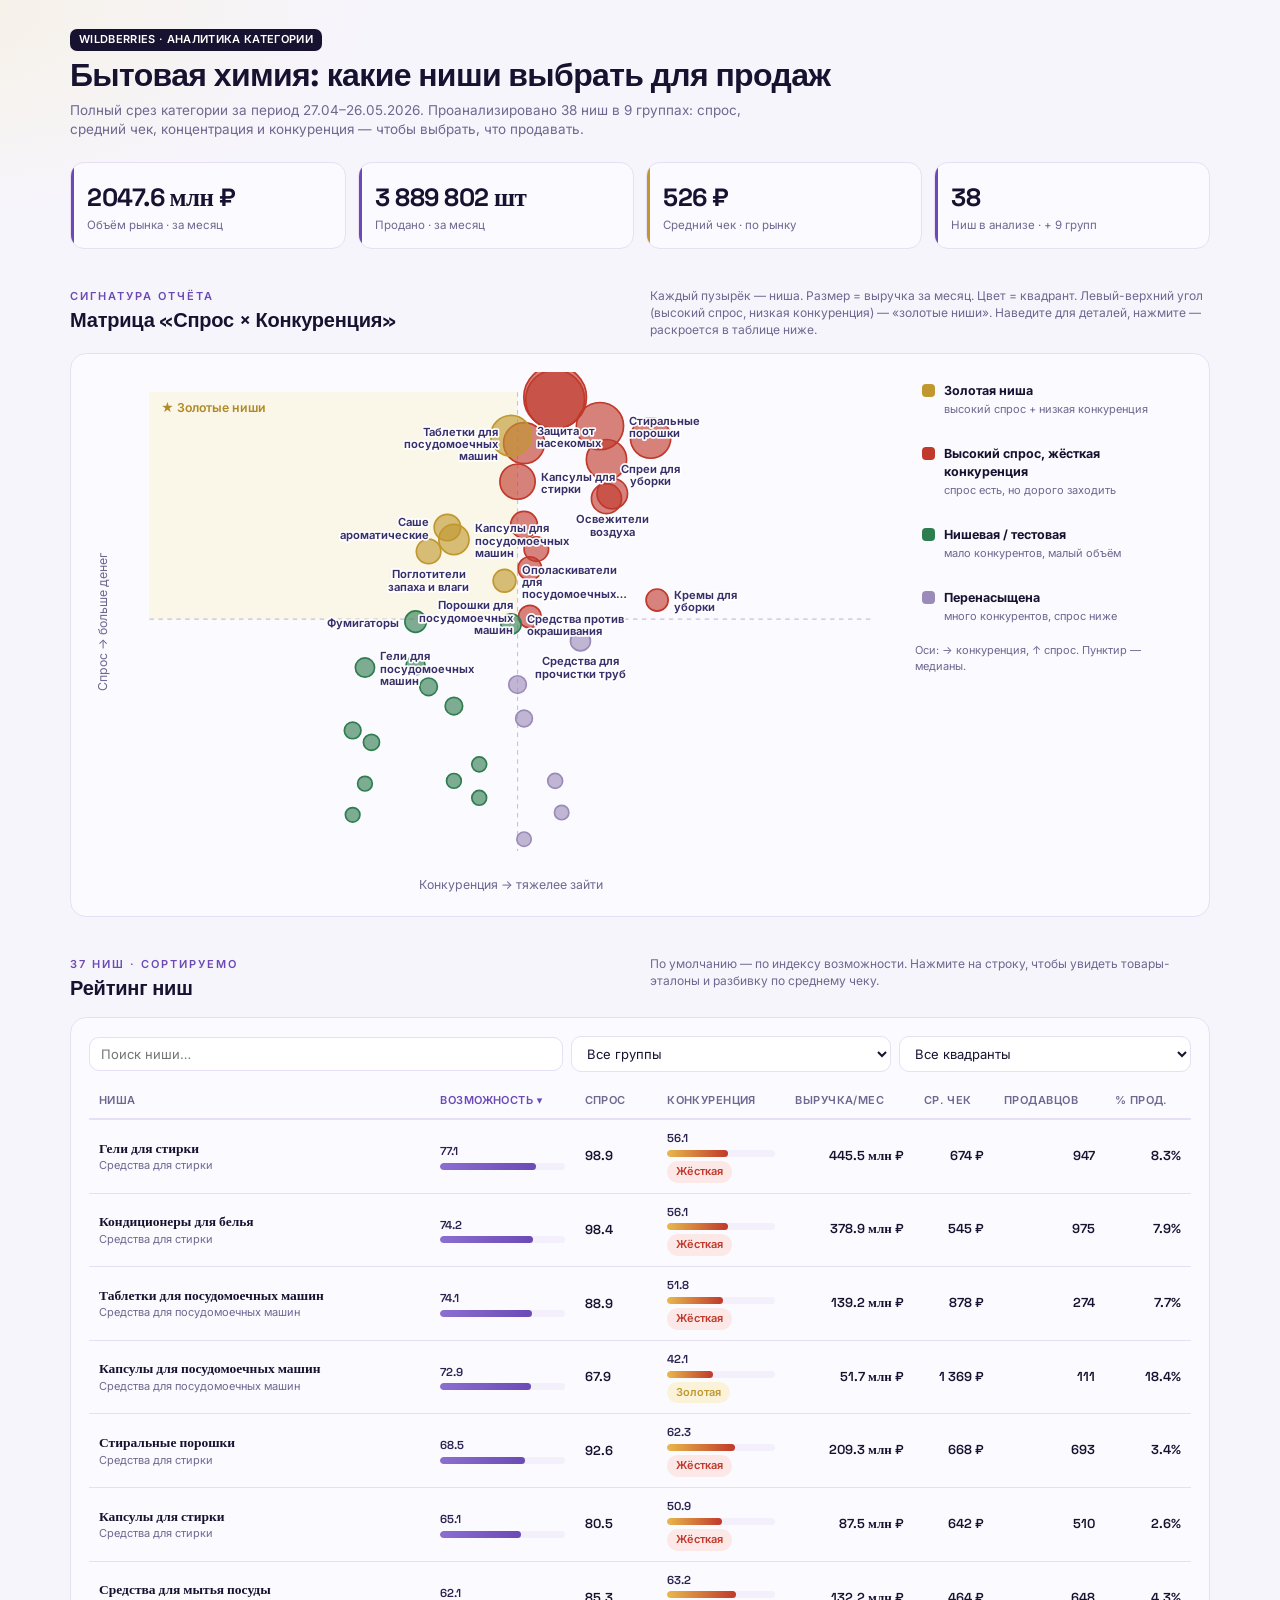
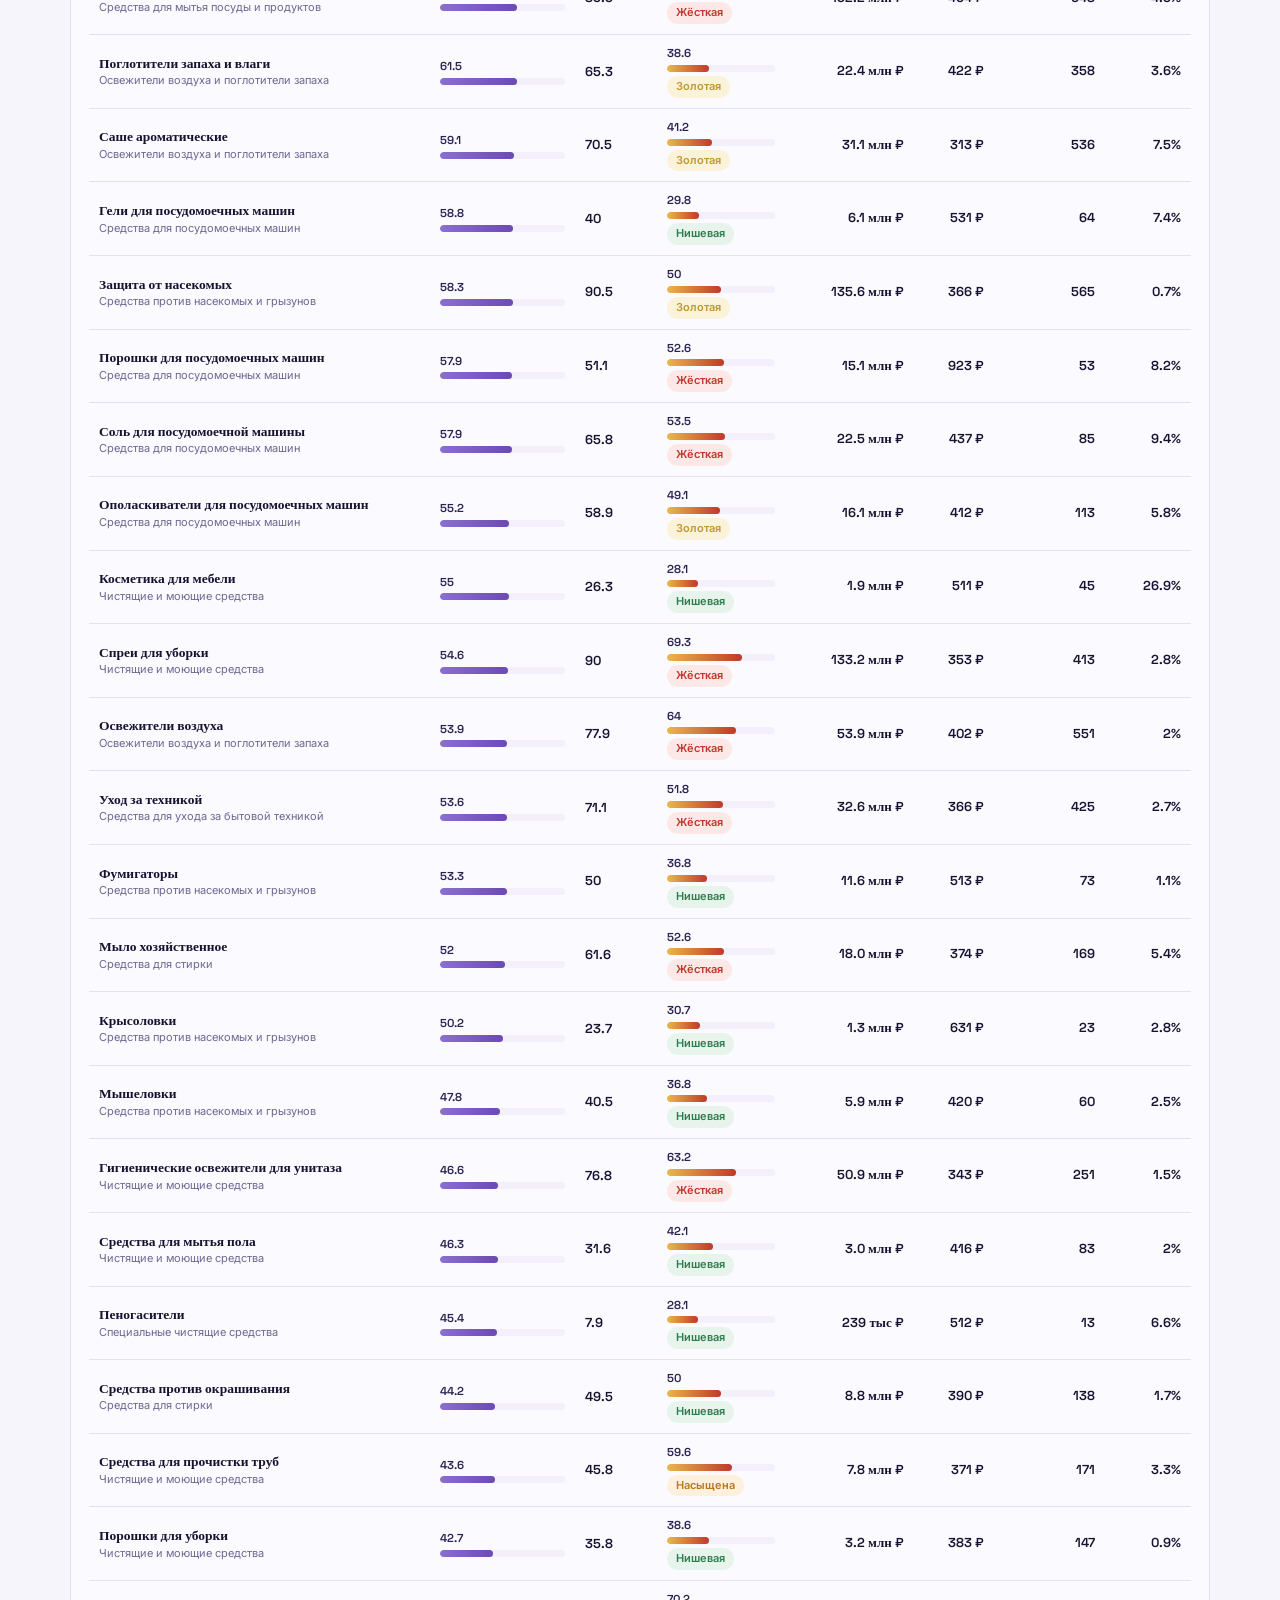
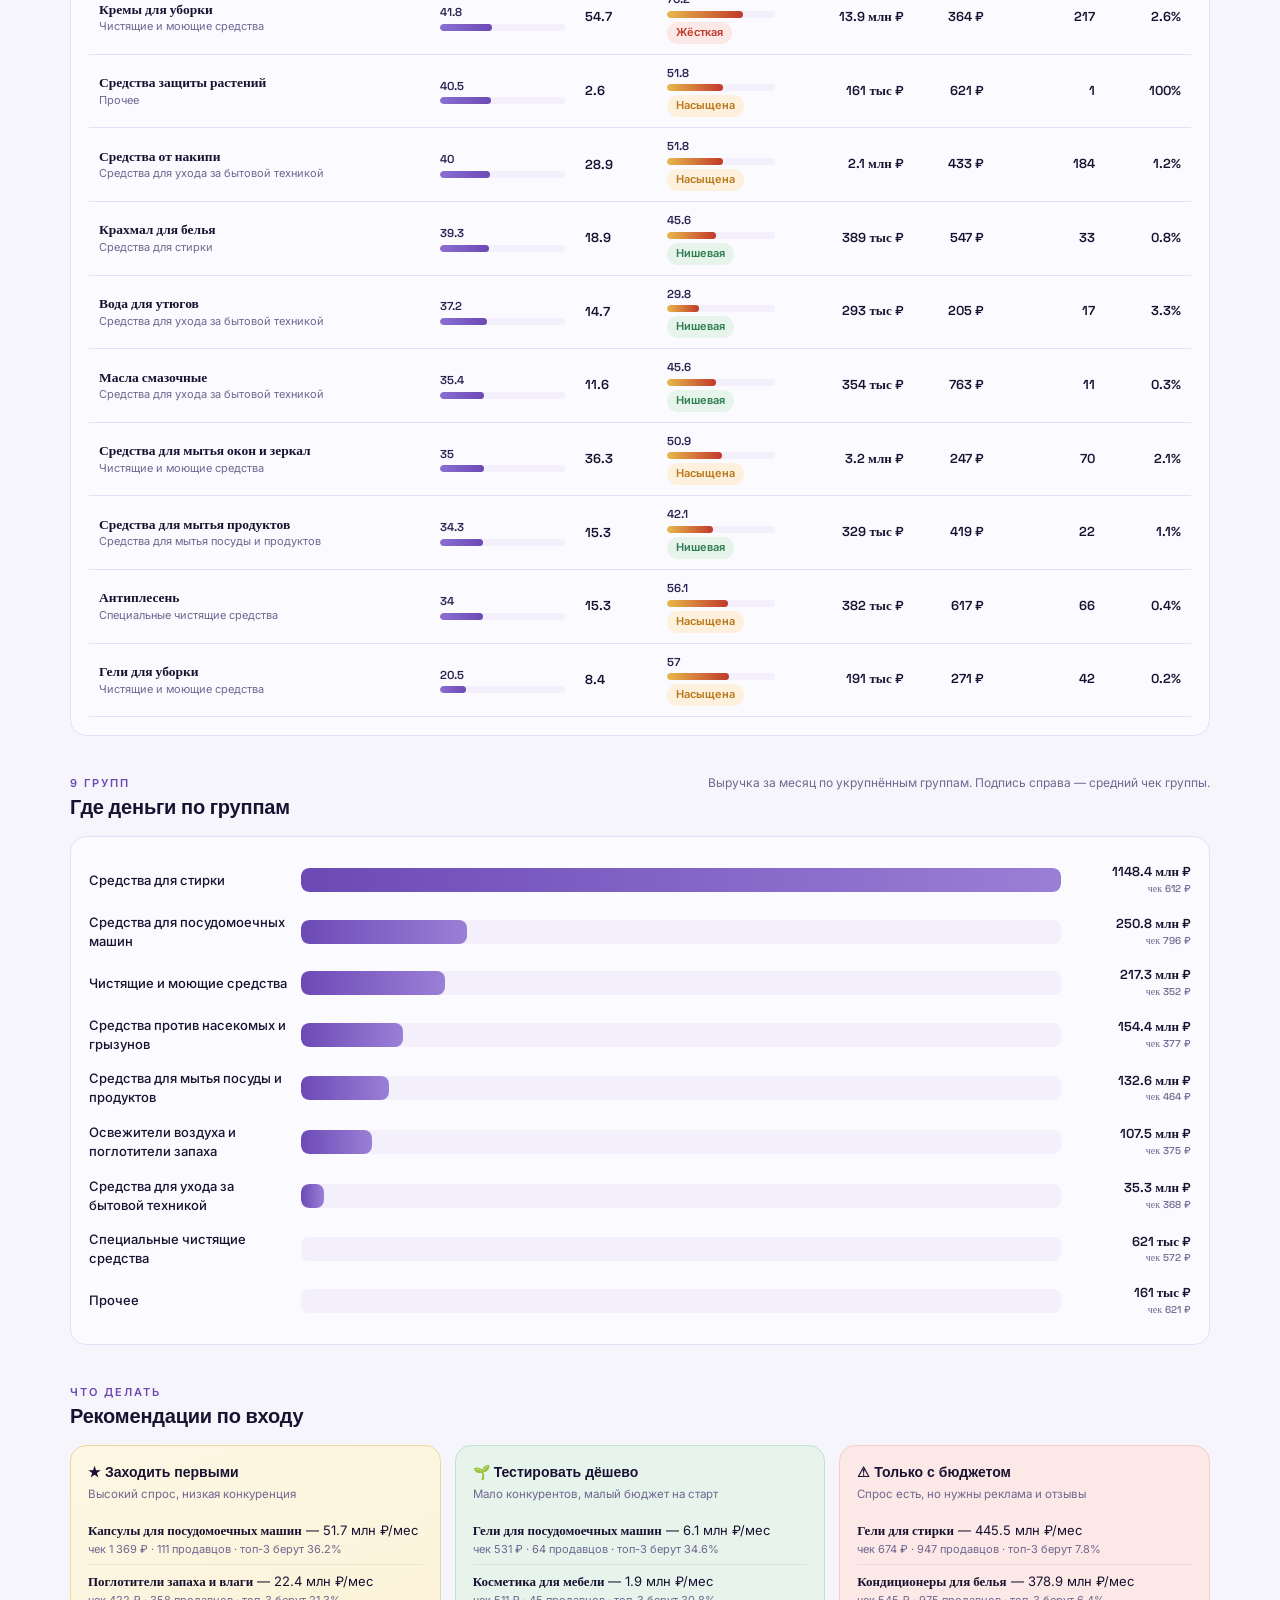
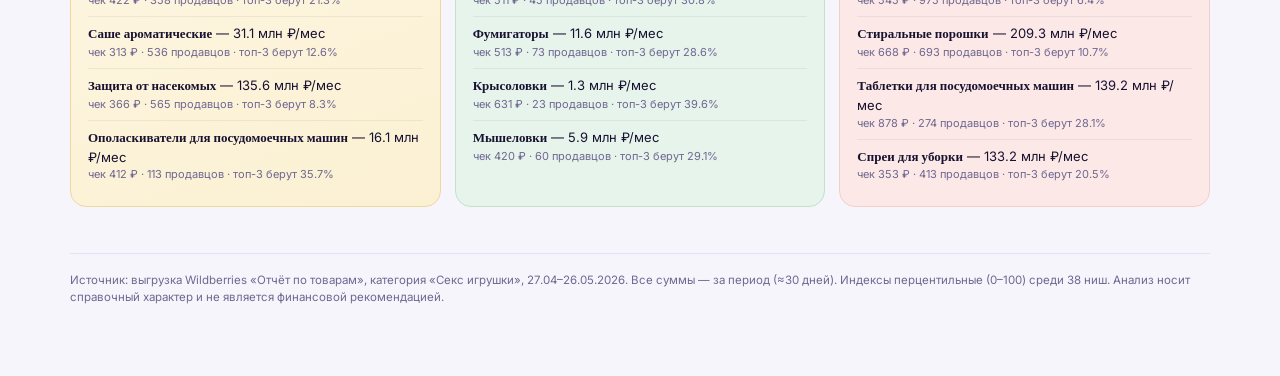
<file: reports/wb-pet-niche.html>
<!DOCTYPE html>
<html lang="ru"><head>
<meta name="robots" content="noindex,follow"><meta charset="utf-8"><meta name="viewport" content="width=device-width,initial-scale=1">
<title>WB · Зоотовары — аналитика ниш</title>
<link rel="preconnect" href="https://fonts.googleapis.com"><link rel="preconnect" href="https://fonts.gstatic.com" crossorigin>
<link href="https://fonts.googleapis.com/css2?family=Space+Grotesk:wght@400;500;600;700&family=Inter:wght@400;500;600;700&display=swap" rel="stylesheet" media="print" onload="this.media='all'">
<style>
:root{
 --ink:#181231;--ink2:#2a2150;--panel:#fbfaff;--panel2:#f3effb;--line:#e6dff5;
 --violet:#6c4ab6;--violet-d:#4a3192;--gold:#c0982f;--gold-bg:#fbf3d9;
 --green:#2e7d4f;--green-bg:#e7f4ec;--amber:#b9791a;--amber-bg:#fdf1dd;--red:#c0392b;--red-bg:#fce9e7;
 --muted:#6f6790;--white:#fff;
}
*{box-sizing:border-box;margin:0;padding:0}
body{font-family:'Inter',system-ui,sans-serif;color:var(--ink);background:
 radial-gradient(1200px 500px at 80% -10%,#efeaff 0,transparent 60%),
 radial-gradient(900px 400px at -10% 0,#f6f0e3 0,transparent 55%),#f7f5fc;
 line-height:1.45;-webkit-font-smoothing:antialiased}
.wrap{max-width:1180px;margin:0 auto;padding:26px 20px 70px}
h1,h2,h3,.num{font-family:'Space Grotesk',sans-serif}
.eyebrow{font-size:11px;letter-spacing:.18em;text-transform:uppercase;color:var(--violet);font-weight:600}
header.top{margin-bottom:22px}
header.top h1{font-size:32px;font-weight:700;letter-spacing:-.02em;line-height:1.05;margin:.25em 0}
header.top p{color:var(--muted);font-size:13.5px;max-width:680px}
.kpis{display:grid;grid-template-columns:repeat(4,1fr);gap:12px;margin:22px 0 30px}
.kpi{background:var(--panel);border:1px solid var(--line);border-radius:14px;padding:16px 16px 14px;position:relative;overflow:hidden}
.kpi::before{content:"";position:absolute;left:0;top:0;bottom:0;width:3px;background:var(--violet)}
.kpi .v{font-family:'Space Grotesk';font-size:25px;font-weight:700;letter-spacing:-.02em}
.kpi .l{font-size:11.5px;color:var(--muted);margin-top:2px}
.kpi.gold::before{background:var(--gold)}
section{margin:34px 0}
.sec-head{display:flex;align-items:baseline;justify-content:space-between;gap:14px;margin-bottom:14px;flex-wrap:wrap}
.sec-head h2{font-size:20px;font-weight:600;letter-spacing:-.01em}
.sec-head .hint{font-size:12px;color:var(--muted);max-width:560px}
.card{background:var(--panel);border:1px solid var(--line);border-radius:16px;padding:18px}
/* matrix */
.matrix-wrap{display:grid;grid-template-columns:1fr 280px;gap:16px}
@media(max-width:820px){.matrix-wrap{grid-template-columns:1fr}}
#matrix{width:100%;height:auto;display:block;touch-action:none}
.legend{font-size:12px}
.legend .q{display:flex;gap:9px;align-items:flex-start;padding:9px 10px;border-radius:10px;margin-bottom:7px;cursor:pointer;border:1px solid transparent;transition:.15s}
.legend .q:hover{background:var(--panel2)}
.legend .q.off{opacity:.32}
.legend .dot{width:13px;height:13px;border-radius:4px;margin-top:2px;flex:none}
.legend .q b{font-size:12.5px;display:block}
.legend .q span{color:var(--muted);font-size:11px}
.tip{position:fixed;pointer-events:none;background:var(--ink);color:#fff;padding:10px 12px;border-radius:10px;font-size:12px;opacity:0;transition:opacity .12s;z-index:50;max-width:240px;box-shadow:0 8px 30px rgba(20,10,50,.35)}
.tip b{font-family:'Space Grotesk';font-size:13px}
.tip .row{display:flex;justify-content:space-between;gap:14px;color:#cfc7ee;margin-top:3px}
.tip .row span:last-child{color:#fff;font-weight:600}
/* badges */
.badge{display:inline-flex;align-items:center;gap:5px;font-size:11px;font-weight:600;padding:3px 9px;border-radius:999px;white-space:nowrap}
.b-gold{background:var(--gold-bg);color:var(--gold)}
.b-green{background:var(--green-bg);color:var(--green)}
.b-amber{background:var(--amber-bg);color:var(--amber)}
.b-red{background:var(--red-bg);color:var(--red)}
/* table */
.controls{display:flex;gap:8px;flex-wrap:wrap;margin-bottom:12px;align-items:center}
.controls input,.controls select{font-family:inherit;font-size:13px;padding:8px 11px;border:1px solid var(--line);border-radius:10px;background:#fff;color:var(--ink)}
.controls input{flex:1;min-width:160px}
table{width:100%;border-collapse:collapse;font-size:13px}
thead th{text-align:left;font-size:11px;letter-spacing:.04em;text-transform:uppercase;color:var(--muted);font-weight:600;padding:9px 10px;border-bottom:2px solid var(--line);cursor:pointer;user-select:none;white-space:nowrap}
thead th.sorted{color:var(--violet)}
tbody td{padding:10px;border-bottom:1px solid var(--line);vertical-align:middle}
tbody tr.main{cursor:pointer}
tbody tr.main:hover{background:var(--panel2)}
.nname{font-family:'Space Grotesk';font-weight:600;font-size:13.5px}
.ngrp{font-size:11px;color:var(--muted)}
.bar{height:7px;border-radius:99px;background:var(--panel2);overflow:hidden;min-width:54px;position:relative}
.bar i{display:block;height:100%;border-radius:99px}
.bar.opp i{background:linear-gradient(90deg,#8a6fd0,#6c4ab6)}
.bar.comp i{background:linear-gradient(90deg,#e8b84b,#c0392b)}
.barlbl{font-family:'Space Grotesk';font-size:11.5px;font-weight:600;color:var(--ink2);margin-bottom:3px;display:flex;justify-content:space-between}
.tnum{font-family:'Space Grotesk';font-weight:600;text-align:right;white-space:nowrap}
.expand{background:var(--panel2)}
.expand td{padding:0}
.exp-inner{padding:16px 18px;display:grid;grid-template-columns:1.3fr 1fr;gap:22px}
@media(max-width:760px){.exp-inner{grid-template-columns:1fr}}
.exp-inner h4{font-size:12px;letter-spacing:.06em;text-transform:uppercase;color:var(--violet);margin-bottom:10px}
.prod{display:flex;justify-content:space-between;gap:10px;padding:7px 0;border-bottom:1px dashed var(--line);font-size:12.5px}
.prod .pn{max-width:330px}
.prod .pn b{font-weight:500}
.prod .pm{font-family:'Space Grotesk';font-weight:600;white-space:nowrap;text-align:right}
.prod .meta{color:var(--muted);font-size:11px}
.tiers{margin-top:4px}
.tier{margin-bottom:9px}
.tier .tl{display:flex;justify-content:space-between;font-size:12px;margin-bottom:3px}
.tier .tl span:last-child{font-family:'Space Grotesk';font-weight:600}
.tbar{height:9px;border-radius:99px;background:var(--panel2);overflow:hidden}
.tbar i{display:block;height:100%;background:linear-gradient(90deg,#b79be0,#6c4ab6);border-radius:99px}
.stat-grid{display:grid;grid-template-columns:repeat(2,1fr);gap:7px 16px;margin-top:14px;font-size:12px}
.stat-grid .s{display:flex;justify-content:space-between;border-bottom:1px dotted var(--line);padding-bottom:3px}
.stat-grid .s b{font-family:'Space Grotesk'}
/* groups */
.gbar{display:flex;align-items:center;gap:12px;padding:8px 0}
.gbar .gn{width:200px;font-size:13px;font-weight:500;flex:none}
@media(max-width:600px){.gbar .gn{width:120px;font-size:11.5px}}
.gbar .gtrack{flex:1;height:24px;background:var(--panel2);border-radius:8px;overflow:hidden}
.gbar .gtrack i{display:block;height:100%;background:linear-gradient(90deg,#6c4ab6,#9a7fd6);border-radius:8px}
.gbar .gv{font-family:'Space Grotesk';font-weight:600;font-size:13px;width:118px;text-align:right;flex:none}
/* reco */
.reco{display:grid;grid-template-columns:repeat(3,1fr);gap:14px}
@media(max-width:820px){.reco{grid-template-columns:1fr}}
.rcard{border-radius:16px;padding:16px 17px;border:1px solid var(--line)}
.rcard.gold{background:linear-gradient(160deg,#fdf7e4,#fbf0d2);border-color:#ecd9a0}
.rcard.test{background:var(--green-bg);border-color:#bfe2cc}
.rcard.hard{background:var(--red-bg);border-color:#f2cfca}
.rcard h3{font-size:14px;margin-bottom:4px}
.rcard .sub{font-size:11.5px;color:var(--muted);margin-bottom:11px}
.rcard ul{list-style:none}
.rcard li{font-size:13px;padding:7px 0;border-top:1px solid rgba(0,0,0,.06)}
.rcard li:first-child{border-top:none}
.rcard li b{font-family:'Space Grotesk'}
.rcard li .mini{display:block;font-size:11px;color:var(--muted);margin-top:1px}
footer{margin-top:46px;padding-top:18px;border-top:1px solid var(--line);font-size:11.5px;color:var(--muted)}
.tag{display:inline-block;background:var(--ink);color:#fff;font-size:11px;padding:3px 9px;border-radius:7px;font-weight:600;letter-spacing:.03em}
</style></head>
<body><div class="wrap">
<header class="top">
 <span class="tag">WILDBERRIES · АНАЛИТИКА КАТЕГОРИИ</span>
 <h1 id="h1">Аналитика ниш</h1>
 <p id="lead"></p>
</header>
<div class="kpis" id="kpis"></div>

<section>
 <div class="sec-head"><div><span class="eyebrow">Сигнатура отчёта</span><h2>Матрица «Спрос × Конкуренция»</h2></div>
  <div class="hint">Каждый пузырёк — ниша. Размер = выручка за месяц. Цвет = квадрант. Левый-верхний угол (высокий спрос, низкая конкуренция) — «золотые ниши». Наведите для деталей, нажмите — раскроется в таблице ниже.</div></div>
 <div class="card matrix-wrap">
  <svg id="matrix" viewBox="0 0 720 470" role="img" aria-label="Матрица спрос-конкуренция"></svg>
  <div class="legend" id="legend"></div>
 </div>
</section>

<section>
 <div class="sec-head"><div><span class="eyebrow">37 ниш · сортируемо</span><h2>Рейтинг ниш</h2></div>
  <div class="hint">По умолчанию — по индексу возможности. Нажмите на строку, чтобы увидеть товары-эталоны и разбивку по среднему чеку.</div></div>
 <div class="card">
  <div class="controls">
   <input id="search" placeholder="Поиск ниши…">
   <select id="fgroup"><option value="">Все группы</option></select>
   <select id="fquad"><option value="">Все квадранты</option>
    <option>Золотая ниша</option><option>Высокий спрос, жёсткая конкуренция</option>
    <option>Нишевая / тестовая</option><option>Перенасыщена</option></select>
  </div>
  <div style="overflow-x:auto">
  <table id="tbl"><thead><tr>
   <th data-k="niche">Ниша</th>
   <th data-k="opp_index" class="sorted">Возможность ▾</th>
   <th data-k="demand_index">Спрос</th>
   <th data-k="comp_index">Конкуренция</th>
   <th data-k="revenue">Выручка/мес</th>
   <th data-k="avg_check">Ср. чек</th>
   <th data-k="sellers">Продавцов</th>
   <th data-k="sell_rate">% прод.</th>
  </tr></thead><tbody></tbody></table>
  </div>
 </div>
</section>

<section>
 <div class="sec-head"><div><span class="eyebrow">9 групп</span><h2>Где деньги по группам</h2></div>
  <div class="hint">Выручка за месяц по укрупнённым группам. Подпись справа — средний чек группы.</div></div>
 <div class="card" id="groups"></div>
</section>

<section>
 <div class="sec-head"><div><span class="eyebrow">Что делать</span><h2>Рекомендации по входу</h2></div></div>
 <div class="reco" id="reco"></div>
</section>

<footer id="foot"></footer>
</div>

<div class="tip" id="tip"></div>
<script>
const D={"meta":{"period":"27.04–26.05.2026","category":"Бытовая химия","total_rows":1350111,"total_revenue":2047622173,"total_sales":3889802,"analyzed_niches":38,"groups":9},"groups":[{"group":"Средства для стирки","revenue":1148389137,"sales":1877535,"selling":13086,"listings":259875,"niches":7,"lost":162432211,"avg_check":612,"sell_rate":5.0},{"group":"Средства для посудомоечных машин","revenue":250815026,"sales":314921,"selling":1554,"listings":18145,"niches":6,"lost":36335140,"avg_check":796,"sell_rate":8.6},{"group":"Чистящие и моющие средства","revenue":217275312,"sales":617514,"selling":3692,"listings":197451,"niches":9,"lost":44297693,"avg_check":352,"sell_rate":1.9},{"group":"Средства против насекомых и грызунов","revenue":154392452,"sales":409324,"selling":2778,"listings":387211,"niches":4,"lost":47959420,"avg_check":377,"sell_rate":0.7},{"group":"Средства для мытья посуды и продуктов","revenue":132555964,"sales":285568,"selling":2247,"listings":54581,"niches":2,"lost":15269993,"avg_check":464,"sell_rate":4.1},{"group":"Освежители воздуха и поглотители запаха","revenue":107455950,"sales":286609,"selling":6053,"listings":194961,"niches":3,"lost":33957261,"avg_check":375,"sell_rate":3.1},{"group":"Средства для ухода за бытовой техникой","revenue":35320340,"sales":95865,"selling":1535,"listings":77582,"niches":4,"lost":8238392,"avg_check":368,"sell_rate":2.0},{"group":"Специальные чистящие средства","revenue":620581,"sales":1085,"selling":131,"listings":25035,"niches":2,"lost":910051,"avg_check":572,"sell_rate":0.5},{"group":"Прочее","revenue":161412,"sales":260,"selling":12,"listings":12,"niches":1,"lost":81205,"avg_check":621,"sell_rate":100.0}],"niches":[{"niche":"Гели для стирки","group":"Средства для стирки","listings":49775,"selling":4133,"sell_rate":8.3,"revenue":445538206,"sales":660937,"avg_check":674,"med_price":674,"sellers":947,"conc_top3":7.8,"conc_top10":19.9,"rev_per_listing":8951,"lost_profit":54380042,"avg_rating":4.95,"med_comments_top10":22947,"avg_comments_sell":5465,"commission":29.5,"video_share":25.7,"tier_rev":{"до 0.3т":4683662,"0.3т–0.4т":40924920,"0.4т–0.6т":99342699,"0.6т–0.9т":129857074,"от 0.9т":170729851},"dom_tier":"от 0.9т","demand_index":98.9,"lowcomp_index":43.9,"opp_index":77.1,"comp_index":56.1,"quadrant":"Высокий спрос, жёсткая конкуренция","top":[{"name":"Гель для стирки 5 литров LAUN, универсальный","brand":"GRASS","seller":"ООО ТД Грасс","price":491,"sales":28229,"rev":13598069,"rating":5,"comments":118693,"video":true,"url":"https://www.wildberries.ru/catalog/215239974/detail.aspx"},{"name":"Гель для стирки 5 литров 2в1 LAUN с пятновыводителем","brand":"GRASS","seller":"ООО ТД Грасс","price":540,"sales":22120,"rev":11475867,"rating":5,"comments":60377,"video":true,"url":"https://www.wildberries.ru/catalog/244557235/detail.aspx"},{"name":"Гель для стирки для цветного, жидкое средство 4л","brand":"ЛАСКА","seller":"ООО Вайлдберриз","price":1054,"sales":12119,"rev":9564477,"rating":5,"comments":19915,"video":true,"url":"https://www.wildberries.ru/catalog/14281232/detail.aspx"},{"name":"Гель для стирки Арома-уход, жидкое средство 3,85л","brand":"ЛАСКА","seller":"ООО Вайлдберриз","price":996,"sales":11999,"rev":9435668,"rating":5,"comments":19799,"video":true,"url":"https://www.wildberries.ru/catalog/26777175/detail.aspx"},{"name":"Гель для стирки для тёмного, жидкое средство 4л","brand":"ЛАСКА","seller":"ООО Вайлдберриз","price":1054,"sales":11644,"rev":9199534,"rating":5,"comments":25979,"video":true,"url":"https://www.wildberries.ru/catalog/14281231/detail.aspx"},{"name":"Гель концентрат для стирки Бимакс ароматерапия с энзимами","brand":"BIMAX","seller":"ООО Лаборатория Р.т.х","price":712,"sales":12674,"rev":8724060,"rating":5,"comments":16706,"video":true,"url":"https://www.wildberries.ru/catalog/212006407/detail.aspx"},{"name":"Гель для стирки 5 литров 2в1 CRISPI, с пятновыводителем","brand":"GRASS","seller":"ООО ТД Грасс","price":808,"sales":8454,"rev":7033649,"rating":5,"comments":37913,"video":true,"url":"https://www.wildberries.ru/catalog/211853175/detail.aspx"},{"name":"Гель для стирки 5 литров LAUN, для цветного белья","brand":"GRASS","seller":"ООО ТД Грасс","price":491,"sales":14364,"rev":6894971,"rating":5,"comments":54595,"video":true,"url":"https://www.wildberries.ru/catalog/227130969/detail.aspx"},{"name":"Гель концентрат для стирки Color, 2х2,6л","brand":"персил","seller":"ООО Вайлдберриз","price":1681,"sales":4148,"rev":6636595,"rating":5,"comments":7990,"video":false,"url":"https://www.wildberries.ru/catalog/36030182/detail.aspx"},{"name":"Гель для стирки 5л белья жидкий стиральный порошок средство","brand":"Wonder Lab","seller":"ООО БМГ","price":813,"sales":7515,"rev":6125849,"rating":5,"comments":13431,"video":true,"url":"https://www.wildberries.ru/catalog/225261276/detail.aspx"},{"name":"Гель для стирки концентрат 100 пятен Бимакс","brand":"BIMAX","seller":"ООО Лаборатория Р.т.х","price":712,"sales":8651,"rev":6080699,"rating":5,"comments":16622,"video":true,"url":"https://www.wildberries.ru/catalog/185642676/detail.aspx"},{"name":"Гель для стирки Уход и Восстановление, жидкое средство 4 л","brand":"ЛАСКА","seller":"ООО Вайлдберриз","price":1054,"sales":7735,"rev":6076203,"rating":5,"comments":17068,"video":true,"url":"https://www.wildberries.ru/catalog/26776795/detail.aspx"},{"name":"Гель концентрат для стирки Бимакс автомат color","brand":"BIMAX","seller":"ООО Лаборатория Р.т.х","price":683,"sales":8489,"rev":5905832,"rating":5,"comments":18722,"video":true,"url":"https://www.wildberries.ru/catalog/185642679/detail.aspx"},{"name":"Гель для стирки 5 литров 2в1 LAUN с пятновыводителем","brand":"GRASS","seller":"ООО ТД Грасс","price":541,"sales":9027,"rev":4941948,"rating":5,"comments":10675,"video":true,"url":"https://www.wildberries.ru/catalog/518483435/detail.aspx"},{"name":"Гель для стирки для белого, жидкое средство 4л","brand":"ЛАСКА","seller":"ООО Вайлдберриз","price":1054,"sales":5665,"rev":4464577,"rating":5,"comments":9095,"video":true,"url":"https://www.wildberries.ru/catalog/174575211/detail.aspx"},{"name":"Гель для стирки 5 литров + кондиционер для белья LAUN","brand":"GRASS","seller":"ООО ТД Грасс","price":946,"sales":4624,"rev":4451482,"rating":5,"comments":5798,"video":true,"url":"https://www.wildberries.ru/catalog/368452149/detail.aspx"},{"name":"Гель для стирки + кондиционер для белья 5 литров","brand":"DUTYBOX","seller":"ООО Дьютибокс","price":1283,"sales":3328,"rev":4337597,"rating":5,"comments":29392,"video":true,"url":"https://www.wildberries.ru/catalog/114298996/detail.aspx"},{"name":"Гель для стирки 5 литров","brand":"MEPSI","seller":"ООО Сателлит-М","price":883,"sales":4398,"rev":3880642,"rating":5,"comments":4907,"video":false,"url":"https://www.wildberries.ru/catalog/141139184/detail.aspx"},{"name":"Гель для стирки 5 литров LAUN, концентрат","brand":"GRASS","seller":"ООО ТД Грасс","price":491,"sales":7721,"rev":3781701,"rating":5,"comments":44114,"video":true,"url":"https://www.wildberries.ru/catalog/227130970/detail.aspx"},{"name":"Гель концентрат для стирки Бимакс Османтус","brand":"BIMAX","seller":"ООО Лаборатория Р.т.х","price":802,"sales":5527,"rev":3745090,"rating":5,"comments":5993,"video":true,"url":"https://www.wildberries.ru/catalog/438968012/detail.aspx"}]},{"niche":"Кондиционеры для белья","group":"Средства для стирки","listings":57671,"selling":4558,"sell_rate":7.9,"revenue":378850675,"sales":695569,"avg_check":545,"med_price":579,"sellers":975,"conc_top3":6.4,"conc_top10":14.4,"rev_per_listing":6569,"lost_profit":69831586,"avg_rating":4.92,"med_comments_top10":13736,"avg_comments_sell":1201,"commission":28.0,"video_share":25.9,"tier_rev":{"до 0.3т":10364040,"0.3т–0.4т":51516589,"0.4т–0.6т":155739401,"0.6т–0.9т":114319057,"от 0.9т":46911588},"dom_tier":"0.4т–0.6т","demand_index":98.4,"lowcomp_index":43.9,"opp_index":74.2,"comp_index":56.1,"quadrant":"Высокий спрос, жёсткая конкуренция","top":[{"name":"Кондиционер ополаскиватель для белья 5 литров Eva Flower","brand":"GRASS","seller":"ООО ТД Грасс","price":647,"sales":17007,"rev":11353454,"rating":5,"comments":107775,"video":true,"url":"https://www.wildberries.ru/catalog/7523200/detail.aspx"},{"name":"Кондиционер для белья Жасмин 1440 мл","brand":"ABC","seller":"ООО Фактория","price":510,"sales":14205,"rev":7238269,"rating":5,"comments":2818,"video":false,"url":"https://www.wildberries.ru/catalog/522697544/detail.aspx"},{"name":"Кондиционер для стирки белья в гранулах Spring Awakening","brand":"lenor","seller":"ООО Евро Трейд Логистик","price":510,"sales":10433,"rev":5668498,"rating":5,"comments":16112,"video":true,"url":"https://www.wildberries.ru/catalog/218980618/detail.aspx"},{"name":"Кондиционер для белья 5 литров EVA Oud Rood","brand":"GRASS","seller":"ООО ТД Грасс","price":708,"sales":7504,"rev":5615183,"rating":5,"comments":10458,"video":true,"url":"https://www.wildberries.ru/catalog/482925818/detail.aspx"},{"name":"Кондиционер для белья 5 литров LAUN, Ночная прохлада","brand":"GRASS","seller":"ООО ТД Грасс","price":451,"sales":10120,"rev":4723432,"rating":5,"comments":17276,"video":true,"url":"https://www.wildberries.ru/catalog/360652810/detail.aspx"},{"name":"Парфюмированный кондиционер для белья в гранулах, 280 г.","brand":"Wellroom","seller":"ООО Форсайт ЛАБ","price":622,"sales":7407,"rev":4647952,"rating":5,"comments":7589,"video":true,"url":"https://www.wildberries.ru/catalog/465671106/detail.aspx"},{"name":"Кондиционер ополаскиватель для белья 5 литров Eva Lavander","brand":"GRASS","seller":"ООО ТД Грасс","price":647,"sales":6167,"rev":3964869,"rating":5,"comments":50826,"video":true,"url":"https://www.wildberries.ru/catalog/43563455/detail.aspx"},{"name":"Кондиционер-парфюм в гранулах Супрэм Романс, 200 г","brand":"Вернель","seller":"ООО Вайлдберриз","price":552,"sales":7223,"rev":3942752,"rating":5,"comments":2666,"video":true,"url":"https://www.wildberries.ru/catalog/613640844/detail.aspx"},{"name":"Кондиционер ополаскиватель для белья 5 литров Eva Sensitive","brand":"GRASS","seller":"ООО ТД Грасс","price":647,"sales":5679,"rev":3750245,"rating":5,"comments":62000,"video":true,"url":"https://www.wildberries.ru/catalog/7523199/detail.aspx"},{"name":"Парфюмированный кондиционер для белья в гранулах, 280 г","brand":"Wellroom","seller":"ООО Форсайт ЛАБ","price":599,"sales":5970,"rev":3740127,"rating":5,"comments":11360,"video":true,"url":"https://www.wildberries.ru/catalog/465667028/detail.aspx"},{"name":"Кондиционер ополаскиватель для белья 5 литров Eva Golden","brand":"GRASS","seller":"ООО ТД Грасс","price":647,"sales":5751,"rev":3689475,"rating":5,"comments":61550,"video":true,"url":"https://www.wildberries.ru/catalog/140220474/detail.aspx"},{"name":"Кондиционер для белья 5 литров EVA Spring Bloom","brand":"GRASS","seller":"ООО ТД Грасс","price":708,"sales":4452,"rev":3461767,"rating":5,"comments":9732,"video":true,"url":"https://www.wildberries.ru/catalog/482925819/detail.aspx"},{"name":"Кондиционер ополаскиватель Свежий Бриз 4 л","brand":"Вернель","seller":"ООО Вайлдберриз","price":673,"sales":5431,"rev":3350540,"rating":5,"comments":22278,"video":false,"url":"https://www.wildberries.ru/catalog/213043865/detail.aspx"},{"name":"Парфюмированный кондиционер для белья Супрэм Элеганс, 1,2л","brand":"Вернель","seller":"ООО Вайлдберриз","price":338,"sales":9124,"rev":3027552,"rating":5,"comments":20968,"video":false,"url":"https://www.wildberries.ru/catalog/9793056/detail.aspx"},{"name":"Кондиционер для белья ваниль GOLD ORCHID & VANILLA","brand":"lenor","seller":"ООО Евро Трейд Логистик","price":497,"sales":5356,"rev":2881040,"rating":5,"comments":9831,"video":true,"url":"https://www.wildberries.ru/catalog/218979724/detail.aspx"},{"name":"Кондиционер для белья парфюмированный Белый мускус","brand":"Tesori d'Oriente","seller":"ООО Эска Трейд","price":509,"sales":5437,"rev":2816818,"rating":5,"comments":2943,"video":true,"url":"https://www.wildberries.ru/catalog/327572760/detail.aspx"},{"name":"Кондиционер для белья в гранулах морская свежесть FRESH","brand":"lenor","seller":"ООО Евро Трейд Логистик","price":487,"sales":5236,"rev":2784886,"rating":5,"comments":9775,"video":true,"url":"https://www.wildberries.ru/catalog/218979112/detail.aspx"},{"name":"Кондиционер для белья 5 литров LAUN, Магия утра","brand":"GRASS","seller":"ООО ТД Грасс","price":451,"sales":5851,"rev":2637825,"rating":5,"comments":25166,"video":true,"url":"https://www.wildberries.ru/catalog/227162532/detail.aspx"},{"name":"Кондиционер для белья Георгин 1440 мл","brand":"ABC","seller":"ООО Фактория","price":510,"sales":5101,"rev":2610760,"rating":5,"comments":1183,"video":false,"url":"https://www.wildberries.ru/catalog/522697541/detail.aspx"},{"name":"Кондиционер ополаскиватель для белья 5 литров EVA Baby","brand":"GRASS","seller":"ООО ТД Грасс","price":647,"sales":3853,"rev":2569682,"rating":5,"comments":27538,"video":true,"url":"https://www.wildberries.ru/catalog/172394534/detail.aspx"}]},{"niche":"Таблетки для посудомоечных машин","group":"Средства для посудомоечных машин","listings":8705,"selling":672,"sell_rate":7.7,"revenue":139211097,"sales":158544,"avg_check":878,"med_price":910,"sellers":274,"conc_top3":28.1,"conc_top10":50.6,"rev_per_listing":15992,"lost_profit":16731689,"avg_rating":4.9,"med_comments_top10":9351,"avg_comments_sell":1797,"commission":29.5,"video_share":29.3,"tier_rev":{"до 0.3т":3072583,"0.3т–0.4т":4699868,"0.4т–0.6т":8507396,"0.6т–0.9т":45799425,"от 0.9т":77131825},"dom_tier":"от 0.9т","demand_index":88.9,"lowcomp_index":48.2,"opp_index":74.1,"comp_index":51.8,"quadrant":"Высокий спрос, жёсткая конкуренция","top":[{"name":"Таблетки для посудомоечной машины 100 шт.","brand":"LOTTA","seller":"ООО ТД Лотта","price":676,"sales":28081,"rev":19965969,"rating":5,"comments":80581,"video":true,"url":"https://www.wildberries.ru/catalog/3029229/detail.aspx"},{"name":"Мини таблетки для посудомоечной машины 200 шт","brand":"LOTTA","seller":"ООО ТД Лотта","price":778,"sales":11947,"rev":9657035,"rating":5,"comments":44508,"video":true,"url":"https://www.wildberries.ru/catalog/25658507/detail.aspx"},{"name":"Таблетки для посудомоечной машины Quantum Professional 125","brand":"Finish","seller":"ООО Олдкантри","price":1664,"sales":5702,"rev":9468174,"rating":5,"comments":3813,"video":false,"url":"https://www.wildberries.ru/catalog/631987399/detail.aspx"},{"name":"Таблетки для посудомоечной машины для мытья посуды, 100 шт.","brand":"BioMio","seller":"ООО Сплат Онлайн","price":1362,"sales":6642,"rev":8843314,"rating":5,"comments":10574,"video":true,"url":"https://www.wildberries.ru/catalog/226886750/detail.aspx"},{"name":"Таблетки для посудомоечной машины All in One Extra 100 шт","brand":"СОМАТ","seller":"ООО Вайлдберриз","price":1206,"sales":4951,"rev":6134454,"rating":5,"comments":13640,"video":true,"url":"https://www.wildberries.ru/catalog/5628828/detail.aspx"},{"name":"Таблетки для посудомоечной машины 100 штук","brand":"Frau Schmidt","seller":"ООО Фрау Шмидт","price":887,"sales":4217,"rev":4024186,"rating":5,"comments":31248,"video":true,"url":"https://www.wildberries.ru/catalog/7712832/detail.aspx"},{"name":"Таблетки для посудомоечной машины биоразлагаемые 150 шт","brand":"Clean&Fresh","seller":"ООО ТД Лотта","price":1050,"sales":3334,"rev":3583672,"rating":5,"comments":3519,"video":true,"url":"https://www.wildberries.ru/catalog/224688643/detail.aspx"},{"name":"Таблетки для посудомоечной машины, цитрус, 100 шт.","brand":"BioMio","seller":"ООО Сплат Онлайн","price":986,"sales":3624,"rev":3544197,"rating":5,"comments":8128,"video":true,"url":"https://www.wildberries.ru/catalog/235769318/detail.aspx"},{"name":"Таблетки для посудомоечной машины All in One Extra Лимон,100","brand":"СОМАТ","seller":"ООО Вайлдберриз","price":1185,"sales":2150,"rev":2680174,"rating":5,"comments":3781,"video":false,"url":"https://www.wildberries.ru/catalog/263520778/detail.aspx"},{"name":"Таблетки для посудомоечной машины для мытья посуды, 50 шт.","brand":"BioMio","seller":"ООО Сплат Онлайн","price":785,"sales":3253,"rev":2546074,"rating":5,"comments":4534,"video":true,"url":"https://www.wildberries.ru/catalog/240451688/detail.aspx"},{"name":"Таблетки для посудомоечной машины Power All in 1, 50 шт","brand":"Finish","seller":"ООО Олдкантри","price":923,"sales":2746,"rev":2525306,"rating":5,"comments":463,"video":false,"url":"https://www.wildberries.ru/catalog/697007672/detail.aspx"},{"name":"Финиш Таблетки Польские для ПММ 100шт","brand":"Finish","seller":"ООО Алимп","price":1716,"sales":1448,"rev":2363744,"rating":5,"comments":1620,"video":false,"url":"https://www.wildberries.ru/catalog/344380290/detail.aspx"},{"name":"Таблетки для посудомоечной машины 365 шт.","brand":"LOTTA","seller":"ООО ТД Лотта","price":2701,"sales":753,"rev":2029168,"rating":5,"comments":877,"video":true,"url":"https://www.wildberries.ru/catalog/265589704/detail.aspx"},{"name":"Таблетки для посудомоечной машины Power Essential, 120","brand":"Finish","seller":"ООО Олдкантри","price":1773,"sales":1112,"rev":1958160,"rating":5,"comments":17574,"video":true,"url":"https://www.wildberries.ru/catalog/200731057/detail.aspx"},{"name":"Таблетки для посудомоечной машины Power 100 шт","brand":"Finish","seller":"ИП Выгодин Евгений Игоревич","price":1722,"sales":1131,"rev":1857508,"rating":5,"comments":1646,"video":false,"url":"https://www.wildberries.ru/catalog/259884717/detail.aspx"},{"name":"Таблетки для посудомоечной машины Классик 140 штук","brand":"СОМАТ","seller":"ООО Вайлдберриз","price":1493,"sales":1313,"rev":1855774,"rating":5,"comments":6141,"video":true,"url":"https://www.wildberries.ru/catalog/197768440/detail.aspx"},{"name":"Таблетки для посудомоечной машины 150 шт.","brand":"LOTTA","seller":"ООО ТД Лотта","price":1215,"sales":1518,"rev":1837210,"rating":5,"comments":27960,"video":true,"url":"https://www.wildberries.ru/catalog/19086301/detail.aspx"},{"name":"Premium таблетки для посудомоечной машины 100 шт","brand":"LOTTA","seller":"ООО ТД Лотта","price":1024,"sales":1554,"rev":1621254,"rating":5,"comments":2816,"video":true,"url":"https://www.wildberries.ru/catalog/3029230/detail.aspx"},{"name":"Таблетки для посудомоечной машины 100 шт","brand":"Finius","seller":"ООО Модные Решения","price":1424,"sales":1032,"rev":1508195,"rating":5,"comments":7018,"video":true,"url":"https://www.wildberries.ru/catalog/386183173/detail.aspx"},{"name":"Таблетки для посудомоечной машины, цитрус, 50 шт","brand":"BioMio","seller":"ООО Сплат Онлайн","price":597,"sales":2470,"rev":1469668,"rating":5,"comments":8213,"video":true,"url":"https://www.wildberries.ru/catalog/218368305/detail.aspx"}]},{"niche":"Капсулы для посудомоечных машин","group":"Средства для посудомоечных машин","listings":1772,"selling":326,"sell_rate":18.4,"revenue":51738644,"sales":37791,"avg_check":1369,"med_price":1380,"sellers":111,"conc_top3":36.2,"conc_top10":62.3,"rev_per_listing":29198,"lost_profit":11859579,"avg_rating":4.91,"med_comments_top10":3003,"avg_comments_sell":449,"commission":29.5,"video_share":21.8,"tier_rev":{"до 0.3т":91170,"0.3т–0.4т":1016780,"0.4т–0.6т":1231293,"0.6т–0.9т":5211255,"от 0.9т":44188146},"dom_tier":"от 0.9т","demand_index":67.9,"lowcomp_index":57.9,"opp_index":72.9,"comp_index":42.1,"quadrant":"Золотая ниша","top":[{"name":"Капсулы для посудомоечной машины Powerball 100 шт","brand":"Finish","seller":"ООО Олдкантри","price":1694,"sales":4336,"rev":7282453,"rating":5,"comments":6008,"video":false,"url":"https://www.wildberries.ru/catalog/541740531/detail.aspx"},{"name":"Капсулы для посудомоечной машины Platinum Lemon - 96 шт","brand":"Fairy","seller":"ООО Олдкантри","price":2183,"sales":2758,"rev":6204554,"rating":5,"comments":5534,"video":true,"url":"https://www.wildberries.ru/catalog/314978057/detail.aspx"},{"name":"Таблетки для посудомоечной машины 100 штук моющие капсулы","brand":"Finish","seller":"ООО Торговый Дом Агросоюззапчасть","price":1865,"sales":2758,"rev":5218399,"rating":5,"comments":8780,"video":false,"url":"https://www.wildberries.ru/catalog/200964258/detail.aspx"},{"name":"Таблетки для посудомоечной машины 100 шт ППМ","brand":"AOS","seller":"ООО Лаборатория Р.т.х","price":802,"sales":4816,"rev":3910749,"rating":4,"comments":11832,"video":true,"url":"https://www.wildberries.ru/catalog/193587003/detail.aspx"},{"name":"Капсулы для посудомоечной машины Powerball 80 шт","brand":"Finish","seller":"ООО Олдкантри","price":1274,"sales":2414,"rev":3070401,"rating":5,"comments":1148,"video":false,"url":"https://www.wildberries.ru/catalog/564133576/detail.aspx"},{"name":"Капсулы для посудомоечной машины Powerball All in One 60 шт.","brand":"Finish","seller":"ООО Олдкантри","price":1206,"sales":1745,"rev":2065083,"rating":5,"comments":4858,"video":false,"url":"https://www.wildberries.ru/catalog/199191303/detail.aspx"},{"name":"Капсулы для посудомоечной машины Финиш лимон, 90 шт","brand":"Finish","seller":"ООО Хвил","price":2874,"sales":505,"rev":1400802,"rating":5,"comments":503,"video":false,"url":"https://www.wildberries.ru/catalog/397725620/detail.aspx"},{"name":"Капсулы таблетки для посудомоечной машины Ultimate 100 шт","brand":"FastBuy","seller":"ООО Маскота","price":1259,"sales":955,"rev":1121092,"rating":5,"comments":851,"video":true,"url":"https://www.wildberries.ru/catalog/503103533/detail.aspx"},{"name":"Капсулы для посудомоечной машины Ultimate All in one 70 шт.","brand":"Finish","seller":"ООО Олдкантри","price":1738,"sales":596,"rev":1007259,"rating":5,"comments":559,"video":false,"url":"https://www.wildberries.ru/catalog/199192365/detail.aspx"},{"name":"Капсулы для посудомоечной машины Ultimate Lemon 115 штук","brand":"Finish","seller":"ООО Олдкантри","price":2601,"sales":372,"rev":971050,"rating":5,"comments":346,"video":false,"url":"https://www.wildberries.ru/catalog/705056321/detail.aspx"},{"name":"Капсулы для посудомоечных машин Crystal 25 шт","brand":"AOS","seller":"ООО Лаборатория Р.т.х","price":351,"sales":2729,"rev":970556,"rating":5,"comments":206,"video":false,"url":"https://www.wildberries.ru/catalog/372791936/detail.aspx"},{"name":"Капсулы для посудомоечной машины Powerball 72 шт","brand":"Finish","seller":"ООО Олдкантри","price":1169,"sales":763,"rev":936837,"rating":5,"comments":361,"video":false,"url":"https://www.wildberries.ru/catalog/800878284/detail.aspx"},{"name":"Капсулы для посудомоечной машины Экселленс 4в1, 100шт","brand":"СОМАТ","seller":"ООО Вайлдберриз","price":1807,"sales":452,"rev":934074,"rating":5,"comments":123,"video":false,"url":"https://www.wildberries.ru/catalog/613609142/detail.aspx"},{"name":"Капсулы для посудомоечной машины Финиш лимон, 150 шт","brand":"Finish","seller":"ООО Хвил","price":3422,"sales":264,"rev":872884,"rating":5,"comments":7,"video":false,"url":"https://www.wildberries.ru/catalog/706992239/detail.aspx"},{"name":"Капсулы для посудомоечной машины Финиш, 60 шт","brand":"Finish","seller":"ООО Хвил","price":1408,"sales":637,"rev":866665,"rating":5,"comments":43,"video":false,"url":"https://www.wildberries.ru/catalog/329477030/detail.aspx"},{"name":"Таблетки для посудомоечной машины комбинированные","brand":"AOS","seller":"ООО Лаборатория Р.т.х","price":517,"sales":1568,"rev":849326,"rating":4,"comments":5678,"video":false,"url":"https://www.wildberries.ru/catalog/193586848/detail.aspx"},{"name":"Капсулы для посудомоечной машины Ultimate 85 шт","brand":"Finish","seller":"ООО Олдкантри","price":1986,"sales":320,"rev":613531,"rating":5,"comments":404,"video":false,"url":"https://www.wildberries.ru/catalog/699407571/detail.aspx"},{"name":"Капсулы для посудомоечной машины FINISH Quantum 55шт","brand":"Finish","seller":"ООО Гармоника","price":1403,"sales":315,"rev":541682,"rating":5,"comments":1,"video":false,"url":"https://www.wildberries.ru/catalog/932644708/detail.aspx"},{"name":"Капсулы для посудомоечной машины Ultimate, 70 шт","brand":"Finish","seller":"ЗАО Кронекс Инвестмент","price":2087,"sales":258,"rev":533253,"rating":5,"comments":625,"video":true,"url":"https://www.wildberries.ru/catalog/254983437/detail.aspx"},{"name":"Капсулы для посудомоечной машины Original Lemon - 100 шт","brand":"Fairy","seller":"ООО Олдкантри","price":2366,"sales":197,"rev":453755,"rating":5,"comments":188,"video":false,"url":"https://www.wildberries.ru/catalog/283411654/detail.aspx"}]},{"niche":"Стиральные порошки","group":"Средства для стирки","listings":64234,"selling":2174,"sell_rate":3.4,"revenue":209268550,"sales":313185,"avg_check":668,"med_price":720,"sellers":693,"conc_top3":10.7,"conc_top10":28.8,"rev_per_listing":3258,"lost_profit":22322563,"avg_rating":4.93,"med_comments_top10":14098,"avg_comments_sell":1206,"commission":29.5,"video_share":18.6,"tier_rev":{"до 0.3т":4089282,"0.3т–0.4т":37952594,"0.4т–0.6т":17824886,"0.6т–0.9т":48564068,"от 0.9т":100837720},"dom_tier":"от 0.9т","demand_index":92.6,"lowcomp_index":37.7,"opp_index":68.5,"comp_index":62.3,"quadrant":"Высокий спрос, жёсткая конкуренция","top":[{"name":"Стиральный порошок автомат 9 кг Бимакс ароматерапия","brand":"BIMAX","seller":"ООО Лаборатория Р.т.х","price":944,"sales":9475,"rev":8902583,"rating":5,"comments":22141,"video":true,"url":"https://www.wildberries.ru/catalog/212708099/detail.aspx"},{"name":"Стиральный эко порошок для цветного белья автомат, 2,4 кг","brand":"BioMio","seller":"ООО Сплат Онлайн","price":921,"sales":7296,"rev":6751008,"rating":5,"comments":15903,"video":true,"url":"https://www.wildberries.ru/catalog/191443784/detail.aspx"},{"name":"Стиральный порошок Автомат 6 кг Бимакс Орлеанский жасмин","brand":"BIMAX","seller":"ООО Лаборатория Р.т.х","price":657,"sales":9842,"rev":6654564,"rating":5,"comments":28911,"video":true,"url":"https://www.wildberries.ru/catalog/218326171/detail.aspx"},{"name":"Стиральный порошок автомат 12 кг Бимакс для цветного белья","brand":"BIMAX","seller":"ООО Лаборатория Р.т.х","price":1208,"sales":5073,"rev":6151195,"rating":5,"comments":24171,"video":false,"url":"https://www.wildberries.ru/catalog/188749893/detail.aspx"},{"name":"Стиральный порошок 5 кг","brand":"Mulsan","seller":"ООО Мульсан","price":355,"sales":15112,"rev":5942909,"rating":5,"comments":76258,"video":false,"url":"https://www.wildberries.ru/catalog/249862658/detail.aspx"},{"name":"Стиральный порошок корейский 5 кг","brand":"YORI","seller":"ООО Мульсан","price":349,"sales":15162,"rev":5372423,"rating":5,"comments":10990,"video":false,"url":"https://www.wildberries.ru/catalog/498048653/detail.aspx"},{"name":"Стиральный порошок Автомат 15 кг Ароматерапия Бимакс","brand":"BIMAX","seller":"ООО Лаборатория Р.т.х","price":1571,"sales":3396,"rev":5245510,"rating":5,"comments":1126,"video":false,"url":"https://www.wildberries.ru/catalog/231207158/detail.aspx"},{"name":"Стиральный порошок автомат 12 кг Бимакс 100 пятен","brand":"BIMAX","seller":"ООО Лаборатория Р.т.х","price":1261,"sales":4218,"rev":5223046,"rating":5,"comments":12294,"video":false,"url":"https://www.wildberries.ru/catalog/188751009/detail.aspx"},{"name":"Стиральный порошок автомат 9 кг АОС Арома","brand":"AOS","seller":"ООО Лаборатория Р.т.х","price":890,"sales":6094,"rev":5190373,"rating":5,"comments":1283,"video":false,"url":"https://www.wildberries.ru/catalog/565930365/detail.aspx"},{"name":"Стиральный порошок автомат Бимакс 6 кг Цветы Сакуры","brand":"BIMAX","seller":"ООО Лаборатория Р.т.х","price":663,"sales":7125,"rev":4796616,"rating":5,"comments":8252,"video":false,"url":"https://www.wildberries.ru/catalog/445892589/detail.aspx"},{"name":"Стиральный порошок автомат 9 кг бимакс Гортензия","brand":"BIMAX","seller":"ООО Лаборатория Р.т.х","price":1021,"sales":4516,"rev":4455175,"rating":5,"comments":26412,"video":true,"url":"https://www.wildberries.ru/catalog/218326975/detail.aspx"},{"name":"Порошок стиральный автомат Color Профессиональный 14кг","brand":"персил","seller":"ООО Вайлдберриз","price":1876,"sales":2435,"rev":4309025,"rating":5,"comments":17570,"video":false,"url":"https://www.wildberries.ru/catalog/14563169/detail.aspx"},{"name":"Стиральный порошок автомат Прохладный Бриз 6 кг Бимакс","brand":"BIMAX","seller":"ООО Лаборатория Р.т.х","price":640,"sales":5956,"rev":3752856,"rating":5,"comments":1209,"video":true,"url":"https://www.wildberries.ru/catalog/642189860/detail.aspx"},{"name":"Стиральный порошок автомат 9 кг Бимакс для цветного","brand":"BIMAX","seller":"ООО Лаборатория Р.т.х","price":961,"sales":3184,"rev":3002499,"rating":5,"comments":12480,"video":false,"url":"https://www.wildberries.ru/catalog/209204047/detail.aspx"},{"name":"Порошок стиральный автомат Universal Профессиональный 14кг","brand":"персил","seller":"ООО Вайлдберриз","price":1876,"sales":1848,"rev":2842902,"rating":5,"comments":6623,"video":false,"url":"https://www.wildberries.ru/catalog/14563172/detail.aspx"},{"name":"Стиральный порошок автомат универсальный Отстирыватель","brand":"КЕМИКАЛ ПЕРФОМАНС","seller":"ООО Кемикал Перфоманс","price":605,"sales":4448,"rev":2777274,"rating":5,"comments":9105,"video":true,"url":"https://www.wildberries.ru/catalog/249441244/detail.aspx"},{"name":"Стиральный порошок автомат 3 кг Бимакс 100 пятен.","brand":"BIMAX","seller":"ООО Лаборатория Р.т.х","price":405,"sales":7349,"rev":2760603,"rating":5,"comments":12203,"video":false,"url":"https://www.wildberries.ru/catalog/317903486/detail.aspx"},{"name":"Порошок стиральный автомат Color Профессиональный 10кг","brand":"персил","seller":"ООО Вайлдберриз","price":1379,"sales":1787,"rev":2460619,"rating":5,"comments":9036,"video":true,"url":"https://www.wildberries.ru/catalog/120245505/detail.aspx"},{"name":"Стиральный порошок автомат Утренняя Гармония 3 кг Бимакс","brand":"BIMAX","seller":"ООО Лаборатория Р.т.х","price":326,"sales":6497,"rev":2181192,"rating":5,"comments":2419,"video":true,"url":"https://www.wildberries.ru/catalog/642199314/detail.aspx"},{"name":"Порошок стиральный автомат Color Свежесть от Вернель, 8кг","brand":"персил","seller":"ООО Вайлдберриз","price":1182,"sales":1797,"rev":2026095,"rating":5,"comments":5959,"video":true,"url":"https://www.wildberries.ru/catalog/173247176/detail.aspx"}]},{"niche":"Капсулы для стирки","group":"Средства для стирки","listings":58534,"selling":1551,"sell_rate":2.6,"revenue":87509362,"sales":136397,"avg_check":642,"med_price":619,"sellers":510,"conc_top3":13.2,"conc_top10":26.6,"rev_per_listing":1495,"lost_profit":10730368,"avg_rating":4.94,"med_comments_top10":2869,"avg_comments_sell":5647,"commission":29.5,"video_share":33.9,"tier_rev":{"до 0.3т":4245039,"0.3т–0.4т":9655929,"0.4т–0.6т":20050180,"0.6т–0.9т":21422334,"от 0.9т":32135880},"dom_tier":"от 0.9т","demand_index":80.5,"lowcomp_index":49.1,"opp_index":65.1,"comp_index":50.9,"quadrant":"Высокий спрос, жёсткая конкуренция","top":[{"name":"Капсулы для стирки 100 штук Бимакс Арома","brand":"BIMAX","seller":"ООО Лаборатория Р.т.х","price":949,"sales":5093,"rev":4838869,"rating":5,"comments":15659,"video":true,"url":"https://www.wildberries.ru/catalog/213826123/detail.aspx"},{"name":"Капсулы для стирки белья 100 шт Сакура","brand":"BIMAX","seller":"ООО Лаборатория Р.т.х","price":907,"sales":4570,"rev":4141684,"rating":5,"comments":2423,"video":true,"url":"https://www.wildberries.ru/catalog/451827328/detail.aspx"},{"name":"Капсулы для стирки 100 пятен 80 шт.","brand":"BIMAX","seller":"ООО Лаборатория Р.т.х","price":754,"sales":3256,"rev":2573357,"rating":5,"comments":2591,"video":false,"url":"https://www.wildberries.ru/catalog/370932847/detail.aspx"},{"name":"Капсулы для стирки белья 100 штук Бимакс Color","brand":"BIMAX","seller":"ООО Лаборатория Р.т.х","price":886,"sales":2321,"rev":2220755,"rating":5,"comments":5358,"video":true,"url":"https://www.wildberries.ru/catalog/213835578/detail.aspx"},{"name":"Капсулы для стирки цветного белья Color 4в1, 56 шт","brand":"персил","seller":"ООО Вайлдберриз","price":1288,"sales":1552,"rev":1837097,"rating":5,"comments":3346,"video":false,"url":"https://www.wildberries.ru/catalog/246166658/detail.aspx"},{"name":"Капсулы для стирки белья Черная орхидея 60 штук","brand":"BIMAX","seller":"ООО Лаборатория Р.т.х","price":601,"sales":2888,"rev":1807600,"rating":5,"comments":3148,"video":false,"url":"https://www.wildberries.ru/catalog/370936234/detail.aspx"},{"name":"Очиститель для стиральной и посудомоечной машины 30 шт.","brand":"LOTTA","seller":"ООО ТД Лотта","price":385,"sales":4472,"rev":1704906,"rating":5,"comments":13763,"video":true,"url":"https://www.wildberries.ru/catalog/173004866/detail.aspx"},{"name":"Капсулы для стирки 100 шт Магнолия","brand":"SORTI","seller":"ООО Лаборатория Р.т.х","price":586,"sales":2398,"rev":1572961,"rating":5,"comments":1792,"video":false,"url":"https://www.wildberries.ru/catalog/370932190/detail.aspx"},{"name":"Капсулы для стирки 100 шт АОС","brand":"AOS","seller":"ООО Лаборатория Р.т.х","price":593,"sales":2349,"rev":1464443,"rating":5,"comments":2118,"video":false,"url":"https://www.wildberries.ru/catalog/370843594/detail.aspx"},{"name":"Капсулы для стирки Горный Родник, 45 шт","brand":"Procter&Gamble","seller":"ООО Комус","price":4339,"sales":233,"rev":1087988,"rating":0,"comments":0,"video":false,"url":"https://www.wildberries.ru/catalog/263690486/detail.aspx"},{"name":"Капсулы для стирки белья 112 штук","brand":"Make magic","seller":"ООО Маркетспейс","price":504,"sales":2178,"rev":1077025,"rating":5,"comments":22046,"video":false,"url":"https://www.wildberries.ru/catalog/174156401/detail.aspx"},{"name":"Капсулы для стирки белья 4 в 1 с кондиционером 100 штук","brand":"OriMori","seller":"ООО Диджитал Ритейл","price":637,"sales":1511,"rev":953029,"rating":5,"comments":1471,"video":false,"url":"https://www.wildberries.ru/catalog/488518741/detail.aspx"},{"name":"Очиститель для стиральных машин в таблетках","brand":"Blueclean","seller":"ИП Чойс","price":196,"sales":4139,"rev":835948,"rating":5,"comments":2489,"video":true,"url":"https://www.wildberries.ru/catalog/524082223/detail.aspx"},{"name":"Большая упаковка Капсулы для стирки белья 82 штуки","brand":"Make magic","seller":"ООО Маркетспейс","price":356,"sales":2294,"rev":800677,"rating":5,"comments":18102,"video":false,"url":"https://www.wildberries.ru/catalog/174156399/detail.aspx"},{"name":"Набор капсул для стирки","brand":"Timson C","seller":"ООО Оптима","price":1852,"sales":414,"rev":770708,"rating":5,"comments":1523,"video":true,"url":"https://www.wildberries.ru/catalog/275270982/detail.aspx"},{"name":"Капсулы для стирки белья с кондиционером","brand":"MARABU","seller":"ООО Амальфи","price":573,"sales":1699,"rev":758692,"rating":5,"comments":11226,"video":true,"url":"https://www.wildberries.ru/catalog/178841958/detail.aspx"},{"name":"Капсулы для стирки Color 100 шт Био Лан","brand":"БИОЛАН","seller":"ООО Лаборатория Р.т.х","price":1007,"sales":704,"rev":735481,"rating":5,"comments":532,"video":false,"url":"https://www.wildberries.ru/catalog/370938845/detail.aspx"},{"name":"Капсулы для стирки цветного белья Color 4в1, 42шт","brand":"персил","seller":"ООО Вайлдберриз","price":1064,"sales":772,"rev":665568,"rating":5,"comments":6027,"video":true,"url":"https://www.wildberries.ru/catalog/16692621/detail.aspx"},{"name":"Капсулы для стирки Колор для цветного белья 2шт по 60 капсул","brand":"Ariel","seller":"ООО Вайлдберриз","price":3575,"sales":213,"rev":662940,"rating":5,"comments":1012,"video":false,"url":"https://www.wildberries.ru/catalog/440701212/detail.aspx"},{"name":"Парфюмированные капсулы для стирки белья 3 в 1 - 112 шт","brand":"Make magic","seller":"ООО Маркетспейс","price":496,"sales":1354,"rev":650236,"rating":5,"comments":9058,"video":false,"url":"https://www.wildberries.ru/catalog/355867368/detail.aspx"}]},{"niche":"Средства для мытья посуды","group":"Средства для мытья посуды и продуктов","listings":51942,"selling":2218,"sell_rate":4.3,"revenue":132227100,"sales":284784,"avg_check":464,"med_price":501,"sellers":648,"conc_top3":11.2,"conc_top10":26.0,"rev_per_listing":2546,"lost_profit":15127065,"avg_rating":4.94,"med_comments_top10":25746,"avg_comments_sell":2063,"commission":29.5,"video_share":23.4,"tier_rev":{"до 0.3т":11052875,"0.3т–0.4т":25796598,"0.4т–0.6т":46399928,"0.6т–0.9т":36769211,"от 0.9т":12208488},"dom_tier":"0.4т–0.6т","demand_index":85.3,"lowcomp_index":36.8,"opp_index":62.1,"comp_index":63.2,"quadrant":"Высокий спрос, жёсткая конкуренция","top":[{"name":"Средство для мытья посуды 5 литров LAUN гель 5 л малина","brand":"GRASS","seller":"ООО ТД Грасс","price":509,"sales":11385,"rev":5393979,"rating":5,"comments":17681,"video":true,"url":"https://www.wildberries.ru/catalog/461189027/detail.aspx"},{"name":"Средство для мытья посуды 5 литров LAUN алоэ","brand":"GRASS","seller":"ООО ТД Грасс","price":508,"sales":10135,"rev":4945923,"rating":5,"comments":41860,"video":true,"url":"https://www.wildberries.ru/catalog/235337512/detail.aspx"},{"name":"Средство для мытья посуды Сорти бальзам Алоэ вера","brand":"SORTI","seller":"ООО Лаборатория Р.т.х","price":457,"sales":9671,"rev":4425380,"rating":5,"comments":16050,"video":true,"url":"https://www.wildberries.ru/catalog/185643793/detail.aspx"},{"name":"Средство для мытья посуды АОС Сочная вишня","brand":"AOS","seller":"ООО Лаборатория Р.т.х","price":670,"sales":5229,"rev":3505129,"rating":5,"comments":7001,"video":false,"url":"https://www.wildberries.ru/catalog/438976546/detail.aspx"},{"name":"Средство для мытья посуды 5 литров LAUN гель 5 л яблоко","brand":"GRASS","seller":"ООО ТД Грасс","price":496,"sales":7259,"rev":3390406,"rating":5,"comments":32063,"video":true,"url":"https://www.wildberries.ru/catalog/235335392/detail.aspx"},{"name":"Средство для мытья посуды пенка Crispi 1100мл","brand":"GRASS","seller":"ООО ТД Грасс","price":381,"sales":7610,"rev":2973126,"rating":5,"comments":69794,"video":true,"url":"https://www.wildberries.ru/catalog/14330473/detail.aspx"},{"name":"Средство для мытья посуды Сорти спелый лимон","brand":"SORTI","seller":"ООО Лаборатория Р.т.х","price":502,"sales":5256,"rev":2634798,"rating":5,"comments":16906,"video":true,"url":"https://www.wildberries.ru/catalog/185643815/detail.aspx"},{"name":"Средство для мытья посуды 5 л Velly лимон","brand":"GRASS","seller":"ООО ТД Грасс","price":379,"sales":6408,"rev":2515051,"rating":5,"comments":35150,"video":true,"url":"https://www.wildberries.ru/catalog/103564193/detail.aspx"},{"name":"Средство для мытья посуды АОС алоэ вера","brand":"AOS","seller":"ООО Лаборатория Р.т.х","price":673,"sales":3337,"rev":2302362,"rating":5,"comments":19430,"video":true,"url":"https://www.wildberries.ru/catalog/185643782/detail.aspx"},{"name":"Средство для мытья посуды 5 л Velly зеленое яблоко","brand":"GRASS","seller":"ООО ТД Грасс","price":379,"sales":5737,"rev":2274067,"rating":5,"comments":56190,"video":true,"url":"https://www.wildberries.ru/catalog/14866684/detail.aspx"},{"name":"Средство для мытья посуды 5л овощей моющий гель жидкость","brand":"Wonder Lab","seller":"ООО БМГ","price":713,"sales":2999,"rev":2135047,"rating":5,"comments":6770,"video":true,"url":"https://www.wildberries.ru/catalog/255358278/detail.aspx"},{"name":"Средство для мытья посуды","brand":"DUTYBOX","seller":"ООО Дьютибокс","price":596,"sales":3389,"rev":2036548,"rating":5,"comments":18775,"video":true,"url":"https://www.wildberries.ru/catalog/161224650/detail.aspx"},{"name":"Средство для мытья посуды Сорти Горный пион","brand":"SORTI","seller":"ООО Лаборатория Р.т.х","price":494,"sales":4167,"rev":2020792,"rating":5,"comments":9480,"video":false,"url":"https://www.wildberries.ru/catalog/370967339/detail.aspx"},{"name":"Средство для мытья посуды АОС фрукты эко","brand":"AOS","seller":"ООО Лаборатория Р.т.х","price":635,"sales":2698,"rev":1764257,"rating":5,"comments":8865,"video":true,"url":"https://www.wildberries.ru/catalog/185643813/detail.aspx"},{"name":"Средство для мытья посуды 5 л CRISPI Белый хлопок","brand":"GRASS","seller":"ООО ТД Грасс","price":610,"sales":2933,"rev":1751736,"rating":5,"comments":8503,"video":true,"url":"https://www.wildberries.ru/catalog/267684852/detail.aspx"},{"name":"Средство для мытья посуды 5 л CRISPI Груша и базилик","brand":"GRASS","seller":"ООО ТД Грасс","price":610,"sales":2670,"rev":1608491,"rating":5,"comments":9178,"video":false,"url":"https://www.wildberries.ru/catalog/267687599/detail.aspx"},{"name":"Средство для мытья посуды 5л овощей моющий гель жидкость","brand":"Wonder Lab","seller":"ООО БМГ","price":713,"sales":2189,"rev":1560477,"rating":5,"comments":5360,"video":true,"url":"https://www.wildberries.ru/catalog/255358709/detail.aspx"},{"name":"Средство для мытья посуды 5 литров","brand":"DUTYBOX","seller":"ООО Дьютибокс","price":571,"sales":2525,"rev":1498484,"rating":5,"comments":19128,"video":true,"url":"https://www.wildberries.ru/catalog/89020575/detail.aspx"},{"name":"Набор LAUN гель для посуды Алоэ и гель для стирки 5л+5л","brand":"GRASS","seller":"ООО ТД Грасс","price":927,"sales":1656,"rev":1496634,"rating":5,"comments":7379,"video":true,"url":"https://www.wildberries.ru/catalog/279085229/detail.aspx"},{"name":"Средство для мытья посуды 5 л","brand":"DUTYBOX","seller":"ООО Дьютибокс","price":602,"sales":2489,"rev":1472657,"rating":5,"comments":10139,"video":true,"url":"https://www.wildberries.ru/catalog/170415468/detail.aspx"}]},{"niche":"Поглотители запаха и влаги","group":"Освежители воздуха и поглотители запаха","listings":22982,"selling":835,"sell_rate":3.6,"revenue":22394277,"sales":53007,"avg_check":422,"med_price":420,"sellers":358,"conc_top3":21.3,"conc_top10":38.0,"rev_per_listing":974,"lost_profit":4157811,"avg_rating":4.89,"med_comments_top10":986,"avg_comments_sell":551,"commission":29.5,"video_share":27.8,"tier_rev":{"до 0.3т":2657773,"0.3т–0.4т":7698565,"0.4т–0.6т":5061670,"0.6т–0.9т":3664400,"от 0.9т":3311869},"dom_tier":"0.3т–0.4т","demand_index":65.3,"lowcomp_index":61.4,"opp_index":61.5,"comp_index":38.6,"quadrant":"Золотая ниша","top":[{"name":"Нейтрализатор запаха Smell Block 600 мл поглотитель","brand":"GRASS","seller":"ООО ТД Грасс","price":301,"sales":8964,"rev":2743569,"rating":5,"comments":32456,"video":true,"url":"https://www.wildberries.ru/catalog/6907955/detail.aspx"},{"name":"Средство для дачного туалета и выгребных ям от запаха 4 шт.","brand":"SANFOR","seller":"АО Ступинский Химический Завод","price":423,"sales":2363,"rev":1049483,"rating":5,"comments":1769,"video":true,"url":"https://www.wildberries.ru/catalog/197588873/detail.aspx"},{"name":"Поглотитель запаха для холодильника концентрат нейтрализатор","brand":"Helmetex","seller":"ООО Хелметекс","price":481,"sales":1990,"rev":985289,"rating":5,"comments":4188,"video":false,"url":"https://www.wildberries.ru/catalog/50226213/detail.aspx"},{"name":"Нейтрализатор запаха животных","brand":"Schogen","seller":"ООО Хелметекс","price":447,"sales":2033,"rev":905474,"rating":5,"comments":3524,"video":false,"url":"https://www.wildberries.ru/catalog/143514458/detail.aspx"},{"name":"Нейтрализатор средство для удаления запаха в помещении 400мл","brand":"Helmetex","seller":"ООО Хелметекс","price":754,"sales":928,"rev":721079,"rating":5,"comments":637,"video":false,"url":"https://www.wildberries.ru/catalog/32450661/detail.aspx"},{"name":"Средство от запаха универсальное","brand":"Helmetex","seller":"ООО Хелметекс","price":907,"sales":497,"rev":464817,"rating":5,"comments":178,"video":false,"url":"https://www.wildberries.ru/catalog/42041126/detail.aspx"},{"name":"Средство против запаха, от меток","brand":"GRASS","seller":"ИП Лисицына Г П","price":587,"sales":706,"rev":444205,"rating":5,"comments":952,"video":true,"url":"https://www.wildberries.ru/catalog/289662615/detail.aspx"},{"name":"Средство от запаха для лежачих больных","brand":"Helmetex","seller":"ООО Хелметекс","price":912,"sales":457,"rev":431343,"rating":5,"comments":503,"video":false,"url":"https://www.wildberries.ru/catalog/32450659/detail.aspx"},{"name":"Нейтрализатор запаха мочи концентрат 1:10","brand":"А-ТАК","seller":"ООО Поинт Косметик","price":914,"sales":414,"rev":399576,"rating":5,"comments":686,"video":true,"url":"https://www.wildberries.ru/catalog/267635202/detail.aspx"},{"name":"Нейтрализатор запаха мочи для лежачих больных 400 мл","brand":"А-ТАК","seller":"ООО Поинт Косметик","price":413,"sales":816,"rev":355924,"rating":5,"comments":1021,"video":true,"url":"https://www.wildberries.ru/catalog/21050269/detail.aspx"},{"name":"Средство от запаха поглотитель","brand":"Helmetex","seller":"ООО Хелметекс","price":442,"sales":758,"rev":354494,"rating":5,"comments":1224,"video":false,"url":"https://www.wildberries.ru/catalog/32450662/detail.aspx"},{"name":"Поглотитель запаха для холодильника","brand":"GT","seller":"ООО Галаопт","price":168,"sales":1936,"rev":352795,"rating":5,"comments":287,"video":true,"url":"https://www.wildberries.ru/catalog/720536500/detail.aspx"},{"name":"Нейтрализатор запаха Smell Block Поглотитель 600мл Проф","brand":"GRASS","seller":"ООО ТД Грасс","price":608,"sales":518,"rev":310965,"rating":5,"comments":2545,"video":true,"url":"https://www.wildberries.ru/catalog/13556618/detail.aspx"},{"name":"Нейтрализатор запаха Trash Buster 5 л.","brand":"ifi interflo","seller":"ООО Ариэлькурсив","price":1144,"sales":245,"rev":279989,"rating":5,"comments":1682,"video":false,"url":"https://www.wildberries.ru/catalog/278876594/detail.aspx"},{"name":"Средство от запаха мочи и пота для лежачих больных","brand":"Helmetex","seller":"ООО Хелметекс","price":453,"sales":605,"rev":264116,"rating":5,"comments":1774,"video":false,"url":"https://www.wildberries.ru/catalog/32450664/detail.aspx"},{"name":"Эко Нейтрализатор запаха универсальный, Концентрат 1:20, 5л","brand":"Innochem","seller":"ООО Иннокем","price":1564,"sales":145,"rev":237871,"rating":5,"comments":464,"video":false,"url":"https://www.wildberries.ru/catalog/269802573/detail.aspx"},{"name":"Поглотитель запаха для холодильника Dr.Clo","brand":"Dr.Clo","seller":"ИП Соколов В А","price":601,"sales":319,"rev":213232,"rating":5,"comments":415,"video":true,"url":"https://www.wildberries.ru/catalog/251320138/detail.aspx"},{"name":"Нейтрализатор запаха для дома поглотитель 100 мл","brand":"Helmetex","seller":"ООО Хелметекс","price":457,"sales":487,"rev":211937,"rating":5,"comments":2635,"video":false,"url":"https://www.wildberries.ru/catalog/32450668/detail.aspx"},{"name":"Нейтрализатор запаха для дома универсальный 400 мл","brand":"А-ТАК","seller":"ООО Поинт Косметик","price":405,"sales":456,"rev":192860,"rating":5,"comments":686,"video":true,"url":"https://www.wildberries.ru/catalog/225147648/detail.aspx"},{"name":"Универсальный нейтрализатор запаха освежитель воздуха Лимон","brand":"Wellroom","seller":"ИП Яковлева С Л","price":579,"sales":357,"rev":176832,"rating":5,"comments":91,"video":false,"url":"https://www.wildberries.ru/catalog/544677668/detail.aspx"}]},{"niche":"Саше ароматические","group":"Освежители воздуха и поглотители запаха","listings":31236,"selling":2337,"sell_rate":7.5,"revenue":31125512,"sales":99468,"avg_check":313,"med_price":287,"sellers":536,"conc_top3":12.6,"conc_top10":29.5,"rev_per_listing":996,"lost_profit":4353074,"avg_rating":4.9,"med_comments_top10":2317,"avg_comments_sell":1710,"commission":29.5,"video_share":31.0,"tier_rev":{"до 0.3т":12830300,"0.3т–0.4т":13522594,"0.4т–0.6т":2673558,"0.6т–0.9т":1021723,"от 0.9т":1077337},"dom_tier":"0.3т–0.4т","demand_index":70.5,"lowcomp_index":58.8,"opp_index":59.1,"comp_index":41.2,"quadrant":"Золотая ниша","top":[{"name":"Саше для белья в шкаф ароматическое, 20 шт.","brand":"EIFFELAROMA","seller":"ООО Адажио","price":194,"sales":6611,"rev":1506210,"rating":5,"comments":878,"video":false,"url":"https://www.wildberries.ru/catalog/943342283/detail.aspx"},{"name":"Аромасаше ароматическое саше для белья в шкаф и аромалампы","brand":"spafy","seller":"ИП Гатауллин Р Ф","price":306,"sales":4016,"rev":1228814,"rating":5,"comments":2561,"video":true,"url":"https://www.wildberries.ru/catalog/363101255/detail.aspx"},{"name":"Аромасаше ароматическое саше для белья в шкаф","brand":"spafy","seller":"ИП Гатауллин Р Ф","price":188,"sales":5789,"rev":1185493,"rating":5,"comments":9940,"video":true,"url":"https://www.wildberries.ru/catalog/588348554/detail.aspx"},{"name":"Саше для белья в шкаф ароматическое","brand":"AliceNatural","seller":"ИП Березкин Анатолий Дмитриевич","price":396,"sales":1949,"rev":1017575,"rating":5,"comments":51064,"video":true,"url":"https://www.wildberries.ru/catalog/396494347/detail.aspx"},{"name":"Аромасаше ароматическое саше для белья в шкаф и аромалампы","brand":"spafy","seller":"ИП Гатауллин Р Ф","price":197,"sales":4674,"rev":984047,"rating":5,"comments":13018,"video":true,"url":"https://www.wildberries.ru/catalog/329903730/detail.aspx"},{"name":"Саше для белья в шкаф ароматическое, 40 шт.","brand":"EIFFELAROMA","seller":"ООО Адажио","price":356,"sales":2118,"rev":770364,"rating":5,"comments":279,"video":false,"url":"https://www.wildberries.ru/catalog/943344828/detail.aspx"},{"name":"Саше для белья в шкаф ароматическое 6 шт","brand":"EIFFELAROMA","seller":"ООО Адажио","price":410,"sales":2141,"rev":734184,"rating":5,"comments":2073,"video":false,"url":"https://www.wildberries.ru/catalog/498642592/detail.aspx"},{"name":"Аромасаше ароматическое саше для белья в шкаф","brand":"spafy","seller":"ИП Гатауллин Р Ф","price":236,"sales":2335,"rev":600937,"rating":5,"comments":449,"video":true,"url":"https://www.wildberries.ru/catalog/808924228/detail.aspx"},{"name":"Аромасаше саше для белья в шкаф набoр","brand":"EIFFELAROMA","seller":"ООО Адажио","price":298,"sales":2100,"rev":580277,"rating":5,"comments":1358,"video":false,"url":"https://www.wildberries.ru/catalog/498644811/detail.aspx"},{"name":"Саше для белья в шкаф ароматическое","brand":"AliceNatural","seller":"ИП Березкин Анатолий Дмитриевич","price":396,"sales":1075,"rev":570854,"rating":5,"comments":51064,"video":true,"url":"https://www.wildberries.ru/catalog/458741504/detail.aspx"},{"name":"Аромасаше ароматическое саше для белья в шкаф и аромалампы","brand":"EIFFELAROMA","seller":"ООО Адажио","price":199,"sales":2342,"rev":495719,"rating":5,"comments":624,"video":false,"url":"https://www.wildberries.ru/catalog/498649045/detail.aspx"},{"name":"Саше для белья в шкаф ароматическое","brand":"AliceNatural","seller":"ИП Березкин Анатолий Дмитриевич","price":169,"sales":1883,"rev":449988,"rating":5,"comments":51064,"video":true,"url":"https://www.wildberries.ru/catalog/486145793/detail.aspx"},{"name":"Саше для белья в шкаф ароматическое","brand":"Alkarifamily","seller":"ИП Шемаев Г О","price":325,"sales":1346,"rev":431468,"rating":5,"comments":3619,"video":true,"url":"https://www.wildberries.ru/catalog/237007595/detail.aspx"},{"name":"Саше для белья в шкаф ароматическое","brand":"Alkarifamily","seller":"ИП Шемаев Г О","price":387,"sales":1035,"rev":411644,"rating":5,"comments":4201,"video":true,"url":"https://www.wildberries.ru/catalog/181437875/detail.aspx"},{"name":"Аромасаше ароматическое саше для белья в шкаф и аромалампы","brand":"spafy","seller":"ИП Гатауллин Р Ф","price":325,"sales":1234,"rev":411115,"rating":5,"comments":1196,"video":true,"url":"https://www.wildberries.ru/catalog/523147898/detail.aspx"},{"name":"Саше для белья в шкаф ароматическое","brand":"AliceNatural","seller":"ИП Березкин Анатолий Дмитриевич","price":396,"sales":709,"rev":373173,"rating":5,"comments":51064,"video":true,"url":"https://www.wildberries.ru/catalog/458741502/detail.aspx"},{"name":"Аромасаше ароматическое саше для белья в шкаф и аромалампы","brand":"EIFFELAROMA","seller":"ООО Адажио","price":199,"sales":1752,"rev":370150,"rating":5,"comments":455,"video":false,"url":"https://www.wildberries.ru/catalog/498649915/detail.aspx"},{"name":"Аромасаше ароматическое саше для белья в шкаф и аромалампы","brand":"spafy","seller":"ИП Гатауллин Р Ф","price":566,"sales":600,"rev":351763,"rating":5,"comments":969,"video":true,"url":"https://www.wildberries.ru/catalog/421550643/detail.aspx"},{"name":"Аромасаше ароматическое саше для белья в шкаф","brand":"spafy","seller":"ИП Гатауллин Р Ф","price":531,"sales":631,"rev":344592,"rating":5,"comments":105,"video":true,"url":"https://www.wildberries.ru/catalog/889600616/detail.aspx"},{"name":"Саше для белья в шкаф ароматическое восковое","brand":"Alkarifamily","seller":"ИП Шемаев Г О","price":387,"sales":819,"rev":324719,"rating":5,"comments":4118,"video":true,"url":"https://www.wildberries.ru/catalog/188920715/detail.aspx"}]},{"niche":"Гели для посудомоечных машин","group":"Средства для посудомоечных машин","listings":1453,"selling":107,"sell_rate":7.4,"revenue":6128808,"sales":11536,"avg_check":531,"med_price":702,"sellers":64,"conc_top3":34.6,"conc_top10":69.1,"rev_per_listing":4218,"lost_profit":2015579,"avg_rating":4.88,"med_comments_top10":947,"avg_comments_sell":788,"commission":29.5,"video_share":29.0,"tier_rev":{"до 0.3т":288202,"0.3т–0.4т":1748058,"0.4т–0.6т":277126,"0.6т–0.9т":3110027,"от 0.9т":705395},"dom_tier":"0.6т–0.9т","demand_index":40.0,"lowcomp_index":70.2,"opp_index":58.8,"comp_index":29.8,"quadrant":"Нишевая / тестовая","top":[{"name":"Очиститель для посудомоечной машины, 250мл","brand":"СОМАТ","seller":"ООО Вайлдберриз","price":345,"sales":2862,"rev":987390,"rating":5,"comments":28745,"video":false,"url":"https://www.wildberries.ru/catalog/16692607/detail.aspx"},{"name":"Очиститель для посудомойки лимон 250мл Набор из 2шт","brand":"Finish","seller":"ООО Алимп","price":720,"sales":854,"rev":618595,"rating":5,"comments":789,"video":false,"url":"https://www.wildberries.ru/catalog/400673897/detail.aspx"},{"name":"Набор Очиститель для посудомоечных машин 2х250 мл","brand":"Finish","seller":"ИП Выгодин Евгений Игоревич","price":656,"sales":735,"rev":515327,"rating":5,"comments":879,"video":false,"url":"https://www.wildberries.ru/catalog/266065249/detail.aspx"},{"name":"Набор Очиститель для посудомоечных машин лимон 2х250 мл","brand":"Finish","seller":"ИП Выгодин Евгений Игоревич","price":682,"sales":574,"rev":398725,"rating":5,"comments":1458,"video":false,"url":"https://www.wildberries.ru/catalog/266062788/detail.aspx"},{"name":"Гель для посудомоечной машины, 1000 мл","brand":"Finish","seller":"ООО Тайди-Центр","price":750,"sales":545,"rev":386401,"rating":5,"comments":7566,"video":false,"url":"https://www.wildberries.ru/catalog/21677764/detail.aspx"},{"name":"Очиститель для посудомоечных машин 250 + 30 мл Набор из 2 шт","brand":"ALIMPHOME","seller":"ООО Алимп","price":311,"sales":852,"rev":321369,"rating":5,"comments":1160,"video":false,"url":"https://www.wildberries.ru/catalog/18659699/detail.aspx"},{"name":"Очиститель для посудомоечных машин 250мл Набор из 2шт","brand":"Finish","seller":"ИП Кованов Ю В","price":661,"sales":410,"rev":288473,"rating":5,"comments":847,"video":false,"url":"https://www.wildberries.ru/catalog/279430541/detail.aspx"},{"name":"Очиститель для посудомоечных машин лимон 250мл Набор из 2шт","brand":"Finish","seller":"ИП Кованов Ю В","price":643,"sales":355,"rev":244388,"rating":5,"comments":689,"video":false,"url":"https://www.wildberries.ru/catalog/279430542/detail.aspx"},{"name":"Гель для посудомоечной машины Enzymax","brand":"GOODHIM","seller":"ИП Новиков Д В","price":1286,"sales":183,"rev":243599,"rating":5,"comments":1015,"video":true,"url":"https://www.wildberries.ru/catalog/317934747/detail.aspx"},{"name":"Очиститель для посудомоечной машины 250мл, Набор из 2шт","brand":"Finish","seller":"ООО Алимп","price":734,"sales":322,"rev":231193,"rating":5,"comments":678,"video":false,"url":"https://www.wildberries.ru/catalog/400673898/detail.aspx"},{"name":"Очиститель для посудомоечных машин, 250 мл","brand":"Finish","seller":"ООО Тайди-Центр","price":489,"sales":405,"rev":227971,"rating":5,"comments":7566,"video":true,"url":"https://www.wildberries.ru/catalog/21402382/detail.aspx"},{"name":"Очиститель для посудомоечных машин 250 + 30 мл","brand":"ALIMPHOME","seller":"ООО Алимп","price":238,"sales":527,"rev":133519,"rating":5,"comments":154,"video":false,"url":"https://www.wildberries.ru/catalog/879611345/detail.aspx"},{"name":"Очиститель для посудомойки Лимон+Классик 280 мл, 2 шт","brand":"ALIMPHOME","seller":"ООО Алимп","price":335,"sales":329,"rev":112196,"rating":5,"comments":16,"video":false,"url":"https://www.wildberries.ru/catalog/980243821/detail.aspx"},{"name":"Гель для посудомоечных машин 5 литров","brand":"Sanita","seller":"АО Ступинский Химический Завод","price":912,"sales":109,"rev":106301,"rating":5,"comments":127,"video":false,"url":"https://www.wildberries.ru/catalog/790425688/detail.aspx"},{"name":"Средство Экстра Диш лимон для мытья посуды в ПММ 5 л","brand":"KLININ","seller":"ООО Клинин","price":1593,"sales":72,"rev":101692,"rating":5,"comments":191,"video":false,"url":"https://www.wildberries.ru/catalog/494115911/detail.aspx"},{"name":"Очиститель для посудомоечных машин 250 мл Набор из 2шт","brand":"Finish","seller":"ИП Кованов Ю В","price":655,"sales":144,"rev":96759,"rating":5,"comments":172,"video":false,"url":"https://www.wildberries.ru/catalog/307374226/detail.aspx"},{"name":"Очиститель для посудомоечных машин Лимон 280 мл, 2 шт","brand":"ALIMPHOME","seller":"ООО Алимп","price":311,"sales":188,"rev":65271,"rating":4,"comments":13,"video":false,"url":"https://www.wildberries.ru/catalog/980243820/detail.aspx"},{"name":"Гель для мытья посуды в посудомоечной машине","brand":"NappyClub от мам для мам!","seller":"АО Нэппи Клаб","price":610,"sales":107,"rev":62684,"rating":4,"comments":47,"video":true,"url":"https://www.wildberries.ru/catalog/240191686/detail.aspx"},{"name":"Очиститель для посудомоечной машины, 2х250мл","brand":"СОМАТ","seller":"ООО Волжское Купечество","price":955,"sales":63,"rev":56058,"rating":5,"comments":1573,"video":false,"url":"https://www.wildberries.ru/catalog/476104740/detail.aspx"},{"name":"Очиститель для посудомоечных машин 250 + 30 мл","brand":"ALIMPHOME","seller":"ООО Алимп","price":211,"sales":256,"rev":54738,"rating":5,"comments":668,"video":false,"url":"https://www.wildberries.ru/catalog/47688776/detail.aspx"}]},{"niche":"Защита от насекомых","group":"Средства против насекомых и грызунов","listings":364626,"selling":2417,"sell_rate":0.7,"revenue":135614855,"sales":370664,"avg_check":366,"med_price":490,"sellers":565,"conc_top3":8.3,"conc_top10":19.6,"rev_per_listing":372,"lost_profit":44195053,"avg_rating":4.93,"med_comments_top10":2903,"avg_comments_sell":1352,"commission":29.5,"video_share":32.0,"tier_rev":{"до 0.3т":44658487,"0.3т–0.4т":30441839,"0.4т–0.6т":20815228,"0.6т–0.9т":21119321,"от 0.9т":18579980},"dom_tier":"до 0.3т","demand_index":90.5,"lowcomp_index":50.0,"opp_index":58.3,"comp_index":50.0,"quadrant":"Золотая ниша","top":[{"name":"Средство от муравьев садовых - порошок 100г","brand":"BROS","seller":"ООО Марро-Маркет РУС","price":264,"sales":16042,"rev":3905325,"rating":5,"comments":2547,"video":false,"url":"https://www.wildberries.ru/catalog/848888698/detail.aspx"},{"name":"Ловчий пояс для деревьев от вредителей садовых и муравьев","brand":"Maguse","seller":"Yangoo","price":634,"sales":7750,"rev":3847031,"rating":5,"comments":2369,"video":false,"url":"https://www.wildberries.ru/catalog/930519346/detail.aspx"},{"name":"Средство от комаров клещей и мошек спрей для тела 150 мл","brand":"picnic","seller":"ОАО Компания Арнест","price":188,"sales":17260,"rev":3518958,"rating":5,"comments":6211,"video":true,"url":"https://www.wildberries.ru/catalog/26184694/detail.aspx"},{"name":"Средство от клещей и блох спрей для одежды 150 мл","brand":"MOSQUITALL","seller":"ОАО Компания Арнест","price":312,"sales":9499,"rev":2815109,"rating":5,"comments":3271,"video":true,"url":"https://www.wildberries.ru/catalog/26184689/detail.aspx"},{"name":"Арбалет Окси эффективное средство и гель от тараканов","brand":"НаДа-ДЕЗ","seller":"ООО Нада-Дез","price":1710,"sales":1351,"rev":2376926,"rating":5,"comments":6591,"video":true,"url":"https://www.wildberries.ru/catalog/109817745/detail.aspx"},{"name":"Ловчий пояс для деревьев от вредителей садовых и муравьев","brand":"MIB","seller":"Yangoo","price":486,"sales":4636,"rev":2246281,"rating":5,"comments":1439,"video":false,"url":"https://www.wildberries.ru/catalog/773317462/detail.aspx"},{"name":"Средство от комаров и клещей для детей от 3 лет спрей 125 мл","brand":"picnic","seller":"ОАО Компания Арнест","price":229,"sales":9236,"rev":2190890,"rating":5,"comments":2064,"video":true,"url":"https://www.wildberries.ru/catalog/87027957/detail.aspx"},{"name":"Средство от комаров спрей гипоаллергенный для тела 150 мл","brand":"MOSQUITALL","seller":"ОАО Компания Арнест","price":293,"sales":6101,"rev":2050629,"rating":5,"comments":2551,"video":true,"url":"https://www.wildberries.ru/catalog/87031051/detail.aspx"},{"name":"Средство от комаров и клещей спрей для детей 150 мл","brand":"MOSQUITALL","seller":"ОАО Компания Арнест","price":299,"sales":6860,"rev":1935993,"rating":5,"comments":3256,"video":true,"url":"https://www.wildberries.ru/catalog/26184690/detail.aspx"},{"name":"Средство от моли для одежды в шкаф антимоль 190 мл","brand":"АРМОЛЬ","seller":"ОАО Компания Арнест","price":221,"sales":7641,"rev":1758315,"rating":5,"comments":11807,"video":false,"url":"https://www.wildberries.ru/catalog/35481616/detail.aspx"},{"name":"Средство от комаров клещей и мошек спрей для тела 200 мл","brand":"MOSQUITALL","seller":"ОАО Компания Арнест","price":268,"sales":5893,"rev":1755386,"rating":5,"comments":2598,"video":true,"url":"https://www.wildberries.ru/catalog/76048955/detail.aspx"},{"name":"Гель бальзам после укусов комаров охлаждающий 10 мл","brand":"MOSQUITALL","seller":"ОАО Компания Арнест","price":198,"sales":9262,"rev":1728245,"rating":5,"comments":7776,"video":true,"url":"https://www.wildberries.ru/catalog/26730062/detail.aspx"},{"name":"Средство от комаров клещей и мошек спрей для тела 150 мл","brand":"MOSQUITALL","seller":"ОАО Компания Арнест","price":297,"sales":4662,"rev":1701583,"rating":5,"comments":2689,"video":true,"url":"https://www.wildberries.ru/catalog/26184691/detail.aspx"},{"name":"Средство от комаров клещей и мошек спрей для тела 150 мл","brand":"picnic","seller":"ОАО Компания Арнест","price":233,"sales":6574,"rev":1632848,"rating":5,"comments":3464,"video":true,"url":"https://www.wildberries.ru/catalog/26184692/detail.aspx"},{"name":"Средство от комаров клещей и мошек спрей для тела 200 мл","brand":"picnic","seller":"ОАО Компания Арнест","price":214,"sales":7523,"rev":1596330,"rating":5,"comments":3568,"video":true,"url":"https://www.wildberries.ru/catalog/153346782/detail.aspx"},{"name":"Средство от мошек и комаров спрей для тела 125 мл","brand":"MOSQUITALL","seller":"ОАО Компания Арнест","price":307,"sales":5341,"rev":1555924,"rating":5,"comments":2273,"video":true,"url":"https://www.wildberries.ru/catalog/152464816/detail.aspx"},{"name":"Средство от комаров пластины для фумигатора 100 шт","brand":"MOSQUITALL","seller":"ОАО Компания Арнест","price":410,"sales":4058,"rev":1535425,"rating":5,"comments":3675,"video":true,"url":"https://www.wildberries.ru/catalog/116822820/detail.aspx"},{"name":"Средство от комаров и клещей спрей для тела 2 шт по 150 мл","brand":"MOSQUITALL","seller":"ОАО Компания Арнест","price":469,"sales":3128,"rev":1505016,"rating":5,"comments":1711,"video":true,"url":"https://www.wildberries.ru/catalog/115726438/detail.aspx"},{"name":"Средство от комаров жидкость для фумигатора 30 мл 2 шт","brand":"MOSQUITALL","seller":"ОАО Компания Арнест","price":242,"sales":5459,"rev":1454677,"rating":5,"comments":3634,"video":true,"url":"https://www.wildberries.ru/catalog/152472312/detail.aspx"},{"name":"Средство от тараканов эффективное без запаха","brand":"Блаттокс","seller":"ИП Бондаренко А А","price":1731,"sales":766,"rev":1361396,"rating":5,"comments":4410,"video":true,"url":"https://www.wildberries.ru/catalog/251528345/detail.aspx"}]},{"niche":"Порошки для посудомоечных машин","group":"Средства для посудомоечных машин","listings":1304,"selling":107,"sell_rate":8.2,"revenue":15124826,"sales":16382,"avg_check":923,"med_price":769,"sellers":53,"conc_top3":62.9,"conc_top10":88.3,"rev_per_listing":11599,"lost_profit":626883,"avg_rating":4.82,"med_comments_top10":4560,"avg_comments_sell":1194,"commission":29.5,"video_share":13.1,"tier_rev":{"до 0.3т":57404,"0.3т–0.4т":403615,"0.4т–0.6т":274931,"0.6т–0.9т":2908916,"от 0.9т":11479960},"dom_tier":"от 0.9т","demand_index":51.1,"lowcomp_index":47.4,"opp_index":57.9,"comp_index":52.6,"quadrant":"Высокий спрос, жёсткая конкуренция","top":[{"name":"Порошок для посудомоечной машины Лимон и Лайм 3 кг","brand":"СОМАТ","seller":"ООО Вайлдберриз","price":1101,"sales":4231,"rev":4791273,"rating":5,"comments":27040,"video":false,"url":"https://www.wildberries.ru/catalog/9793025/detail.aspx"},{"name":"Порошок для посудомоечной машины 3 кг","brand":"СОМАТ","seller":"ООО Вайлдберриз","price":1084,"sales":2742,"rev":3017377,"rating":5,"comments":19509,"video":false,"url":"https://www.wildberries.ru/catalog/9793014/detail.aspx"},{"name":"Порошок для мытья посуды в посудомоечной машине 3 кг.","brand":"LOTTA","seller":"ООО ТД Лотта","price":635,"sales":2686,"rev":1700892,"rating":5,"comments":4593,"video":false,"url":"https://www.wildberries.ru/catalog/226495110/detail.aspx"},{"name":"Порошок для посудомоечных машин Classic 2,5 кг","brand":"Finish","seller":"ООО Алимп","price":1011,"sales":1237,"rev":1218676,"rating":5,"comments":2097,"video":false,"url":"https://www.wildberries.ru/catalog/15136786/detail.aspx"},{"name":"Порошок для посудомоечной машины Classic 1,5кг (50 моек)","brand":"СОМАТ","seller":"ООО Вайлдберриз","price":635,"sales":1025,"rev":715222,"rating":5,"comments":4528,"video":false,"url":"https://www.wildberries.ru/catalog/9115903/detail.aspx"},{"name":"Порошок для посудомоечной машины Лимон 2,5 кг","brand":"Finish","seller":"ООО Тайди-Центр","price":1406,"sales":585,"rev":681763,"rating":5,"comments":8091,"video":true,"url":"https://www.wildberries.ru/catalog/21677757/detail.aspx"},{"name":"Порошок для посудомоечных машин, 2.5 кг","brand":"Finish","seller":"ИП Кованов Ю В","price":952,"sales":533,"rev":519972,"rating":5,"comments":96,"video":false,"url":"https://www.wildberries.ru/catalog/853574078/detail.aspx"},{"name":"Порошок для мытья посуды в посудомоечной машине 1.5 кг.","brand":"LOTTA","seller":"ООО ТД Лотта","price":418,"sales":701,"rev":294561,"rating":5,"comments":2132,"video":false,"url":"https://www.wildberries.ru/catalog/226492594/detail.aspx"},{"name":"Порошок для посудомоечной машины, 1 кг","brand":"Finish","seller":"ООО Тайди-Центр","price":570,"sales":360,"rev":214099,"rating":5,"comments":8091,"video":true,"url":"https://www.wildberries.ru/catalog/21677756/detail.aspx"},{"name":"Порошок для посудомоечных машин с ароматом мяты 2 кг","brand":"Милин Дом","seller":"ООО Натур-Косметика","price":1075,"sales":186,"rev":194915,"rating":5,"comments":526,"video":true,"url":"https://www.wildberries.ru/catalog/241660709/detail.aspx"},{"name":"Порошок для посудомоечной машины, 2,5 кг","brand":"Finish","seller":"ООО Тайди-Центр","price":1017,"sales":149,"rev":157374,"rating":5,"comments":8091,"video":true,"url":"https://www.wildberries.ru/catalog/21677753/detail.aspx"},{"name":"Набор для посудомоечной машины: порошок+ополаскиватель+соль","brand":"СОМАТ","seller":"ООО Волжское Купечество","price":2088,"sales":81,"rev":153589,"rating":5,"comments":5147,"video":false,"url":"https://www.wildberries.ru/catalog/477851553/detail.aspx"},{"name":"Порошок для посудомоечной машины эко Усиленная формула, 1 кг","brand":"Freshbubble","seller":"ООО Леврана","price":620,"sales":215,"rev":137574,"rating":5,"comments":966,"video":false,"url":"https://www.wildberries.ru/catalog/4291219/detail.aspx"},{"name":"Набор картриджей MIELE PowerDisk 6 штук","brand":"Miele","seller":"ИП Еронова","price":9288,"sales":11,"rev":101051,"rating":0,"comments":0,"video":false,"url":"https://www.wildberries.ru/catalog/756209343/detail.aspx"},{"name":"Порошок для посудомоечной машины Лимон, 1 кг","brand":"Finish","seller":"ООО Тайди-Центр","price":706,"sales":118,"rev":75210,"rating":5,"comments":8091,"video":true,"url":"https://www.wildberries.ru/catalog/21677759/detail.aspx"},{"name":"CuCute Citric Acid Порошок для посудомоечных машин","brand":"Kao","seller":"ИП Полуянова В И","price":885,"sales":54,"rev":49514,"rating":5,"comments":22,"video":true,"url":"https://www.wildberries.ru/catalog/527446182/detail.aspx"},{"name":"Порошок для посудомоечных машин без запаха, 500г","brand":"Bio Mama","seller":"ООО Мануфактура","price":769,"sales":62,"rev":49106,"rating":5,"comments":338,"video":true,"url":"https://www.wildberries.ru/catalog/35762033/detail.aspx"},{"name":"Cucute Citric Acid Порошок для посудомоечных машин","brand":"Kao","seller":"ИП Полуянова В И","price":1054,"sales":43,"rev":46518,"rating":5,"comments":31,"video":false,"url":"https://www.wildberries.ru/catalog/527446181/detail.aspx"},{"name":"Порошок для посудомоечной машины Finisch Fresh 2,5 кг","brand":"Finisch Fresh","seller":"ООО Химпродукция","price":927,"sales":48,"rev":42870,"rating":5,"comments":290,"video":false,"url":"https://www.wildberries.ru/catalog/243187652/detail.aspx"},{"name":"CuCute Citric Acid Порошок для посудомоечных машин","brand":"Kao","seller":"ИП Полуянова В И","price":1054,"sales":39,"rev":42370,"rating":5,"comments":41,"video":false,"url":"https://www.wildberries.ru/catalog/527438536/detail.aspx"}]},{"niche":"Соль для посудомоечной машины","group":"Средства для посудомоечных машин","listings":1568,"selling":147,"sell_rate":9.4,"revenue":22484671,"sales":51501,"avg_check":437,"med_price":491,"sellers":85,"conc_top3":45.2,"conc_top10":74.0,"rev_per_listing":14340,"lost_profit":1333738,"avg_rating":4.98,"med_comments_top10":5317,"avg_comments_sell":2720,"commission":29.5,"video_share":30.6,"tier_rev":{"до 0.3т":1855979,"0.3т–0.4т":6465238,"0.4т–0.6т":8928284,"0.6т–0.9т":3454725,"от 0.9т":1780445},"dom_tier":"0.4т–0.6т","demand_index":65.8,"lowcomp_index":46.5,"opp_index":57.9,"comp_index":53.5,"quadrant":"Высокий спрос, жёсткая конкуренция","top":[{"name":"Соль для посудомоечных машин Финиш специальная 3 кг","brand":"Finish","seller":"ООО Алимп","price":450,"sales":12279,"rev":5517846,"rating":5,"comments":11911,"video":true,"url":"https://www.wildberries.ru/catalog/153881095/detail.aspx"},{"name":"Соль для посудомоечной машины 3 кг.","brand":"LOTTA","seller":"ООО ТД Лотта","price":362,"sales":7558,"rev":2703757,"rating":5,"comments":5157,"video":true,"url":"https://www.wildberries.ru/catalog/238570870/detail.aspx"},{"name":"Соль для посудомоечной машины, 3 кг","brand":"СОМАТ","seller":"ООО Вайлдберриз","price":363,"sales":5058,"rev":1930423,"rating":5,"comments":28996,"video":true,"url":"https://www.wildberries.ru/catalog/166044990/detail.aspx"},{"name":"Соль для посудомоечной машины, 3 кг","brand":"Finish","seller":"ИП Кованов Ю В","price":458,"sales":2579,"rev":1210454,"rating":5,"comments":9209,"video":false,"url":"https://www.wildberries.ru/catalog/269984444/detail.aspx"},{"name":"Соль 3 кг + Ополаскиватель 750 мл","brand":"Finish","seller":"ООО Алимп","price":914,"sales":1216,"rev":1154026,"rating":5,"comments":5477,"video":true,"url":"https://www.wildberries.ru/catalog/132564140/detail.aspx"},{"name":"Соль для посудомоечных машин специальная, 1,5кг","brand":"Finish","seller":"ООО Алимп","price":311,"sales":3144,"rev":962927,"rating":5,"comments":4326,"video":true,"url":"https://www.wildberries.ru/catalog/18234112/detail.aspx"},{"name":"Соль для ПММ 3 кг + Ополаскиватель 750 мл","brand":"Finish","seller":"ИП Выгодин Евгений Игоревич","price":862,"sales":997,"rev":911453,"rating":5,"comments":3724,"video":false,"url":"https://www.wildberries.ru/catalog/133531732/detail.aspx"},{"name":"Соль для посудомоечной машины, 1,5 кг","brand":"СОМАТ","seller":"ООО Вайлдберриз","price":217,"sales":3867,"rev":811905,"rating":5,"comments":17109,"video":true,"url":"https://www.wildberries.ru/catalog/12067566/detail.aspx"},{"name":"Соль 3 кг + Ополаскиватель для посудомоечной машины 750 мл","brand":"Finish","seller":"ИП Кованов Ю В","price":866,"sales":801,"rev":736705,"rating":5,"comments":1483,"video":false,"url":"https://www.wildberries.ru/catalog/275395881/detail.aspx"},{"name":"Эко соль для посудомоечных машин BioMio, 1 кг, 2 шт","brand":"BioMio","seller":"ООО Сплат Онлайн","price":459,"sales":1510,"rev":702846,"rating":5,"comments":4598,"video":true,"url":"https://www.wildberries.ru/catalog/21136235/detail.aspx"},{"name":"Соль для посудомоечных машин 2 кг","brand":"Celesta","seller":"ООО Тайди-Центр","price":281,"sales":2005,"rev":539928,"rating":5,"comments":44084,"video":false,"url":"https://www.wildberries.ru/catalog/33379706/detail.aspx"},{"name":"Соль для ПММ 3 кг + Ополаскиватель 1000 мл","brand":"Finish","seller":"ООО Алимп","price":654,"sales":724,"rev":505494,"rating":5,"comments":85,"video":false,"url":"https://www.wildberries.ru/catalog/924321959/detail.aspx"},{"name":"Соль для посудомоечных машин крупная 4 кг","brand":"Celesta","seller":"ООО Тайди-Центр","price":670,"sales":735,"rev":486218,"rating":5,"comments":44084,"video":true,"url":"https://www.wildberries.ru/catalog/27321951/detail.aspx"},{"name":"Соль таблетированная 25 кг для водоочистки","brand":"MegaMarket","seller":"ООО Мегамаркет","price":1299,"sales":399,"rev":452178,"rating":5,"comments":249,"video":false,"url":"https://www.wildberries.ru/catalog/460401880/detail.aspx"},{"name":"Соль для посудомоечных машин таблетированная от налета 2 кг","brand":"Perfect House","seller":"ООО Тайди-Центр","price":510,"sales":452,"rev":259152,"rating":5,"comments":1507,"video":true,"url":"https://www.wildberries.ru/catalog/196191061/detail.aspx"},{"name":"Соль для посудомоечных машин 4 кг","brand":"Celesta","seller":"ООО Тайди-Центр","price":525,"sales":464,"rev":254760,"rating":5,"comments":44084,"video":true,"url":"https://www.wildberries.ru/catalog/111553872/detail.aspx"},{"name":"Соль для посудомоечных машин 1.5 кг","brand":"Finish","seller":"ИП Выгодин Евгений Игоревич","price":403,"sales":666,"rev":250963,"rating":5,"comments":3917,"video":true,"url":"https://www.wildberries.ru/catalog/123007259/detail.aspx"},{"name":"Соль для посудомоечной машины, 1,5 кг","brand":"Finish","seller":"ИП Кованов Ю В","price":329,"sales":655,"rev":245468,"rating":5,"comments":2406,"video":false,"url":"https://www.wildberries.ru/catalog/269984445/detail.aspx"},{"name":"Соль для посудомоечной машины 3 кг, гранулированная","brand":"Filtero","seller":"ООО Акрис","price":459,"sales":517,"rev":237535,"rating":5,"comments":1254,"video":true,"url":"https://www.wildberries.ru/catalog/253281747/detail.aspx"},{"name":"Соль для ПММ 1,5 кг + Ополаскиватель 450 мл","brand":"Finish","seller":"ИП Выгодин Евгений Игоревич","price":617,"sales":275,"rev":178212,"rating":5,"comments":1187,"video":true,"url":"https://www.wildberries.ru/catalog/133530623/detail.aspx"}]},{"niche":"Ополаскиватели для посудомоечных машин","group":"Средства для посудомоечных машин","listings":3343,"selling":195,"sell_rate":5.8,"revenue":16126980,"sales":39167,"avg_check":412,"med_price":513,"sellers":113,"conc_top3":35.7,"conc_top10":64.6,"rev_per_listing":4824,"lost_profit":3767672,"avg_rating":4.97,"med_comments_top10":4891,"avg_comments_sell":1866,"commission":29.5,"video_share":34.9,"tier_rev":{"до 0.3т":1608015,"0.3т–0.4т":9662976,"0.4т–0.6т":1477517,"0.6т–0.9т":2880009,"от 0.9т":498463},"dom_tier":"0.3т–0.4т","demand_index":58.9,"lowcomp_index":50.9,"opp_index":55.2,"comp_index":49.1,"quadrant":"Золотая ниша","top":[{"name":"Ополаскиватель для посудомоечной машин, 750 мл","brand":"Finish","seller":"ООО Алимп","price":432,"sales":8375,"rev":3448639,"rating":5,"comments":9569,"video":false,"url":"https://www.wildberries.ru/catalog/15136784/detail.aspx"},{"name":"Очиститель для посудомоечной машины лимон, 250 мл","brand":"Finish","seller":"ООО Торговый Дом Агросоюззапчасть","price":420,"sales":2883,"rev":1173094,"rating":5,"comments":3796,"video":true,"url":"https://www.wildberries.ru/catalog/259536861/detail.aspx"},{"name":"Ополаскиватель для посудомоечной машины, 750мл","brand":"СОМАТ","seller":"ООО Вайлдберриз","price":376,"sales":3036,"rev":1134791,"rating":5,"comments":23004,"video":false,"url":"https://www.wildberries.ru/catalog/9156898/detail.aspx"},{"name":"Ополаскиватель для посудомоечной машины, набор 2шт по 750мл","brand":"Finish","seller":"ООО Алимп","price":820,"sales":1072,"rev":872859,"rating":5,"comments":1538,"video":true,"url":"https://www.wildberries.ru/catalog/155756097/detail.aspx"},{"name":"Очиститель для посудомоечной машины , 250 мл","brand":"Finish","seller":"ООО Торговый Дом Агросоюззапчасть","price":420,"sales":1994,"rev":815339,"rating":5,"comments":2155,"video":true,"url":"https://www.wildberries.ru/catalog/373319568/detail.aspx"},{"name":"Ополаскиватель для посудомоечной машины 750 мл","brand":"Finish","seller":"ИП Кованов Ю В","price":421,"sales":1735,"rev":726039,"rating":5,"comments":2001,"video":false,"url":"https://www.wildberries.ru/catalog/270027514/detail.aspx"},{"name":"Ополаскиватель для посудомоечных машин, 1 л","brand":"LOTTA","seller":"ООО ТД Лотта","price":408,"sales":1666,"rev":681054,"rating":5,"comments":3623,"video":true,"url":"https://www.wildberries.ru/catalog/158586180/detail.aspx"},{"name":"Ополаскиватель для посудомоечной машины BioMio, 750ml","brand":"BioMio","seller":"ООО Сплат Онлайн","price":316,"sales":2117,"rev":674858,"rating":5,"comments":7436,"video":true,"url":"https://www.wildberries.ru/catalog/43756289/detail.aspx"},{"name":"Ополаскиватель для посудомоечной машины Rinse Лимон 750 мл","brand":"FastBuy","seller":"ООО Маскота","price":223,"sales":1660,"rev":453921,"rating":5,"comments":5987,"video":true,"url":"https://www.wildberries.ru/catalog/256663179/detail.aspx"},{"name":"Ополаскиватель для посудомоечной машины 800 мл, 160 моек","brand":"Finish","seller":"ООО Олдкантри","price":534,"sales":852,"rev":440590,"rating":5,"comments":9667,"video":false,"url":"https://www.wildberries.ru/catalog/199193556/detail.aspx"},{"name":"Очиститель для посудомоечной машины, набор 2 шт по 250 мл","brand":"Finish","seller":"ООО Олдкантри","price":630,"sales":556,"rev":353084,"rating":5,"comments":4052,"video":false,"url":"https://www.wildberries.ru/catalog/216245440/detail.aspx"},{"name":"Очиститель для посудомоечных машин Финиш, 500 мл","brand":"Finish","seller":"ООО Хвил","price":809,"sales":347,"rev":270436,"rating":5,"comments":312,"video":false,"url":"https://www.wildberries.ru/catalog/368139060/detail.aspx"},{"name":"Очиститель для посудомоечной машины, 250 мл","brand":"Finish","seller":"Фрея-Торг","price":320,"sales":797,"rev":261916,"rating":5,"comments":77,"video":false,"url":"https://www.wildberries.ru/catalog/924210789/detail.aspx"},{"name":"Ополаскиватель для посудомоечных машин посудомойки ПММ 550мл","brand":"Wonder Lab","seller":"ООО БМГ","price":203,"sales":1204,"rev":247813,"rating":5,"comments":3524,"video":true,"url":"https://www.wildberries.ru/catalog/134087098/detail.aspx"},{"name":"Ополаскиватель для посудомоечных машин 750 мл","brand":"Finish","seller":"ИП Выгодин Евгений Игоревич","price":454,"sales":458,"rev":197780,"rating":5,"comments":5010,"video":false,"url":"https://www.wildberries.ru/catalog/94892458/detail.aspx"},{"name":"Ополаскиватель для посудомоечных машин бальзам NG Acid, 3л","brand":"NovelGuard","seller":"ООО Новэлхим","price":720,"sales":263,"rev":197118,"rating":5,"comments":9129,"video":true,"url":"https://www.wildberries.ru/catalog/71606417/detail.aspx"},{"name":"Очиститель для посудомоечной машины , 2*250 мл","brand":"Finish","seller":"ООО Торговый Дом Агросоюззапчасть","price":777,"sales":258,"rev":195682,"rating":5,"comments":171,"video":false,"url":"https://www.wildberries.ru/catalog/373322283/detail.aspx"},{"name":"Ополаскиватель для посудомоечной машины концентрат 1500 мл","brand":"MOLECOLA","seller":"ООО Пионер","price":194,"sales":963,"rev":192246,"rating":5,"comments":345,"video":false,"url":"https://www.wildberries.ru/catalog/449823478/detail.aspx"},{"name":"Ополаскиватель для ПММ набор 2х750мл","brand":"Finish","seller":"ИП Выгодин Евгений Игоревич","price":837,"sales":212,"rev":186382,"rating":5,"comments":1237,"video":true,"url":"https://www.wildberries.ru/catalog/143426603/detail.aspx"},{"name":"Ополаскиватель для для посудомоечных машин, 750 мл","brand":"Finish","seller":"ООО Тайди-Центр","price":496,"sales":355,"rev":181661,"rating":5,"comments":16792,"video":true,"url":"https://www.wildberries.ru/catalog/21402383/detail.aspx"}]},{"niche":"Косметика для мебели","group":"Чистящие и моющие средства","listings":696,"selling":187,"sell_rate":26.9,"revenue":1904887,"sales":3727,"avg_check":511,"med_price":436,"sellers":45,"conc_top3":30.8,"conc_top10":48.1,"rev_per_listing":2737,"lost_profit":540006,"avg_rating":4.92,"med_comments_top10":1794,"avg_comments_sell":857,"commission":29.5,"video_share":63.1,"tier_rev":{"до 0.3т":25232,"0.3т–0.4т":765417,"0.4т–0.6т":312907,"0.6т–0.9т":692783,"от 0.9т":108548},"dom_tier":"0.3т–0.4т","demand_index":26.3,"lowcomp_index":71.9,"opp_index":55.0,"comp_index":28.1,"quadrant":"Нишевая / тестовая","top":[{"name":"Маркеры и восковые карандаши для ремонта мебели и ламината","brand":"MAPKEP Pro","seller":"ИП Строгальщикова В А","price":701,"sales":462,"rev":351373,"rating":5,"comments":440,"video":true,"url":"https://www.wildberries.ru/catalog/498764288/detail.aspx"},{"name":"Полироль для мебели 7в1 для любых поверхностей","brand":"KLOGER","seller":"ООО Дрогери Ритейл","price":416,"sales":479,"rev":165363,"rating":5,"comments":330,"video":false,"url":"https://www.wildberries.ru/catalog/453038035/detail.aspx"},{"name":"Полироль для мебели и пластика автомобиля","brand":"Italmas Professional Cleaning","seller":"Пантюхина Ирэна Леонидовна","price":890,"sales":77,"rev":70412,"rating":5,"comments":2437,"video":false,"url":"https://www.wildberries.ru/catalog/42093745/detail.aspx"},{"name":"Маркеры для ремонта и реставрации мебели и ламината","brand":"MAPKEP Pro","seller":"ИП Строгальщикова В А","price":475,"sales":141,"rev":67013,"rating":5,"comments":1788,"video":true,"url":"https://www.wildberries.ru/catalog/192684351/detail.aspx"},{"name":"Маркеры для ремонта и реставрации мебели и ламината","brand":"MAPKEP Pro","seller":"ИП Строгальщикова В А","price":475,"sales":139,"rev":65987,"rating":5,"comments":2035,"video":true,"url":"https://www.wildberries.ru/catalog/196880851/detail.aspx"},{"name":"Набор полиролей для мебели - 2 шт","brand":"PRONTO","seller":"ООО Эс.си. Джонсон","price":756,"sales":63,"rev":49275,"rating":5,"comments":529,"video":false,"url":"https://www.wildberries.ru/catalog/304920317/detail.aspx"},{"name":"Набор для реставрации мебели","brand":"WALNUT","seller":"ООО Прямой Контракт","price":929,"sales":51,"rev":46554,"rating":5,"comments":2899,"video":true,"url":"https://www.wildberries.ru/catalog/66856927/detail.aspx"},{"name":"Пчелиный воск для дерева полироль мебель реставрация","brand":"Zarlex","seller":"ООО Инторг","price":553,"sales":68,"rev":36454,"rating":5,"comments":1800,"video":false,"url":"https://www.wildberries.ru/catalog/43962351/detail.aspx"},{"name":"Штрих мебельный для реставрации","brand":"WALNUT","seller":"ООО Прямой Контракт","price":349,"sales":94,"rev":34471,"rating":5,"comments":1338,"video":true,"url":"https://www.wildberries.ru/catalog/36282764/detail.aspx"},{"name":"Набор для реставрации мебели","brand":"WALNUT","seller":"ООО Прямой Контракт","price":742,"sales":38,"rev":29758,"rating":5,"comments":2899,"video":true,"url":"https://www.wildberries.ru/catalog/66856930/detail.aspx"},{"name":"Быстросохнущий штрих корректор для мебели","brand":"RASTVOR","seller":"ООО Прямой Контракт","price":393,"sales":65,"rev":25976,"rating":5,"comments":650,"video":true,"url":"https://www.wildberries.ru/catalog/497581615/detail.aspx"},{"name":"Штрих мебельный для восстановления поверхности","brand":"RASTVOR","seller":"ООО Прямой Контракт","price":337,"sales":64,"rev":24079,"rating":5,"comments":650,"video":true,"url":"https://www.wildberries.ru/catalog/497582084/detail.aspx"},{"name":"Мебельный лак","brand":"КЛИМЫЧ","seller":"ООО Прямой Контракт","price":330,"sales":57,"rev":22861,"rating":5,"comments":539,"video":true,"url":"https://www.wildberries.ru/catalog/192224577/detail.aspx"},{"name":"Чистящее средство для мягкой мебели, ковров и обивки диванов","brand":"WALNUT","seller":"ООО Прямой Контракт","price":677,"sales":33,"rev":22533,"rating":5,"comments":1134,"video":true,"url":"https://www.wildberries.ru/catalog/68795690/detail.aspx"},{"name":"Мебельный лак для реставрации воском","brand":"RASTVOR","seller":"ООО Прямой Контракт","price":349,"sales":59,"rev":22421,"rating":5,"comments":267,"video":true,"url":"https://www.wildberries.ru/catalog/263726342/detail.aspx"},{"name":"Штрих для реставрации царапин мебели","brand":"КЛИМЫЧ","seller":"ООО Прямой Контракт","price":339,"sales":57,"rev":22280,"rating":5,"comments":282,"video":true,"url":"https://www.wildberries.ru/catalog/497581205/detail.aspx"},{"name":"Восковой карандаш для реставрации мебели","brand":"WALNUT","seller":"ООО Прямой Контракт","price":311,"sales":65,"rev":21684,"rating":5,"comments":3235,"video":true,"url":"https://www.wildberries.ru/catalog/36282754/detail.aspx"},{"name":"Штрих для реставрации мебели","brand":"КЛИМЫЧ","seller":"ООО Прямой Контракт","price":337,"sales":57,"rev":21530,"rating":5,"comments":282,"video":true,"url":"https://www.wildberries.ru/catalog/497581186/detail.aspx"},{"name":"Уход за кожаной мебелью и изделиями из кожи 500 мл","brand":"БЛЕСК","seller":"ООО Экосистемы","price":769,"sales":26,"rev":20649,"rating":5,"comments":24,"video":true,"url":"https://www.wildberries.ru/catalog/493389118/detail.aspx"},{"name":"Гидрофобное покрытие для кафельной плитки, раковин, унитазов","brand":"KRYTEX","seller":"ИП Килов Булат Шамилович","price":897,"sales":22,"rev":20149,"rating":4,"comments":1442,"video":false,"url":"https://www.wildberries.ru/catalog/202832152/detail.aspx"}]},{"niche":"Спреи для уборки","group":"Чистящие и моющие средства","listings":51887,"selling":1473,"sell_rate":2.8,"revenue":133207613,"sales":377220,"avg_check":353,"med_price":491,"sellers":413,"conc_top3":20.5,"conc_top10":43.5,"rev_per_listing":2567,"lost_profit":20740087,"avg_rating":4.94,"med_comments_top10":40751,"avg_comments_sell":3162,"commission":29.5,"video_share":43.8,"tier_rev":{"до 0.3т":32312977,"0.3т–0.4т":66565338,"0.4т–0.6т":14796610,"0.6т–0.9т":11869923,"от 0.9т":7662765},"dom_tier":"0.3т–0.4т","demand_index":90.0,"lowcomp_index":30.7,"opp_index":54.6,"comp_index":69.3,"quadrant":"Высокий спрос, жёсткая конкуренция","top":[{"name":"Спрей-пена Антижир для кухни, 600 мл","brand":"Wellroom","seller":"ООО Форсайт ЛАБ","price":358,"sales":27547,"rev":10110216,"rating":5,"comments":123015,"video":true,"url":"https://www.wildberries.ru/catalog/216271577/detail.aspx"},{"name":"Универсальный спрей для уборки","brand":"Cleeny","seller":"ООО Форсайт ЛАБ","price":358,"sales":23800,"rev":8647083,"rating":5,"comments":37650,"video":true,"url":"https://www.wildberries.ru/catalog/188131307/detail.aspx"},{"name":"Универсальный спрей для уборки и удаления запахов, 600 мл","brand":"Wellroom","seller":"ООО Форсайт ЛАБ","price":384,"sales":23331,"rev":8503456,"rating":5,"comments":43853,"video":true,"url":"https://www.wildberries.ru/catalog/12200103/detail.aspx"},{"name":"Средство от налета и извести Антиизвесть, 600 мл","brand":"Wellroom","seller":"ООО Форсайт ЛАБ","price":358,"sales":22918,"rev":8334871,"rating":5,"comments":70372,"video":true,"url":"https://www.wildberries.ru/catalog/216262163/detail.aspx"},{"name":"Чистящее средство для текстиля и мебели Wellroom","brand":"Wellroom","seller":"ООО Форсайт ЛАБ","price":358,"sales":17252,"rev":6272755,"rating":5,"comments":81760,"video":true,"url":"https://www.wildberries.ru/catalog/188141167/detail.aspx"},{"name":"Средство от плесени и грибка Антиплесень Wellroom, 500 мл","brand":"Wellroom","seller":"ООО Форсайт ЛАБ","price":435,"sales":12725,"rev":5629994,"rating":5,"comments":25694,"video":true,"url":"https://www.wildberries.ru/catalog/386293923/detail.aspx"},{"name":"Антипыль для уборки дома моющее средство эко спрей жидкость","brand":"Wonder Lab","seller":"ООО БМГ","price":407,"sales":7407,"rev":3008064,"rating":5,"comments":18636,"video":true,"url":"https://www.wildberries.ru/catalog/110573384/detail.aspx"},{"name":"Azelit АНТИЖИР Азелит для кухни спрей чистящее средство 0,6л","brand":"GRASS","seller":"ООО ТД Грасс","price":195,"sales":14750,"rev":2922453,"rating":5,"comments":143260,"video":true,"url":"https://www.wildberries.ru/catalog/6907951/detail.aspx"},{"name":"АНТИСКОТЧ Чистящее средство антиграффити Antigraffiti 600 мл","brand":"GRASS","seller":"ООО ТД Грасс","price":599,"sales":3935,"rev":2391868,"rating":5,"comments":13500,"video":true,"url":"https://www.wildberries.ru/catalog/13036323/detail.aspx"},{"name":"Средство от жира и нагара Антижир Wellroom, набор 2 шт.","brand":"Wellroom","seller":"ООО Форсайт ЛАБ","price":641,"sales":3280,"rev":2125782,"rating":5,"comments":14472,"video":true,"url":"https://www.wildberries.ru/catalog/456866414/detail.aspx"},{"name":"Набор чистящих средств для уборки Wellroom","brand":"Wellroom","seller":"ООО Форсайт ЛАБ","price":641,"sales":3108,"rev":2025082,"rating":5,"comments":43346,"video":true,"url":"https://www.wildberries.ru/catalog/256700727/detail.aspx"},{"name":"АНТИЖИР Азелит PRO чистящее средство для кухни Azelit 600 мл","brand":"GRASS","seller":"ООО ТД Грасс","price":246,"sales":8108,"rev":1972331,"rating":5,"comments":26954,"video":true,"url":"https://www.wildberries.ru/catalog/396164208/detail.aspx"},{"name":"Средство от налета и извести Антиизвесть Wellroom, 2 шт.","brand":"Wellroom","seller":"ООО Форсайт ЛАБ","price":641,"sales":2414,"rev":1566346,"rating":5,"comments":9065,"video":true,"url":"https://www.wildberries.ru/catalog/458409166/detail.aspx"},{"name":"Набор чистящих и моющих средств для уборки дома 8 предметов","brand":"GRASS","seller":"ООО ТД Грасс","price":1661,"sales":896,"rev":1488510,"rating":5,"comments":2338,"video":false,"url":"https://www.wildberries.ru/catalog/376555527/detail.aspx"},{"name":"Универсальное чистящее средство Universal Cleaner 600 мл","brand":"GRASS","seller":"ООО ТД Грасс","price":203,"sales":7146,"rev":1468055,"rating":5,"comments":54725,"video":true,"url":"https://www.wildberries.ru/catalog/17979694/detail.aspx"},{"name":"Средство от ржавчины и налета Gloss 600 мл антиналет","brand":"GRASS","seller":"ООО ТД Грасс","price":297,"sales":4738,"rev":1401917,"rating":5,"comments":60651,"video":true,"url":"https://www.wildberries.ru/catalog/13556617/detail.aspx"},{"name":"Антиналет чистящее средство для ванной и туалета Gloss 600мл","brand":"GRASS","seller":"ООО ТД Грасс","price":196,"sales":6082,"rev":1254563,"rating":5,"comments":83663,"video":true,"url":"https://www.wildberries.ru/catalog/6907954/detail.aspx"},{"name":"Azelit АНТИЖИР Азелит Чистящее средство для казана 600 мл","brand":"GRASS","seller":"ООО ТД Грасс","price":223,"sales":5783,"rev":1192928,"rating":5,"comments":32170,"video":true,"url":"https://www.wildberries.ru/catalog/17970914/detail.aspx"},{"name":"Средство от плесени и грибка, антиплесень 0.5л","brand":"NovelGuard","seller":"ООО Новэлхим","price":327,"sales":2853,"rev":1191703,"rating":5,"comments":35623,"video":true,"url":"https://www.wildberries.ru/catalog/166716236/detail.aspx"},{"name":"Чистящее средство Антипятна спрей для очистки мягкой мебели","brand":"Сиф","seller":"ООО Арнест Юнирусь","price":190,"sales":5957,"rev":1148463,"rating":5,"comments":23114,"video":true,"url":"https://www.wildberries.ru/catalog/8674454/detail.aspx"}]},{"niche":"Освежители воздуха","group":"Освежители воздуха и поглотители запаха","listings":140743,"selling":2881,"sell_rate":2.0,"revenue":53936161,"sales":134134,"avg_check":402,"med_price":427,"sellers":551,"conc_top3":10.6,"conc_top10":22.0,"rev_per_listing":383,"lost_profit":25446376,"avg_rating":4.92,"med_comments_top10":25385,"avg_comments_sell":824,"commission":29.5,"video_share":15.7,"tier_rev":{"до 0.3т":12095217,"0.3т–0.4т":13679606,"0.4т–0.6т":9951460,"0.6т–0.9т":12486993,"от 0.9т":5722885},"dom_tier":"0.3т–0.4т","demand_index":77.9,"lowcomp_index":36.0,"opp_index":53.9,"comp_index":64.0,"quadrant":"Высокий спрос, жёсткая конкуренция","top":[{"name":"Освежитель воздуха для дома","brand":"EIFFELAROMA","seller":"ООО Адажио","price":323,"sales":8478,"rev":2632751,"rating":5,"comments":1277,"video":false,"url":"https://www.wildberries.ru/catalog/924388175/detail.aspx"},{"name":"Освежитель воздуха автоматический со сменным баллоном, 250мл","brand":"Air Wick","seller":"ООО Тайди-Центр","price":628,"sales":2701,"rev":1826717,"rating":5,"comments":25800,"video":true,"url":"https://www.wildberries.ru/catalog/26127726/detail.aspx"},{"name":"Освежитель воздуха для дoма парфюмированный","brand":"EIFFELAROMA","seller":"ООО Адажио","price":484,"sales":2497,"rev":1230991,"rating":5,"comments":12743,"video":true,"url":"https://www.wildberries.ru/catalog/224884783/detail.aspx"},{"name":"Набор освежителей воздуха спрей 4 шт по 300 мл","brand":"Symphony","seller":"ОАО Компания Арнест","price":499,"sales":2077,"rev":1070867,"rating":5,"comments":7998,"video":false,"url":"https://www.wildberries.ru/catalog/310913733/detail.aspx"},{"name":"Освежитель воздуха для туалета и дома спрей набор 6 шт","brand":"ARLUNI","seller":"ООО Бьютолоджи","price":590,"sales":1543,"rev":908133,"rating":5,"comments":24971,"video":false,"url":"https://www.wildberries.ru/catalog/635664303/detail.aspx"},{"name":"Автоматический освежитель воздуха со сменным баллоном, 250мл","brand":"Air Wick","seller":"ООО Тайди-Центр","price":633,"sales":1272,"rev":871288,"rating":5,"comments":25800,"video":true,"url":"https://www.wildberries.ru/catalog/34663443/detail.aspx"},{"name":"Автоматический освежитель воздуха со сменным баллоном, 250мл","brand":"Air Wick","seller":"ООО Тайди-Центр","price":634,"sales":1267,"rev":863199,"rating":5,"comments":25800,"video":false,"url":"https://www.wildberries.ru/catalog/26132173/detail.aspx"},{"name":"Освежитель воздуха сменный баллон парфюмированный набор 3 шт","brand":"ARLUNI","seller":"ООО Бьютолоджи","price":507,"sales":1601,"rev":861654,"rating":5,"comments":27928,"video":false,"url":"https://www.wildberries.ru/catalog/428961383/detail.aspx"},{"name":"Освежитель воздуха сменный баллон парфюмированный набор 4 шт","brand":"ARLUNI","seller":"ООО Бьютолоджи","price":679,"sales":1161,"rev":838884,"rating":5,"comments":27928,"video":false,"url":"https://www.wildberries.ru/catalog/429046300/detail.aspx"},{"name":"Освежитель воздуха для дoма парфюмированный","brand":"EIFFELAROMA","seller":"ООО Адажио","price":457,"sales":1592,"rev":770617,"rating":5,"comments":2424,"video":false,"url":"https://www.wildberries.ru/catalog/498634115/detail.aspx"},{"name":"Освежитель воздуха для туалета сухое распыление набор 4 шт","brand":"ARLUNI","seller":"ООО Бьютолоджи","price":786,"sales":843,"rev":676644,"rating":5,"comments":24971,"video":true,"url":"https://www.wildberries.ru/catalog/355450742/detail.aspx"},{"name":"Автоматический освежитель воздуха со сменным баллоном, 250мл","brand":"Air Wick","seller":"ООО Тайди-Центр","price":633,"sales":973,"rev":660767,"rating":5,"comments":25800,"video":true,"url":"https://www.wildberries.ru/catalog/34663222/detail.aspx"},{"name":"Сменный баллон Свежесть белья, 269 мл","brand":"Glade","seller":"ООО Эс.си. Джонсон","price":416,"sales":1497,"rev":642819,"rating":5,"comments":844,"video":false,"url":"https://www.wildberries.ru/catalog/697174656/detail.aspx"},{"name":"Освежитель воздуха сменный баллон парфюмированный набор 3 шт","brand":"ARLUNI","seller":"ООО Бьютолоджи","price":1238,"sales":1169,"rev":629855,"rating":5,"comments":27928,"video":true,"url":"https://www.wildberries.ru/catalog/355449233/detail.aspx"},{"name":"Спрей арoматизатор освежитель воздуха для дома 3 шт","brand":"EIFFELAROMA","seller":"ООО Адажио","price":332,"sales":1790,"rev":604965,"rating":5,"comments":1155,"video":false,"url":"https://www.wildberries.ru/catalog/347460890/detail.aspx"},{"name":"Освежитель воздуха сменный баллон парфюмированный набор 2 шт","brand":"ARLUNI","seller":"ООО Бьютолоджи","price":394,"sales":1436,"rev":578774,"rating":5,"comments":27928,"video":true,"url":"https://www.wildberries.ru/catalog/355446128/detail.aspx"},{"name":"Освежитель воздуха, сухое распыление без следов, 280 мл","brand":"бреф","seller":"ООО Вайлдберриз","price":167,"sales":3424,"rev":571808,"rating":5,"comments":5981,"video":true,"url":"https://www.wildberries.ru/catalog/489471641/detail.aspx"},{"name":"Освежитель воздуха спрей Сирень 2 шт по 300 мл","brand":"Symphony","seller":"ОАО Компания Арнест","price":256,"sales":2082,"rev":541833,"rating":5,"comments":5541,"video":false,"url":"https://www.wildberries.ru/catalog/122863646/detail.aspx"},{"name":"Освежитель воздуха Делюкс 280 мл, 3 шт","brand":"бреф","seller":"ООО Вайлдберриз","price":454,"sales":1193,"rev":541622,"rating":5,"comments":659,"video":false,"url":"https://www.wildberries.ru/catalog/541452978/detail.aspx"},{"name":"Набор освежителей воздуха спрей сухое распыление 300 мл 2 шт","brand":"Symphony","seller":"ОАО Компания Арнест","price":364,"sales":1342,"rev":509686,"rating":5,"comments":3902,"video":true,"url":"https://www.wildberries.ru/catalog/18216076/detail.aspx"}]},{"niche":"Уход за техникой","group":"Средства для ухода за бытовой техникой","listings":43008,"selling":1168,"sell_rate":2.7,"revenue":32599866,"sales":89184,"avg_check":366,"med_price":440,"sellers":425,"conc_top3":17.6,"conc_top10":33.2,"rev_per_listing":758,"lost_profit":5750128,"avg_rating":4.94,"med_comments_top10":3573,"avg_comments_sell":637,"commission":29.5,"video_share":28.3,"tier_rev":{"до 0.3т":10080026,"0.3т–0.4т":7371053,"0.4т–0.6т":4236224,"0.6т–0.9т":7637509,"от 0.9т":3275054},"dom_tier":"до 0.3т","demand_index":71.1,"lowcomp_index":48.2,"opp_index":53.6,"comp_index":51.8,"quadrant":"Высокий спрос, жёсткая конкуренция","top":[{"name":"Очиститель стиральных машин от плесени и грибка биоцидный","brand":"IGOSHE","seller":"ИП Игошева О А","price":668,"sales":4279,"rev":2935252,"rating":5,"comments":24919,"video":true,"url":"https://www.wildberries.ru/catalog/119773035/detail.aspx"},{"name":"Баллон со сжатым воздухом, пневматический очиститель 1000мл","brand":"DEFENDER","seller":"ООО Торговый Дом Компания Дефендер","price":183,"sales":8920,"rev":1776858,"rating":5,"comments":31019,"video":false,"url":"https://www.wildberries.ru/catalog/50502930/detail.aspx"},{"name":"Очиститель для стиральных машин Свежесть цитруса, 250 мл","brand":"персил","seller":"ООО Вайлдберриз","price":197,"sales":5028,"rev":1036316,"rating":5,"comments":965,"video":true,"url":"https://www.wildberries.ru/catalog/568561521/detail.aspx"},{"name":"Очиститель для стиральных и посудомоечных машин","brand":"МИСС ЧИСТИСС","seller":"ИП Антонюк К П","price":416,"sales":2371,"rev":980754,"rating":5,"comments":886,"video":true,"url":"https://www.wildberries.ru/catalog/760940892/detail.aspx"},{"name":"Комплекс чистящее средство и салфетка из микрофибры 200 мл","brand":"DEFENDER","seller":"ООО Торговый Дом Компания Дефендер","price":131,"sales":5931,"rev":815936,"rating":5,"comments":35772,"video":false,"url":"https://www.wildberries.ru/catalog/8573289/detail.aspx"},{"name":"Очиститель стиральных машин от плесени и грибка биоцидный","brand":"IGOSHE","seller":"ИП Игошева О А","price":668,"sales":1066,"rev":733378,"rating":5,"comments":3006,"video":true,"url":"https://www.wildberries.ru/catalog/325993155/detail.aspx"},{"name":"Карандаш и средство для чистки утюга и отпаривателя","brand":"Uway","seller":"ИП Шимолин П М","price":332,"sales":2234,"rev":731031,"rating":5,"comments":4141,"video":true,"url":"https://www.wildberries.ru/catalog/236327864/detail.aspx"},{"name":"Антиналет для ванной молочко для ухода за сантехникой","brand":"IGOSHE","seller":"ИП Игошева О А","price":505,"sales":1188,"rev":618321,"rating":5,"comments":508,"video":false,"url":"https://www.wildberries.ru/catalog/516968100/detail.aspx"},{"name":"Очиститель стиральных посудомоечных машин от запаха и накипи","brand":"IGOSHE","seller":"ИП Игошева О А","price":575,"sales":1035,"rev":613432,"rating":5,"comments":1901,"video":false,"url":"https://www.wildberries.ru/catalog/273082329/detail.aspx"},{"name":"Очиститель стиральных посудомоечных машин от запаха и накипи","brand":"IGOSHE","seller":"ИП Игошева О А","price":548,"sales":1027,"rev":579334,"rating":5,"comments":10267,"video":true,"url":"https://www.wildberries.ru/catalog/189619993/detail.aspx"},{"name":"Карандаш для чистки утюга от нагара","brand":"UBBO","seller":"ИП Дергунов В В","price":206,"sales":2631,"rev":545317,"rating":5,"comments":4818,"video":true,"url":"https://www.wildberries.ru/catalog/175738094/detail.aspx"},{"name":"Профессиональное средство от накипи для кофемашин 1000 мл","brand":"Uway","seller":"ИП Шимолин П М","price":336,"sales":1559,"rev":537013,"rating":5,"comments":4712,"video":true,"url":"https://www.wildberries.ru/catalog/164454451/detail.aspx"},{"name":"Очиститель стиральных машин от плесени и грибка биоцидный","brand":"IGOSHE","seller":"ИП Игошева О А","price":817,"sales":615,"rev":515923,"rating":5,"comments":11964,"video":true,"url":"https://www.wildberries.ru/catalog/161106547/detail.aspx"},{"name":"Шуманит очиститель для стиральных машин","brand":"BAGI","seller":"ООО СИ ДЖИ Импорт И Логистика","price":433,"sales":1082,"rev":487652,"rating":5,"comments":1401,"video":false,"url":"https://www.wildberries.ru/catalog/33442301/detail.aspx"},{"name":"Антиплесень","brand":"IGOSHE","seller":"ИП Игошева О А","price":443,"sales":1066,"rev":485682,"rating":5,"comments":801,"video":false,"url":"https://www.wildberries.ru/catalog/516950497/detail.aspx"},{"name":"Очиститель стиральных машин от плесени и грибка биоцидный","brand":"IGOSHE","seller":"ИП Игошева О А","price":817,"sales":577,"rev":484195,"rating":5,"comments":2209,"video":true,"url":"https://www.wildberries.ru/catalog/334470075/detail.aspx"},{"name":"Очиститель для стиральных машин от накипи и бактерий 300 мл","brand":"FastBuy","seller":"ООО Маскота","price":186,"sales":1902,"rev":462434,"rating":5,"comments":5683,"video":true,"url":"https://www.wildberries.ru/catalog/335513245/detail.aspx"},{"name":"Средство от накипи для стиральных машин","brand":"GRASS","seller":"ИП Царев А С","price":259,"sales":1655,"rev":444130,"rating":5,"comments":3899,"video":true,"url":"https://www.wildberries.ru/catalog/185568489/detail.aspx"},{"name":"Очиститель стиральных посудомоечных машин от запаха и накипи","brand":"IGOSHE","seller":"ИП Игошева О А","price":521,"sales":804,"rev":428248,"rating":5,"comments":1331,"video":false,"url":"https://www.wildberries.ru/catalog/325934505/detail.aspx"},{"name":"Средство от плесени в стиральной машине 0,5л","brand":NaN,"seller":"ИП Новиков Д В","price":585,"sales":711,"rev":426284,"rating":5,"comments":727,"video":false,"url":"https://www.wildberries.ru/catalog/579003166/detail.aspx"}]},{"niche":"Фумигаторы","group":"Средства против насекомых и грызунов","listings":14824,"selling":163,"sell_rate":1.1,"revenue":11550883,"sales":22504,"avg_check":513,"med_price":481,"sellers":73,"conc_top3":28.6,"conc_top10":49.2,"rev_per_listing":779,"lost_profit":2746698,"avg_rating":4.93,"med_comments_top10":481,"avg_comments_sell":768,"commission":29.5,"video_share":32.5,"tier_rev":{"до 0.3т":2153140,"0.3т–0.4т":1104113,"0.4т–0.6т":1846529,"0.6т–0.9т":3082901,"от 0.9т":3364200},"dom_tier":"от 0.9т","demand_index":50.0,"lowcomp_index":63.2,"opp_index":53.3,"comp_index":36.8,"quadrant":"Нишевая / тестовая","top":[{"name":"Фумигатор от комаров с жидкостью в розетку","brand":"SkinFlex","seller":"ИП Журилкина О Ю","price":897,"sales":2073,"rev":1952139,"rating":5,"comments":775,"video":true,"url":"https://www.wildberries.ru/catalog/393688768/detail.aspx"},{"name":"Фумигатор от комаров с жидкостью в розетку","brand":"SkinFlex","seller":"ИП Журилкина О Ю","price":919,"sales":774,"rev":727052,"rating":5,"comments":813,"video":true,"url":"https://www.wildberries.ru/catalog/393691713/detail.aspx"},{"name":"Пластины от комаров для фумигатора без запаха, 100 штук","brand":"Nadzor","seller":"ООО Вертикаль","price":259,"sales":2407,"rev":626951,"rating":5,"comments":652,"video":true,"url":"https://www.wildberries.ru/catalog/237370164/detail.aspx"},{"name":"Медилис- ЦИПЕР защита от насекомых 500мл","brand":"Медилис","seller":"ООО Лаборатория Медилис","price":1863,"sales":279,"rev":498279,"rating":5,"comments":91,"video":true,"url":"https://www.wildberries.ru/catalog/566197456/detail.aspx"},{"name":"Защита от насекомых набор запасной Thermacell на 48 часов","brand":"ThermaCell","seller":"ООО Рыболов-Маркет","price":3485,"sales":107,"rev":373081,"rating":5,"comments":310,"video":false,"url":"https://www.wildberries.ru/catalog/163162909/detail.aspx"},{"name":"Средство от комаров фумигатор+жидкость защита 45 ночей 2шт","brand":"Раптор","seller":"ООО Юнибренд","price":1214,"sales":400,"rev":316186,"rating":5,"comments":1628,"video":true,"url":"https://www.wildberries.ru/catalog/152084851/detail.aspx"},{"name":"Прибор противомоскитный от насекомых Thermacell","brand":"ThermaCell","seller":"ООО Рыболов-Маркет","price":5861,"sales":54,"rev":305469,"rating":5,"comments":102,"video":false,"url":"https://www.wildberries.ru/catalog/26531880/detail.aspx"},{"name":"Браслеты от комаров, 4 штуки","brand":"Oleos","seller":"ООО Олеос","price":515,"sales":605,"rev":302108,"rating":5,"comments":30,"video":true,"url":"https://www.wildberries.ru/catalog/951780434/detail.aspx"},{"name":"Фумигатор от комаров жидкое средство раптор против насекомых","brand":"Tinero","seller":"Tinery","price":447,"sales":644,"rev":297912,"rating":5,"comments":152,"video":true,"url":"https://www.wildberries.ru/catalog/230589013/detail.aspx"},{"name":"Средство от комаров в розетку: фумигатор+жидкость 2шт","brand":"Раптор","seller":"ООО Юнибренд","price":909,"sales":347,"rev":285021,"rating":5,"comments":4773,"video":true,"url":"https://www.wildberries.ru/catalog/152084848/detail.aspx"},{"name":"Электрофумигатор + жидкость от комаров, 2 шт х30 мл","brand":"Mainstream Home","seller":"ООО Спб-Тт","price":588,"sales":420,"rev":233817,"rating":5,"comments":800,"video":false,"url":"https://www.wildberries.ru/catalog/923692171/detail.aspx"},{"name":"Электрофумигатор + жидкость от комаров, 2 шт х30 мл","brand":"Mainstream Home","seller":"ООО Спб-Тт Групп","price":586,"sales":431,"rev":233112,"rating":5,"comments":449,"video":false,"url":"https://www.wildberries.ru/catalog/935971926/detail.aspx"},{"name":"Средство от комаров фумигатор и жидкость","brand":"Дэта","seller":"ООО Крион","price":389,"sales":558,"rev":222970,"rating":5,"comments":251,"video":true,"url":"https://www.wildberries.ru/catalog/160934591/detail.aspx"},{"name":"Средство от комаров фумигатор с индикатором и жидкостью","brand":"GT","seller":"ООО Галаопт","price":267,"sales":933,"rev":207733,"rating":5,"comments":79,"video":true,"url":"https://www.wildberries.ru/catalog/977489461/detail.aspx"},{"name":"Ловушка клеевая от тараканов \\\"Домик\\\" 20 шт.","brand":"ARGUS","seller":"ИП Даниленко М С","price":744,"sales":265,"rev":196159,"rating":5,"comments":868,"video":true,"url":"https://www.wildberries.ru/catalog/257930590/detail.aspx"},{"name":"Средство от комаров для детей фумигатор и жидкость","brand":"Дэта","seller":"ООО Крион","price":396,"sales":444,"rev":177492,"rating":5,"comments":222,"video":true,"url":"https://www.wildberries.ru/catalog/160934364/detail.aspx"},{"name":"Средство от комаров в розетку: фумигатор+жидкость, 45 ночей","brand":"Раптор","seller":"ООО Юнибренд","price":642,"sales":410,"rev":171897,"rating":5,"comments":3086,"video":true,"url":"https://www.wildberries.ru/catalog/72659426/detail.aspx"},{"name":"Клопоед от клопов, тараканов и других насекомых 200мл","brand":"Avgust","seller":"ООО Невада","price":798,"sales":186,"rev":154403,"rating":5,"comments":440,"video":false,"url":"https://www.wildberries.ru/catalog/468537637/detail.aspx"},{"name":"Жидкость для фумигатора от комаров без запаха, 2 шт","brand":"Mainstream Home","seller":"ООО Спб-Тт Групп","price":234,"sales":677,"rev":147507,"rating":5,"comments":449,"video":false,"url":"https://www.wildberries.ru/catalog/337950615/detail.aspx"},{"name":"Средство от комаров: фумигатор+жидкость, 30 ночей","brand":"Раптор","seller":"ООО Юнибренд","price":604,"sales":346,"rev":139974,"rating":5,"comments":8580,"video":true,"url":"https://www.wildberries.ru/catalog/15650158/detail.aspx"}]},{"niche":"Мыло хозяйственное","group":"Средства для стирки","listings":5728,"selling":309,"sell_rate":5.4,"revenue":18046931,"sales":48227,"avg_check":374,"med_price":338,"sellers":169,"conc_top3":36.8,"conc_top10":62.5,"rev_per_listing":3151,"lost_profit":2723748,"avg_rating":4.95,"med_comments_top10":4169,"avg_comments_sell":1389,"commission":29.5,"video_share":25.9,"tier_rev":{"до 0.3т":5554568,"0.3т–0.4т":3124977,"0.4т–0.6т":7027258,"0.6т–0.9т":2256579,"от 0.9т":83549},"dom_tier":"0.4т–0.6т","demand_index":61.6,"lowcomp_index":47.4,"opp_index":52.0,"comp_index":52.6,"quadrant":"Высокий спрос, жёсткая конкуренция","top":[{"name":"Хозяйственное жидкое мыло 5 л","brand":"GRASS","seller":"ООО ТД Грасс","price":596,"sales":5378,"rev":3028991,"rating":5,"comments":31092,"video":true,"url":"https://www.wildberries.ru/catalog/14552639/detail.aspx"},{"name":"Хозяйственное кокосовое мыло, 150г","brand":"Bio Mama","seller":"ООО Мануфактура","price":289,"sales":8104,"rev":2409804,"rating":5,"comments":4574,"video":true,"url":"https://www.wildberries.ru/catalog/10783941/detail.aspx"},{"name":"Мыло хозяйственное универсальное для стирки и уборки","brand":"VOKA home","seller":"ООО ЭКТ","price":502,"sales":2522,"rev":1194859,"rating":5,"comments":3822,"video":false,"url":"https://www.wildberries.ru/catalog/400595177/detail.aspx"},{"name":"Хозяйственное кокосовое мыло, 3 шт.","brand":"Bio Mama","seller":"ООО Мануфактура","price":862,"sales":1274,"rev":1129948,"rating":5,"comments":4516,"video":true,"url":"https://www.wildberries.ru/catalog/97602347/detail.aspx"},{"name":"хозяйственное мыло жидкое для посуды и уборки","brand":"Завод Братьев Крестовниковых","seller":"ООО Лаборатория Р.т.х","price":572,"sales":1513,"rev":832560,"rating":5,"comments":5177,"video":false,"url":"https://www.wildberries.ru/catalog/193583112/detail.aspx"},{"name":"Мыло хозяйственное 72% натуральное твердое 9*200 гр","brand":"Завод Братьев Крестовниковых","seller":"ООО Лаборатория Р.т.х","price":420,"sales":1825,"rev":752913,"rating":5,"comments":3368,"video":false,"url":"https://www.wildberries.ru/catalog/466502362/detail.aspx"},{"name":"Мыло хозяйственное от пятен для стирки 4 шт","brand":"Антипятин","seller":"ООО Лаврия","price":247,"sales":2565,"rev":651960,"rating":5,"comments":8026,"video":true,"url":"https://www.wildberries.ru/catalog/60097867/detail.aspx"},{"name":"Мыло антижир для кухни чистящее средство пятновыводитель","brand":"Be.Sage","seller":"ООО Коферадости","price":343,"sales":479,"rev":453227,"rating":5,"comments":749,"video":true,"url":"https://www.wildberries.ru/catalog/121006758/detail.aspx"},{"name":"Хозяйственное жидкое мыло 72%, 5 литров.","brand":"сонца","seller":"ООО Аркада","price":504,"sales":834,"rev":420961,"rating":5,"comments":494,"video":true,"url":"https://www.wildberries.ru/catalog/537041813/detail.aspx"},{"name":"Мыло хозяйственное отбеливающее антипятно пятновыводитель","brand":"Завод Братьев Крестовниковых","seller":"ООО Лаборатория Р.т.х","price":299,"sales":1364,"rev":402164,"rating":5,"comments":1782,"video":false,"url":"https://www.wildberries.ru/catalog/467513885/detail.aspx"},{"name":"Мыло хозяйственное жидкое 72% 5л","brand":"BUBBLE CLEAN","seller":"ООО ТД Химкит","price":504,"sales":683,"rev":363329,"rating":5,"comments":943,"video":true,"url":"https://www.wildberries.ru/catalog/377737256/detail.aspx"},{"name":"Хозяйственное жидкое мыло 5 л","brand":"QUALITA","seller":"ООО Коттон Клаб","price":560,"sales":656,"rev":356457,"rating":5,"comments":3717,"video":false,"url":"https://www.wildberries.ru/catalog/418176673/detail.aspx"},{"name":"Мыло хозяйственное от сложных пятен экстра","brand":"Антипятин","seller":"ООО Лаврия","price":121,"sales":2854,"rev":355732,"rating":5,"comments":3885,"video":false,"url":"https://www.wildberries.ru/catalog/180902328/detail.aspx"},{"name":"Хозяйственное жидкое мыло 72%, 1 литр.","brand":"сонца","seller":"ООО Аркада","price":204,"sales":1739,"rev":355530,"rating":5,"comments":605,"video":true,"url":"https://www.wildberries.ru/catalog/537047839/detail.aspx"},{"name":"Кокосовое хозяйственное мыло от пятен отбеливающее 350 гр","brand":"Pure Water","seller":"ООО Мико","price":636,"sales":471,"rev":303433,"rating":5,"comments":1347,"video":true,"url":"https://www.wildberries.ru/catalog/450906099/detail.aspx"},{"name":"Хозяйственное мыло отбеливающее, пятновыводитель","brand":"Чудо мыло для стирки","seller":"ООО Ваймаркет","price":169,"sales":1504,"rev":250625,"rating":5,"comments":73072,"video":true,"url":"https://www.wildberries.ru/catalog/300811192/detail.aspx"},{"name":"Мыло хозяйственное натуральное для стирки 72% гост 12 шт","brand":"Гомельский жировой комбинат","seller":"ООО Домеабел","price":689,"sales":361,"rev":245312,"rating":5,"comments":3477,"video":false,"url":"https://www.wildberries.ru/catalog/180557451/detail.aspx"},{"name":"Мыло хозяйственное против пятен 4 шт по 200г пятновыводитель","brand":"НМЖК","seller":"ООО Дисер","price":416,"sales":510,"rev":223348,"rating":5,"comments":550,"video":true,"url":"https://www.wildberries.ru/catalog/239460750/detail.aspx"},{"name":"Мыло хозяйственное универсальное 72% твердое 5х250г","brand":NaN,"seller":"ИП Вайнгардт Н Н","price":714,"sales":264,"rev":195541,"rating":5,"comments":2,"video":false,"url":"https://www.wildberries.ru/catalog/599016983/detail.aspx"},{"name":"Мыло хозяйственное для стирки от пятен","brand":"Антипятин","seller":"ООО Лаврия","price":126,"sales":1453,"rev":190043,"rating":5,"comments":1723,"video":false,"url":"https://www.wildberries.ru/catalog/78726320/detail.aspx"}]},{"niche":"Крысоловки","group":"Средства против насекомых и грызунов","listings":1810,"selling":51,"sell_rate":2.8,"revenue":1301236,"sales":2062,"avg_check":631,"med_price":555,"sellers":23,"conc_top3":39.6,"conc_top10":73.9,"rev_per_listing":719,"lost_profit":452154,"avg_rating":4.72,"med_comments_top10":59,"avg_comments_sell":267,"commission":29.5,"video_share":21.6,"tier_rev":{"до 0.3т":51916,"0.3т–0.4т":188999,"0.4т–0.6т":549903,"0.6т–0.9т":122041,"от 0.9т":388377},"dom_tier":"0.4т–0.6т","demand_index":23.7,"lowcomp_index":69.3,"opp_index":50.2,"comp_index":30.7,"quadrant":"Нишевая / тестовая","top":[{"name":"Капкан для крыс №1 железный крысоловка охотничий - 1 штука","brand":"Тонар","seller":"ООО Хортов Групп","price":607,"sales":334,"rev":192146,"rating":5,"comments":54,"video":false,"url":"https://www.wildberries.ru/catalog/800257616/detail.aspx"},{"name":"Капкан для крыс на куницу железный крысоловка","brand":NaN,"seller":"ИП Тюканова С С","price":595,"sales":250,"rev":172713,"rating":5,"comments":308,"video":true,"url":"https://www.wildberries.ru/catalog/288422643/detail.aspx"},{"name":"Капкан для крыс железный крысоловка №0 - 1 штука","brand":"Тонар","seller":"ООО Хортов Групп","price":568,"sales":274,"rev":149894,"rating":5,"comments":64,"video":false,"url":"https://www.wildberries.ru/catalog/800185707/detail.aspx"},{"name":"Металлическая крысоловка капкан Гроза, 2 штуки","brand":"Tridgent","seller":"ИП Пилипенко О А","price":342,"sales":275,"rev":107002,"rating":5,"comments":663,"video":false,"url":"https://www.wildberries.ru/catalog/186731205/detail.aspx"},{"name":"Крысоловка клетка гуманная ловушка для крыс и мышей, 1 штука","brand":"Tridgent","seller":"ИП Пилипенко О А","price":611,"sales":132,"rev":90182,"rating":5,"comments":769,"video":true,"url":"https://www.wildberries.ru/catalog/44912208/detail.aspx"},{"name":"Капкан для крыс для мышей железный крысоловка №0 - 3 штуки","brand":"Тонар","seller":"ООО Хортов Групп","price":1357,"sales":46,"rev":66608,"rating":5,"comments":17,"video":false,"url":"https://www.wildberries.ru/catalog/800236952/detail.aspx"},{"name":"Капкан для крыс №1 железный крысоловка охотничий - 3 штуки","brand":"Тонар","seller":"ООО Хортов Групп","price":1470,"sales":38,"rev":59329,"rating":5,"comments":10,"video":false,"url":"https://www.wildberries.ru/catalog/800259554/detail.aspx"},{"name":"Капкан для крыс железный крысоловка №0 - 5 штук","brand":"Тонар","seller":"ООО Хортов Групп","price":1886,"sales":24,"rev":47063,"rating":5,"comments":13,"video":false,"url":"https://www.wildberries.ru/catalog/800240158/detail.aspx"},{"name":"Крысоловка капкан мышеловка 2 шт","brand":"mousetrap","seller":"ООО Новатра","price":310,"sales":123,"rev":40356,"rating":5,"comments":1331,"video":true,"url":"https://www.wildberries.ru/catalog/264995594/detail.aspx"},{"name":"Капкан охотничий проходной КПТ-250 - 1 штука","brand":"Тонар","seller":"ООО Хортов Групп","price":1416,"sales":23,"rev":36292,"rating":5,"comments":7,"video":false,"url":"https://www.wildberries.ru/catalog/899968981/detail.aspx"},{"name":"Крысоловка клетка гуманная ловушка для крыс и мышей, 1 штука","brand":"Tridgent","seller":"ИП Пилипенко О А","price":917,"sales":33,"rev":34202,"rating":5,"comments":45,"video":false,"url":"https://www.wildberries.ru/catalog/320990718/detail.aspx"},{"name":"Крысоловка для крыс и мышей пластиковая 2 шт","brand":"K0TиКo","seller":"ИП Кудряшова Е И","price":285,"sales":105,"rev":32457,"rating":5,"comments":1478,"video":true,"url":"https://www.wildberries.ru/catalog/223729950/detail.aspx"},{"name":"Капкан для крыс железный крысоловка, охотничий №1 - 5 штук","brand":"Тонар","seller":"ООО Хортов Групп","price":2403,"sales":13,"rev":32429,"rating":5,"comments":6,"video":false,"url":"https://www.wildberries.ru/catalog/800268072/detail.aspx"},{"name":"Капкан \\\"Тайга\\\" № 1","brand":"Роскапкан","seller":"Горбунов Дмитрий Владимирович","price":555,"sales":54,"rev":29878,"rating":5,"comments":20,"video":false,"url":"https://www.wildberries.ru/catalog/766484357/detail.aspx"},{"name":"Капкан проходной КПТ-320 - 1 шт.","brand":"Тонар","seller":"ООО Хортов Групп","price":2000,"sales":15,"rev":27599,"rating":5,"comments":2,"video":false,"url":"https://www.wildberries.ru/catalog/893652469/detail.aspx"},{"name":"Крысоловка капкан мышеловка 2 шт","brand":"mousetrap","seller":"ООО Новатра","price":303,"sales":87,"rev":27289,"rating":5,"comments":2242,"video":true,"url":"https://www.wildberries.ru/catalog/188983434/detail.aspx"},{"name":"Крысоловка гуманная, ловушка для грызунов большая, 1 штука","brand":"Tridgent","seller":"ИП Пилипенко О А","price":1595,"sales":12,"rev":17312,"rating":5,"comments":83,"video":true,"url":"https://www.wildberries.ru/catalog/191247699/detail.aspx"},{"name":"Крысоловка клетка гуманная ловушка для крыс и мышей, 2 штуки","brand":"Tridgent","seller":"ИП Пилипенко О А","price":1711,"sales":9,"rev":17144,"rating":4,"comments":9,"video":false,"url":"https://www.wildberries.ru/catalog/320990719/detail.aspx"},{"name":"Капкан для крыс мышей железный крысоловка №0 - 10 штук","brand":"Тонар","seller":"ООО Хортов Групп","price":4517,"sales":3,"rev":14259,"rating":0,"comments":0,"video":false,"url":"https://www.wildberries.ru/catalog/800240159/detail.aspx"},{"name":"Металлическая крысоловка капкан Гроза, 4 штуки","brand":"Tridgent","seller":"ИП Пилипенко О А","price":651,"sales":20,"rev":13046,"rating":5,"comments":194,"video":false,"url":"https://www.wildberries.ru/catalog/186734392/detail.aspx"}]},{"niche":"Мышеловки","group":"Средства против насекомых и грызунов","listings":5951,"selling":147,"sell_rate":2.5,"revenue":5925478,"sales":14094,"avg_check":420,"med_price":396,"sellers":60,"conc_top3":29.1,"conc_top10":54.6,"rev_per_listing":996,"lost_profit":565515,"avg_rating":4.82,"med_comments_top10":1339,"avg_comments_sell":673,"commission":29.5,"video_share":40.8,"tier_rev":{"до 0.3т":1570124,"0.3т–0.4т":1375459,"0.4т–0.6т":1152635,"0.6т–0.9т":1618996,"от 0.9т":208264},"dom_tier":"0.6т–0.9т","demand_index":40.5,"lowcomp_index":63.2,"opp_index":47.8,"comp_index":36.8,"quadrant":"Нишевая / тестовая","top":[{"name":"Мышеловка для мышей клеевая ловушка от крыс","brand":"KUDZU","seller":"ИП Лазарев А Л","price":193,"sales":3537,"rev":753440,"rating":5,"comments":6641,"video":true,"url":"https://www.wildberries.ru/catalog/46559705/detail.aspx"},{"name":"Мышеловка для мышей клеевая ловушка от крыс","brand":"KUDZU","seller":"ИП Лазарев А Л","price":396,"sales":1595,"rev":663333,"rating":5,"comments":6535,"video":true,"url":"https://www.wildberries.ru/catalog/102417279/detail.aspx"},{"name":"Мышеловка для мышей гуманная","brand":"Планета Садовод","seller":"ИП Пилипенко Александр Анатольевич","price":769,"sales":343,"rev":307392,"rating":5,"comments":908,"video":false,"url":"https://www.wildberries.ru/catalog/143783699/detail.aspx"},{"name":"Клеевая мышеловка для мышей","brand":"ADIZ","seller":"ИП Измайлова А Д","price":218,"sales":1248,"rev":307296,"rating":5,"comments":1984,"video":true,"url":"https://www.wildberries.ru/catalog/283902268/detail.aspx"},{"name":"Мышеловка для мышей гуманная","brand":"KUDZU","seller":"ИП Егоров В А","price":537,"sales":434,"rev":267341,"rating":5,"comments":1727,"video":true,"url":"https://www.wildberries.ru/catalog/208194915/detail.aspx"},{"name":"Мышеловка для мышей гуманная клетка пластик, 2 штуки","brand":"Tridgent","seller":"ИП Пилипенко О А","price":754,"sales":254,"rev":217840,"rating":5,"comments":551,"video":true,"url":"https://www.wildberries.ru/catalog/143638495/detail.aspx"},{"name":"Мышеловка для мышей гуманная клетка пластик, 2 штуки","brand":"Tridgent","seller":"ИП Пилипенко О А","price":754,"sales":249,"rev":213669,"rating":5,"comments":1025,"video":true,"url":"https://www.wildberries.ru/catalog/66526825/detail.aspx"},{"name":"Мышеловка для мышей гуманная клетка пластик, 1 штука","brand":"Tridgent","seller":"ИП Пилипенко О А","price":424,"sales":418,"rev":201219,"rating":5,"comments":452,"video":true,"url":"https://www.wildberries.ru/catalog/143638498/detail.aspx"},{"name":"Крысоловка большая ловушка для крыс, мышей и хомяков","brand":"gardeners","seller":"ИП Сорокин","price":570,"sales":290,"rev":168098,"rating":5,"comments":1428,"video":true,"url":"https://www.wildberries.ru/catalog/317871664/detail.aspx"},{"name":"Мышеловка для мышей гуманная","brand":"Планета Садовод","seller":"ИП Пилипенко Александр Анатольевич","price":753,"sales":154,"rev":137624,"rating":5,"comments":1251,"video":true,"url":"https://www.wildberries.ru/catalog/66914685/detail.aspx"},{"name":"Мышеловка клеевая","brand":"Планета Садовод","seller":"ИП Пилипенко Александр Анатольевич","price":494,"sales":215,"rev":135479,"rating":5,"comments":685,"video":true,"url":"https://www.wildberries.ru/catalog/188086663/detail.aspx"},{"name":"Гуманная многоместная мышеловка на 20 особей","brand":"Планета Садовод","seller":"ИП Пилипенко Александр Анатольевич","price":841,"sales":125,"rev":121478,"rating":5,"comments":9,"video":false,"url":"https://www.wildberries.ru/catalog/574496914/detail.aspx"},{"name":"Крысоловка-клетка гуманная ловушка для крыс, мышей и хомяков","brand":"gardeners","seller":"ИП Сорокин","price":460,"sales":259,"rev":120938,"rating":5,"comments":3012,"video":true,"url":"https://www.wildberries.ru/catalog/147120038/detail.aspx"},{"name":"Крысоловка для крыс металлическая","brand":"Планета Садовод","seller":"ИП Пилипенко Александр Анатольевич","price":655,"sales":158,"rev":117288,"rating":4,"comments":1035,"video":false,"url":"https://www.wildberries.ru/catalog/12680977/detail.aspx"},{"name":"Мышеловка для мышей клеевая капкан 5 шт","brand":"Tridgent","seller":"ИП Пилипенко О А","price":483,"sales":203,"rev":111311,"rating":5,"comments":311,"video":true,"url":"https://www.wildberries.ru/catalog/190707172/detail.aspx"},{"name":"Мышеловка для мышей металлическая гуманная 1 шт","brand":"Tridgent","seller":"ИП Пилипенко О А","price":823,"sales":120,"rev":111156,"rating":5,"comments":124,"video":true,"url":"https://www.wildberries.ru/catalog/203238780/detail.aspx"},{"name":"Мышеловка для мышей гуманная клетка пластик, 8 штук","brand":"Tridgent","seller":"ИП Пилипенко О А","price":691,"sales":117,"rev":97728,"rating":5,"comments":49,"video":true,"url":"https://www.wildberries.ru/catalog/305473112/detail.aspx"},{"name":"Мышеловка для мышей гуманная","brand":"KUDZU","seller":"ИП Лазарев А Л","price":522,"sales":158,"rev":90200,"rating":5,"comments":876,"video":true,"url":"https://www.wildberries.ru/catalog/208196812/detail.aspx"},{"name":"Мышеловка для мышей клетка гуманная пластиковая, 2 шт.","brand":"Tridgent","seller":"ИП Пилипенко О А","price":687,"sales":103,"rev":82564,"rating":5,"comments":300,"video":false,"url":"https://www.wildberries.ru/catalog/305008355/detail.aspx"},{"name":"Мышеловка для мышей гуманная","brand":"Планета Садовод","seller":"ИП Пилипенко Александр Анатольевич","price":422,"sales":160,"rev":82428,"rating":5,"comments":1651,"video":false,"url":"https://www.wildberries.ru/catalog/59923406/detail.aspx"}]},{"niche":"Гигиенические освежители для унитаза","group":"Чистящие и моющие средства","listings":45651,"selling":699,"sell_rate":1.5,"revenue":50867595,"sales":148172,"avg_check":343,"med_price":336,"sellers":251,"conc_top3":12.8,"conc_top10":34.1,"rev_per_listing":1114,"lost_profit":3084671,"avg_rating":4.92,"med_comments_top10":27545,"avg_comments_sell":2120,"commission":29.5,"video_share":27.3,"tier_rev":{"до 0.3т":14110154,"0.3т–0.4т":17673774,"0.4т–0.6т":10895655,"0.6т–0.9т":6425894,"от 0.9т":1762118},"dom_tier":"0.3т–0.4т","demand_index":76.8,"lowcomp_index":36.8,"opp_index":46.6,"comp_index":63.2,"quadrant":"Высокий спрос, жёсткая конкуренция","top":[{"name":"Гель для унитаза в шприце - очиститель и освежитель","brand":"Make magic","seller":"ООО Маркетспейс","price":161,"sales":15890,"rev":2465532,"rating":5,"comments":80937,"video":true,"url":"https://www.wildberries.ru/catalog/235394056/detail.aspx"},{"name":"Туалетный блок Цветная Вода Цветочная свежесть, 6 шт, шарики","brand":"бреф","seller":"ООО Вайлдберриз","price":582,"sales":3803,"rev":2088776,"rating":5,"comments":27300,"video":true,"url":"https://www.wildberries.ru/catalog/174573619/detail.aspx"},{"name":"Туалетный блок для унитаза подвесной шарики с запахом 5 шт","brand":"Доместос","seller":"ООО Арнест Юнирусь","price":410,"sales":4719,"rev":1938794,"rating":5,"comments":29238,"video":false,"url":"https://www.wildberries.ru/catalog/162246068/detail.aspx"},{"name":"Туалетный блок для унитаза подвесной шарики с запахом 5 шт","brand":"Доместос","seller":"ООО Арнест Юнирусь","price":468,"sales":4686,"rev":1928046,"rating":5,"comments":8935,"video":false,"url":"https://www.wildberries.ru/catalog/418232657/detail.aspx"},{"name":"Туалетный блок СА Лимон, Океан 4х50, шарики для унитаза","brand":"бреф","seller":"ООО Вайлдберриз","price":358,"sales":4999,"rev":1667500,"rating":5,"comments":38586,"video":false,"url":"https://www.wildberries.ru/catalog/14563165/detail.aspx"},{"name":"Туалетный блок для унитаза подвесной шарики с запахом 5 шт","brand":"Доместос","seller":"ООО Арнест Юнирусь","price":410,"sales":3909,"rev":1583735,"rating":5,"comments":678,"video":false,"url":"https://www.wildberries.ru/catalog/846411464/detail.aspx"},{"name":"Туалетный блок СА Цветочная свежесть 4 шт, шарики","brand":"бреф","seller":"ООО Вайлдберриз","price":358,"sales":4329,"rev":1449912,"rating":5,"comments":27790,"video":false,"url":"https://www.wildberries.ru/catalog/24818740/detail.aspx"},{"name":"Туалетный блок Сила-Актив 3х50г, 3 шт, шарики для унитаза","brand":"бреф","seller":"ООО Вайлдберриз","price":722,"sales":1979,"rev":1418838,"rating":5,"comments":1097,"video":false,"url":"https://www.wildberries.ru/catalog/541448382/detail.aspx"},{"name":"Туалетный блок Сила-Актив Лимон, 4х50г, шарики для унитаза","brand":"бреф","seller":"ООО Вайлдберриз","price":337,"sales":4187,"rev":1413085,"rating":5,"comments":28178,"video":false,"url":"https://www.wildberries.ru/catalog/34563595/detail.aspx"},{"name":"Туалетный блок Сила-Актив Лаванда 3x50г, шарики для унитаза","brand":"бреф","seller":"ООО Вайлдберриз","price":284,"sales":4984,"rev":1405772,"rating":5,"comments":24565,"video":false,"url":"https://www.wildberries.ru/catalog/5628843/detail.aspx"},{"name":"Таблетки для унитаза в бачок с запахом чистящие, 8 шт","brand":"LIMEF","seller":"ООО Марро-Маркет РУС","price":276,"sales":3792,"rev":1083913,"rating":5,"comments":575,"video":false,"url":"https://www.wildberries.ru/catalog/898518368/detail.aspx"},{"name":"Ароматизированный подвесной блок 3 в 1 для туалета - 12 шт","brand":"PURMAT","seller":"ООО Маркетспейс","price":485,"sales":2174,"rev":1030407,"rating":5,"comments":29455,"video":false,"url":"https://www.wildberries.ru/catalog/179108217/detail.aspx"},{"name":"Туалетный блок для унитаза подвесной шарики с запахом 5 шт","brand":"Доместос","seller":"ООО Арнест Юнирусь","price":468,"sales":2294,"rev":968206,"rating":5,"comments":13773,"video":false,"url":"https://www.wildberries.ru/catalog/162246421/detail.aspx"},{"name":"Таблетки для унитаза чистящие Антиналет","brand":"Доместос","seller":"ООО Арнест Юнирусь","price":179,"sales":5074,"rev":907957,"rating":5,"comments":14796,"video":true,"url":"https://www.wildberries.ru/catalog/371845243/detail.aspx"},{"name":"Туалетный блок Цветная вода Хлор, 4x50г, шарики","brand":"бреф","seller":"ООО Вайлдберриз","price":414,"sales":2143,"rev":872658,"rating":5,"comments":13506,"video":true,"url":"https://www.wildberries.ru/catalog/145190113/detail.aspx"},{"name":"Туалетный блок Сила-Актив Лимон-Океан 4х50г, 3 шт, шарики","brand":"бреф","seller":"ООО Вайлдберриз","price":890,"sales":965,"rev":856134,"rating":5,"comments":599,"video":false,"url":"https://www.wildberries.ru/catalog/541421785/detail.aspx"},{"name":"Туалетный блок Лимонная свежесть 4х50г, 3 шт, шарики","brand":"бреф","seller":"ООО Вайлдберриз","price":917,"sales":949,"rev":854898,"rating":5,"comments":1051,"video":false,"url":"https://www.wildberries.ru/catalog/541421603/detail.aspx"},{"name":"Гель для унитаза в шприце - очиститель и освежитель","brand":"Make magic","seller":"ООО Маркетспейс","price":205,"sales":4282,"rev":852461,"rating":5,"comments":5976,"video":true,"url":"https://www.wildberries.ru/catalog/363120687/detail.aspx"},{"name":"Туалетный блок Сила-Актив 2х50г, 3 шт, шарики для унитаза","brand":"бреф","seller":"ООО Вайлдберриз","price":512,"sales":1559,"rev":809397,"rating":5,"comments":1511,"video":false,"url":"https://www.wildberries.ru/catalog/541448389/detail.aspx"},{"name":"Туалетный блок Сила- Актив Лимон 3x50г, шарики для унитаза","brand":"бреф","seller":"ООО Вайлдберриз","price":284,"sales":3082,"rev":790048,"rating":5,"comments":13848,"video":false,"url":"https://www.wildberries.ru/catalog/5628842/detail.aspx"}]},{"niche":"Средства для мытья пола","group":"Чистящие и моющие средства","listings":9950,"selling":195,"sell_rate":2.0,"revenue":3034695,"sales":7300,"avg_check":416,"med_price":497,"sellers":83,"conc_top3":33.6,"conc_top10":59.1,"rev_per_listing":305,"lost_profit":6876067,"avg_rating":4.99,"med_comments_top10":1214,"avg_comments_sell":1634,"commission":29.5,"video_share":32.3,"tier_rev":{"до 0.3т":443071,"0.3т–0.4т":735965,"0.4т–0.6т":1107706,"0.6т–0.9т":417110,"от 0.9т":330843},"dom_tier":"0.4т–0.6т","demand_index":31.6,"lowcomp_index":57.9,"opp_index":46.3,"comp_index":42.1,"quadrant":"Нишевая / тестовая","top":[{"name":"Средство для мытья полов в таблетках универсальное 100 шт.","brand":"LOTTA","seller":"ООО ТД Лотта","price":544,"sales":894,"rev":443848,"rating":5,"comments":241,"video":true,"url":"https://www.wildberries.ru/catalog/822525814/detail.aspx"},{"name":"Чистящее средство для ковров и дивана 1л низкопенный","brand":"GRASS","seller":"ООО ТД Грасс","price":442,"sales":684,"rev":302592,"rating":5,"comments":17371,"video":true,"url":"https://www.wildberries.ru/catalog/6907950/detail.aspx"},{"name":"Средство для мытья полов 5 литров","brand":"DUTYBOX","seller":"ООО Дьютибокс","price":486,"sales":661,"rev":274307,"rating":5,"comments":1364,"video":false,"url":"https://www.wildberries.ru/catalog/499506302/detail.aspx"},{"name":"Средство для мытья полов в таблетках универсальное 25 шт.","brand":"LOTTA","seller":"ООО ТД Лотта","price":203,"sales":1186,"rev":229788,"rating":5,"comments":1938,"video":true,"url":"https://www.wildberries.ru/catalog/348671654/detail.aspx"},{"name":"Средство для мытья полов в таблетках универсальное 25 шт.","brand":"LOTTA","seller":"ООО ТД Лотта","price":203,"sales":670,"rev":129316,"rating":5,"comments":1064,"video":true,"url":"https://www.wildberries.ru/catalog/348707854/detail.aspx"},{"name":"Универсальное средство для мытья полов LAUN 5л лимон","brand":"GRASS","seller":"ООО ТД Грасс","price":405,"sales":290,"rev":117450,"rating":5,"comments":9487,"video":true,"url":"https://www.wildberries.ru/catalog/330593880/detail.aspx"},{"name":"Средство для мытья полов в таблетках универсальное 100 шт.","brand":"LOTTA","seller":"ООО ТД Лотта","price":544,"sales":132,"rev":79640,"rating":5,"comments":82,"video":true,"url":"https://www.wildberries.ru/catalog/822525815/detail.aspx"},{"name":"Моющее средство для робота пылесоса Концентрат 500 мл","brand":"RAICHMANN","seller":"ИП Ефимов А В","price":698,"sales":105,"rev":73055,"rating":5,"comments":40,"video":false,"url":"https://www.wildberries.ru/catalog/936003471/detail.aspx"},{"name":"Средство для мытья полов ARENA 1+1л с полирующим эффектом","brand":"GRASS","seller":"ООО ТД Грасс","price":347,"sales":210,"rev":72870,"rating":5,"comments":22044,"video":true,"url":"https://www.wildberries.ru/catalog/15785628/detail.aspx"},{"name":"Моющее средство для робота-пылесоса Dreame L20 Ultra","brand":"RAICHMANN","seller":"ИП Ефимов А В","price":1048,"sales":64,"rev":69825,"rating":5,"comments":73,"video":true,"url":"https://www.wildberries.ru/catalog/228674841/detail.aspx"},{"name":"Универсальное средство для мытья полов LAUN 5л лаванда","brand":"GRASS","seller":"ООО ТД Грасс","price":434,"sales":147,"rev":63862,"rating":5,"comments":4300,"video":false,"url":"https://www.wildberries.ru/catalog/528790046/detail.aspx"},{"name":"Средство для мытья полов Eco-Wash 5л низкопенное","brand":"GRASS","seller":"ООО ТД Грасс","price":514,"sales":120,"rev":61732,"rating":5,"comments":4837,"video":false,"url":"https://www.wildberries.ru/catalog/297864559/detail.aspx"},{"name":"Моющее средство для робота пылесоса Концентрат - 1000 мл.","brand":"RAICHMANN","seller":"ИП Ефимов А В","price":938,"sales":61,"rev":58614,"rating":5,"comments":7,"video":false,"url":"https://www.wildberries.ru/catalog/935977542/detail.aspx"},{"name":"Средство для мытья полов с лимоном и лавандой ARENA 1+1л","brand":"GRASS","seller":"ООО ТД Грасс","price":363,"sales":146,"rev":52998,"rating":5,"comments":6013,"video":true,"url":"https://www.wildberries.ru/catalog/297844997/detail.aspx"},{"name":"Моющее средство для робота пылесоса Концентрат 500 мл","brand":"RAICHMANN","seller":"ИП Ефимов А В","price":650,"sales":78,"rev":52687,"rating":5,"comments":107,"video":false,"url":"https://www.wildberries.ru/catalog/535835453/detail.aspx"},{"name":"Парфюмированное средство для мытья полов SWEET MOLECULA 1 л","brand":"SHIMA HOME","seller":"ООО ТД Шима","price":685,"sales":76,"rev":52552,"rating":5,"comments":2195,"video":true,"url":"https://www.wildberries.ru/catalog/608978723/detail.aspx"},{"name":"Моющее средство для робота пылесоса Концентрат 500 мл","brand":"RAICHMANN","seller":"ИП Ефимов А В","price":645,"sales":63,"rev":41605,"rating":5,"comments":5,"video":false,"url":"https://www.wildberries.ru/catalog/936017947/detail.aspx"},{"name":"Моющее средство для робота пылесоса Концентрат 500 мл","brand":NaN,"seller":"ИП Ефимов А В","price":638,"sales":55,"rev":36752,"rating":5,"comments":113,"video":false,"url":"https://www.wildberries.ru/catalog/535829827/detail.aspx"},{"name":"Средство для мытья пола 5 л","brand":"DUTYBOX","seller":"ООО Дьютибокс","price":503,"sales":75,"rev":36642,"rating":5,"comments":422,"video":false,"url":"https://www.wildberries.ru/catalog/102486073/detail.aspx"},{"name":"Средство для мытья полов с ароматом лаванды ARENA 1л","brand":"GRASS","seller":"ООО ТД Грасс","price":193,"sales":184,"rev":35512,"rating":5,"comments":12490,"video":true,"url":"https://www.wildberries.ru/catalog/297838795/detail.aspx"}]},{"niche":"Пеногасители","group":"Специальные чистящие средства","listings":458,"selling":30,"sell_rate":6.6,"revenue":238808,"sales":466,"avg_check":512,"med_price":648,"sellers":13,"conc_top3":43.8,"conc_top10":79.4,"rev_per_listing":521,"lost_profit":107294,"avg_rating":5.0,"med_comments_top10":137,"avg_comments_sell":341,"commission":25.5,"video_share":46.7,"tier_rev":{"до 0.3т":35372,"0.3т–0.4т":8671,"0.4т–0.6т":38464,"0.6т–0.9т":125393,"от 0.9т":30908},"dom_tier":"0.6т–0.9т","demand_index":7.9,"lowcomp_index":71.9,"opp_index":45.4,"comp_index":28.1,"quadrant":"Нишевая / тестовая","top":[{"name":"Пеногаситель для моющего пылесоса","brand":"WALNUT","seller":"ООО Прямой Контракт","price":678,"sales":77,"rev":54744,"rating":5,"comments":521,"video":true,"url":"https://www.wildberries.ru/catalog/268564725/detail.aspx"},{"name":"Пеногаситель для моющего пылесоса","brand":"Ou!borka","seller":"ООО Прямой Контракт","price":650,"sales":45,"rev":30692,"rating":5,"comments":130,"video":true,"url":"https://www.wildberries.ru/catalog/322895551/detail.aspx"},{"name":"Пеногаситель для моющих пылесосов 1000мл","brand":"Clean&Green","seller":"Официальный Магазин AVS","price":1015,"sales":19,"rev":19056,"rating":5,"comments":144,"video":false,"url":"https://www.wildberries.ru/catalog/143769048/detail.aspx"},{"name":"Пеногаситель для моющих пылесосов 250мл","brand":"Clean&Green","seller":"Официальный Магазин AVS","price":270,"sales":61,"rev":16247,"rating":5,"comments":1998,"video":false,"url":"https://www.wildberries.ru/catalog/118173142/detail.aspx"},{"name":"Пеногаситель для моющего пылесоса и паропылесоса","brand":"Generalim","seller":"ООО Прямой Контракт","price":713,"sales":21,"rev":15538,"rating":5,"comments":75,"video":true,"url":"https://www.wildberries.ru/catalog/322895593/detail.aspx"},{"name":"Пеногаситель для моющего пылесоса","brand":"WALNUT","seller":"ООО Прямой Контракт","price":516,"sales":31,"rev":15322,"rating":5,"comments":521,"video":true,"url":"https://www.wildberries.ru/catalog/268564724/detail.aspx"},{"name":"Пеногаситель для браги Софэксил 1520, 100 мл с пипеткой","brand":NaN,"seller":"ИП Капутин Ю А","price":212,"sales":71,"rev":14937,"rating":5,"comments":717,"video":false,"url":"https://www.wildberries.ru/catalog/338515517/detail.aspx"},{"name":"Пеногаситель для пылесоса моющего пылесоса","brand":"RASTVOR","seller":"ООО Прямой Контракт","price":449,"sales":18,"rev":8435,"rating":5,"comments":49,"video":true,"url":"https://www.wildberries.ru/catalog/503811722/detail.aspx"},{"name":"Пеногаситель для моющих пылесосов","brand":"RASTVOR","seller":"ООО Прямой Контракт","price":1332,"sales":6,"rev":7647,"rating":5,"comments":49,"video":true,"url":"https://www.wildberries.ru/catalog/334915683/detail.aspx"},{"name":"Пеногаситель для моющих пылесосов","brand":"КЛИМЫЧ","seller":"ООО Прямой Контракт","price":671,"sales":10,"rev":6984,"rating":5,"comments":80,"video":true,"url":"https://www.wildberries.ru/catalog/323089604/detail.aspx"},{"name":"Пеногаситель для моющего пылесоса","brand":"WALNUT","seller":"ООО Прямой Контракт","price":884,"sales":8,"rev":6961,"rating":5,"comments":521,"video":true,"url":"https://www.wildberries.ru/catalog/324914184/detail.aspx"},{"name":"Пеногаситель для моющих пылесосов","brand":"КЛИМЫЧ","seller":"ООО Прямой Контракт","price":442,"sales":14,"rev":6566,"rating":5,"comments":80,"video":true,"url":"https://www.wildberries.ru/catalog/498331760/detail.aspx"},{"name":"Пеногаситель для пылесосов","brand":"RASTVOR","seller":"ООО Прямой Контракт","price":555,"sales":8,"rev":5468,"rating":5,"comments":49,"video":true,"url":"https://www.wildberries.ru/catalog/323092045/detail.aspx"},{"name":"Пеногаситель универсальный K-Parts 8.441-496.0 500 мл","brand":"Karcher","seller":"ООО Гипер","price":868,"sales":6,"rev":5207,"rating":5,"comments":40,"video":false,"url":"https://www.wildberries.ru/catalog/837611467/detail.aspx"},{"name":"Пеногаситель для моющего пылесоса, подавление пены","brand":"Zarlex","seller":"ООО Инторг","price":456,"sales":11,"rev":5108,"rating":5,"comments":96,"video":false,"url":"https://www.wildberries.ru/catalog/523517619/detail.aspx"},{"name":"Пеногаситель для пылесоса Дефомер (концентрат)","brand":"БЛЕСКАРТ","seller":"ООО Блескарт","price":105,"sales":36,"rev":3772,"rating":5,"comments":254,"video":false,"url":"https://www.wildberries.ru/catalog/228567245/detail.aspx"},{"name":"Средство для чистки ковров PLEX 1л","brand":"Plex","seller":"ООО Сикмо","price":598,"sales":6,"rev":3639,"rating":5,"comments":4,"video":false,"url":"https://www.wildberries.ru/catalog/577490270/detail.aspx"},{"name":"Пеногаситель для моющего пылесоса с аквафильтром","brand":"Koyo","seller":"ООО Прямой Контракт","price":646,"sales":3,"rev":2126,"rating":5,"comments":12,"video":true,"url":"https://www.wildberries.ru/catalog/444563885/detail.aspx"},{"name":"Пеногаситель для пылесосов","brand":"КЛИМЫЧ","seller":"ООО Прямой Контракт","price":1447,"sales":1,"rev":1569,"rating":5,"comments":80,"video":false,"url":"https://www.wildberries.ru/catalog/334893726/detail.aspx"},{"name":"Пеногаситель (концентрат 1 литр)","brand":"Clean&Green","seller":"Чтуп Овергранд-Сервис","price":1472,"sales":1,"rev":1472,"rating":5,"comments":161,"video":true,"url":"https://www.wildberries.ru/catalog/232819037/detail.aspx"}]},{"niche":"Средства против окрашивания","group":"Средства для стирки","listings":18366,"selling":316,"sell_rate":1.7,"revenue":8785967,"sales":22508,"avg_check":390,"med_price":380,"sellers":138,"conc_top3":17.1,"conc_top10":38.1,"rev_per_listing":478,"lost_profit":1539283,"avg_rating":4.98,"med_comments_top10":6745,"avg_comments_sell":867,"commission":29.5,"video_share":37.0,"tier_rev":{"до 0.3т":1887516,"0.3т–0.4т":2051749,"0.4т–0.6т":2583359,"0.6т–0.9т":1843702,"от 0.9т":419641},"dom_tier":"0.4т–0.6т","demand_index":49.5,"lowcomp_index":50.0,"opp_index":44.2,"comp_index":50.0,"quadrant":"Нишевая / тестовая","top":[{"name":"Салфетки для стирки от окрашивания 100 шт, ловушка цвета","brand":"Комфортный домик","seller":"ИП Туркин П В","price":485,"sales":1165,"rev":586773,"rating":5,"comments":8465,"video":true,"url":"https://www.wildberries.ru/catalog/187419884/detail.aspx"},{"name":"Салфетки для стирки от окрашивания , ловушка цвета 50 штук","brand":"MITRA","seller":"ООО Акос","price":361,"sales":1328,"rev":470779,"rating":5,"comments":8135,"video":true,"url":"https://www.wildberries.ru/catalog/184096746/detail.aspx"},{"name":"Салфетки для стирки от окрашивания, ловушка цвета 100 штук","brand":"MITRA","seller":"ООО Акос","price":516,"sales":883,"rev":444064,"rating":5,"comments":8135,"video":true,"url":"https://www.wildberries.ru/catalog/184098747/detail.aspx"},{"name":"Салфетки Обновление цвета черных тканей Паклан 50 штук","brand":"Paclan","seller":"ООО ТДМ","price":681,"sales":606,"rev":393807,"rating":5,"comments":205,"video":true,"url":"https://www.wildberries.ru/catalog/476233864/detail.aspx"},{"name":"Салфетки для стирки против окрашивания","brand":"Home.R","seller":"Зеркина Р.в.","price":688,"sales":455,"rev":322096,"rating":5,"comments":163,"video":false,"url":"https://www.wildberries.ru/catalog/753368059/detail.aspx"},{"name":"Салфетки для стирки от окрашивания, ловушка цвета 100 шт.","brand":"MITRA","seller":"ООО Акос","price":471,"sales":566,"rev":277477,"rating":5,"comments":8135,"video":true,"url":"https://www.wildberries.ru/catalog/800264496/detail.aspx"},{"name":"Салфетки для стирки против окрашивания","brand":"Home.R","seller":"Зеркина Р.в.","price":400,"sales":525,"rev":227503,"rating":5,"comments":1112,"video":false,"url":"https://www.wildberries.ru/catalog/752154805/detail.aspx"},{"name":"Салфетки для стирки от окрашивания, ловушка цвета, 100 шт","brand":"Paclan","seller":"ООО МП Трейд","price":856,"sales":258,"rev":214436,"rating":5,"comments":5355,"video":true,"url":"https://www.wildberries.ru/catalog/121041812/detail.aspx"},{"name":"Салфетки для стирки от окрашивания , ловушка цвета 20 штук","brand":"MITRA","seller":"ООО Акос","price":143,"sales":1445,"rev":205225,"rating":5,"comments":8135,"video":true,"url":"https://www.wildberries.ru/catalog/139966685/detail.aspx"},{"name":"Салфетки для стирки против окрашивания одежды ловушки цвета","brand":NaN,"seller":"ИП Бешанов В А","price":536,"sales":368,"rev":205036,"rating":5,"comments":623,"video":true,"url":"https://www.wildberries.ru/catalog/299398598/detail.aspx"},{"name":"салфетки для стирки одежды 10 шт","brand":"Paclan","seller":"ИП Василюк К А","price":1174,"sales":147,"rev":177418,"rating":5,"comments":1717,"video":false,"url":"https://www.wildberries.ru/catalog/97971911/detail.aspx"},{"name":"Салфетки для стирки","brand":"Менабикс","seller":"ИП Воронин И А","price":271,"sales":665,"rev":177397,"rating":5,"comments":2928,"video":true,"url":"https://www.wildberries.ru/catalog/263827938/detail.aspx"},{"name":"Салфетки для стирки от окрашивания, ловушка цвета","brand":"Flymart_911","seller":"ИП Иванова К А","price":566,"sales":287,"rev":168181,"rating":5,"comments":3538,"video":false,"url":"https://www.wildberries.ru/catalog/235535107/detail.aspx"},{"name":"Салфетки для стирки от окрашивания, 100 шт","brand":"Salton CleanTech","seller":"ООО Юнибренд","price":653,"sales":231,"rev":145653,"rating":5,"comments":5199,"video":true,"url":"https://www.wildberries.ru/catalog/186934101/detail.aspx"},{"name":"Салфетки для стирки от окрашивания, ловушка цвета. 50 шт","brand":NaN,"seller":"ИП Копыстко С А","price":302,"sales":410,"rev":134450,"rating":5,"comments":378,"video":true,"url":"https://www.wildberries.ru/catalog/474630225/detail.aspx"},{"name":"Салфетки для стирки от окрашивания","brand":"thomas & group","seller":"ИП","price":661,"sales":198,"rev":134074,"rating":5,"comments":2743,"video":true,"url":"https://www.wildberries.ru/catalog/178132686/detail.aspx"},{"name":"Салфетки для стирки от окрашивания, ловушка цвета, 80 шт","brand":"Paclan","seller":"ООО МП Трейд","price":693,"sales":157,"rev":111663,"rating":5,"comments":587,"video":true,"url":"https://www.wildberries.ru/catalog/253877989/detail.aspx"},{"name":"Салфетки для стирки от окрашивания","brand":NaN,"seller":"ИП Саломатина Н М","price":495,"sales":205,"rev":106516,"rating":5,"comments":2676,"video":true,"url":"https://www.wildberries.ru/catalog/181908178/detail.aspx"},{"name":"Салфетки для стирки от окрашивания, ловушка цвета, 40 шт","brand":"Paclan","seller":"ООО МП Трейд","price":468,"sales":223,"rev":105251,"rating":5,"comments":3890,"video":true,"url":"https://www.wildberries.ru/catalog/155539960/detail.aspx"},{"name":"Салфетки для стирки от окрашивания ловушка цвета 100шт","brand":NaN,"seller":"ИП Григорьев А Е","price":371,"sales":252,"rev":98440,"rating":5,"comments":1815,"video":false,"url":"https://www.wildberries.ru/catalog/480769005/detail.aspx"}]},{"niche":"Средства для прочистки труб","group":"Чистящие и моющие средства","listings":8956,"selling":292,"sell_rate":3.3,"revenue":7819754,"sales":21097,"avg_check":371,"med_price":406,"sellers":171,"conc_top3":36.7,"conc_top10":69.2,"rev_per_listing":873,"lost_profit":2996025,"avg_rating":4.95,"med_comments_top10":7038,"avg_comments_sell":2124,"commission":29.5,"video_share":32.9,"tier_rev":{"до 0.3т":2023427,"0.3т–0.4т":2321880,"0.4т–0.6т":1135898,"0.6т–0.9т":2173321,"от 0.9т":165228},"dom_tier":"0.3т–0.4т","demand_index":45.8,"lowcomp_index":40.4,"opp_index":43.6,"comp_index":59.6,"quadrant":"Перенасыщена","top":[{"name":"Средство для прочистки труб от засоров 5 л Digger-Gel","brand":"GRASS","seller":"ООО ТД Грасс","price":719,"sales":2442,"rev":1558368,"rating":5,"comments":23678,"video":true,"url":"https://www.wildberries.ru/catalog/30925298/detail.aspx"},{"name":"Средство от засоров труб в ванной от волос гель 750 мл","brand":"Доместос","seller":"ООО Арнест Юнирусь","price":216,"sales":3224,"rev":736478,"rating":5,"comments":9830,"video":true,"url":"https://www.wildberries.ru/catalog/14696270/detail.aspx"},{"name":"Средство для прочистки труб от засоров гранулы 6 шт по 70г.","brand":"GRASS","seller":"ООО ТД Грасс","price":358,"sales":1584,"rev":575284,"rating":5,"comments":573,"video":true,"url":"https://www.wildberries.ru/catalog/785958952/detail.aspx"},{"name":"Средство от засора для прочистки труб чистки канализации эко","brand":"Wonder Lab","seller":"ООО БМГ","price":303,"sales":1811,"rev":552923,"rating":5,"comments":25642,"video":true,"url":"https://www.wildberries.ru/catalog/110560178/detail.aspx"},{"name":"Гель Антизасор для труб 1+1л","brand":"SANFOR","seller":"АО Ступинский Химический Завод","price":344,"sales":1424,"rev":484702,"rating":5,"comments":6836,"video":true,"url":"https://www.wildberries.ru/catalog/147977675/detail.aspx"},{"name":"Средство для прочистки труб от засоров гранулы 3 шт по 70г.","brand":"GRASS","seller":"ООО ТД Грасс","price":232,"sales":1798,"rev":408482,"rating":5,"comments":7240,"video":true,"url":"https://www.wildberries.ru/catalog/198696322/detail.aspx"},{"name":"Средство для чистки труб от засоров 5 л","brand":"SANFOR","seller":"АО Ступинский Химический Завод","price":606,"sales":618,"rev":404117,"rating":5,"comments":9070,"video":true,"url":"https://www.wildberries.ru/catalog/40403660/detail.aspx"},{"name":"Средство для прочистки труб от засоров Digger Премиум 500мл","brand":"GRASS","seller":"ООО ТД Грасс","price":199,"sales":1381,"rev":282757,"rating":5,"comments":1295,"video":true,"url":"https://www.wildberries.ru/catalog/783777212/detail.aspx"},{"name":"Средство от засоров труб в гранулах саше 3x50гр","brand":"Цинор","seller":"ИП Орделов С А","price":259,"sales":815,"rev":208707,"rating":5,"comments":2928,"video":true,"url":"https://www.wildberries.ru/catalog/485214677/detail.aspx"},{"name":"Средство от засоров труб в гранулах саше 5x50гр","brand":"Цинор","seller":"ИП Орделов С А","price":391,"sales":498,"rev":196796,"rating":5,"comments":2928,"video":true,"url":"https://www.wildberries.ru/catalog/612026010/detail.aspx"},{"name":"Средство от засоров труб в гранулах саше 10x50гр","brand":"Цинор","seller":"ИП Орделов С А","price":516,"sales":347,"rev":174712,"rating":5,"comments":2928,"video":true,"url":"https://www.wildberries.ru/catalog/482384059/detail.aspx"},{"name":"Средство от засора для прочистки труб 0,5 л","brand":"Wonder Lab","seller":"ООО БМГ","price":264,"sales":614,"rev":155312,"rating":5,"comments":463,"video":true,"url":"https://www.wildberries.ru/catalog/773198222/detail.aspx"},{"name":"Средство для устранения засоров гранулы Крот Турбо 12 штх90г","brand":"КРОТ","seller":"ООО Домбытхим","price":694,"sales":180,"rev":120737,"rating":5,"comments":604,"video":false,"url":"https://www.wildberries.ru/catalog/230869683/detail.aspx"},{"name":"Средство гель от засоров труб волосогон 2,5 л","brand":"Доместос","seller":"ООО Арнест Юнирусь","price":639,"sales":133,"rev":92347,"rating":5,"comments":415,"video":false,"url":"https://www.wildberries.ru/catalog/403172160/detail.aspx"},{"name":"Средство для очистки труб от засоров, 10 шт","brand":"Expel","seller":"ООО Юнибренд","price":501,"sales":180,"rev":92339,"rating":5,"comments":53780,"video":true,"url":"https://www.wildberries.ru/catalog/41128682/detail.aspx"},{"name":"Средство для прочистки труб от засоров, 20 засоров","brand":"Expel","seller":"ООО Юнибренд","price":806,"sales":114,"rev":87214,"rating":5,"comments":8144,"video":true,"url":"https://www.wildberries.ru/catalog/168671461/detail.aspx"},{"name":"Средство от засоров труб в ванной антизасор в гранулах","brand":"Perfect House","seller":"ООО Тайди-Центр","price":341,"sales":220,"rev":74872,"rating":5,"comments":607,"video":false,"url":"https://www.wildberries.ru/catalog/326205923/detail.aspx"},{"name":"Средство от засоров и прочистки труб 1 л.","brand":"НПП Флореаль","seller":"ООО Флореальопт","price":369,"sales":184,"rev":69688,"rating":5,"comments":23,"video":false,"url":"https://www.wildberries.ru/catalog/218186470/detail.aspx"},{"name":"КРОТ Турбо гель 1 л средство для прочистки труб от засоров","brand":"КРОТ","seller":"Официальный Магазин","price":562,"sales":119,"rev":68618,"rating":5,"comments":11475,"video":true,"url":"https://www.wildberries.ru/catalog/12880052/detail.aspx"},{"name":"Средство от засоров труб и запаха, гранулы, 600 г","brand":"Chirton","seller":"АО Трансатлантик Интернейшнл","price":502,"sales":121,"rev":62523,"rating":5,"comments":3613,"video":true,"url":"https://www.wildberries.ru/catalog/70717042/detail.aspx"}]},{"niche":"Порошки для уборки","group":"Чистящие и моющие средства","listings":28437,"selling":243,"sell_rate":0.9,"revenue":3195516,"sales":8341,"avg_check":383,"med_price":402,"sellers":147,"conc_top3":27.6,"conc_top10":53.0,"rev_per_listing":112,"lost_profit":2314321,"avg_rating":4.91,"med_comments_top10":289,"avg_comments_sell":254,"commission":29.5,"video_share":15.6,"tier_rev":{"до 0.3т":559255,"0.3т–0.4т":1452731,"0.4т–0.6т":486399,"0.6т–0.9т":347918,"от 0.9т":349213},"dom_tier":"0.3т–0.4т","demand_index":35.8,"lowcomp_index":61.4,"opp_index":42.7,"comp_index":38.6,"quadrant":"Нишевая / тестовая","top":[{"name":"Чистящее средство порошок морской бриз 480гр, набор из 3 шт","brand":"Пемолюкс","seller":"ИП Кованов Ю В","price":371,"sales":1011,"rev":403642,"rating":5,"comments":624,"video":false,"url":"https://www.wildberries.ru/catalog/330947462/detail.aspx"},{"name":"Чистящее средство порошок лимон 480гр, набор из 3 шт","brand":"Пемолюкс","seller":"ИП Кованов Ю В","price":423,"sales":870,"rev":350139,"rating":5,"comments":922,"video":false,"url":"https://www.wildberries.ru/catalog/330947461/detail.aspx"},{"name":"Сухое средство для мытья полов и уборки пластины 30 шт","brand":NaN,"seller":"ИП Валишев А В","price":204,"sales":655,"rev":128145,"rating":5,"comments":12,"video":true,"url":"https://www.wildberries.ru/catalog/1010840099/detail.aspx"},{"name":"Чистящий порошок сода 7 Морской бриз 480 гр, набор из 3 шт","brand":"Пемолюкс","seller":"ООО Алимп","price":400,"sales":303,"rev":127490,"rating":5,"comments":209,"video":false,"url":"https://www.wildberries.ru/catalog/556535486/detail.aspx"},{"name":"Чистящий порошок сода 7 Pronature 480 гр, набор из 3 шт","brand":"Пемолюкс","seller":"ООО Алимп","price":463,"sales":259,"rev":126905,"rating":5,"comments":48,"video":false,"url":"https://www.wildberries.ru/catalog/556535489/detail.aspx"},{"name":"Чистящее средство порошок лимон набор 3 шт","brand":"Пемолюкс","seller":"ООО Волжское Купечество","price":608,"sales":209,"rev":125930,"rating":5,"comments":96,"video":false,"url":"https://www.wildberries.ru/catalog/557397050/detail.aspx"},{"name":"Чистящее средство порошок яблоко набор 3 шт","brand":"Пемолюкс","seller":"ООО Волжское Купечество","price":608,"sales":202,"rev":121282,"rating":5,"comments":96,"video":false,"url":"https://www.wildberries.ru/catalog/557402111/detail.aspx"},{"name":"Средство порошок для моющего пылесоса","brand":"Voxlen","seller":"ИП","price":1062,"sales":99,"rev":120588,"rating":5,"comments":1146,"video":true,"url":"https://www.wildberries.ru/catalog/334787032/detail.aspx"},{"name":"Чистящее средство порошок яблоко 480гр, набор из 3 шт","brand":"Пемолюкс","seller":"ИП Кованов Ю В","price":407,"sales":223,"rev":95466,"rating":5,"comments":369,"video":false,"url":"https://www.wildberries.ru/catalog/521615536/detail.aspx"},{"name":"Моющее средство для полов и универсальное для уборки","brand":"CLAREMONE","seller":"ИП Нефёдов М А","price":303,"sales":296,"rev":93398,"rating":5,"comments":545,"video":false,"url":"https://www.wildberries.ru/catalog/284250511/detail.aspx"},{"name":"Чистящее средство для уборки в ванной и на кухне порошок 3шт","brand":"ЧисТин","seller":"АО Ступинский Химический Завод","price":266,"sales":323,"rev":92006,"rating":5,"comments":1613,"video":true,"url":"https://www.wildberries.ru/catalog/164411586/detail.aspx"},{"name":"Средство для мытья полов в таблетках универсальное 40 шт.","brand":"ZETTER","seller":"ООО Брендсхаб","price":578,"sales":125,"rev":75440,"rating":5,"comments":70,"video":false,"url":"https://www.wildberries.ru/catalog/804643608/detail.aspx"},{"name":"Чистящее средство для кухни и ванной порошок набор 3шт","brand":"ЧисТин","seller":"АО Ступинский Химический Завод","price":269,"sales":202,"rev":57201,"rating":5,"comments":681,"video":true,"url":"https://www.wildberries.ru/catalog/164412737/detail.aspx"},{"name":"Чистящий порошок сода Яблоко, Лимон, Бриз 480 гр, набор 3 шт","brand":"Пемолюкс","seller":"ООО Алимп","price":401,"sales":135,"rev":55658,"rating":5,"comments":118,"video":false,"url":"https://www.wildberries.ru/catalog/556535490/detail.aspx"},{"name":"Чистящий порошок сода 7 Яблоко 480 гр, набор из 3 шт","brand":"Пемолюкс","seller":"ООО Алимп","price":400,"sales":131,"rev":55007,"rating":5,"comments":158,"video":false,"url":"https://www.wildberries.ru/catalog/556535487/detail.aspx"},{"name":"Чистящий порошок сода 7 Лимон 480 гр, набор из 3 шт","brand":"Пемолюкс","seller":"ООО Алимп","price":401,"sales":129,"rev":53866,"rating":5,"comments":201,"video":false,"url":"https://www.wildberries.ru/catalog/556504946/detail.aspx"},{"name":"Чистящий порошок Домес-эффектив","brand":"Аквасан","seller":"Диталир","price":117,"sales":435,"rev":53689,"rating":5,"comments":550,"video":false,"url":"https://www.wildberries.ru/catalog/72982779/detail.aspx"},{"name":"Средство для мытья полов в таблетках универсальное 40 шт.","brand":"ZETTER","seller":"ООО Брендсхаб","price":578,"sales":84,"rev":51442,"rating":5,"comments":100,"video":false,"url":"https://www.wildberries.ru/catalog/766368909/detail.aspx"},{"name":"Чистящее средство порошок набор 3 шт","brand":"Пемолюкс","seller":"ООО Волжское Купечество","price":629,"sales":83,"rev":50153,"rating":5,"comments":96,"video":false,"url":"https://www.wildberries.ru/catalog/557404887/detail.aspx"},{"name":"Средство для чистки ковров и ткани CarpetPro RM 760 Classic","brand":"Karcher","seller":"ИП Умтиева Х А","price":23529,"sales":2,"rev":47223,"rating":0,"comments":0,"video":true,"url":"https://www.wildberries.ru/catalog/455290416/detail.aspx"}]},{"niche":"Кремы для уборки","group":"Чистящие и моющие средства","listings":16643,"selling":437,"sell_rate":2.6,"revenue":13891028,"sales":38161,"avg_check":364,"med_price":433,"sellers":217,"conc_top3":46.9,"conc_top10":70.8,"rev_per_listing":835,"lost_profit":7089341,"avg_rating":4.93,"med_comments_top10":9379,"avg_comments_sell":10888,"commission":29.5,"video_share":25.9,"tier_rev":{"до 0.3т":2997540,"0.3т–0.4т":8025357,"0.4т–0.6т":394763,"0.6т–0.9т":1679299,"от 0.9т":794069},"dom_tier":"0.3т–0.4т","demand_index":54.7,"lowcomp_index":29.8,"opp_index":41.8,"comp_index":70.2,"quadrant":"Высокий спрос, жёсткая конкуренция","top":[{"name":"Универсальная чистящая чудо паста для уборки LAUN 1кг 100+","brand":"GRASS","seller":"ООО ТД Грасс","price":397,"sales":9152,"rev":3712449,"rating":5,"comments":15087,"video":true,"url":"https://www.wildberries.ru/catalog/451867761/detail.aspx"},{"name":"Универсальная чистящая паста для уборки розовая 1 кг","brand":"Просто блеск!","seller":"ООО ШОП ТВ","price":383,"sales":4671,"rev":1781601,"rating":5,"comments":15177,"video":true,"url":"https://www.wildberries.ru/catalog/679106118/detail.aspx"},{"name":"Шуманит средство для интерьерного камня 350 мл","brand":"BAGI","seller":"ООО СИ ДЖИ Импорт И Логистика","price":630,"sales":1584,"rev":1023061,"rating":5,"comments":4660,"video":false,"url":"https://www.wildberries.ru/catalog/8068413/detail.aspx"},{"name":"Чистящее средство универсальное крем для сантехники","brand":"Сиф","seller":"ООО Арнест Юнирусь","price":202,"sales":3397,"rev":702181,"rating":5,"comments":12421,"video":false,"url":"https://www.wildberries.ru/catalog/8674451/detail.aspx"},{"name":"Универсальное чистящее средство крем с ароматом лимона 750мл","brand":"Сиф","seller":"ООО Арнест Юнирусь","price":287,"sales":2425,"rev":611555,"rating":5,"comments":6338,"video":false,"url":"https://www.wildberries.ru/catalog/270003009/detail.aspx"},{"name":"Универсальное чистящее средство, крем для уборки 500 мл","brand":"Сиф","seller":"ООО Арнест Юнирусь","price":192,"sales":2710,"rev":547872,"rating":5,"comments":29252,"video":false,"url":"https://www.wildberries.ru/catalog/4105634/detail.aspx"},{"name":"Чистящее средство для унитаза, уборки туалета, 750 мл","brand":"BioMio","seller":"ООО Сплат Онлайн","price":306,"sales":1379,"rev":407365,"rating":5,"comments":996,"video":false,"url":"https://www.wildberries.ru/catalog/484363664/detail.aspx"},{"name":"Чистящее средство крем Антиналет для ванны","brand":"Сиф","seller":"ООО Арнест Юнирусь","price":269,"sales":1846,"rev":379870,"rating":5,"comments":15720,"video":false,"url":"https://www.wildberries.ru/catalog/4105633/detail.aspx"},{"name":"Средство для мытья полов BioMio, грейпфрут и розмарин. 750мл","brand":"BioMio","seller":"ООО Сплат Онлайн","price":287,"sales":1179,"rev":347211,"rating":5,"comments":842,"video":true,"url":"https://www.wildberries.ru/catalog/449694029/detail.aspx"},{"name":"Средство для стеклокерамики Electrolux, 300 мл","brand":"Electrolux","seller":"ООО Евро Трейд Логистик","price":1526,"sales":183,"rev":316634,"rating":5,"comments":348,"video":false,"url":"https://www.wildberries.ru/catalog/347628151/detail.aspx"},{"name":"Чистящая паста розовая средство Pink Fairy для уборки 1,2кг","brand":"De’art Khimiya","seller":"ООО Деарт Групп","price":355,"sales":699,"rev":250721,"rating":5,"comments":846,"video":false,"url":"https://www.wildberries.ru/catalog/423940604/detail.aspx"},{"name":"Чистящий крем универсальный Антижир для кухни 500 мл","brand":"Сиф","seller":"ООО Арнест Юнирусь","price":269,"sales":1106,"rev":248470,"rating":5,"comments":17344,"video":false,"url":"https://www.wildberries.ru/catalog/4803427/detail.aspx"},{"name":"Чудо паста для уборки розовая Pinky Clean чистящее средство","brand":"Maxidez","seller":"ИП Егоренко В В","price":350,"sales":483,"rev":167750,"rating":5,"comments":302645,"video":true,"url":"https://www.wildberries.ru/catalog/351176474/detail.aspx"},{"name":"Чистящая паста для уборки","brand":"DUTYBOX","seller":"ООО Дьютибокс","price":390,"sales":422,"rev":160853,"rating":5,"comments":5176,"video":true,"url":"https://www.wildberries.ru/catalog/460001656/detail.aspx"},{"name":"Чистящая паста розовая средство Pink Fairy для уборки 1,2кг","brand":"De’art Khimiya","seller":"ООО Деарт Групп","price":347,"sales":429,"rev":150937,"rating":5,"comments":5664,"video":true,"url":"https://www.wildberries.ru/catalog/336358739/detail.aspx"},{"name":"Розовая чистящая чудо паста для уборки Pinky Clean 50в1","brand":"Maxidez","seller":"ИП Егоренко В В","price":380,"sales":352,"rev":133800,"rating":5,"comments":302645,"video":true,"url":"https://www.wildberries.ru/catalog/213566096/detail.aspx"},{"name":"Чистящая паста №1 для уборки 0,9кг","brand":"De’art Khimiya","seller":"ООО Деарт Групп","price":363,"sales":354,"rev":128488,"rating":5,"comments":247,"video":false,"url":"https://www.wildberries.ru/catalog/387801002/detail.aspx"},{"name":"Универсальная чистящая чудо-паста для уборки","brand":"BRANDFREE","seller":"ООО Эпеко","price":381,"sales":329,"rev":118989,"rating":5,"comments":101893,"video":true,"url":"https://www.wildberries.ru/catalog/234577722/detail.aspx"},{"name":"Шуманит супер-крем жироудалитель","brand":"BAGI","seller":"ООО СИ ДЖИ Импорт И Логистика","price":481,"sales":230,"rev":114149,"rating":5,"comments":234,"video":false,"url":"https://www.wildberries.ru/catalog/51584663/detail.aspx"},{"name":"Чистящая паста Pinky Clean 1+1 розовая и зеленая 2шт","brand":"Maxidez","seller":"ИП Егоренко В В","price":776,"sales":145,"rev":110638,"rating":5,"comments":302516,"video":true,"url":"https://www.wildberries.ru/catalog/256231944/detail.aspx"}]},{"niche":"Средства защиты растений","group":"Прочее","listings":12,"selling":12,"sell_rate":100.0,"revenue":161412,"sales":260,"avg_check":621,"med_price":492,"sellers":1,"conc_top3":69.7,"conc_top10":98.8,"rev_per_listing":13451,"lost_profit":81205,"avg_rating":5.0,"med_comments_top10":3726,"avg_comments_sell":3834,"commission":29.5,"video_share":50.0,"tier_rev":{"до 0.3т":15712,"0.3т–0.4т":6602,"0.4т–0.6т":69842,"0.6т–0.9т":1658,"от 0.9т":67598},"dom_tier":"0.4т–0.6т","demand_index":2.6,"lowcomp_index":48.2,"opp_index":40.5,"comp_index":51.8,"quadrant":"Перенасыщена","top":[{"name":"Средство от вредителей, тли белокрылки Цветолюкс БАУ, 700 мл","brand":"Avgust","seller":"ООО Дюнамис","price":566,"sales":83,"rev":44938,"rating":5,"comments":5428,"video":true,"url":"https://www.wildberries.ru/catalog/9243895/detail.aspx"},{"name":"Слизнеед Нео Профи средство от слизней и улиток Август 1кг","brand":"Avgust","seller":"ООО Дюнамис","price":1032,"sales":42,"rev":42783,"rating":5,"comments":2795,"video":true,"url":"https://www.wildberries.ru/catalog/259845497/detail.aspx"},{"name":"Батрайдер средство от насекомых вредителей 500 мл","brand":"Avgust","seller":"ООО Дюнамис","price":4803,"sales":6,"rev":24815,"rating":5,"comments":573,"video":true,"url":"https://www.wildberries.ru/catalog/219713638/detail.aspx"},{"name":"Средство от вредителей Актара ВДГ 2 шт по 3 г (6г)/ 439","brand":"Ваше хозяйство.","seller":"ООО Дюнамис","price":464,"sales":34,"rev":18173,"rating":5,"comments":217,"video":false,"url":"https://www.wildberries.ru/catalog/391304432/detail.aspx"},{"name":"Препарат от вредителей БиоКилл, 2шт по 24 мл (48 мл)/ 248","brand":"Ваше хозяйство.","seller":"ООО Дюнамис","price":237,"sales":34,"rev":9297,"rating":5,"comments":248,"video":false,"url":"https://www.wildberries.ru/catalog/125990402/detail.aspx"},{"name":"Препарат 30+ от вредителей сада тли щитовки клещей 0,5 л","brand":"TUT BIO","seller":"ООО Дюнамис","price":394,"sales":17,"rev":6284,"rating":5,"comments":4658,"video":false,"url":"https://www.wildberries.ru/catalog/9980484/detail.aspx"},{"name":"Препарат 30 плюс от вредителей и болезней растений 500мл","brand":"Зеленая Аптека Садовода","seller":"ООО Дюнамис","price":521,"sales":9,"rev":4412,"rating":5,"comments":4658,"video":false,"url":"https://www.wildberries.ru/catalog/9754298/detail.aspx"},{"name":"Препарат 30 плюс от вредителей и болезней растений 250мл","brand":"Зеленая Аптека Садовода","seller":"ООО Дюнамис","price":286,"sales":13,"rev":3367,"rating":5,"comments":4657,"video":false,"url":"https://www.wildberries.ru/catalog/9754301/detail.aspx"},{"name":"Фитоверм от вредителей для сада и комнатных Август 50мл","brand":"Avgust","seller":"ООО Дюнамис","price":257,"sales":14,"rev":3048,"rating":5,"comments":10483,"video":true,"url":"https://www.wildberries.ru/catalog/9243904/detail.aspx"},{"name":"Средство от вредителей на деревьях от тли Пиноцид 50 мл","brand":"Avgust","seller":"ООО Дюнамис","price":537,"sales":5,"rev":2319,"rating":5,"comments":2207,"video":true,"url":"https://www.wildberries.ru/catalog/9243889/detail.aspx"},{"name":"Профилактин Лайт препарат 30+ от тли и клещей для сада 1л","brand":"Avgust","seller":"ООО Дюнамис","price":829,"sales":2,"rev":1658,"rating":5,"comments":4658,"video":true,"url":"https://www.wildberries.ru/catalog/10457164/detail.aspx"},{"name":"Ловчий пояс для деревьев клей от муравьев и гусениц 135г/296","brand":"Ваше хозяйство.","seller":"ООО Дюнамис","price":313,"sales":1,"rev":318,"rating":5,"comments":5424,"video":false,"url":"https://www.wildberries.ru/catalog/10663563/detail.aspx"}]},{"niche":"Средства от накипи","group":"Средства для ухода за бытовой техникой","listings":26137,"selling":306,"sell_rate":1.2,"revenue":2073941,"sales":4788,"avg_check":433,"med_price":415,"sellers":184,"conc_top3":31.8,"conc_top10":58.1,"rev_per_listing":79,"lost_profit":2340879,"avg_rating":4.91,"med_comments_top10":2894,"avg_comments_sell":573,"commission":29.5,"video_share":23.2,"tier_rev":{"до 0.3т":215142,"0.3т–0.4т":683286,"0.4т–0.6т":451410,"0.6т–0.9т":203771,"от 0.9т":520332},"dom_tier":"0.3т–0.4т","demand_index":28.9,"lowcomp_index":48.2,"opp_index":40.0,"comp_index":51.8,"quadrant":"Перенасыщена","top":[{"name":"Очиститель для стиральных машин 1,5 кг","brand":"calgon","seller":"ООО Тайди-Центр","price":1199,"sales":260,"rev":265924,"rating":5,"comments":3755,"video":true,"url":"https://www.wildberries.ru/catalog/34765709/detail.aspx"},{"name":"Таблетки от накипи для стиральных и посудомоечных машин","brand":"Topperr","seller":"ООО АБТ Групп","price":409,"sales":466,"rev":200402,"rating":5,"comments":16504,"video":false,"url":"https://www.wildberries.ru/catalog/146172628/detail.aspx"},{"name":"Очиститель для стиральных машин от накипи и грязи 1 кг","brand":"Celesta","seller":"ООО Тайди-Центр","price":308,"sales":655,"rev":193005,"rating":5,"comments":7703,"video":true,"url":"https://www.wildberries.ru/catalog/29714024/detail.aspx"},{"name":"Очиститель для стиральных машин 1,5 л","brand":"calgon","seller":"ООО Тайди-Центр","price":910,"sales":170,"rev":149069,"rating":5,"comments":3755,"video":true,"url":"https://www.wildberries.ru/catalog/34765303/detail.aspx"},{"name":"Кумкумит средство от накипи, 350 мл","brand":"BAGI","seller":"ООО СИ ДЖИ Импорт И Логистика","price":468,"sales":210,"rev":100391,"rating":5,"comments":2034,"video":false,"url":"https://www.wildberries.ru/catalog/8072235/detail.aspx"},{"name":"Средство от накипи","brand":"флореаль","seller":"ООО Флореальопт","price":697,"sales":99,"rev":71483,"rating":5,"comments":123,"video":false,"url":"https://www.wildberries.ru/catalog/212593585/detail.aspx"},{"name":"Таблетки от накипи для чайников, кофемашин, ПММ 25 шт.","brand":"LOTTA","seller":"ООО ТД Лотта","price":529,"sales":130,"rev":68594,"rating":5,"comments":143,"video":false,"url":"https://www.wildberries.ru/catalog/230891287/detail.aspx"},{"name":"Средство от накипи для чайников и кофемашин 1л","brand":"NovelGuard","seller":"ООО Новэлхим","price":352,"sales":186,"rev":62471,"rating":5,"comments":549,"video":true,"url":"https://www.wildberries.ru/catalog/108174601/detail.aspx"},{"name":"Очистители от накипи для стиральной и пмм машины 2 шт 300 мл","brand":"FastBuy","seller":"ООО Маскота","price":313,"sales":112,"rev":50405,"rating":5,"comments":347,"video":false,"url":"https://www.wildberries.ru/catalog/547869363/detail.aspx"},{"name":"Очиститель для стиральных машин Skalex Антинакипин","brand":"GRASS","seller":"ООО ТД Грасс","price":529,"sales":84,"rev":42425,"rating":5,"comments":3832,"video":true,"url":"https://www.wildberries.ru/catalog/314308170/detail.aspx"},{"name":"Баги Кумкумит средство от накипи 350 мл.","brand":"BAGI","seller":"ООО Алиди-Трейд","price":471,"sales":80,"rev":38311,"rating":5,"comments":441,"video":true,"url":"https://www.wildberries.ru/catalog/79632245/detail.aspx"},{"name":"Средство от накипи для кофемашин 2л","brand":"Zarlex","seller":"ООО Инторг","price":674,"sales":54,"rev":37686,"rating":5,"comments":305,"video":false,"url":"https://www.wildberries.ru/catalog/222367734/detail.aspx"},{"name":"Очиститель для барабана стиральных машин 550 гр Япония","brand":"Mitsuei","seller":"ООО ТД Ниссей","price":526,"sales":52,"rev":27510,"rating":5,"comments":319,"video":false,"url":"https://www.wildberries.ru/catalog/156079042/detail.aspx"},{"name":"Средство от накипи для стиральной и посудомоечной машины","brand":"TOP HOUSE","seller":"ООО Альтэрос","price":532,"sales":48,"rev":26402,"rating":5,"comments":1549,"video":true,"url":"https://www.wildberries.ru/catalog/156422733/detail.aspx"},{"name":"Очиститель для стиральных машин от запаха, грязи и накипи","brand":"Celesta","seller":"ООО Тайди-Центр","price":162,"sales":161,"rev":24930,"rating":5,"comments":7703,"video":true,"url":"https://www.wildberries.ru/catalog/168824390/detail.aspx"},{"name":"Средство от накипи для стиральных машин, кофемашин","brand":"Olivetti","seller":"ООО Пионер","price":110,"sales":197,"rev":23342,"rating":5,"comments":77,"video":false,"url":"https://www.wildberries.ru/catalog/624628995/detail.aspx"},{"name":"Средство от накипи для кофемашин 1л","brand":"Zarlex","seller":"ООО Инторг","price":467,"sales":48,"rev":22454,"rating":5,"comments":1007,"video":false,"url":"https://www.wildberries.ru/catalog/145844160/detail.aspx"},{"name":"Таблетки от накипи для чайников, кофемашин, ПММ 6 шт.","brand":"LOTTA","seller":"ООО ТД Лотта","price":341,"sales":66,"rev":22318,"rating":5,"comments":234,"video":false,"url":"https://www.wildberries.ru/catalog/230889873/detail.aspx"},{"name":"Средство для чистки утюга от накипи очиститель","brand":"Zarlex","seller":"ООО Инторг","price":467,"sales":42,"rev":21187,"rating":5,"comments":203,"video":false,"url":"https://www.wildberries.ru/catalog/632356752/detail.aspx"},{"name":"Средство для чистки утюга и парогенератора","brand":"UnMomento","seller":"ИП Родюкова Е А","price":429,"sales":42,"rev":20087,"rating":5,"comments":2008,"video":true,"url":"https://www.wildberries.ru/catalog/88917953/detail.aspx"}]},{"niche":"Крахмал для белья","group":"Средства для стирки","listings":5567,"selling":45,"sell_rate":0.8,"revenue":389446,"sales":712,"avg_check":547,"med_price":564,"sellers":33,"conc_top3":65.0,"conc_top10":90.0,"rev_per_listing":70,"lost_profit":904621,"avg_rating":4.9,"med_comments_top10":427,"avg_comments_sell":199,"commission":29.5,"video_share":8.9,"tier_rev":{"до 0.3т":3444,"0.3т–0.4т":62269,"0.4т–0.6т":285969,"0.6т–0.9т":17711,"от 0.9т":20053},"dom_tier":"0.4т–0.6т","demand_index":18.9,"lowcomp_index":54.4,"opp_index":39.3,"comp_index":45.6,"quadrant":"Нишевая / тестовая","top":[{"name":"Крахмал для стирки глажки белья жидкий Подснежник 3 штуки","brand":NaN,"seller":"ООО Домбытхим","price":602,"sales":189,"rev":116763,"rating":5,"comments":1076,"video":false,"url":"https://www.wildberries.ru/catalog/209641808/detail.aspx"},{"name":"Крахмал для стирки глажки белья жидкий подснежник 2 штуки","brand":NaN,"seller":"ООО Домбытхим","price":531,"sales":213,"rev":109430,"rating":5,"comments":1116,"video":false,"url":"https://www.wildberries.ru/catalog/172174321/detail.aspx"},{"name":"Крахмал для белья и одежды, жидкий крахмал для стирки","brand":"Zarlex","seller":"ООО Инторг","price":527,"sales":48,"rev":26802,"rating":5,"comments":75,"video":false,"url":"https://www.wildberries.ru/catalog/622895347/detail.aspx"},{"name":"Крахмал для белья спрей, 2 шт по 300 мл","brand":"Chirton","seller":"АО Трансатлантик Интернейшнл","price":603,"sales":42,"rev":25556,"rating":5,"comments":1136,"video":true,"url":"https://www.wildberries.ru/catalog/173875024/detail.aspx"},{"name":"Спрей крахмал для глажки белья 500 мл","brand":"Organell","seller":"ИП Наврузов З К","price":393,"sales":61,"rev":24714,"rating":5,"comments":129,"video":false,"url":"https://www.wildberries.ru/catalog/771238979/detail.aspx"},{"name":"Крахмал для белья спрей, 300 мл","brand":"Chirton","seller":"АО Трансатлантик Интернейшнл","price":340,"sales":53,"rev":18362,"rating":5,"comments":482,"video":true,"url":"https://www.wildberries.ru/catalog/221297197/detail.aspx"},{"name":"Стиральный порошок 15010 г 100 стирок Для цветных тканей","brand":NaN,"seller":"Taiyuanhongdongwanxinshangmaoyouxiangongsi","price":11150,"sales":1,"rev":11150,"rating":0,"comments":0,"video":false,"url":"https://www.wildberries.ru/catalog/668103873/detail.aspx"},{"name":"Подкрахмаливатель для белья Подснежник 0,5 л стирки одежды","brand":"ДомБытХим","seller":"Официальный Магазин","price":422,"sales":22,"rev":9550,"rating":5,"comments":610,"video":false,"url":"https://www.wildberries.ru/catalog/13600262/detail.aspx"},{"name":"Подкрахмаливатель для белья Подснежник 1 л стирки одежды","brand":"ДомБытХим","seller":"Официальный Магазин","price":715,"sales":6,"rev":4425,"rating":5,"comments":372,"video":false,"url":"https://www.wildberries.ru/catalog/86968492/detail.aspx"},{"name":"Спрей для глажки. Жидкий утюг. 500 мл","brand":"Organell","seller":"ИП Наврузов З К","price":393,"sales":10,"rev":3744,"rating":5,"comments":129,"video":false,"url":"https://www.wildberries.ru/catalog/771238986/detail.aspx"},{"name":"Крахмал для белья, для одежды, для глажки 300мл 5шт.","brand":"Chirton","seller":"Шопинг в Радость","price":3000,"sales":1,"rev":3000,"rating":5,"comments":1,"video":false,"url":"https://www.wildberries.ru/catalog/294761890/detail.aspx"},{"name":"Концентрированный кондиционер для белья","brand":NaN,"seller":"Абильбеков С. Б","price":2856,"sales":1,"rev":2856,"rating":0,"comments":0,"video":false,"url":"https://www.wildberries.ru/catalog/581418007/detail.aspx"},{"name":"Крахмал для белья, спрей для одежды, для глажки 2х300 мл","brand":"Chirton","seller":"ИП Антонов И А","price":676,"sales":4,"rev":2771,"rating":5,"comments":43,"video":false,"url":"https://www.wildberries.ru/catalog/248672449/detail.aspx"},{"name":"Крахмал для белья, для одежды, для глажки 300мл.","brand":"Chirton","seller":"Шопинг в Радость","price":564,"sales":4,"rev":2315,"rating":5,"comments":71,"video":false,"url":"https://www.wildberries.ru/catalog/294761886/detail.aspx"},{"name":"Крахмал для белья","brand":"1000 Каталог","seller":"ООО Вайлдберриз","price":671,"sales":3,"rev":2013,"rating":1,"comments":2,"video":false,"url":"https://www.wildberries.ru/catalog/676424256/detail.aspx"},{"name":"Крахмал для белья, для одежды, для глажки 300мл 2шт.","brand":"Chirton","seller":"Шопинг в Радость","price":1016,"sales":2,"rev":1867,"rating":5,"comments":24,"video":false,"url":"https://www.wildberries.ru/catalog/294761887/detail.aspx"},{"name":"Крахмал для стирки белья жидкий","brand":"ДомБытХим","seller":"ИП Петроченкова Д А","price":317,"sales":5,"rev":1638,"rating":5,"comments":196,"video":false,"url":"https://www.wildberries.ru/catalog/76034967/detail.aspx"},{"name":"Крахмал для белья Луга с антистатическим эффектом 0,5 л.","brand":NaN,"seller":"Oradelia","price":317,"sales":5,"rev":1602,"rating":5,"comments":21,"video":false,"url":"https://www.wildberries.ru/catalog/548076710/detail.aspx"},{"name":"Крахмал для белья","brand":"Chirton","seller":"ООО Агора Энерджи","price":283,"sales":5,"rev":1451,"rating":5,"comments":184,"video":false,"url":"https://www.wildberries.ru/catalog/33453725/detail.aspx"},{"name":"Крахмал для одежды спрей","brand":"Chirton","seller":"ООО Дрогери Ритейл","price":277,"sales":5,"rev":1442,"rating":5,"comments":7,"video":false,"url":"https://www.wildberries.ru/catalog/815618527/detail.aspx"}]},{"niche":"Вода для утюгов","group":"Средства для ухода за бытовой техникой","listings":1179,"selling":39,"sell_rate":3.3,"revenue":292650,"sales":1429,"avg_check":205,"med_price":314,"sellers":17,"conc_top3":57.1,"conc_top10":86.5,"rev_per_listing":248,"lost_profit":122436,"avg_rating":4.64,"med_comments_top10":10,"avg_comments_sell":139,"commission":29.5,"video_share":15.4,"tier_rev":{"до 0.3т":175681,"0.3т–0.4т":35689,"0.4т–0.6т":75356,"0.6т–0.9т":1572,"от 0.9т":4352},"dom_tier":"до 0.3т","demand_index":14.7,"lowcomp_index":70.2,"opp_index":37.2,"comp_index":29.8,"quadrant":"Нишевая / тестовая","top":[{"name":"Вода для утюга с легким цветочным ароматом, 1 литр.","brand":"SUPRIM","seller":"ООО Аркада","price":163,"sales":478,"rev":78002,"rating":5,"comments":189,"video":true,"url":"https://www.wildberries.ru/catalog/28910725/detail.aspx"},{"name":"Парфюмированная вода для утюга из Италии 1 л.","brand":"FELCE AZZURRA","seller":"ООО Азерафи","price":594,"sales":90,"rev":45603,"rating":5,"comments":70,"video":true,"url":"https://www.wildberries.ru/catalog/780592619/detail.aspx"},{"name":"Вода для утюга Suprim","brand":"сонца","seller":"Диталир","price":170,"sales":285,"rev":43629,"rating":5,"comments":429,"video":false,"url":"https://www.wildberries.ru/catalog/70372858/detail.aspx"},{"name":"Дистиллированная вода НАРС 4.7л 2шт для утюга парогенератора","brand":NaN,"seller":"ООО Марс","price":557,"sales":41,"rev":20015,"rating":5,"comments":10,"video":false,"url":"https://www.wildberries.ru/catalog/949402987/detail.aspx"},{"name":"Мурагон, средство от муравьев домашних и садовых,70 гр.","brand":"Щелково АГРОХИМ","seller":"ИП Уткина Екатерина Георгиевна","price":116,"sales":134,"rev":16310,"rating":5,"comments":11,"video":false,"url":"https://www.wildberries.ru/catalog/256300953/detail.aspx"},{"name":"Муравьед 55 мл","brand":NaN,"seller":"ООО Формат Бизнеса","price":314,"sales":45,"rev":14475,"rating":5,"comments":1,"video":false,"url":"https://www.wildberries.ru/catalog/217053958/detail.aspx"},{"name":"Средство от муравьев Муравьед ЭКО, 120 гр.","brand":NaN,"seller":"ООО Формат Бизнеса","price":234,"sales":51,"rev":12325,"rating":4,"comments":6,"video":false,"url":"https://www.wildberries.ru/catalog/214074654/detail.aspx"},{"name":"Вода для утюгов и парогенераторов, 1000 мл","brand":"TOP HOUSE","seller":"ООО Альтэрос","price":380,"sales":28,"rev":9978,"rating":5,"comments":32,"video":true,"url":"https://www.wildberries.ru/catalog/491752157/detail.aspx"},{"name":"Средство от муравьев Муравьед Супер, 240 гр.","brand":NaN,"seller":"ООО Формат Бизнеса","price":357,"sales":23,"rev":8411,"rating":5,"comments":6,"video":false,"url":"https://www.wildberries.ru/catalog/214156430/detail.aspx"},{"name":"Амплиго 3 Флакон по 50 мл инсектицид для растений","brand":"АгроБаза","seller":"Agrobaza","price":1298,"sales":4,"rev":4352,"rating":5,"comments":9,"video":false,"url":"https://www.wildberries.ru/catalog/283632326/detail.aspx"},{"name":"Гранулы от муравьев Муравьед Супер, 50 гр.","brand":NaN,"seller":"ООО Формат Бизнеса","price":130,"sales":29,"rev":3926,"rating":5,"comments":17,"video":false,"url":"https://www.wildberries.ru/catalog/214121374/detail.aspx"},{"name":"Парфюмированная вода для утюгов со вкусом лимона 1 л","brand":"Brezo","seller":"ООО Проф-Сервис","price":453,"sales":7,"rev":3296,"rating":5,"comments":63,"video":true,"url":"https://www.wildberries.ru/catalog/19145845/detail.aspx"},{"name":"Мурагон Г,средство от муравьев домашних и садовых,5шт по4гр","brand":"Щелково АГРОХИМ","seller":"ИП Уткина Екатерина Георгиевна","price":95,"sales":32,"rev":3139,"rating":5,"comments":2,"video":false,"url":"https://www.wildberries.ru/catalog/204240268/detail.aspx"},{"name":"Секция картонная от Моли свежесть, в пакете 1 шт.","brand":NaN,"seller":"ИП Уткина Екатерина Георгиевна","price":90,"sales":34,"rev":3114,"rating":4,"comments":10,"video":false,"url":"https://www.wildberries.ru/catalog/158869826/detail.aspx"},{"name":"Муравьед 11 мл","brand":NaN,"seller":"ООО Формат Бизнеса","price":174,"sales":15,"rev":2619,"rating":5,"comments":65,"video":false,"url":"https://www.wildberries.ru/catalog/71869833/detail.aspx"},{"name":"Секция картонная от Моли лаванда, в пакете 1 шт.","brand":NaN,"seller":"ИП Уткина Екатерина Георгиевна","price":90,"sales":28,"rev":2535,"rating":3,"comments":2,"video":false,"url":"https://www.wildberries.ru/catalog/158871822/detail.aspx"},{"name":"Dr.Klaus Пластиковая секция от моли, без запаха","brand":NaN,"seller":"ИП Уткина Екатерина Георгиевна","price":123,"sales":19,"rev":2377,"rating":5,"comments":1,"video":false,"url":"https://www.wildberries.ru/catalog/90237015/detail.aspx"},{"name":"Залп,защиты человека и уничтожения иксодовых клещей,50мл","brand":NaN,"seller":"ИП Уткина Екатерина Георгиевна","price":276,"sales":8,"rev":2273,"rating":5,"comments":3,"video":false,"url":"https://www.wildberries.ru/catalog/256289715/detail.aspx"},{"name":"Танрек от тли 100 мл.","brand":NaN,"seller":"ООО Формат Бизнеса","price":558,"sales":3,"rev":1678,"rating":5,"comments":28,"video":false,"url":"https://www.wildberries.ru/catalog/217085521/detail.aspx"},{"name":"Вода для утюга дистиллированная Ironing Water 1 л","brand":"Jundo","seller":"ООО БГД","price":389,"sales":4,"rev":1606,"rating":5,"comments":32,"video":false,"url":"https://www.wildberries.ru/catalog/164976751/detail.aspx"}]},{"niche":"Масла смазочные","group":"Средства для ухода за бытовой техникой","listings":7258,"selling":22,"sell_rate":0.3,"revenue":353883,"sales":464,"avg_check":763,"med_price":354,"sellers":11,"conc_top3":69.3,"conc_top10":96.7,"rev_per_listing":49,"lost_profit":24949,"avg_rating":5.0,"med_comments_top10":48,"avg_comments_sell":221,"commission":29.5,"video_share":13.6,"tier_rev":{"до 0.3т":16007,"0.3т–0.4т":102775,"0.4т–0.6т":27702,"0.6т–0.9т":0,"от 0.9т":207399},"dom_tier":"от 0.9т","demand_index":11.6,"lowcomp_index":54.4,"opp_index":35.4,"comp_index":45.6,"quadrant":"Нишевая / тестовая","top":[{"name":"Вазелиновое масло для швейных машин 5 литров","brand":"Ламасло","seller":"ООО Ламасло","price":1309,"sales":73,"rev":103746,"rating":5,"comments":104,"video":false,"url":"https://www.wildberries.ru/catalog/651849636/detail.aspx"},{"name":"Вазелиновое масло для швейных машин 1 литр","brand":"Ламасло","seller":"ООО Ламасло","price":426,"sales":206,"rev":95081,"rating":5,"comments":296,"video":false,"url":"https://www.wildberries.ru/catalog/652039071/detail.aspx"},{"name":"Вазелиновое масло для швейных машин 3 литра","brand":"Ламасло","seller":"ООО Ламасло","price":991,"sales":43,"rev":46580,"rating":5,"comments":64,"video":false,"url":"https://www.wildberries.ru/catalog/651953360/detail.aspx"},{"name":"Масло вазелиновое для швейных машин OIL ISO 7 5л","brand":"ROX","seller":"ООО Роксол","price":2701,"sales":10,"rev":28599,"rating":5,"comments":8,"video":false,"url":"https://www.wildberries.ru/catalog/320410761/detail.aspx"},{"name":"Масло для промышленных швейных машин OIL ISO 32 5л","brand":"ROX","seller":"ООО Роксол","price":2702,"sales":9,"rev":25689,"rating":5,"comments":4,"video":false,"url":"https://www.wildberries.ru/catalog/338459074/detail.aspx"},{"name":"Масло вазелиновое для швейных машин OIL ISO 32 1л","brand":"ROX","seller":"ООО Роксол","price":593,"sales":25,"rev":15899,"rating":5,"comments":42,"video":false,"url":"https://www.wildberries.ru/catalog/320409220/detail.aspx"},{"name":"Смазка для картриджей смесителей ROX FSG-100 30 г","brand":"ROX","seller":"ООО Роксол","price":266,"sales":34,"rev":9859,"rating":5,"comments":55,"video":false,"url":"https://www.wildberries.ru/catalog/533120818/detail.aspx"},{"name":"Керамическая смазка картриджа смесителя силиконовая с PTFE","brand":"ROX","seller":"ООО Роксол","price":514,"sales":12,"rev":6830,"rating":5,"comments":179,"video":false,"url":"https://www.wildberries.ru/catalog/237148961/detail.aspx"},{"name":"Масло вазелиновое для швейных машин OIL ISO 15 1л","brand":"ROX","seller":"ООО Роксол","price":556,"sales":8,"rev":4973,"rating":5,"comments":24,"video":false,"url":"https://www.wildberries.ru/catalog/338456628/detail.aspx"},{"name":"Масло вазелиновое для швейных машин OIL ISO 32 0,5 л","brand":"ROX","seller":"ООО Роксол","price":400,"sales":11,"rev":4812,"rating":5,"comments":31,"video":false,"url":"https://www.wildberries.ru/catalog/338411429/detail.aspx"},{"name":"Смазка силиконовая для смесителей тюбик 30г","brand":"ROX","seller":"ООО Роксол","price":266,"sales":15,"rev":4366,"rating":5,"comments":78,"video":false,"url":"https://www.wildberries.ru/catalog/533122977/detail.aspx"},{"name":"Масло для промышленных швейных машин OIL ISO 15 5л","brand":"ROX","seller":"ООО Роксол","price":2701,"sales":1,"rev":2785,"rating":5,"comments":6,"video":false,"url":"https://www.wildberries.ru/catalog/338463474/detail.aspx"},{"name":"Масло - смазка для швейной машинки, 50 мл","brand":NaN,"seller":"ИП Никитин А Г","price":308,"sales":7,"rev":2420,"rating":5,"comments":1290,"video":true,"url":"https://www.wildberries.ru/catalog/211006087/detail.aspx"},{"name":"Масло-смазка для швейных машинок","brand":"GERTECH","seller":"ООО Айрон Барбер","price":200,"sales":2,"rev":472,"rating":5,"comments":638,"video":true,"url":"https://www.wildberries.ru/catalog/216464151/detail.aspx"},{"name":"Силиконовое масло для амортизаторов RC моделей, 20wt","brand":"DM-RC","seller":"Дмитрий Анатольевич Кухаревич","price":405,"sales":1,"rev":462,"rating":5,"comments":12,"video":false,"url":"https://www.wildberries.ru/catalog/225274944/detail.aspx"},{"name":"Масло для швейных машин минеральное (вязкость \\\"15-17\\\") 20 мл","brand":"KamalShop","seller":"ИП Камалов В Р","price":279,"sales":1,"rev":279,"rating":5,"comments":197,"video":false,"url":"https://www.wildberries.ru/catalog/147912756/detail.aspx"},{"name":"Силиконовое масло ПМС-1000 (15 мл) 1 шт","brand":"REXANT","seller":"ИП Сивков Валерий Викторович","price":231,"sales":1,"rev":264,"rating":5,"comments":47,"video":false,"url":"https://www.wildberries.ru/catalog/258055656/detail.aspx"},{"name":"Силиконовое масло ПМС-1000","brand":"PROsilicone","seller":"ИП Мусоренков А В","price":224,"sales":1,"rev":216,"rating":5,"comments":12,"video":true,"url":"https://www.wildberries.ru/catalog/884380593/detail.aspx"},{"name":"Масло смазочное для электробритв и триммеров","brand":"PROFIT_OIL","seller":"ООО Профит","price":127,"sales":1,"rev":157,"rating":5,"comments":548,"video":false,"url":"https://www.wildberries.ru/catalog/279910219/detail.aspx"},{"name":"Масло смазочное для швейных машин 50 мл","brand":"RUNIS","seller":"ИП Колотов С А","price":151,"sales":1,"rev":151,"rating":5,"comments":3,"video":false,"url":"https://www.wildberries.ru/catalog/795184691/detail.aspx"}]},{"niche":"Средства для мытья окон и зеркал","group":"Чистящие и моющие средства","listings":5562,"selling":116,"sell_rate":2.1,"revenue":3163605,"sales":12792,"avg_check":247,"med_price":478,"sellers":70,"conc_top3":42.0,"conc_top10":80.9,"rev_per_listing":569,"lost_profit":395633,"avg_rating":4.94,"med_comments_top10":3345,"avg_comments_sell":1304,"commission":29.5,"video_share":36.2,"tier_rev":{"до 0.3т":1580115,"0.3т–0.4т":866459,"0.4т–0.6т":140852,"0.6т–0.9т":400598,"от 0.9т":175581},"dom_tier":"до 0.3т","demand_index":36.3,"lowcomp_index":49.1,"opp_index":35.0,"comp_index":50.9,"quadrant":"Перенасыщена","top":[{"name":"Средство для мытья стекол, окон и зеркал, Лимон 500 мл","brand":NaN,"seller":"ООО Вайлдберриз","price":178,"sales":2715,"rev":476175,"rating":5,"comments":7063,"video":false,"url":"https://www.wildberries.ru/catalog/12067538/detail.aspx"},{"name":"Средство для мытья окон, стекол и зеркал, без разводов","brand":NaN,"seller":"ООО Тосол-Синтез Трейдинг","price":399,"sales":1219,"rev":445534,"rating":5,"comments":1908,"video":false,"url":"https://www.wildberries.ru/catalog/304322047/detail.aspx"},{"name":"Средство для мытья окон, стекол и зеркал без разводов","brand":NaN,"seller":"ООО Тосол-Синтез Трейдинг","price":165,"sales":2499,"rev":406593,"rating":5,"comments":4970,"video":true,"url":"https://www.wildberries.ru/catalog/304314506/detail.aspx"},{"name":"Средство для мытья стекол, окон и зеркал, Кристалл 500 мл","brand":NaN,"seller":"ООО Вайлдберриз","price":167,"sales":1498,"rev":251871,"rating":5,"comments":5209,"video":false,"url":"https://www.wildberries.ru/catalog/12067537/detail.aspx"},{"name":"Средство для стекол окна и зеркала с запахом Яблоко 500 мл","brand":NaN,"seller":"ООО Вайлдберриз","price":178,"sales":1306,"rev":224130,"rating":5,"comments":3995,"video":false,"url":"https://www.wildberries.ru/catalog/12067536/detail.aspx"},{"name":"Средство для стекол и зеркал, 500мл","brand":"VOKA home","seller":"ООО ЭКТ","price":738,"sales":274,"rev":192763,"rating":5,"comments":95,"video":false,"url":"https://www.wildberries.ru/catalog/342339371/detail.aspx"},{"name":"Средство для мытья окон, стекол и зеркал без разводов","brand":NaN,"seller":"ООО Тосол-Синтез Трейдинг","price":165,"sales":1102,"rev":179390,"rating":5,"comments":2160,"video":false,"url":"https://www.wildberries.ru/catalog/304313080/detail.aspx"},{"name":"Средство для мытья окон, стекол и зеркал, без разводов","brand":NaN,"seller":"ООО Тосол-Синтез Трейдинг","price":399,"sales":487,"rev":178711,"rating":5,"comments":881,"video":false,"url":"https://www.wildberries.ru/catalog/304322048/detail.aspx"},{"name":"Средство для мытья окон и зеркал Glass Mirror 1 литр","brand":"SHIMA HOME","seller":"ООО ТД Шима","price":615,"sales":191,"rev":118971,"rating":5,"comments":31296,"video":true,"url":"https://www.wildberries.ru/catalog/219127527/detail.aspx"},{"name":"Средство для стекол и зеркал жидкость спрей для мытья окон","brand":NaN,"seller":"ООО БМГ","price":300,"sales":276,"rev":83854,"rating":5,"comments":2696,"video":false,"url":"https://www.wildberries.ru/catalog/115300229/detail.aspx"},{"name":"Средство для мытья окон и зеркал","brand":"GRASS","seller":"ИП Лисицына Г П","price":461,"sales":165,"rev":83413,"rating":5,"comments":310,"video":true,"url":"https://www.wildberries.ru/catalog/176447641/detail.aspx"},{"name":"Набор для стекол и зеркал антикапля 1л GL+для стекол 1л GM","brand":"SHIMA HOME","seller":"ООО ТД Шима","price":1257,"sales":64,"rev":79996,"rating":5,"comments":80,"video":false,"url":"https://www.wildberries.ru/catalog/924602667/detail.aspx"},{"name":"Средство для мытья стёкол,окон,пластика и зеркал","brand":"GRASS","seller":"ИП Лисицына Г П","price":392,"sales":149,"rev":57647,"rating":5,"comments":628,"video":true,"url":"https://www.wildberries.ru/catalog/176447651/detail.aspx"},{"name":"Средство для душевых кабин от известкового налета гидрофоб","brand":"ZONTEX","seller":"ООО Диалогистик","price":753,"sales":47,"rev":45614,"rating":4,"comments":78,"video":true,"url":"https://www.wildberries.ru/catalog/804615450/detail.aspx"},{"name":"Средство для мытья окон, зеркал и стекол, 450мл","brand":"Expel","seller":"ООО Юнибренд","price":353,"sales":93,"rev":38871,"rating":5,"comments":3483,"video":false,"url":"https://www.wildberries.ru/catalog/169750681/detail.aspx"},{"name":"Антидождь для душевых кабин, стекол, гидрофобик душ","brand":"Zarlex","seller":"ООО Инторг","price":484,"sales":75,"rev":37896,"rating":5,"comments":1256,"video":false,"url":"https://www.wildberries.ru/catalog/451329289/detail.aspx"},{"name":"Спрей-пена для текстиля 1л CT + средство для стекол 1л GM","brand":"SHIMA HOME","seller":"ООО ТД Шима","price":1222,"sales":18,"rev":22343,"rating":5,"comments":220,"video":true,"url":"https://www.wildberries.ru/catalog/463619052/detail.aspx"},{"name":"Средство спрей для мытья окон стекол и зеркал","brand":"WishWash","seller":"ИП Дубовая Н А","price":356,"sales":51,"rev":17277,"rating":5,"comments":433,"video":true,"url":"https://www.wildberries.ru/catalog/308124974/detail.aspx"},{"name":"Средство для мытья стекол, окон и зеркал, 1 шт","brand":"Expel","seller":"ООО Юнибренд","price":352,"sales":43,"rev":15765,"rating":5,"comments":25864,"video":false,"url":"https://www.wildberries.ru/catalog/25619173/detail.aspx"},{"name":"Набор для дома №23 SK,CT,GM+для пола Aroma Amber, 4шт по 1л","brand":"SHIMA HOME","seller":"ООО ТД Шима","price":2397,"sales":6,"rev":14491,"rating":5,"comments":213,"video":true,"url":"https://www.wildberries.ru/catalog/621912869/detail.aspx"}]},{"niche":"Средства для мытья продуктов","group":"Средства для мытья посуды и продуктов","listings":2639,"selling":29,"sell_rate":1.1,"revenue":328864,"sales":784,"avg_check":419,"med_price":447,"sellers":22,"conc_top3":65.1,"conc_top10":91.1,"rev_per_listing":125,"lost_profit":142928,"avg_rating":4.93,"med_comments_top10":201,"avg_comments_sell":176,"commission":29.5,"video_share":24.1,"tier_rev":{"до 0.3т":14509,"0.3т–0.4т":228127,"0.4т–0.6т":22175,"0.6т–0.9т":22643,"от 0.9т":41410},"dom_tier":"0.3т–0.4т","demand_index":15.3,"lowcomp_index":57.9,"opp_index":34.3,"comp_index":42.1,"quadrant":"Нишевая / тестовая","top":[{"name":"Средство для мытья и очищения фруктов и овощей \"Фруктомой\"","brand":"LOTTA","seller":"ООО ТД Лотта","price":381,"sales":439,"rev":167211,"rating":5,"comments":688,"video":true,"url":"https://www.wildberries.ru/catalog/192571077/detail.aspx"},{"name":"Спрей для дезинфекции, уборки, нейтрализатор запахов, 500 мл","brand":"Bioneat","seller":"ООО Тема","price":335,"sales":79,"rev":27241,"rating":5,"comments":1180,"video":false,"url":"https://www.wildberries.ru/catalog/9038128/detail.aspx"},{"name":"Средство для мытья фруктов и овощей 0,5 л","brand":"КЕНАЗ","seller":"ООО Кеназ","price":1185,"sales":17,"rev":19760,"rating":5,"comments":201,"video":true,"url":"https://www.wildberries.ru/catalog/212542693/detail.aspx"},{"name":"Средство для мытья фруктов и овощей 0,8 л","brand":"КЕНАЗ","seller":"ООО Кеназ","price":1553,"sales":12,"rev":16939,"rating":5,"comments":201,"video":false,"url":"https://www.wildberries.ru/catalog/159611986/detail.aspx"},{"name":"Средство для мытья детской посуды, 500 мл","brand":"AQA baby","seller":"ООО Детские Продукты","price":329,"sales":38,"rev":14264,"rating":5,"comments":223,"video":false,"url":"https://www.wildberries.ru/catalog/10818101/detail.aspx"},{"name":"Гель для детской посуды ромашка и алоэ 0.5 л","brand":NaN,"seller":"ООО Интернет Логистика","price":194,"sales":67,"rev":13721,"rating":5,"comments":187,"video":false,"url":"https://www.wildberries.ru/catalog/564286053/detail.aspx"},{"name":"Антибактериальное средство для обработки яиц и овощей","brand":"Анолит ЭКО","seller":"ИП Маковей С А","price":466,"sales":31,"rev":13617,"rating":5,"comments":100,"video":false,"url":"https://www.wildberries.ru/catalog/73006224/detail.aspx"},{"name":"Средство для мытья посуды и продуктов 5 литров","brand":"BAINSY","seller":"ИП Нагавчук А В","price":661,"sales":19,"rev":12886,"rating":5,"comments":1406,"video":true,"url":"https://www.wildberries.ru/catalog/153135233/detail.aspx"},{"name":"Средство для мытья фруктов и овощей 0,25 л","brand":"КЕНАЗ","seller":"ООО Кеназ","price":868,"sales":9,"rev":7661,"rating":5,"comments":201,"video":true,"url":"https://www.wildberries.ru/catalog/393841108/detail.aspx"},{"name":"Очиститель от жира фильтров вытяжек PLEX 500 мл","brand":"Plex","seller":"ООО Сикмо","price":411,"sales":15,"rev":6374,"rating":4,"comments":54,"video":false,"url":"https://www.wildberries.ru/catalog/104153298/detail.aspx"},{"name":"Обеззараживающие средства для обработки овощей и яиц","brand":"Анолит ЭКО","seller":"ИП Маковей С А","price":583,"sales":10,"rev":5851,"rating":5,"comments":76,"video":false,"url":"https://www.wildberries.ru/catalog/72862911/detail.aspx"},{"name":"Эко средство для мытья овощей и фруктов 500 мл без запаха","brand":"EcoNity","seller":"ООО Эвейк Групп","price":429,"sales":11,"rev":4795,"rating":5,"comments":22,"video":false,"url":"https://www.wildberries.ru/catalog/667035129/detail.aspx"},{"name":"Спрей обеззараживающий для яиц, овощей и фруктов \\\"Продукты\\\"","brand":"Анолит ЭКО","seller":"ИП Маковей С А","price":427,"sales":10,"rev":3454,"rating":5,"comments":106,"video":false,"url":"https://www.wildberries.ru/catalog/72998563/detail.aspx"},{"name":"Пенка для мытья посуды с соком груши","brand":NaN,"seller":"ИП Шевченко Р В","price":447,"sales":5,"rev":2247,"rating":4,"comments":24,"video":false,"url":"https://www.wildberries.ru/catalog/325343707/detail.aspx"},{"name":"Средство для мытья овощей и фруктов","brand":"Attitude","seller":"ООО Арома","price":1789,"sales":1,"rev":1789,"rating":5,"comments":15,"video":false,"url":"https://www.wildberries.ru/catalog/170398382/detail.aspx"},{"name":"Средство для мытья и обеззараживания яиц","brand":"HPS","seller":"ООО Проект Чарли","price":446,"sales":3,"rev":1383,"rating":5,"comments":120,"video":true,"url":"https://www.wildberries.ru/catalog/168089992/detail.aspx"},{"name":"Гель для мытья овощей и фруктов Aromenage","brand":"AROMENAGE","seller":"ООО Форест-М","price":427,"sales":3,"rev":1314,"rating":5,"comments":82,"video":false,"url":"https://www.wildberries.ru/catalog/204561358/detail.aspx"},{"name":"Средство для мытья овощей и фруктов 300 мл.","brand":"HPS","seller":"ООО Проект Чарли","price":425,"sales":3,"rev":1311,"rating":5,"comments":149,"video":false,"url":"https://www.wildberries.ru/catalog/144925395/detail.aspx"},{"name":"Аbc Гель для мытья посуды","brand":"ABC","seller":"К. Ш. М.","price":965,"sales":1,"rev":1002,"rating":5,"comments":21,"video":false,"url":"https://www.wildberries.ru/catalog/277390988/detail.aspx"},{"name":"Abc Гель для мытья посуды","brand":"ABC","seller":"К. Ш. М.","price":965,"sales":1,"rev":990,"rating":5,"comments":26,"video":false,"url":"https://www.wildberries.ru/catalog/242426086/detail.aspx"}]},{"niche":"Антиплесень","group":"Специальные чистящие средства","listings":24577,"selling":101,"sell_rate":0.4,"revenue":381773,"sales":619,"avg_check":617,"med_price":619,"sellers":66,"conc_top3":41.7,"conc_top10":64.7,"rev_per_listing":16,"lost_profit":802757,"avg_rating":4.84,"med_comments_top10":2324,"avg_comments_sell":2370,"commission":29.5,"video_share":40.6,"tier_rev":{"до 0.3т":55382,"0.3т–0.4т":9279,"0.4т–0.6т":57820,"0.6т–0.9т":135599,"от 0.9т":123693},"dom_tier":"0.6т–0.9т","demand_index":15.3,"lowcomp_index":43.9,"opp_index":34.0,"comp_index":56.1,"quadrant":"Перенасыщена","top":[{"name":"Средство от плесени, антиплесень, концентрат 3л","brand":"NovelGuard","seller":"ООО Новэлхим","price":760,"sales":84,"rev":63336,"rating":5,"comments":2931,"video":true,"url":"https://www.wildberries.ru/catalog/68539842/detail.aspx"},{"name":"Средство от плесени и грибка для ванной, антиплесень","brand":"NovelGuard","seller":"ООО Новэлхим","price":258,"sales":190,"rev":51261,"rating":5,"comments":2931,"video":true,"url":"https://www.wildberries.ru/catalog/329723620/detail.aspx"},{"name":"Средство от черной плесени для кафеля, стен и окон","brand":"RASTVOR","seller":"ООО Прямой Контракт","price":1060,"sales":39,"rev":44632,"rating":5,"comments":507,"video":true,"url":"https://www.wildberries.ru/catalog/256621780/detail.aspx"},{"name":"Средство от плесени и грибка. Антиплесень. Спрей, 500 мл","brand":"Hope Maedex","seller":"ООО Интерстафф","price":630,"sales":30,"rev":19312,"rating":5,"comments":135,"video":false,"url":"https://www.wildberries.ru/catalog/493806452/detail.aspx"},{"name":"Средство от плесени на стенах 0,5 л","brand":"GOODHIM","seller":"ИП Новиков Д В","price":587,"sales":25,"rev":15050,"rating":5,"comments":1974,"video":true,"url":"https://www.wildberries.ru/catalog/246534837/detail.aspx"},{"name":"Средство от плесени и грибка в ванной и на стенах","brand":"Generalim","seller":"ООО Прямой Контракт","price":796,"sales":15,"rev":12916,"rating":5,"comments":2675,"video":true,"url":"https://www.wildberries.ru/catalog/306060647/detail.aspx"},{"name":"Уничтожитель плесени Premium","brand":"RASTVOR","seller":"ООО Прямой Контракт","price":582,"sales":19,"rev":11797,"rating":5,"comments":2850,"video":true,"url":"https://www.wildberries.ru/catalog/177304153/detail.aspx"},{"name":"Средство от черной плесени в ванной на швах","brand":"Generalim","seller":"ООО Прямой Контракт","price":1317,"sales":9,"rev":11571,"rating":5,"comments":2675,"video":false,"url":"https://www.wildberries.ru/catalog/338629028/detail.aspx"},{"name":"Антиплесень для стен средство от плесени и грибка 750 мл","brand":"Glutoclean","seller":"Safup","price":996,"sales":10,"rev":10191,"rating":5,"comments":6,"video":true,"url":"https://www.wildberries.ru/catalog/248668475/detail.aspx"},{"name":"Уничтожитель плесени для стен и ванной","brand":"Ou!borka","seller":"ООО Прямой Контракт","price":785,"sales":8,"rev":6987,"rating":5,"comments":427,"video":true,"url":"https://www.wildberries.ru/catalog/268564709/detail.aspx"},{"name":"Профессиональное средство от плесени","brand":"КЛИМЫЧ","seller":"ООО Прямой Контракт","price":1281,"sales":5,"rev":6625,"rating":5,"comments":1351,"video":true,"url":"https://www.wildberries.ru/catalog/167128199/detail.aspx"},{"name":"Средство для увлажнителей и моек воздуха PLEX 500 мл","brand":"Plex","seller":"ООО Сикмо","price":885,"sales":7,"rev":6430,"rating":5,"comments":29,"video":false,"url":"https://www.wildberries.ru/catalog/149246047/detail.aspx"},{"name":"Средство для очистки стиральной машины","brand":"pabk","seller":"ИП Хасуева П А","price":464,"sales":12,"rev":5742,"rating":5,"comments":1462,"video":false,"url":"https://www.wildberries.ru/catalog/263400718/detail.aspx"},{"name":"Средство от плесени и грибка антиплесень 500мл","brand":"Alpaca Gold","seller":"ИП Пономарь В В","price":614,"sales":9,"rev":5432,"rating":5,"comments":6795,"video":true,"url":"https://www.wildberries.ru/catalog/141554618/detail.aspx"},{"name":"Универсальное средство против всех видов плесени","brand":"WALNUT","seller":"ООО Прямой Контракт","price":1500,"sales":3,"rev":4716,"rating":5,"comments":45824,"video":true,"url":"https://www.wildberries.ru/catalog/214921969/detail.aspx"},{"name":"Антиплесень уничтожитель плесени и грибка 0.5л +1л НАБОР","brand":"Alpaca Gold","seller":"ИП Пономарь В В","price":917,"sales":3,"rev":4395,"rating":5,"comments":69,"video":true,"url":"https://www.wildberries.ru/catalog/317763188/detail.aspx"},{"name":"Средство от черной плесени","brand":"Alpaca Gold","seller":"ИП Пономарь В В","price":1038,"sales":4,"rev":4311,"rating":5,"comments":377,"video":false,"url":"https://www.wildberries.ru/catalog/223535302/detail.aspx"},{"name":"Средство чистящее для уборки спрей антиплесень","brand":"Mitsuei","seller":"ООО ТД Ниссей","price":580,"sales":7,"rev":4178,"rating":5,"comments":725,"video":true,"url":"https://www.wildberries.ru/catalog/10402036/detail.aspx"},{"name":"Средство от плесени и грибка. Антиплесень. Спрей, 500 мл","brand":NaN,"seller":"ООО Автокрафт","price":659,"sales":6,"rev":4074,"rating":5,"comments":62,"video":false,"url":"https://www.wildberries.ru/catalog/591186768/detail.aspx"},{"name":"Средство от плесени и грибка в ванной","brand":"Generalim","seller":"ООО Прямой Контракт","price":1102,"sales":3,"rev":3709,"rating":5,"comments":2675,"video":true,"url":"https://www.wildberries.ru/catalog/432733831/detail.aspx"}]},{"niche":"Гели для уборки","group":"Чистящие и моющие средства","listings":29669,"selling":50,"sell_rate":0.2,"revenue":190619,"sales":704,"avg_check":271,"med_price":445,"sellers":42,"conc_top3":66.4,"conc_top10":87.8,"rev_per_listing":6,"lost_profit":261542,"avg_rating":5.0,"med_comments_top10":169,"avg_comments_sell":1072,"commission":29.5,"video_share":12.0,"tier_rev":{"до 0.3т":102794,"0.3т–0.4т":51596,"0.4т–0.6т":21713,"0.6т–0.9т":5566,"от 0.9т":8950},"dom_tier":"до 0.3т","demand_index":8.4,"lowcomp_index":43.0,"opp_index":20.5,"comp_index":57.0,"quadrant":"Перенасыщена","top":[{"name":"Гель для унитаза Сочные тропики, 750г","brand":"SANFOR","seller":"АО Ступинский Химический Завод","price":186,"sales":283,"rev":58898,"rating":5,"comments":312,"video":true,"url":"https://www.wildberries.ru/catalog/734325284/detail.aspx"},{"name":"Средство для унитаза Антиналет, 1000 мл , гель","brand":"SANFOR","seller":"АО Ступинский Химический Завод","price":179,"sales":213,"rev":40860,"rating":5,"comments":741,"video":false,"url":"https://www.wildberries.ru/catalog/30520356/detail.aspx"},{"name":"Средство от нагара, жира, загрязнений Маска-антинагар","brand":"Gektor (Гектор)","seller":"ИП Кожевников Сергей Владимирович","price":388,"sales":51,"rev":26873,"rating":5,"comments":559,"video":false,"url":"https://www.wildberries.ru/catalog/767133023/detail.aspx"},{"name":"Паста чистящая для уборки универсальная 1 кг","brand":"Милфи","seller":"ООО Инвок","price":374,"sales":42,"rev":16392,"rating":5,"comments":37374,"video":false,"url":"https://www.wildberries.ru/catalog/308339093/detail.aspx"},{"name":"Чистящее средство для туалета Пингвин набор","brand":NaN,"seller":"ООО Домбытхим","price":511,"sales":53,"rev":15470,"rating":5,"comments":8,"video":false,"url":"https://www.wildberries.ru/catalog/686763076/detail.aspx"},{"name":"Чистящий спрей перевернутый для кухни АНТИЖИР, 500 мл.","brand":"ZETTER","seller":"ООО Зеттер","price":440,"sales":5,"rev":2274,"rating":5,"comments":26,"video":false,"url":"https://www.wildberries.ru/catalog/551752994/detail.aspx"},{"name":"Чистящее средство от налета и ржавчины Антиналет 1 литр","brand":"CleanBrand","seller":"ИП Арцукевич И Н","price":1058,"sales":2,"rev":2129,"rating":5,"comments":918,"video":true,"url":"https://www.wildberries.ru/catalog/239547189/detail.aspx"},{"name":"Чистящий гель Суперсила с щавелевой кислотой","brand":"VIAN","seller":"ИП Гирфанова М И","price":304,"sales":5,"rev":1565,"rating":0,"comments":0,"video":false,"url":"https://www.wildberries.ru/catalog/763945215/detail.aspx"},{"name":"Чистящее средство Грасс WC Gel для сантехники 1.5 л","brand":"GRASS","seller":"ООО Онлайн Трейд","price":504,"sales":3,"rev":1496,"rating":5,"comments":1,"video":false,"url":"https://www.wildberries.ru/catalog/824691587/detail.aspx"},{"name":"Чистящее средство Грасс Azelit анти-жир 5 л","brand":"GRASS","seller":"ООО Онлайн Трейд","price":1550,"sales":1,"rev":1460,"rating":5,"comments":12,"video":false,"url":"https://www.wildberries.ru/catalog/824691570/detail.aspx"},{"name":"Azelit антижир чистящее средство для кухни,600мл","brand":"GRASS","seller":"ООО Фьюжнтрейд","price":453,"sales":3,"rev":1359,"rating":0,"comments":0,"video":false,"url":"https://www.wildberries.ru/catalog/952935568/detail.aspx"},{"name":"Трио Гель TRIO Gel отбеливающее средство 5л","brand":"Pro-Brite","seller":"ИП Меньшов П А","price":1159,"sales":1,"rev":1229,"rating":5,"comments":18,"video":false,"url":"https://www.wildberries.ru/catalog/178317181/detail.aspx"},{"name":"Гель-концентрат для пола Чистота и блеск Лимон и мята 5л","brand":"Domestos","seller":"ООО Агора Энерджи","price":1018,"sales":1,"rev":1056,"rating":5,"comments":41,"video":false,"url":"https://www.wildberries.ru/catalog/296192254/detail.aspx"},{"name":"Чистящий гель для унитазов и ванной 4 литра","brand":"MATILDA","seller":"ИП Львова П И","price":981,"sales":1,"rev":1040,"rating":5,"comments":43,"video":false,"url":"https://www.wildberries.ru/catalog/254172102/detail.aspx"},{"name":"Санокс 5л. от ржавчины","brand":"САНОКС","seller":"ООО Эридан","price":973,"sales":1,"rev":1031,"rating":5,"comments":261,"video":false,"url":"https://www.wildberries.ru/catalog/15431363/detail.aspx"},{"name":"Отбеливающий гель \"Белизна\", комплексного действия, 1500 мл","brand":"SANFOR","seller":"ИП Трифанов М А","price":976,"sales":1,"rev":1005,"rating":0,"comments":0,"video":false,"url":"https://www.wildberries.ru/catalog/611431400/detail.aspx"},{"name":"Чистящее средство","brand":"Доместос","seller":"ИП Нечаева И Е","price":833,"sales":1,"rev":833,"rating":0,"comments":0,"video":false,"url":"https://www.wildberries.ru/catalog/985689099/detail.aspx"},{"name":"Очиститель унитазов 750мл лаванда","brand":"Frosch ecological","seller":"ООО МК","price":414,"sales":2,"rev":828,"rating":5,"comments":9,"video":false,"url":"https://www.wildberries.ru/catalog/244640250/detail.aspx"},{"name":"Чистящее средство Свежесть Атлантики 5л","brand":"Domestos","seller":"ООО Агора Энерджи","price":808,"sales":1,"rev":808,"rating":5,"comments":16,"video":false,"url":"https://www.wildberries.ru/catalog/296192255/detail.aspx"},{"name":"Azelit АНТИЖИР Азелит для кухни спрей чистящее средство 0,6л","brand":"GRASS","seller":"ООО Эксклюзивконцепт","price":685,"sales":1,"rev":703,"rating":5,"comments":3,"video":false,"url":"https://www.wildberries.ru/catalog/504560273/detail.aspx"}]}]};
const fmt=n=>n.toLocaleString('ru-RU');
const money=n=>n>=1e6?(n/1e6).toFixed(1)+' млн':n>=1e3?Math.round(n/1e3)+' тыс':fmt(n);
const qClass={'Золотая ниша':'b-gold','Высокий спрос, жёсткая конкуренция':'b-red','Нишевая / тестовая':'b-green','Перенасыщена':'b-amber'};
const qColor={'Золотая ниша':'#c0982f','Высокий спрос, жёсткая конкуренция':'#c0392b','Нишевая / тестовая':'#2e7d4f','Перенасыщена':'#9b8bb8'};
const qShort={'Золотая ниша':'Золотая','Высокий спрос, жёсткая конкуренция':'Жёсткая','Нишевая / тестовая':'Нишевая','Перенасыщена':'Насыщена'};

// lead + KPIs
const m=D.meta, totChk=Math.round(m.total_revenue/m.total_sales);
document.getElementById('h1').textContent=m.category+': какие ниши выбрать для продаж';
document.getElementById('lead').textContent=`Полный срез категории за период ${m.period}. Проанализировано ${m.analyzed_niches} ниш в ${m.groups} группах: спрос, средний чек, концентрация и конкуренция — чтобы выбрать, что продавать.`;
const kpis=[['Объём рынка',money(m.total_revenue)+' ₽','за месяц'],
 ['Продано',fmt(m.total_sales)+' шт','за месяц'],
 ['Средний чек',fmt(totChk)+' ₽','по рынку',1],
 ['Ниш в анализе',m.analyzed_niches,'+ 9 групп']];
document.getElementById('kpis').innerHTML=kpis.map(k=>
 `<div class="kpi${k[3]?' gold':''}"><div class="v">${k[1]}</div><div class="l">${k[0]} · ${k[2]}</div></div>`).join('');

// LEGEND
const quads=['Золотая ниша','Высокий спрос, жёсткая конкуренция','Нишевая / тестовая','Перенасыщена'];
const qDesc={'Золотая ниша':'высокий спрос + низкая конкуренция','Высокий спрос, жёсткая конкуренция':'спрос есть, но дорого заходить','Нишевая / тестовая':'мало конкурентов, малый объём','Перенасыщена':'много конкурентов, спрос ниже'};
const off=new Set();
const legend=document.getElementById('legend');
legend.innerHTML=quads.map(q=>`<div class="q" data-q="${q}"><span class="dot" style="background:${qColor[q]}"></span><div><b>${q}</b><span>${qDesc[q]}</span></div></div>`).join('')
 +`<div style="font-size:11px;color:var(--muted);margin-top:8px;padding:0 4px">Оси: → конкуренция, ↑ спрос. Пунктир — медианы.</div>`;
legend.querySelectorAll('.q').forEach(el=>el.onclick=()=>{const q=el.dataset.q;off.has(q)?off.delete(q):off.add(q);el.classList.toggle('off');drawMatrix();});

// MATRIX
const SVG='http://www.w3.org/2000/svg';
const mx={l:54,r:20,t:18,b:42,w:720,h:470};
const tip=document.getElementById('tip');
function showTip(html,e){tip.innerHTML=html;tip.style.opacity=1;moveTip(e);}
function moveTip(e){const p=e.touches?e.touches[0]:e;let x=p.clientX+16,y=p.clientY+16;if(x+250>innerWidth)x=p.clientX-250;tip.style.left=x+'px';tip.style.top=y+'px';}
function hideTip(){tip.style.opacity=0;}
function drawMatrix(){
 const svg=document.getElementById('matrix');svg.innerHTML='';
 const W=mx.w-mx.l-mx.r,H=mx.h-mx.t-mx.b;
 const X=v=>mx.l+v/100*W, Y=v=>mx.t+H-v/100*H;
 const dmed=median(D.niches.map(n=>n.demand_index)), cmed=median(D.niches.map(n=>n.comp_index));
 const maxRev=Math.max(...D.niches.map(n=>n.revenue));
 const R=r=>6+22*Math.sqrt(r/maxRev);
 // gold quadrant shade (low comp, high demand) = left-top
 const g=document.createElementNS(SVG,'rect');
 g.setAttribute('x',X(0));g.setAttribute('y',Y(100));g.setAttribute('width',X(cmed)-X(0));g.setAttribute('height',Y(dmed)-Y(100));
 g.setAttribute('fill','#fbf3d9');g.setAttribute('opacity','.6');svg.appendChild(g);
 const gl=document.createElementNS(SVG,'text');gl.setAttribute('x',X(0)+10);gl.setAttribute('y',Y(100)+18);
 gl.setAttribute('font-size','11');gl.setAttribute('fill','#b08a26');gl.setAttribute('font-weight','600');gl.textContent='★ Золотые ниши';svg.appendChild(gl);
 // median lines
 [[X(cmed),mx.t,X(cmed),mx.t+H],[mx.l,Y(dmed),mx.l+W,Y(dmed)]].forEach(c=>{
  const l=document.createElementNS(SVG,'line');l.setAttribute('x1',c[0]);l.setAttribute('y1',c[1]);l.setAttribute('x2',c[2]);l.setAttribute('y2',c[3]);
  l.setAttribute('stroke','#c9bfe4');l.setAttribute('stroke-dasharray','4 4');svg.appendChild(l);});
 // axes labels
 const ax=(x,y,t,anc,rot)=>{const e=document.createElementNS(SVG,'text');e.setAttribute('x',x);e.setAttribute('y',y);e.setAttribute('font-size','11');e.setAttribute('fill','#6f6790');e.setAttribute('text-anchor',anc);if(rot)e.setAttribute('transform',`rotate(-90 ${x} ${y})`);e.textContent=t;svg.appendChild(e);};
 ax(mx.l+W/2,mx.h-8,'Конкуренция  →  тяжелее зайти','middle');
 ax(16,mx.t+H/2,'Спрос  →  больше денег','middle',1);
 // bubbles
 D.niches.forEach(n=>{
  if(off.has(n.quadrant))return;
  const cx=X(n.comp_index),cy=Y(n.demand_index),r=R(n.revenue);
  const c=document.createElementNS(SVG,'circle');
  c.setAttribute('cx',cx);c.setAttribute('cy',cy);c.setAttribute('r',r);
  c.setAttribute('fill',qColor[n.quadrant]);c.setAttribute('fill-opacity','.62');
  c.setAttribute('stroke',qColor[n.quadrant]);c.setAttribute('stroke-width','1.5');c.style.cursor='pointer';c.style.transition='fill-opacity .15s';
  const tipHtml=`<b>${n.niche}</b>
   <div class="row"><span>Выручка/мес</span><span>${money(n.revenue)} ₽</span></div>
   <div class="row"><span>Средний чек</span><span>${fmt(n.avg_check)} ₽</span></div>
   <div class="row"><span>Спрос / Конкур.</span><span>${n.demand_index} / ${n.comp_index}</span></div>
   <div class="row"><span>Продавцов</span><span>${n.sellers}</span></div>
   <div class="row"><span>Квадрант</span><span>${qShort[n.quadrant]}</span></div>`;
  c.onmouseenter=e=>{c.setAttribute('fill-opacity','.85');showTip(tipHtml,e);};
  c.onmousemove=moveTip;c.onmouseleave=()=>{c.setAttribute('fill-opacity','.62');hideTip();};
  c.onclick=()=>{location.hash='';openNiche(n.niche);};
  svg.appendChild(c);
 });
 drawLabels(svg,X,Y,R);
}
// Подписи поверх всех пузырей: тёмный текст с белым ореолом, без обрезки (до 2 строк),
// позиция подбирается из 4 вариантов так, чтобы подписи не накладывались друг на друга.
function drawLabels(svg,X,Y,R){
 const LH=11,FS=10,CW=5.7,MAXL=16;
 const cand=D.niches.filter(n=>!off.has(n.quadrant))
  .map(n=>({n,cx:X(n.comp_index),cy:Y(n.demand_index),r:R(n.revenue)}))
  .sort((a,b)=>(b.n.quadrant==='Золотая ниша')-(a.n.quadrant==='Золотая ниша')||b.r-a.r);
 const placed=[];let cnt=0;
 const fits=b=>b.x>=mx.l-6&&b.x+b.w<=mx.w-mx.r+6&&b.y>=mx.t&&b.y+b.h<=mx.t+(mx.h-mx.t-mx.b)&&!placed.some(p=>b.x<p.x+p.w+3&&p.x<b.x+b.w+3&&b.y<p.y+p.h+2&&p.y<b.y+b.h+2);
 for(const o of cand){
  if(cnt>=MAXL&&o.n.quadrant!=='Золотая ниша')continue;
  const words=o.n.niche.split(' '),lines=[''];
  for(const w of words){
   const cur=lines[lines.length-1];
   if((cur+' '+w).trim().length<=15)lines[lines.length-1]=(cur+' '+w).trim();
   else if(lines.length<3)lines.push(w.length>15?w.slice(0,14)+'…':w);
   else{const last=lines.length-1;if(!lines[last].endsWith('…'))lines[last]+='…';break;}
  }
  const lw=Math.max(...lines.map(s=>s.length))*CW,lh=lines.length*LH;
  const spots=[
   {x:o.cx+o.r+5,y:o.cy-lh/2,anc:'start',ax:o.cx+o.r+5},
   {x:o.cx-o.r-5-lw,y:o.cy-lh/2,anc:'end',ax:o.cx-o.r-5},
   {x:o.cx-lw/2,y:o.cy+o.r+3,anc:'middle',ax:o.cx},
   {x:o.cx-lw/2,y:o.cy-o.r-3-lh,anc:'middle',ax:o.cx}
  ];
  const s=spots.find(sp=>fits({x:sp.x,y:sp.y,w:lw,h:lh}));
  if(!s)continue;
  placed.push({x:s.x,y:s.y,w:lw,h:lh});cnt++;
  const t=document.createElementNS(SVG,'text');
  t.setAttribute('x',s.ax);t.setAttribute('y',s.y+FS);
  t.setAttribute('font-size',FS);t.setAttribute('font-weight','650');
  t.setAttribute('fill','#38306b');t.setAttribute('text-anchor',s.anc);
  t.setAttribute('stroke','#fff');t.setAttribute('stroke-width','3');t.setAttribute('paint-order','stroke');
  t.setAttribute('stroke-linejoin','round');t.style.pointerEvents='none';
  lines.forEach((ln,i)=>{const ts=document.createElementNS(SVG,'tspan');ts.setAttribute('x',s.ax);if(i)ts.setAttribute('dy',LH);ts.textContent=ln;t.appendChild(ts);});
  svg.appendChild(t);
 }
}
function median(a){const s=[...a].sort((x,y)=>x-y);const m=Math.floor(s.length/2);return s.length%2?s[m]:(s[m-1]+s[m])/2;}

// TABLE
let sortK='opp_index',sortDir=-1,openRow=null;
const tb=document.querySelector('#tbl tbody');
const grpSel=document.getElementById('fgroup');
[...new Set(D.niches.map(n=>n.group))].forEach(g=>{const o=document.createElement('option');o.textContent=g;grpSel.appendChild(o);});
function rows(){
 const q=search.value.toLowerCase(),fg=fgroup.value,fq=fquad.value;
 let r=D.niches.filter(n=>n.niche.toLowerCase().includes(q)&&(!fg||n.group===fg)&&(!fq||n.quadrant===fq));
 r.sort((a,b)=>(a[sortK]>b[sortK]?1:-1)*sortDir);
 return r;
}
function bar(cls,v){return `<div class="barlbl"><span>${v}</span></div><div class="bar ${cls}"><i style="width:${v}%"></i></div>`;}
function render(){
 const r=rows();
 tb.innerHTML=r.map(n=>`
  <tr class="main" data-n="${n.niche}">
   <td><div class="nname">${n.niche}</div><div class="ngrp">${n.group}</div></td>
   <td style="min-width:90px">${bar('opp',n.opp_index)}</td>
   <td style="min-width:70px"><span class="tnum">${n.demand_index}</span></td>
   <td style="min-width:90px">${bar('comp',n.comp_index)}<div style="margin-top:4px"><span class="badge ${qClass[n.quadrant]}">${qShort[n.quadrant]}</span></div></td>
   <td class="tnum">${money(n.revenue)} ₽</td>
   <td class="tnum">${fmt(n.avg_check)} ₽</td>
   <td class="tnum">${n.sellers}</td>
   <td class="tnum">${n.sell_rate}%</td>
  </tr>`).join('');
 tb.querySelectorAll('tr.main').forEach(tr=>tr.onclick=()=>openNiche(tr.dataset.n));
}
function openNiche(name){
 const ex=tb.querySelector('tr.expand');const cur=ex&&ex.dataset.n;
 if(ex)ex.remove();
 if(cur===name){openRow=null;return;}
 const tr=tb.querySelector(`tr.main[data-n="${CSS.escape(name)}"]`);if(!tr){render();return openNiche(name);}
 const n=D.niches.find(x=>x.niche===name);
 const tot=Object.values(n.tier_rev).reduce((a,b)=>a+b,0)||1;
 const tiers=Object.entries(n.tier_rev).map(([k,v])=>({k,v,p:v/tot*100})).filter(t=>t.v>0).sort((a,b)=>b.v-a.v);
 const prods=n.top.slice(0,8).map(p=>`<div class="prod"><div class="pn"><b>${p.name}</b><div class="meta">${p.brand||'—'} · ${p.seller||''} · ⭐${p.rating} · ${fmt(p.comments)} отз.${p.video?' · 🎬':''}</div></div><div class="pm">${money(p.rev)} ₽<div class="meta">${fmt(p.price)} ₽ · ${fmt(p.sales)} шт</div></div></div>`).join('');
 const stats=[['Доминирующий сегмент',n.dom_tier],['Концентрация топ-3',n.conc_top3+'%'],['Концентрация топ-10',n.conc_top10+'%'],['Медиана отзывов у топ-10',fmt(n.med_comments_top10)],['Активных / всего SKU',fmt(n.selling)+' / '+fmt(n.listings)],['Упущенная выручка',money(n.lost_profit)+' ₽'],['Средний рейтинг ниши',n.avg_rating],['Видео у карточек',n.video_share+'%']];
 const row=document.createElement('tr');row.className='expand';row.dataset.n=name;
 row.innerHTML=`<td colspan="8"><div class="exp-inner">
   <div><h4>Товары-эталоны — топ-8 по выручке</h4>${prods}
     <div class="stat-grid">${stats.map(s=>`<div class="s"><span>${s[0]}</span><b>${s[1]}</b></div>`).join('')}</div></div>
   <div><h4>Средний чек — где выручка</h4><div class="tiers">${tiers.map(t=>`<div class="tier"><div class="tl"><span>${t.k}</span><span>${Math.round(t.p)}%</span></div><div class="tbar"><i style="width:${t.p}%"></i></div></div>`).join('')}</div>
     <div style="margin-top:12px;font-size:12px;color:var(--muted)">Средний чек ниши <b style="font-family:'Space Grotesk';color:var(--ink)">${fmt(n.avg_check)} ₽</b>, медиана цены <b style="font-family:'Space Grotesk';color:var(--ink)">${fmt(n.med_price)} ₽</b>. Комиссия WB ≈ ${n.commission}%.</div></div>
  </div></td>`;
 tr.after(row);openRow=name;
 row.scrollIntoView({behavior:'smooth',block:'center'});
}
document.querySelectorAll('thead th').forEach(th=>th.onclick=()=>{
 const k=th.dataset.k;if(sortK===k)sortDir*=-1;else{sortK=k;sortDir=(k==='niche')?1:-1;}
 document.querySelectorAll('thead th').forEach(t=>{t.classList.remove('sorted');t.textContent=t.textContent.replace(/[▾▴]/g,'').trim();});
 th.classList.add('sorted');th.textContent=th.textContent+' '+(sortDir<0?'▾':'▴');render();
});
[search,fgroup,fquad].forEach(el=>el.oninput=render);

// GROUPS
const gmax=Math.max(...D.groups.map(g=>g.revenue));
document.getElementById('groups').innerHTML=D.groups.map(g=>`
 <div class="gbar"><div class="gn">${g.group}</div>
  <div class="gtrack"><i style="width:${g.revenue/gmax*100}%"></i></div>
  <div class="gv">${money(g.revenue)} ₽<div style="font-size:10px;color:var(--muted);font-weight:500">чек ${fmt(g.avg_check)} ₽</div></div></div>`).join('');

// RECO
const gold=D.niches.filter(n=>n.quadrant==='Золотая ниша').sort((a,b)=>b.opp_index-a.opp_index).slice(0,5);
const test=D.niches.filter(n=>n.quadrant==='Нишевая / тестовая').sort((a,b)=>b.opp_index-a.opp_index).slice(0,5);
const hard=D.niches.filter(n=>n.quadrant==='Высокий спрос, жёсткая конкуренция').sort((a,b)=>b.revenue-a.revenue).slice(0,5);
const li=n=>`<li><b>${n.niche}</b> — ${money(n.revenue)} ₽/мес<span class="mini">чек ${fmt(n.avg_check)} ₽ · ${n.sellers} продавцов · топ-3 берут ${n.conc_top3}%</span></li>`;
document.getElementById('reco').innerHTML=`
 <div class="rcard gold"><h3>★ Заходить первыми</h3><div class="sub">Высокий спрос, низкая конкуренция</div><ul>${gold.map(li).join('')}</ul></div>
 <div class="rcard test"><h3>🌱 Тестировать дёшево</h3><div class="sub">Мало конкурентов, малый бюджет на старт</div><ul>${test.map(li).join('')}</ul></div>
 <div class="rcard hard"><h3>⚠ Только с бюджетом</h3><div class="sub">Спрос есть, но нужны реклама и отзывы</div><ul>${hard.map(li).join('')}</ul></div>`;

document.getElementById('foot').innerHTML=`Источник: выгрузка Wildberries «Отчёт по товарам», категория «Секс игрушки», ${m.period}. Все суммы — за период (≈30 дней). Индексы перцентильные (0–100) среди ${m.analyzed_niches} ниш. Анализ носит справочный характер и не является финансовой рекомендацией.`;

addEventListener('scroll',hideTip,{passive:true});
drawMatrix();render();
</script></body></html>
</file>
<file: assets/styles.css>
*{box-sizing:border-box}html{scroll-behavior:smooth;scroll-padding-top:88px}body{margin:0;color:#251e63;background:#fff;font-family:Inter,Manrope,"Segoe UI",Arial,sans-serif;font-size:16px;line-height:1.6;-webkit-font-smoothing:antialiased}body.menu-open{overflow:hidden}a{color:inherit;text-decoration:none}button,input,textarea,select{font:inherit}button{color:inherit}svg{display:block;max-width:100%;fill:none;stroke:currentColor;stroke-width:2;stroke-linecap:round;stroke-linejoin:round}.container{width:min(1240px,calc(100% - 48px));margin-inline:auto}.section{padding:112px 0;position:relative}.section-soft{background:#f7f6fb}.section-dark{background:#251e63;color:#fff;overflow:hidden}.section-dark:before{content:"";position:absolute;width:620px;height:620px;border-radius:50%;background:radial-gradient(circle,rgba(101,72,232,.28),transparent 68%);right:-240px;top:-240px}.sr-only{position:absolute!important;width:1px!important;height:1px!important;padding:0!important;margin:-1px!important;overflow:hidden!important;clip:rect(0,0,0,0)!important;white-space:nowrap!important;border:0!important}.skip-link{position:fixed;left:20px;top:-100px;background:#fff;padding:12px 18px;border-radius:10px;z-index:9999;box-shadow:0 10px 30px #0002}.skip-link:focus{top:20px}.site-header{height:78px;position:fixed;inset:0 0 auto;z-index:1000;transition:.25s;background:rgba(255,255,255,.84);backdrop-filter:blur(18px);border-bottom:1px solid transparent}.site-header.is-scrolled{height:70px;border-color:#ddd7f2;box-shadow:0 8px 30px rgba(37,30,99,.08)}.header-inner{height:100%;display:flex;align-items:center;gap:28px}.brand{display:inline-flex;align-items:center;gap:11px;font-weight:850;font-size:18px;letter-spacing:-.03em;white-space:nowrap}.brand-mark{width:38px;height:38px}.desktop-nav{display:flex;align-items:center;gap:23px;margin-left:auto}.desktop-nav a{font-size:14px;font-weight:700;color:#554f72;position:relative}.desktop-nav a:after{content:"";position:absolute;height:2px;background:#6548e8;left:0;right:100%;bottom:-8px;transition:.25s}.desktop-nav a:hover{color:#251e63}.desktop-nav a:hover:after{right:0}.header-actions{display:flex;align-items:center;gap:16px}.header-phone{font-size:13px;font-weight:750}.menu-toggle{display:none;width:44px;height:44px;border:0;background:#f7f6fb;border-radius:12px;padding:12px}.menu-toggle span{display:block;height:2px;background:#251e63;margin:4px 0;border-radius:2px}.mobile-menu{display:none}.btn{display:inline-flex;align-items:center;justify-content:center;gap:10px;border:1px solid transparent;border-radius:13px;padding:13px 20px;font-weight:800;line-height:1.15;transition:.22s;cursor:pointer;min-height:48px}.btn svg,.text-link svg,.card-link svg{width:18px;height:18px}.btn:hover{transform:translateY(-2px)}.btn-primary{background:#6548e8;color:#fff;box-shadow:0 10px 26px rgba(101,72,232,.24)}.btn-primary:hover{background:#4d35b7;box-shadow:0 14px 32px rgba(101,72,232,.32)}.btn-secondary{background:#fff;color:#251e63;border-color:#ddd7f2}.btn-secondary:hover{border-color:#7654f6}.btn-light{background:#fff;color:#251e63}.btn-sm{padding:10px 15px;min-height:40px;border-radius:11px;font-size:13px}.btn-lg{padding:16px 23px;min-height:56px}.hero{min-height:760px;padding:152px 0 86px;position:relative;overflow:hidden;background:linear-gradient(180deg,#fbfaff 0%,#fff 100%)}.hero-grid-bg{position:absolute;inset:0;background-image:linear-gradient(rgba(101,72,232,.055) 1px,transparent 1px),linear-gradient(90deg,rgba(101,72,232,.055) 1px,transparent 1px);background-size:56px 56px;mask-image:linear-gradient(to bottom,#000,transparent 88%)}.hero-glow{position:absolute;width:700px;height:700px;border-radius:50%;background:radial-gradient(circle,rgba(118,84,246,.2),transparent 68%);right:-250px;top:-100px}.hero-grid{display:grid;grid-template-columns:1.08fr .92fr;align-items:center;gap:72px;position:relative}.hero-copy{max-width:720px}.eyebrow{display:inline-flex;align-items:center;gap:8px;text-transform:uppercase;letter-spacing:.14em;font-size:12px;font-weight:850;color:#6548e8;margin-bottom:20px}.eyebrow:before{content:"";width:26px;height:2px;background:currentColor}.eyebrow-light{color:#b8abff}.hero h1{font-size:clamp(44px,5.5vw,78px);line-height:1.02;letter-spacing:-.055em;margin:0 0 28px}.text-gradient{background:linear-gradient(100deg,#6548e8,#3b82f6);-webkit-background-clip:text;background-clip:text;color:transparent}.lead{font-size:20px;line-height:1.55;color:#5f5979;margin:0 0 32px;max-width:700px}.hero-actions{display:flex;flex-wrap:wrap;gap:14px;margin-bottom:24px}.hero-trust{display:flex;flex-wrap:wrap;gap:16px 24px;font-size:13px;color:#6d6882}.hero-trust span{display:flex;align-items:center;gap:7px}.hero-trust i{font-style:normal;color:#6548e8;font-weight:900}.hero-stats{display:flex;gap:35px;margin-top:42px;padding-top:28px;border-top:1px solid #ddd7f2}.hero-stats div{display:flex;flex-direction:column}.hero-stats b{font-size:25px;line-height:1.2;letter-spacing:-.03em}.hero-stats span{color:#6d6882;font-size:13px}.hero-visual{min-height:540px;display:grid;place-items:center;position:relative}.dashboard{width:min(100%,520px);background:#fff;border:1px solid rgba(101,72,232,.18);border-radius:24px;box-shadow:0 40px 100px rgba(37,30,99,.18);position:relative;transform:perspective(1200px) rotateY(-6deg) rotateX(2deg);z-index:2}.dashboard-top{height:54px;border-bottom:1px solid #eeeaf8;display:flex;align-items:center;padding:0 20px;gap:7px}.dashboard-top span{width:8px;height:8px;border-radius:50%;background:#ddd7f2}.dashboard-top span:first-child{background:#7654f6}.dashboard-top b{margin-left:auto;font-size:10px;letter-spacing:.18em;color:#6d6882}.dashboard-body{display:grid;grid-template-columns:1fr 150px;gap:18px;padding:22px}.dashboard-main{background:#f7f6fb;border-radius:16px;padding:24px}.dashboard-title{display:flex;justify-content:space-between;font-size:11px;color:#6d6882}.dashboard-title span{font-weight:800;color:#251e63}.dashboard-title em{font-style:normal}.mini-chart{height:205px;display:flex;align-items:end;gap:10px;padding:18px 5px 12px;border-bottom:1px solid #ddd7f2;position:relative}.mini-chart:before,.mini-chart:after{content:"";position:absolute;left:0;right:0;border-top:1px dashed #ddd7f2}.mini-chart:before{top:36%}.mini-chart:after{top:68%}.mini-chart i{flex:1;height:var(--h);border-radius:7px 7px 2px 2px;background:linear-gradient(#7654f6,#4d35b7);z-index:1;animation:barIn 1s both}.dashboard-metrics{display:grid;grid-template-columns:1fr 1fr;gap:10px;margin-top:16px}.dashboard-metrics span{background:#fff;border-radius:11px;padding:12px;display:flex;flex-direction:column}.dashboard-metrics b{font-size:12px}.dashboard-metrics em{font-size:10px;color:#6d6882;font-style:normal}.dashboard-side{display:flex;flex-direction:column;gap:12px}.dashboard-side span{padding:14px 12px;background:#f7f6fb;border-radius:12px;font-size:12px;font-weight:750;display:flex;align-items:center;gap:8px}.dashboard-side span:before{content:"";width:7px;height:7px;border-radius:50%;background:#32c48d;box-shadow:0 0 0 5px rgba(50,196,141,.12)}.orbit{position:absolute;border:1px solid rgba(101,72,232,.25);border-radius:50%}.orbit-one{width:570px;height:570px;left:-25px;top:-70px;animation:spin 18s linear infinite}.orbit-one:after{content:"";position:absolute;width:15px;height:15px;border-radius:50%;background:#6548e8;left:50%;top:-8px;box-shadow:0 0 0 9px rgba(101,72,232,.1)}.orbit-two{width:440px;height:440px;right:-35px;bottom:-90px;animation:spin 13s linear infinite reverse}.orbit-two:after{content:"";position:absolute;width:11px;height:11px;border-radius:50%;background:#3b82f6;right:12%;bottom:8%;box-shadow:0 0 0 8px rgba(59,130,246,.1)}@keyframes spin{to{transform:rotate(360deg)}}@keyframes barIn{from{height:0}}.signal-strip{padding:26px 0;border-top:1px solid #eeeaf8;border-bottom:1px solid #eeeaf8}.signal-strip .container{display:flex;align-items:center;justify-content:space-between;gap:30px}.signal-strip p{font-size:13px;color:#6d6882;margin:0}.signal-strip .container>div{display:flex;align-items:center;gap:28px;flex-wrap:wrap}.signal-strip span{font-size:12px;font-weight:850;letter-spacing:.08em;color:#817b98}.section-head{max-width:800px;margin-bottom:56px}.section-head.split{max-width:none;display:grid;grid-template-columns:1.15fr .85fr;align-items:end;gap:70px}.section-head.split>p{margin-bottom:7px}.section-head h2{font-size:clamp(36px,4.2vw,58px);line-height:1.08;letter-spacing:-.045em;margin:0 0 20px}.section-head p{color:#6d6882;font-size:18px;margin:0;max-width:680px}.section-head-light p{color:#c9c3df}.problem-grid{display:grid;grid-template-columns:repeat(3,1fr);gap:18px}.problem-card{border:1px solid #e6e2f2;border-radius:18px;padding:28px;min-height:250px;transition:.25s;background:#fff}.problem-card:hover{transform:translateY(-6px);border-color:#b8abff;box-shadow:0 22px 50px rgba(37,30,99,.09)}.problem-card>span{font-size:12px;color:#6548e8;font-weight:850}.problem-card h3{font-size:22px;line-height:1.2;margin:38px 0 12px;letter-spacing:-.02em}.problem-card p{color:#6d6882;margin:0}.insight{margin-top:28px;background:#251e63;color:#fff;border-radius:18px;padding:26px 30px;display:flex;align-items:center;gap:30px}.insight span{font-size:11px;text-transform:uppercase;letter-spacing:.13em;color:#b8abff;white-space:nowrap}.insight p{font-size:20px;margin:0;line-height:1.4}.system-layout{display:grid;grid-template-columns:1.15fr .85fr;gap:70px;align-items:center;position:relative}.system-map{height:520px;position:relative}.system-core{position:absolute;width:220px;height:220px;border-radius:50%;left:50%;top:50%;transform:translate(-50%,-50%);background:linear-gradient(145deg,#6548e8,#302581);display:flex;flex-direction:column;align-items:center;justify-content:center;box-shadow:0 0 0 24px rgba(118,84,246,.12),0 30px 70px rgba(0,0,0,.24);z-index:3;text-align:center}.system-core span{font-size:11px;letter-spacing:.13em;color:#cfc7ff}.system-core b{font-size:20px;max-width:150px}.system-node{position:absolute;z-index:4;background:#342c71;border:1px solid rgba(255,255,255,.18);color:#fff;border-radius:16px;padding:15px 18px;display:flex;flex-direction:column;align-items:center;justify-content:center;gap:6px;text-align:center;cursor:pointer;transition:.22s;min-width:150px}.system-node svg{width:24px;height:24px;stroke:#b8abff;stroke-width:1.6}.system-node:hover,.system-node.is-active{background:#fff;color:#251e63;transform:translateY(-3px)}.system-node.is-active svg{stroke:#6548e8}.node-label{font-size:15px;font-weight:800}.node-tag{font-size:11px;font-weight:700;letter-spacing:.04em;text-transform:uppercase;color:#b8abff}.system-node.is-active .node-tag,.system-node:hover .node-tag{color:#6548e8}.pos-top{left:50%;top:8px;transform:translate(-50%,0)}.pos-right{right:8px;top:50%;transform:translate(0,-50%)}.pos-bottom{left:50%;bottom:8px;transform:translate(-50%,0)}.pos-left{left:8px;top:50%;transform:translate(0,-50%)}.system-lines{position:absolute;inset:0;width:100%;height:100%;z-index:1}.system-lines path{stroke:rgba(184,171,255,.55);stroke-width:2;stroke-dasharray:8 8;animation:dash 20s linear infinite}@keyframes dash{to{stroke-dashoffset:-300}}.system-detail{background:#fff;color:#251e63;border-radius:22px;padding:38px;box-shadow:0 30px 70px rgba(0,0,0,.18);transition:.16s;position:relative}.system-detail.is-changing{opacity:.2;transform:translateY(8px)}.detail-index{font-size:12px;color:#6548e8;font-weight:850}.system-detail h3{font-size:28px;line-height:1.18;margin:24px 0 14px}.system-detail>p{color:#6d6882}.system-detail ul{padding-left:20px;color:#504a69}.system-detail li{margin:10px 0}.text-link,.card-link{display:inline-flex;align-items:center;gap:7px;color:#6548e8;font-weight:800;font-size:14px}.text-link.light{color:#fff}.card-link{border:0;background:transparent;padding:0;cursor:pointer;text-align:left}.text-link:hover svg,.card-link:hover svg{transform:translateX(4px)}.text-link svg,.card-link svg{transition:.2s}.service-grid{display:grid;grid-template-columns:repeat(3,1fr);gap:18px}.service-card{border:1px solid #e5e0f2;border-radius:20px;padding:30px;min-height:315px;display:flex;flex-direction:column;background:#fff;transition:.25s}.service-card:hover{transform:translateY(-7px);border-color:#b8abff;box-shadow:0 24px 55px rgba(37,30,99,.1)}.icon-box{width:54px;height:54px;border-radius:15px;display:grid;place-items:center;background:#f0edff;color:#6548e8}.icon-box svg{width:27px;height:27px;stroke-width:1.7}.service-card h3{font-size:23px;line-height:1.2;margin:34px 0 13px}.service-card p{color:#6d6882;margin:0 0 28px}.service-card .card-link{margin-top:auto}
.scenario-shell{background:#fff;border:1px solid #e5e0f2;border-radius:24px;padding:14px;box-shadow:0 25px 60px rgba(37,30,99,.07)}.tab-list{display:grid;grid-template-columns:repeat(4,1fr);gap:8px;padding:4px}.tab-btn{border:0;background:transparent;border-radius:12px;padding:15px 10px;font-size:13px;font-weight:800;cursor:pointer}.tab-btn.is-active{background:#251e63;color:#fff}.tab-panels{padding:18px}.tab-panel{display:none;grid-template-columns:1.1fr .9fr .9fr;gap:30px;padding:38px}.tab-panel.is-active{display:grid;animation:fadeUp .35s both}.tab-panel>div{padding-right:24px;border-right:1px solid #e5e0f2}.tab-panel>div:last-child{border:0}.tab-panel span{font-size:11px;text-transform:uppercase;color:#6548e8;font-weight:850;letter-spacing:.1em}.tab-panel h3{font-size:26px;line-height:1.2;margin:16px 0}.tab-panel p,.tab-panel li{color:#6d6882}.tab-panel ul{padding-left:18px}.process-line{list-style:none;padding:0;margin:0;display:grid;grid-template-columns:repeat(6,1fr);position:relative;gap:14px}.process-line:before{content:"";position:absolute;left:4%;right:4%;height:1px;background:#ddd7f2;top:28px}.process-line li{position:relative;padding-top:70px}.process-line li>span{position:absolute;top:0;left:0;width:56px;height:56px;border-radius:18px;display:grid;place-items:center;background:#fff;border:1px solid #ddd7f2;color:#6548e8;font-size:12px;font-weight:850;z-index:2}.process-line h3{font-size:18px;margin:0 0 8px}.process-line p{font-size:14px;color:#6d6882;margin:0}.center-action{text-align:center;margin-top:48px}.rhythm-grid{display:grid;grid-template-columns:repeat(3,1fr);gap:20px;position:relative}.rhythm-card{padding:34px;border-radius:20px;border:1px solid rgba(255,255,255,.18);background:rgba(255,255,255,.05);min-height:340px}.rhythm-card.featured{background:#fff;color:#251e63;transform:translateY(-15px)}.rhythm-card>span{font-size:11px;text-transform:uppercase;letter-spacing:.12em;color:#b8abff;font-weight:850}.rhythm-card.featured>span{color:#6548e8}.rhythm-card h3{font-size:26px;line-height:1.2;margin:40px 0 20px}.rhythm-card ul{padding-left:20px;color:#d8d3e9}.rhythm-card.featured ul{color:#6d6882}.rhythm-card li{margin:12px 0}.team-roles{display:grid;grid-template-columns:repeat(3,1fr);gap:18px}.role-card{border-top:1px solid #ddd7f2;padding:28px 10px 15px}.role-card>span{width:45px;height:45px;border-radius:13px;background:#f0edff;color:#6548e8;display:grid;place-items:center;font-size:12px;font-weight:850}.role-card h3{font-size:21px;margin:25px 0 9px}.role-card p{color:#6d6882;margin:0}.case-grid{display:grid;grid-template-columns:1fr 1fr;gap:22px}.case-card{background:#fff;border:1px solid #e5e0f2;border-radius:22px;padding:36px}.case-top{display:flex;justify-content:space-between;gap:20px;font-size:11px;text-transform:uppercase;letter-spacing:.08em}.case-top span{color:#6548e8;font-weight:850}.case-top em{font-style:normal;color:#6d6882}.case-card h3{font-size:28px;line-height:1.2;margin:35px 0 16px}.case-card p,.case-card li{color:#6d6882}.case-card ul{padding-left:20px;margin-bottom:28px}.source-note{font-size:12px;color:#817b98;margin:18px 0 0}.comparison-wrap{overflow:auto;border:1px solid #e5e0f2;border-radius:20px}.comparison-table{min-width:850px}.comparison-row{display:grid;grid-template-columns:1.05fr repeat(3,1fr);border-bottom:1px solid #e5e0f2}.comparison-row:last-child{border:0}.comparison-row>*{padding:20px;border-right:1px solid #e5e0f2;font-size:14px}.comparison-row>*:last-child{border:0}.comparison-head{background:#f7f6fb;font-weight:850}.comparison-row .highlight{background:#f0edff}.faq-layout{display:grid;grid-template-columns:.8fr 1.2fr;gap:80px;align-items:start}.sticky-head{position:sticky;top:120px}.faq-item{border-bottom:1px solid #ddd7f2}.faq-item summary{list-style:none;cursor:pointer;padding:24px 48px 24px 0;font-size:18px;font-weight:800;position:relative}.faq-item summary::-webkit-details-marker{display:none}.faq-item summary span:before,.faq-item summary span:after{content:"";position:absolute;right:7px;top:50%;width:18px;height:2px;background:#6548e8;transition:.2s}.faq-item summary span:after{transform:rotate(90deg)}.faq-item[open] summary span:after{transform:rotate(0)}.faq-item div{padding:0 50px 24px 0;color:#6d6882}.faq-item p{margin:0}.audit-section{background:linear-gradient(180deg,#fff,#faf9fe)}.audit-grid{display:grid;grid-template-columns:.85fr 1.15fr;gap:70px;align-items:start}.audit-info{padding-top:25px}.audit-info h2{font-size:clamp(36px,4vw,54px);line-height:1.08;letter-spacing:-.045em;margin:0 0 20px}.audit-lead{color:#6d6882;font-size:18px;margin:0 0 30px}.audit-points{display:flex;flex-direction:column;gap:14px}.audit-points>div{display:grid;grid-template-columns:42px 1fr;gap:14px;padding:16px 18px;border:1px solid #e5e0f2;border-radius:15px;background:#fff}.audit-points>div>span{width:32px;height:32px;border-radius:10px;background:#f0edff;color:#6548e8;display:grid;place-items:center;font-size:11px;font-weight:850}.audit-points p{color:#6d6882;font-size:14px;margin:0}.audit-points b{color:#251e63}.safe-step{margin-top:22px;background:#251e63;color:#fff;border-radius:15px;padding:22px}.safe-step p{color:#c9c3df;margin:5px 0 0}.form-card{border:1px solid #e5e0f2;border-radius:22px;padding:34px;background:#fff;box-shadow:0 25px 60px rgba(37,30,99,.08)}.form-card-head span{font-size:11px;text-transform:uppercase;letter-spacing:.12em;color:#6548e8;font-weight:850}.form-card-head h2{font-size:32px;margin:10px 0 5px}.form-card-head p{color:#6d6882;margin:0 0 28px}.form-grid{display:grid;grid-template-columns:1fr 1fr;gap:17px}.form-grid label{display:flex;flex-direction:column;gap:7px}.form-grid label>span{font-size:12px;font-weight:800}.form-grid .span-2{grid-column:1/-1}.lead-form input,.lead-form select,.lead-form textarea{width:100%;border:1px solid #ddd7f2;border-radius:11px;padding:13px 14px;outline:none;background:#fff;color:#251e63;transition:.2s}.lead-form input:focus,.lead-form select:focus,.lead-form textarea:focus{border-color:#7654f6;box-shadow:0 0 0 4px rgba(118,84,246,.1)}.lead-form textarea{resize:vertical}.lead-form .has-error input,.lead-form .has-error select,.lead-form .has-error textarea{border-color:#d33}.consent{display:flex!important;flex-direction:row!important;align-items:flex-start!important;gap:10px!important;margin:18px 0;font-size:12px;color:#6d6882}.consent input{width:18px!important;height:18px;flex:0 0 auto;margin-top:2px}.consent a{text-decoration:underline}.honeypot{position:absolute;left:-9999px}.form-error{display:block;color:#c32828;margin-bottom:12px}.form-note{font-size:11px;color:#817b98;margin:12px 0 0}.lead-form button{width:100%}.cta-band{background:linear-gradient(120deg,#4d35b7,#251e63);color:#fff;padding:74px 0;position:relative;overflow:hidden}.cta-band:after{content:"";position:absolute;width:420px;height:420px;border:1px solid rgba(255,255,255,.15);border-radius:50%;right:-80px;top:-160px;box-shadow:0 0 0 55px rgba(255,255,255,.04),0 0 0 110px rgba(255,255,255,.025)}.cta-band-inner{display:flex;align-items:center;justify-content:space-between;gap:50px;position:relative;z-index:1}.cta-band h2{font-size:clamp(32px,4vw,52px);line-height:1.08;letter-spacing:-.04em;margin:0 0 12px;max-width:820px}.cta-band p{color:#d8d3e9;margin:0;max-width:720px}.contacts-section{background:#fff}.contact-grid{display:grid;grid-template-columns:repeat(4,1fr);gap:16px}.contact-card{border:1px solid #e5e0f2;border-radius:18px;padding:26px;display:flex;flex-direction:column;min-height:220px;transition:.2s}.contact-card:hover{border-color:#b8abff;transform:translateY(-4px)}.contact-card>span{font-size:11px;text-transform:uppercase;letter-spacing:.1em;color:#6548e8;font-weight:850}.contact-card b{font-size:18px;line-height:1.3;margin:38px 0 12px}.contact-card em{font-style:normal;color:#817b98;font-size:12px;margin-top:auto}.contact-note{font-size:12px;color:#817b98;margin:18px 0 0}.site-footer{background:#17133f;color:#fff;padding:76px 0 24px}.footer-grid{display:grid;grid-template-columns:1.5fr 1fr .8fr 1fr;gap:60px}.brand-light{color:#fff}.footer-brand p{color:#aaa3c3;max-width:400px;margin:22px 0}.footer-col{display:flex;flex-direction:column;align-items:flex-start;gap:11px}.footer-col strong{margin-bottom:9px}.footer-col a,.footer-col span{font-size:14px;color:#aaa3c3}.footer-col a:hover{color:#fff}.footer-bottom{margin-top:60px;padding-top:22px;border-top:1px solid rgba(255,255,255,.12);display:flex;justify-content:space-between;color:#847d9e;font-size:12px}.floating-contact{position:fixed;right:20px;bottom:20px;z-index:900;background:#6548e8;color:#fff;border-radius:50px;padding:13px 18px;display:flex;align-items:center;gap:9px;font-weight:800;font-size:13px;box-shadow:0 15px 35px rgba(37,30,99,.28)}.floating-contact svg{width:20px;height:20px;stroke-width:1.8}.info-dialog{width:min(720px,calc(100% - 32px));border:0;border-radius:24px;padding:40px;color:#251e63;box-shadow:0 30px 100px rgba(21,15,70,.35)}.info-dialog::backdrop{background:rgba(23,19,63,.72);backdrop-filter:blur(5px)}.dialog-close{position:absolute;right:18px;top:14px;width:40px;height:40px;border:0;border-radius:50%;background:#f7f6fb;color:#251e63;font-size:27px;cursor:pointer}.info-dialog h2{font-size:34px;line-height:1.15;margin:0 40px 12px 0}.info-dialog>div>p{color:#6d6882}.info-dialog ul{padding-left:20px;color:#554f72}.info-dialog li{margin:10px 0}.info-dialog .btn{margin-top:18px}.reveal{opacity:1;transform:none}.js .reveal{opacity:0;transform:translateY(24px);transition:opacity .65s ease,transform .65s ease}.reveal.delay-1{transition-delay:.12s}.reveal.delay-2{transition-delay:.24s}.js .reveal.is-visible{opacity:1;transform:none}@keyframes fadeUp{from{opacity:0;transform:translateY(12px)}to{opacity:1;transform:none}}
@media(max-width:1120px){.desktop-nav{gap:15px}.header-phone{display:none}.hero-grid{gap:35px}.problem-grid,.service-grid{grid-template-columns:repeat(2,1fr)}.process-line{grid-template-columns:repeat(3,1fr);gap:35px}.process-line:before{display:none}.footer-grid{grid-template-columns:1.4fr 1fr 1fr}.footer-col:last-child{grid-column:2/4}.system-layout{gap:30px}.system-node{min-width:130px}.system-map{transform:scale(.9);margin-inline:-30px}.contact-grid{grid-template-columns:repeat(2,1fr)}}
@media(max-width:880px){.container{width:min(100% - 32px,720px)}.section{padding:82px 0}.desktop-nav,.header-actions{display:none}.menu-toggle{display:block;margin-left:auto}.mobile-menu{position:fixed;display:flex;flex-direction:column;gap:7px;left:16px;right:16px;top:72px;background:#fff;border:1px solid #ddd7f2;border-radius:18px;padding:16px;box-shadow:0 25px 70px rgba(37,30,99,.18);opacity:0;transform:translateY(-12px);pointer-events:none;transition:.2s}.mobile-menu.is-open{opacity:1;transform:none;pointer-events:auto}.mobile-menu>a:not(.btn){padding:9px 10px;font-weight:700;color:#554f72}.hero{min-height:auto;padding:130px 0 75px}.hero-grid{grid-template-columns:1fr}.hero h1{font-size:52px}.hero-visual{min-height:450px}.dashboard{max-width:500px}.signal-strip .container{align-items:flex-start;flex-direction:column}.section-head.split{grid-template-columns:1fr;gap:12px}.system-layout{grid-template-columns:1fr}.system-map{width:100%;max-width:650px;margin-inline:auto}.system-detail{width:100%;max-width:650px;margin-inline:auto}.tab-list{grid-template-columns:1fr 1fr}.tab-panel{grid-template-columns:1fr;padding:25px}.tab-panel>div{border-right:0;border-bottom:1px solid #e5e0f2;padding:0 0 18px}.rhythm-grid{grid-template-columns:1fr}.rhythm-card.featured{transform:none}.team-roles{grid-template-columns:1fr 1fr}.faq-layout,.audit-grid{grid-template-columns:1fr;gap:45px}.sticky-head{position:static}.cta-band-inner{align-items:flex-start;flex-direction:column}.footer-grid{grid-template-columns:1fr 1fr}.footer-brand{grid-column:1/-1}.footer-col:last-child{grid-column:auto}.process-line{grid-template-columns:1fr 1fr}.hero-stats{gap:25px}}
@media(max-width:580px){.container{width:calc(100% - 28px)}.site-header{height:68px}.brand-mark{width:34px;height:34px}.brand{font-size:16px}.hero{padding:108px 0 58px}.hero h1{font-size:40px}.lead{font-size:17px}.hero-actions{flex-direction:column}.hero-actions .btn{width:100%}.hero-trust{display:grid;gap:8px}.hero-stats{display:grid;grid-template-columns:1fr 1fr;gap:15px}.hero-stats div{padding:12px;border:1px solid #e5e0f2;border-radius:12px}.hero-visual{min-height:350px}.dashboard{transform:none}.dashboard-body{grid-template-columns:1fr;padding:14px}.dashboard-side{display:grid;grid-template-columns:1fr 1fr}.mini-chart{height:150px}.orbit{display:none}.section{padding:68px 0}.section-head{margin-bottom:36px}.section-head h2{font-size:34px}.problem-grid,.service-grid,.team-roles,.case-grid,.contact-grid{grid-template-columns:1fr}.problem-card,.service-card{min-height:auto}.insight{align-items:flex-start;flex-direction:column;gap:8px}.system-detail{padding:25px}.tab-list{grid-template-columns:1fr}.tab-panel{padding:18px}.process-line{grid-template-columns:1fr}.process-line li{padding-left:75px;padding-top:10px;min-height:90px}.process-line li>span{top:0}.case-card{padding:25px}.case-card h3{font-size:24px}.comparison-wrap{margin-inline:-14px;border-radius:0;border-left:0;border-right:0}.cta-band{padding:58px 0}.cta-band h2{font-size:34px}.footer-grid{grid-template-columns:1fr}.footer-brand,.footer-col:last-child{grid-column:auto}.footer-bottom{align-items:flex-start;flex-direction:column;gap:8px}.floating-contact span{display:none}.floating-contact{width:52px;height:52px;padding:0;justify-content:center;border-radius:50%}.form-grid{grid-template-columns:1fr}.form-grid .span-2{grid-column:auto}.form-card{padding:22px}.audit-info h2{font-size:34px}.info-dialog{padding:28px 22px}.info-dialog h2{font-size:28px}.contact-card{min-height:180px}}
@media(prefers-reduced-motion:reduce){*,*:before,*:after{animation-duration:.01ms!important;animation-iteration-count:1!important;scroll-behavior:auto!important;transition-duration:.01ms!important}.reveal{opacity:1;transform:none}}

/* Legal, thank-you and utility pages */
.legal-page{background:#f7f6fb}.legal-main{padding:142px 0 96px}.legal-layout{display:grid;grid-template-columns:minmax(240px,400px) minmax(0,1fr);gap:72px;align-items:start}.legal-aside{position:sticky;top:110px}.legal-aside h1{font-size:38px;line-height:1.1;margin:18px 0 20px;letter-spacing:-.03em;overflow-wrap:break-word}.legal-aside p{color:#6d6882;margin:0 0 24px}.legal-content{background:#fff;border:1px solid #e4e0f0;border-radius:24px;padding:52px;box-shadow:0 24px 70px rgba(37,30,99,.08)}.legal-content section+section{border-top:1px solid #ece9f4;margin-top:32px;padding-top:32px}.legal-content h2{font-size:25px;line-height:1.25;margin:0 0 12px;letter-spacing:-.02em}.legal-content p{margin:0;color:#5e5875}.legal-content a{color:#6548e8;text-decoration:underline;text-underline-offset:3px}.legal-notice{padding:22px;border-radius:16px;background:#f2efff;border:1px solid #ddd7f2;margin-bottom:38px}.legal-notice strong{display:block;margin-bottom:6px}.legal-notice p{color:#514a6c}.compact-footer{padding-top:0}.compact-footer .footer-bottom a{color:#fff}
.thanks-page{min-height:100vh;background:#f7f6fb}.thanks-main{min-height:100vh;display:grid;place-items:center;padding:42px 24px;position:relative;overflow:hidden}.thanks-grid-bg{position:absolute;inset:0;background-image:linear-gradient(rgba(101,72,232,.06) 1px,transparent 1px),linear-gradient(90deg,rgba(101,72,232,.06) 1px,transparent 1px);background-size:54px 54px;mask-image:radial-gradient(circle at center,#000,transparent 78%)}.thanks-main:before,.thanks-main:after{content:"";position:absolute;width:520px;height:520px;border-radius:50%;filter:blur(2px);pointer-events:none}.thanks-main:before{left:-260px;top:-220px;background:radial-gradient(circle,rgba(118,84,246,.2),transparent 68%)}.thanks-main:after{right:-260px;bottom:-250px;background:radial-gradient(circle,rgba(59,130,246,.16),transparent 68%)}.thanks-card{position:relative;width:min(760px,100%);background:rgba(255,255,255,.95);border:1px solid #e2ddf1;border-radius:30px;padding:54px;box-shadow:0 38px 110px rgba(37,30,99,.16);text-align:center}.thanks-card .brand{justify-content:center;margin-bottom:42px}.thanks-icon{width:82px;height:82px;margin:0 auto 28px;border-radius:24px;display:grid;place-items:center;color:#fff;background:linear-gradient(135deg,#6548e8,#3b82f6);box-shadow:0 18px 44px rgba(101,72,232,.28)}.thanks-icon svg{width:44px;height:44px;stroke-width:3}.thanks-card h1{font-size:48px;line-height:1.07;letter-spacing:-.04em;margin:15px auto 20px;max-width:650px}.thanks-card>p{font-size:18px;color:#69637d;max-width:620px;margin:0 auto 30px}.thanks-actions{display:flex;gap:12px;justify-content:center;flex-wrap:wrap}.thanks-contact{margin-top:32px;padding-top:26px;border-top:1px solid #e8e4f2;display:flex;justify-content:center;gap:10px;flex-wrap:wrap;color:#6d6882}.thanks-contact a{color:#4d35b7;font-weight:800}.error-code{display:block;font-size:92px;font-weight:900;line-height:1;color:#6548e8;letter-spacing:-.07em;margin:30px 0 12px}
@media(max-width:900px){.legal-layout{grid-template-columns:1fr;gap:38px}.legal-aside{position:static}.legal-main{padding-top:116px}.legal-content{padding:36px}.legal-aside h1{font-size:42px}}
@media(max-width:580px){.legal-main{padding:96px 0 58px}.legal-aside h1{font-size:36px}.legal-content{padding:24px;border-radius:18px}.legal-content h2{font-size:22px}.thanks-main{padding:18px}.thanks-card{padding:32px 20px;border-radius:22px}.thanks-card .brand{margin-bottom:30px}.thanks-card h1{font-size:36px}.thanks-card>p{font-size:16px}.thanks-actions{flex-direction:column}.thanks-actions .btn{width:100%}.error-code{font-size:72px}}
@media(max-width:420px){.legal-aside h1{font-size:clamp(24px,8vw,30px)}}
@media(max-width:580px){
  .system-map{height:420px;transform:none;margin:0;width:100%}
  .system-core{width:154px;height:154px;box-shadow:0 0 0 18px rgba(118,84,246,.12),0 24px 55px rgba(0,0,0,.22)}
  .system-core b{font-size:17px;max-width:125px}
  .system-node{min-width:104px;padding:11px 10px;gap:5px;border-radius:13px}
  .system-node svg{width:20px;height:20px}
  .node-label{font-size:13px}
  .node-tag{font-size:9px}
}
.cookie-banner{position:fixed;left:16px;right:16px;bottom:16px;z-index:1200;background:#17133f;color:#fff;border-radius:16px;padding:18px 20px;display:flex;align-items:center;gap:16px;flex-wrap:wrap;box-shadow:0 20px 50px rgba(15,11,40,.35);max-width:680px;margin:0 auto}
.cookie-banner p{margin:0;font-size:13px;color:#d8d3e9;flex:1 1 260px}
.cookie-banner a{color:#fff;text-decoration:underline}
.cookie-banner button{flex:0 0 auto}
.system-node{overflow:hidden}.system-map.is-autoplay .system-node.is-active:after{content:"";position:absolute;left:0;bottom:0;height:3px;width:100%;transform-origin:left;transform:scaleX(var(--ap-progress,0));background:linear-gradient(90deg,#6548e8,#3b82f6)}.radar-sweep{transition:opacity .6s}
.report-windows{display:flex;flex-direction:column;gap:34px}.report-window{margin:0;border:1px solid #ddd7f2;border-radius:20px;overflow:hidden;background:#fff;box-shadow:0 24px 60px rgba(37,30,99,.1)}.report-chrome{display:flex;align-items:center;gap:14px;padding:12px 18px;background:#f7f6fb;border-bottom:1px solid #e5e0f2}.rc-dots{display:flex;gap:6px;flex:none}.rc-dots i{width:11px;height:11px;border-radius:50%;background:#ddd7f2}.rc-dots i:first-child{background:#f38b82}.rc-dots i:nth-child(2){background:#f5c66d}.rc-dots i:last-child{background:#7fd49a}.rc-title{font-size:13px;font-weight:750;color:#554f72;white-space:nowrap;overflow:hidden;text-overflow:ellipsis}.rc-open{margin-left:auto;flex:none;display:inline-flex;align-items:center;gap:6px;font-size:12px;font-weight:800;color:#6548e8;padding:7px 12px;border-radius:9px;background:#fff;border:1px solid #ddd7f2;transition:.2s}.rc-open:hover{border-color:#7654f6;transform:translateY(-1px)}.rc-open svg{width:14px;height:14px}.report-window iframe{display:block;width:100%;height:600px;border:0;background:#fff}
@media(max-width:880px){.report-window iframe{height:480px}.rc-title{font-size:12px}}
@media(max-width:580px){.report-windows{gap:20px}.report-window{border-radius:14px}.report-chrome{padding:10px 12px;gap:10px}.rc-open span{display:none}.report-window iframe{width:200%;height:880px;transform:scale(.5);transform-origin:0 0;margin-bottom:-440px}}
.case-slider{position:relative}.cs-track{display:flex;gap:18px;overflow-x:auto;scroll-snap-type:x mandatory;scrollbar-width:none;-webkit-overflow-scrolling:touch}.cs-track::-webkit-scrollbar{display:none}.cs-slide{flex:0 0 100%;scroll-snap-align:start;margin:0}.cs-slide a{display:block}.cs-slide img{display:block;width:100%;border-radius:18px;border:1px solid #ddd7f2;box-shadow:0 18px 50px rgba(37,30,99,.1);background:#fff}.cs-slide figcaption{margin-top:16px;font-weight:800;font-size:16px;text-align:center;color:#251e63}.cs-btn{position:absolute;top:50%;transform:translateY(-50%);width:52px;height:52px;border-radius:50%;border:1px solid #ddd7f2;background:#fff;display:grid;place-items:center;cursor:pointer;box-shadow:0 10px 30px rgba(37,30,99,.16);transition:.2s;z-index:2}.cs-btn svg{width:22px;height:22px;color:#251e63}.cs-btn:hover{border-color:#7654f6;transform:translateY(-50%) scale(1.06)}.cs-btn[disabled]{opacity:.35;cursor:default;pointer-events:none}.cs-prev{left:-26px}.cs-next{right:-26px}.cs-counter{position:absolute;top:14px;right:14px;background:rgba(37,30,99,.78);color:#fff;font-size:12px;font-weight:800;letter-spacing:.06em;padding:6px 13px;border-radius:999px;z-index:2;pointer-events:none}
@media(max-width:880px){.cs-prev{left:6px}.cs-next{right:6px}.cs-btn{width:44px;height:44px}.cs-slide figcaption{font-size:14px}}
.lead-dialog{position:fixed;inset:0;width:100%;height:100dvh;max-width:none;max-height:none;border:0;margin:0;padding:24px 16px;background:rgba(23,19,63,.72);backdrop-filter:blur(5px);overflow:auto;z-index:1100;display:none}
.lead-dialog[open]{display:grid;place-items:center}
.lead-dialog-slot{position:relative;width:min(720px,100%)}
.lead-dialog .form-card{max-height:calc(100dvh - 48px);overflow:auto}
.lead-dialog .dialog-close{position:absolute;right:10px;top:8px;z-index:3}
.b24-form-slot{min-height:220px}
.b24-form-slot.is-failed{min-height:0}
.b24-loading{display:flex;align-items:center;justify-content:center;gap:12px;min-height:220px;margin:0;color:#6d6882;font-weight:700}
.b24-loading::before{content:"";flex:none;width:22px;height:22px;border-radius:50%;border:3px solid #e6e2f5;border-top-color:#6548e8;animation:b24Spin .8s linear infinite}
.b24-loading[hidden]{display:none}
.b24-form-slot.is-failed .b24-loading{min-height:0;justify-content:flex-start;margin-bottom:16px}
@keyframes b24Spin{to{transform:rotate(360deg)}}
@media(prefers-reduced-motion:reduce){.b24-loading::before{animation:none}}
.b24-fallback p{color:#3d3568;margin:0 0 14px}
.b24-fallback b{color:#251e63}
.b24-fallback-links{display:flex;flex-wrap:wrap;gap:10px 22px}
.b24-fallback-links a{color:#6548e8;font-weight:800;text-decoration:none;border-bottom:2px solid rgba(101,72,232,.35)}
.b24-fallback-links a:hover{border-bottom-color:#6548e8}
.social-strip{margin-top:15px;display:flex;align-items:center;justify-content:space-between;gap:18px 28px;flex-wrap:wrap;padding:22px 26px;border:1px solid #e6e2f5;border-radius:21px;background:#f8f6ff}
.social-strip-text span{display:block;font-size:12px;font-weight:800;letter-spacing:.12em;text-transform:uppercase;color:#6548e8;margin-bottom:6px}.social-strip-text b{display:block;font-size:21px;line-height:1.25;color:#251e63}.social-strip-text p{margin:6px 0 0;color:#6d6882;font-size:15px}
.social-row{display:flex;gap:10px;flex-wrap:wrap}
.social-pill{display:inline-flex;align-items:center;gap:10px;padding:8px 18px 8px 8px;border-radius:999px;background:#fff;border:1px solid #e6e2f5;color:#251e63;text-decoration:none;font-weight:700;transition:transform .2s,box-shadow .2s}.social-pill:hover{transform:translateY(-2px);box-shadow:0 10px 24px rgba(37,30,99,.12)}.social-pill b{font-size:15px}
.social-pill i,.social-dot{display:inline-grid;place-items:center;width:38px;height:38px;border-radius:50%;color:#fff;flex:none}.social-pill svg,.social-dot svg{width:21px;height:21px}
.social-tg i,.social-dot.social-tg{background:#2aabee}.social-vk i,.social-dot.social-vk{background:#0077ff}.social-max i,.social-dot.social-max{background:linear-gradient(135deg,#00eaff,#3c22fe 55%,#8419ff)}.social-ya i,.social-dot.social-ya{background:#fc3f1d}
.social-footer{margin-top:6px}.social-footer small{display:block;color:#aaa3c3;font-size:13px;margin-bottom:10px}.footer-col .social-dot{color:#fff;transition:transform .2s}.footer-col .social-dot:hover{transform:translateY(-2px)}
.thanks-social{margin-top:22px;padding-top:20px;border-top:1px solid #e8e4f2}.thanks-social p{margin:0 0 12px;color:#6d6882;font-size:15px}.thanks-social .social-row{justify-content:center}
@media(max-width:700px){.social-strip{padding:16px;gap:14px}.social-strip-text b{font-size:18px}.social-strip-text p{font-size:14px}.social-strip .social-row{width:100%;display:grid;grid-template-columns:1fr 1fr;gap:8px}.social-strip .social-pill{padding:7px 10px 7px 7px;gap:8px;border-radius:16px}.thanks-social .social-row{width:100%;display:grid;grid-template-columns:repeat(3,1fr);gap:8px}.thanks-social .social-pill{flex-direction:column;justify-content:center;gap:6px;padding:12px 4px;border-radius:16px}.social-pill b{font-size:13px}.social-pill i{width:34px;height:34px}.social-pill svg{width:19px;height:19px}}
@media(max-width:640px){.social-strip{margin-top:10px}}
.social-bar{background:#fff;padding:18px 0;border-bottom:1px solid #eeeaf7}.social-bar .container{display:flex;align-items:center;justify-content:space-between;gap:14px 22px;flex-wrap:wrap}.social-bar p{margin:0;font-size:13px;font-weight:700;color:#726c87}.social-bar .container>div{display:flex;flex-wrap:wrap;gap:10px}.social-chip{display:inline-flex;align-items:center;gap:8px;padding:5px 13px 5px 5px;border-radius:999px;background:#f7f5fc;border:1px solid #ebe6f7;color:#4f486c;font-size:12px;font-weight:700;letter-spacing:.04em;text-decoration:none;transition:border-color .2s,transform .2s}.social-chip:hover{border-color:#b8abff;transform:translateY(-1px)}.social-chip i{display:inline-grid;place-items:center;width:26px;height:26px;border-radius:50%;color:#fff;flex:none}.social-chip svg{width:15px;height:15px}
@media(max-width:880px){.social-bar .container{flex-direction:column;align-items:flex-start}}
.footer-col .btn-light,.footer-col .btn-light:hover{color:#251e63}
.floating-menu{position:fixed;right:20px;bottom:82px;z-index:901;width:min(270px,calc(100vw - 32px));display:grid;gap:4px;padding:8px;background:#fff;border:1px solid #e6e2f5;border-radius:18px;box-shadow:0 24px 60px rgba(37,30,99,.22);animation:floatMenuIn .16s ease-out}.floating-menu[hidden]{display:none}.floating-menu a{display:flex;align-items:center;gap:12px;padding:10px 12px;border-radius:12px;color:#251e63;text-decoration:none}.floating-menu a:hover,.floating-menu a:focus-visible{background:#f4f1ff}.floating-menu i{display:grid;place-items:center;width:38px;height:38px;border-radius:50%;background:#6548e8;color:#fff;flex:none}.floating-menu svg{width:18px;height:18px;stroke-width:1.8}.floating-menu b{display:block;font-size:15px;line-height:1.3}.floating-menu small{display:block;font-size:12.5px;line-height:1.35;color:#6d6882}@keyframes floatMenuIn{from{opacity:0;transform:translateY(8px)}}@media(prefers-reduced-motion:reduce){.floating-menu{animation:none}}
/* ===== Мобильная упрощённая версия главной (утверждена пользователем 16.10.2026).
   Блоки .m-only видны только до 767px; тяжёлые десктопные секции на этой ширине скрыты.
   Десктоп (от 768px) не меняется. ===== */
.m-only{display:none}
@media(max-width:767px){
.m-hide,#problems,#system,#services,#audience,#team,#reports,#case-gallery,#comparison,#faq,.signal-strip,.social-bar,.cta-band,.floating-contact,.floating-menu,.hero-stats,.audit-points,.audit-deliverable,.safe-step{display:none!important}
body{padding-bottom:78px}
section.m-only{display:block;padding:26px 0 4px}
a.m-only.btn{display:flex}
.cookie-banner{bottom:calc(84px + env(safe-area-inset-bottom))!important}
.m-numgrid{display:grid;grid-template-columns:1fr 1fr;gap:10px;margin-top:14px}
.m-num{border:1px solid #e5e0f2;border-radius:16px;padding:14px}
.m-num>b{font-size:23px;letter-spacing:-.03em;display:block;line-height:1.15}
.m-num>span{font-size:12px;color:#5f5979;line-height:1.35;display:block;margin-top:3px}
.m-num-wide{grid-column:1/-1;background:#f7f6fb;border-color:transparent;display:flex;align-items:center;justify-content:space-between;gap:12px}
.m-num-wide>span{font-size:13px;margin:0}
.m-num-wide>span b{font-size:16px}
.m-num-wide button{border:0;background:none;color:#6548e8;font-weight:800;font-size:13px;white-space:nowrap;cursor:pointer;padding:6px 0}
.m-svcgrid{display:grid;grid-template-columns:1fr 1fr;gap:8px;margin-top:14px}
.m-svc-item{display:flex;align-items:center;gap:9px;border:1px solid #e5e0f2;border-radius:13px;padding:11px 12px;font-size:13px;font-weight:700}
.m-svc-item i{flex:none;width:30px;height:30px;border-radius:9px;background:#f0edff;color:#6548e8;display:grid;place-items:center}
.m-svc-item i svg{width:16px;height:16px;stroke-width:1.8}
.m-steps-card{background:#251e63;border-radius:18px;padding:20px;color:#fff}
.m-step{display:flex;gap:12px;padding:9px 0;align-items:baseline}
.m-step>b{flex:none;width:26px;height:26px;border-radius:50%;background:rgba(255,255,255,.12);display:grid;place-items:center;font-size:12px;transform:translateY(4px)}
.m-step>div{font-size:14.5px;line-height:1.4}
.m-step small{display:block;color:#b4acdd;font-size:12.5px}
.m-sticky{position:fixed;left:0;right:0;bottom:0;z-index:1050;display:grid;grid-template-columns:1fr 1.2fr;gap:9px;padding:10px 14px calc(10px + env(safe-area-inset-bottom));background:rgba(255,255,255,.95);backdrop-filter:blur(14px);border-top:1px solid #e5e0f2}
.m-sticky .btn{min-height:48px;font-size:14.5px;padding:11px}
.m-gallery{position:fixed;inset:0;z-index:1150;background:#17123d;display:flex;flex-direction:column}
.m-gallery[hidden]{display:none}
.m-gal-head{display:flex;align-items:center;justify-content:space-between;padding:14px 16px;color:#fff;font-size:14px}
.m-gal-head [data-m-gal-close]{width:38px;height:38px;border-radius:50%;border:1px solid rgba(255,255,255,.3);background:rgba(255,255,255,.08);color:#fff;font-size:16px;cursor:pointer}
.m-gal-rail{flex:1;display:flex;gap:12px;overflow-x:auto;scroll-snap-type:x mandatory;padding:6px 14px 10px;scrollbar-width:none;align-items:center;-webkit-overflow-scrolling:touch}
.m-gal-rail::-webkit-scrollbar{display:none}
.m-gal-rail figure{flex:0 0 100%;scroll-snap-align:center;margin:0}
.m-gal-rail img{width:100%;height:auto;border-radius:12px;background:#fff}
.m-gal-rail figcaption{color:#cfc8ef;font-size:13px;font-weight:700;text-align:center;padding:12px 6px 0}
.m-gal-count{text-align:center;color:#9d93d0;font-size:12px;font-weight:800;padding:0 0 16px}
.m-gal-lock{overflow:hidden}
}
</file>
